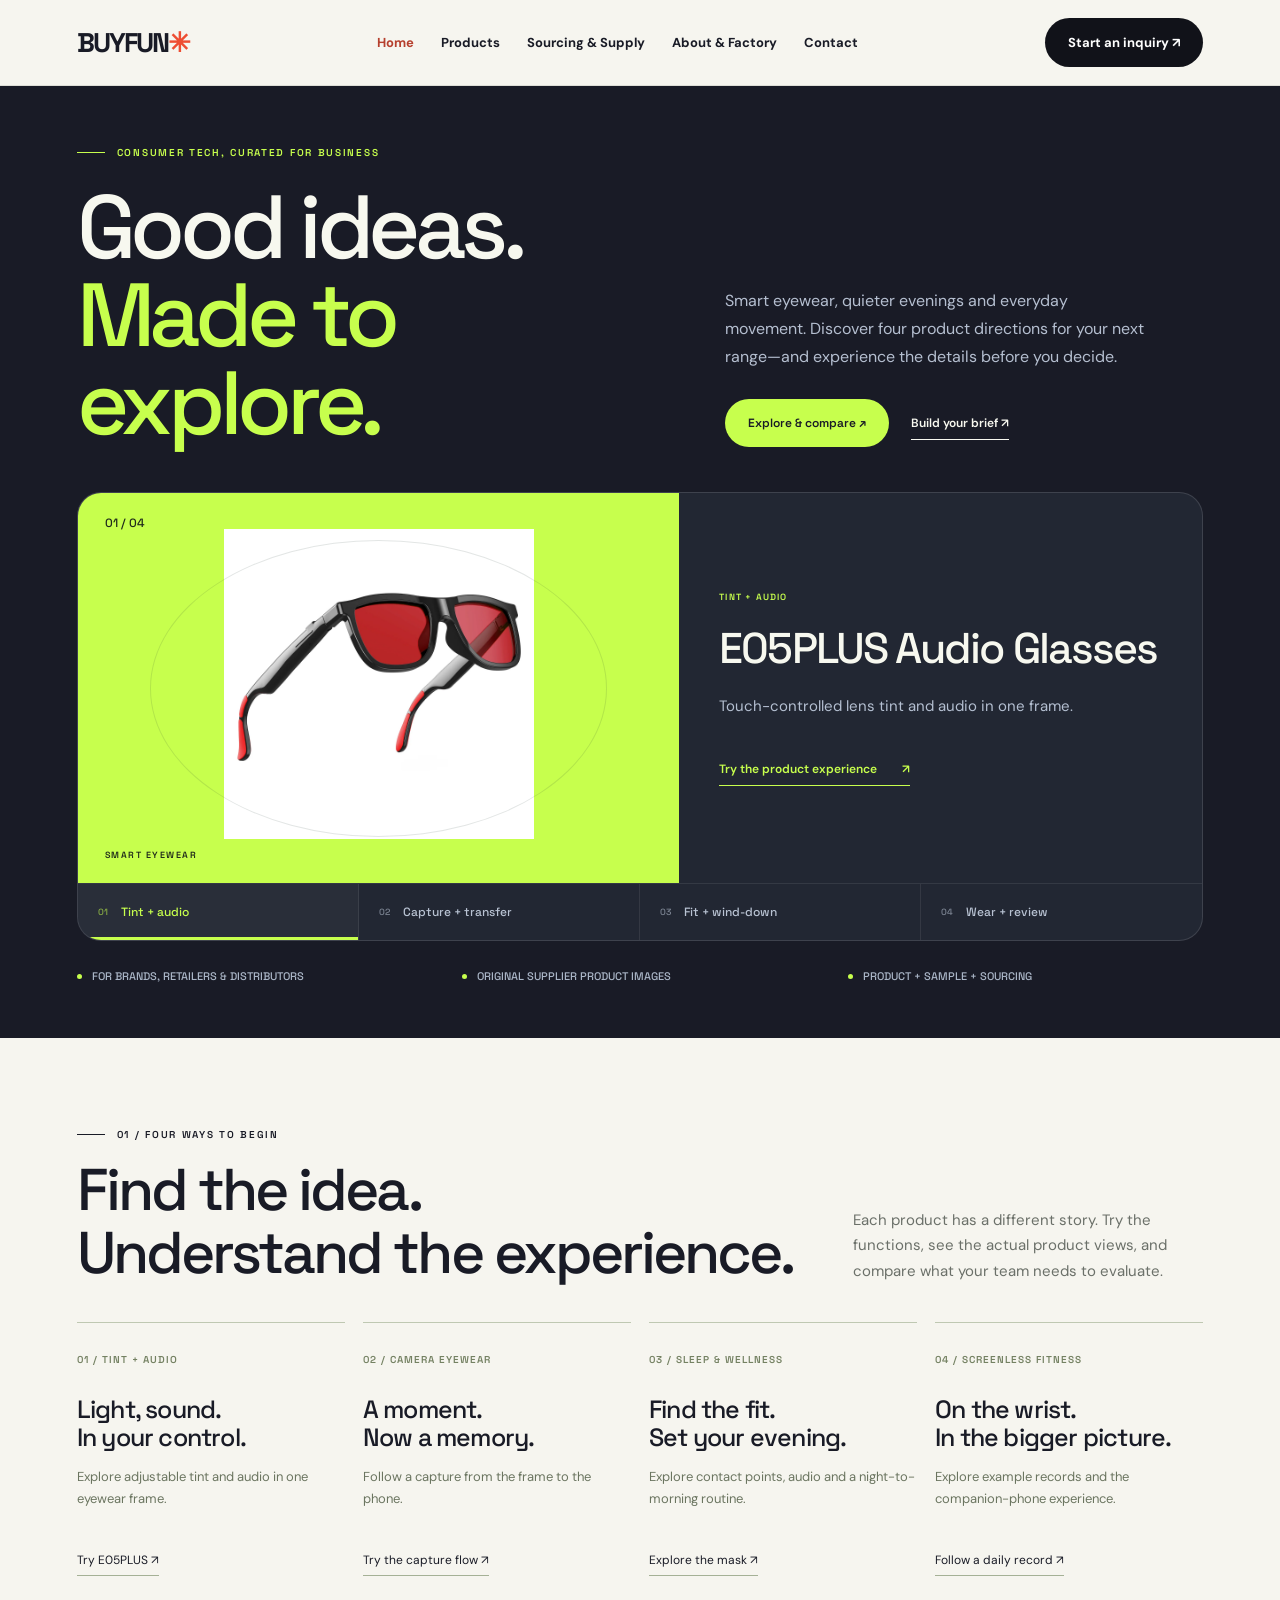
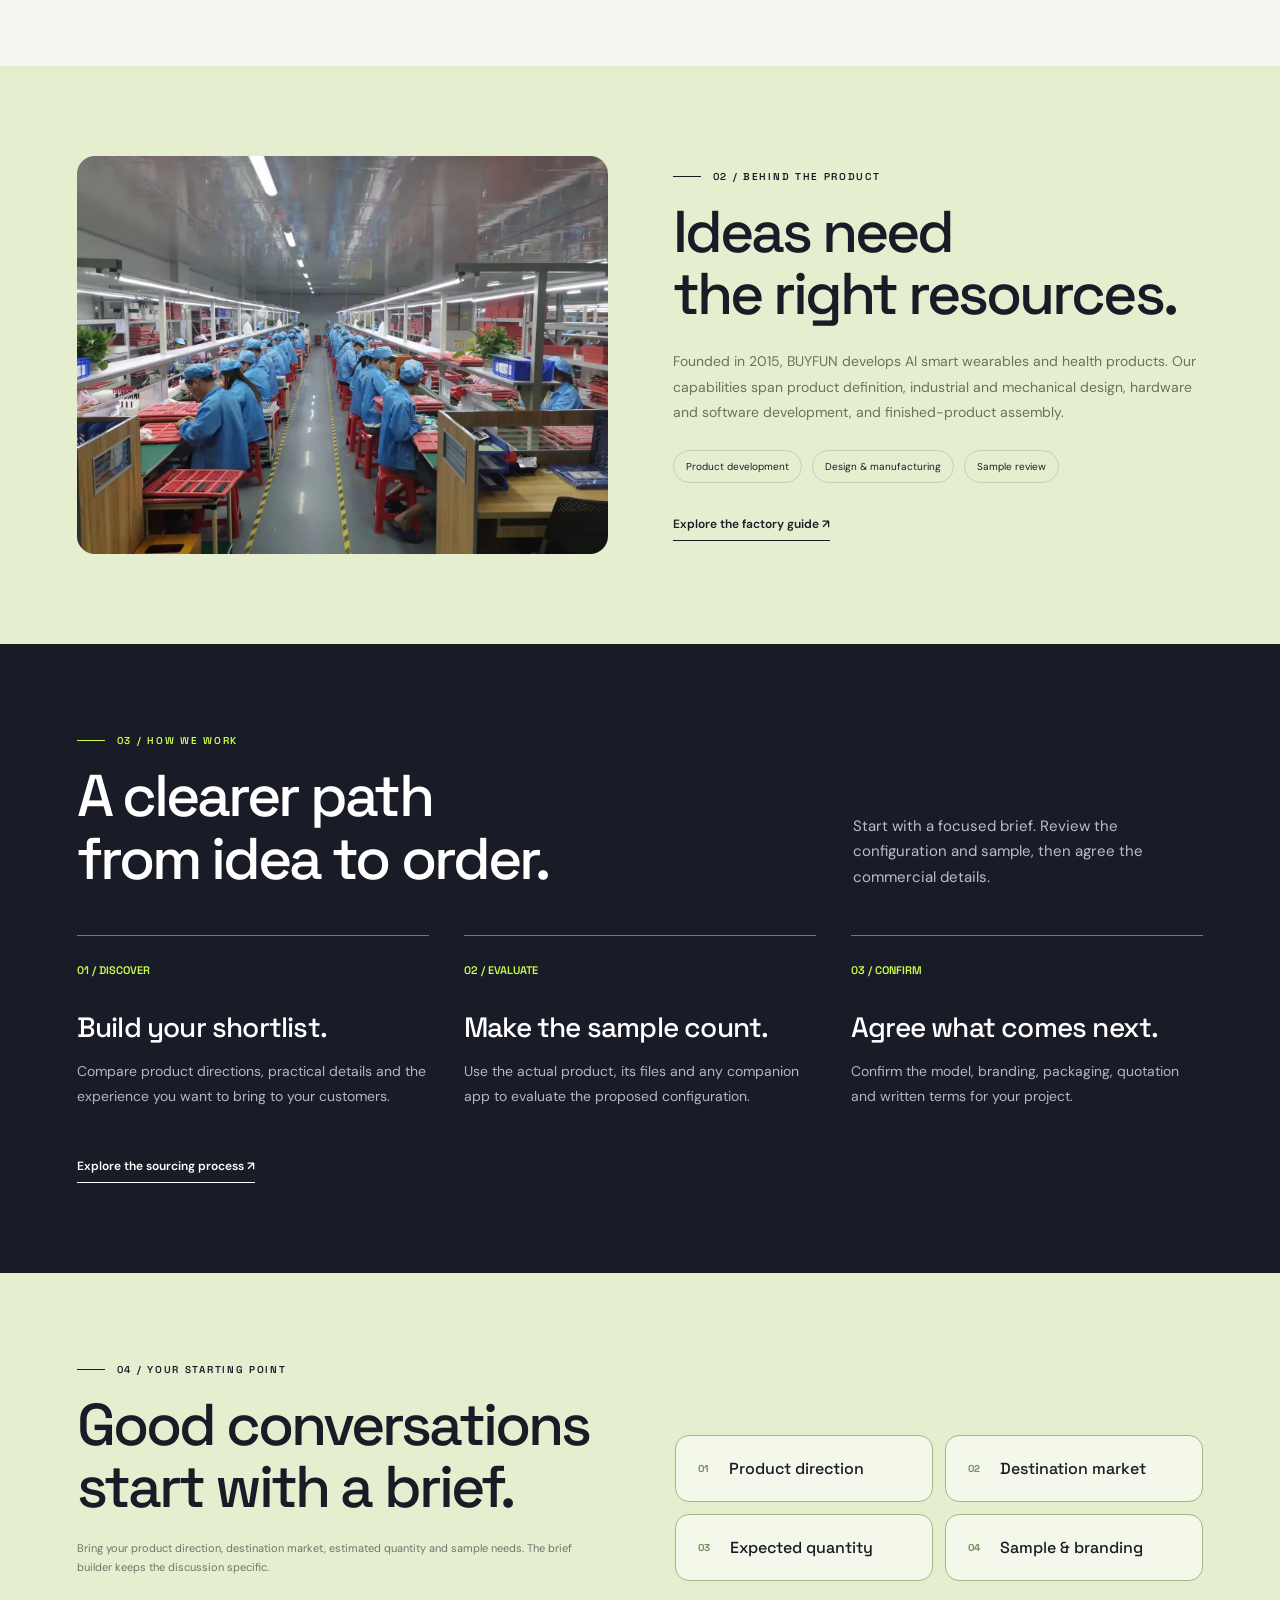
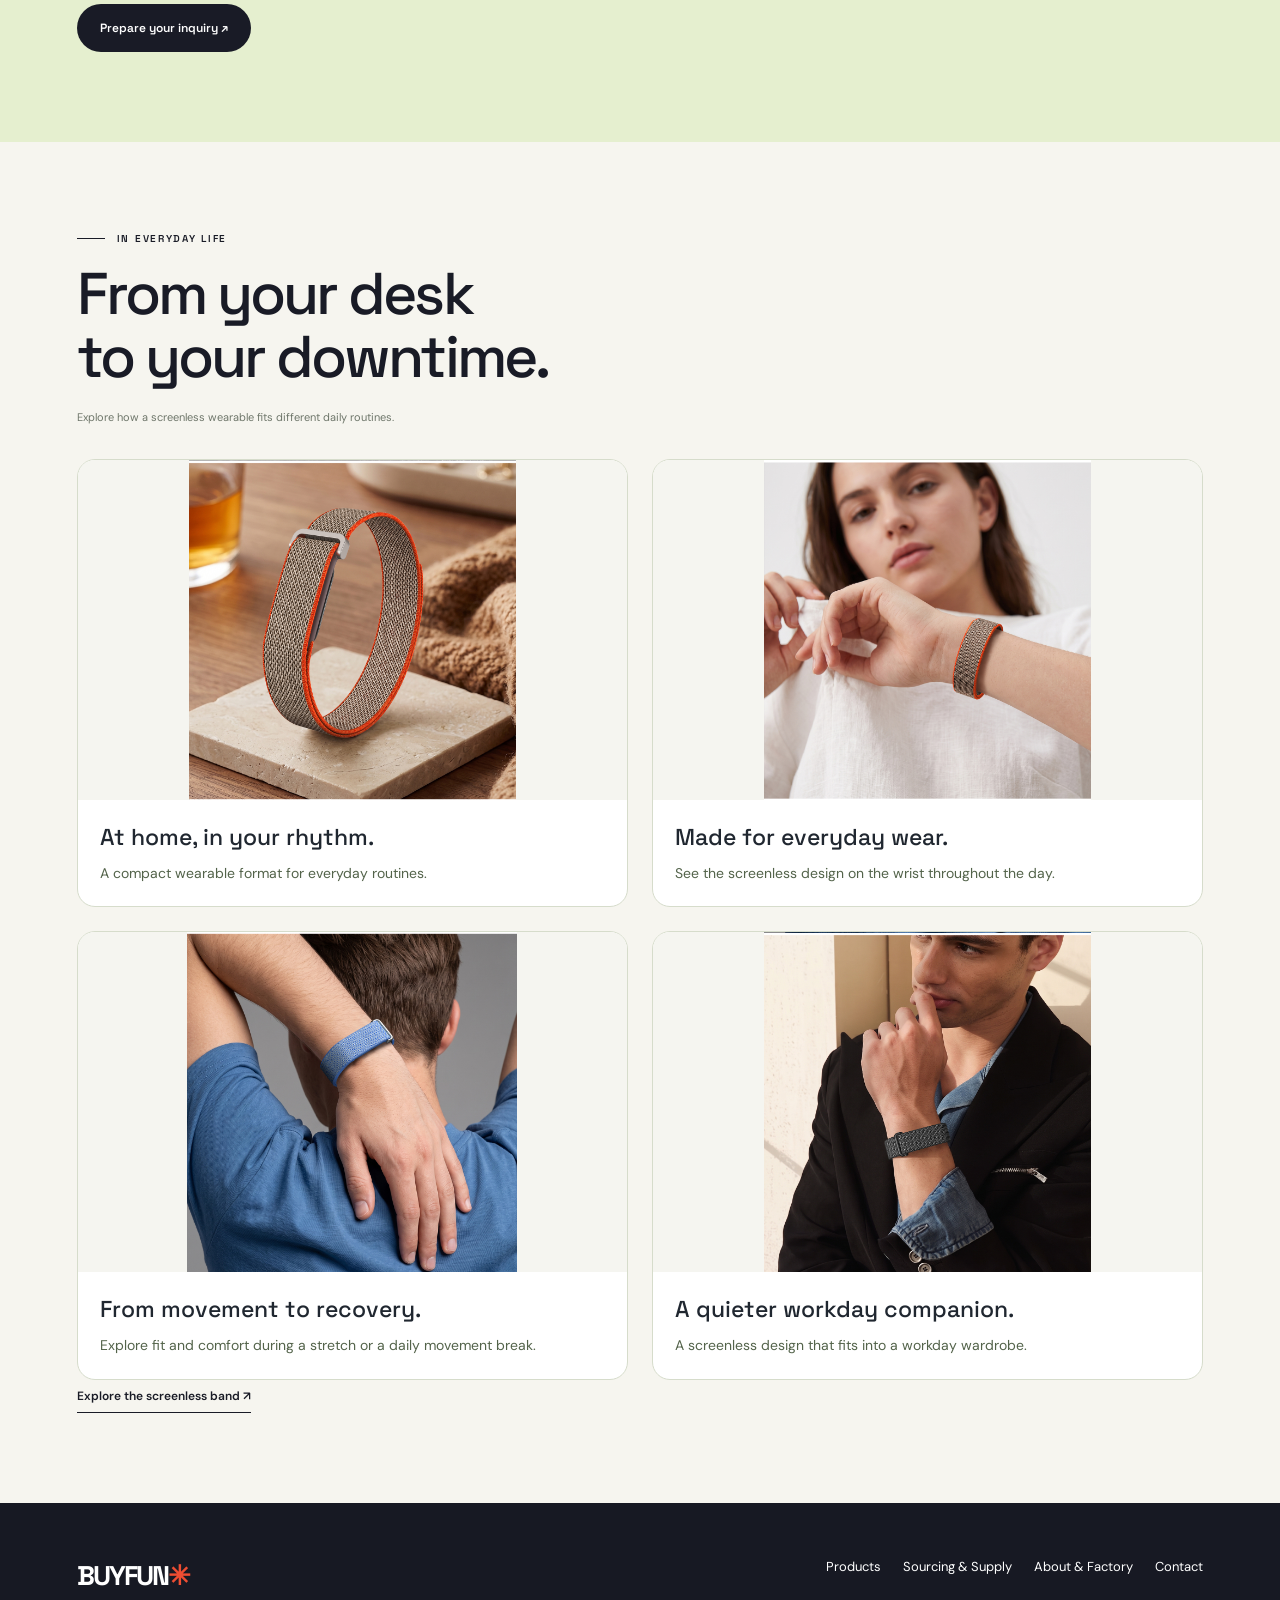
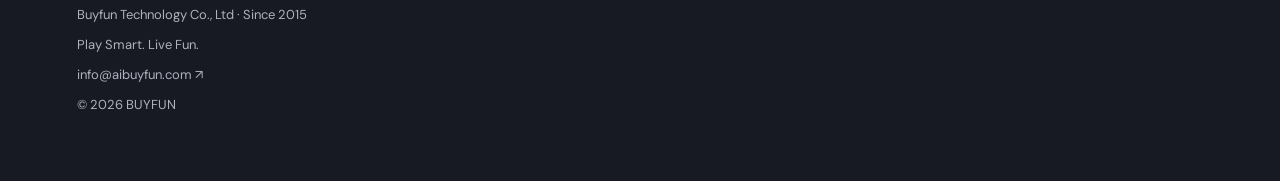
<file: index.html>
<!doctype html><html lang="en"><head><meta charset="utf-8"><meta name="viewport" content="width=device-width,initial-scale=1"><meta name="description" content="Explore smart eyewear, sleep and fitness products for your business. Interactive product guides, supplier resources and sourcing support."><title>BUYFUN | Consumer Tech for Business</title><style>
@import url('https://fonts.googleapis.com/css2?family=DM+Sans:wght@400;500;600;700&family=Space+Grotesk:wght@400;500;600;700&display=swap');*{box-sizing:border-box}html{scroll-behavior:smooth}body{margin:0;background:#f6f5ef;color:#111219;font-family:'DM Sans',Arial,sans-serif}a{color:inherit;text-decoration:none}button,input,textarea,select{font:inherit}button,a{cursor:pointer}.nav{height:78px;display:flex;align-items:center;justify-content:space-between;padding:0 6%;background:#f6f5ef}.logo{font:700 27px 'Space Grotesk',sans-serif;letter-spacing:-2px}.logo span{color:#ee4d32}.links{display:flex;gap:35px;font-size:14px;font-weight:700}.pill{display:inline-flex;align-items:center;justify-content:center;gap:25px;background:#111219;color:white;border:0;border-radius:99px;padding:16px 23px;font-size:13px;font-weight:700}.hero{background:#191b26;color:white;min-height:690px;position:relative;overflow:hidden;padding:94px 6% 60px;display:grid;grid-template-columns:1fr 1fr}.hero:after{content:'';position:absolute;width:570px;height:570px;background:#c7ff4d;border-radius:50%;right:8%;top:45px}.hero-copy{position:relative;z-index:2;max-width:710px}.eyebrow{font-size:11px;letter-spacing:2px;font-weight:700;text-transform:uppercase}.dot{display:inline-block;width:8px;height:8px;border-radius:50%;background:#bafa40;margin-right:10px}.hero h1{font:700 clamp(55px,6.6vw,104px)/.97 'Space Grotesk',sans-serif;letter-spacing:-6px;margin:36px 0 26px}.hero h1 em{font-style:normal;color:#c7ff4d}.hero p{font-size:17px;line-height:1.65;color:#c9cbd0;max-width:450px}.actions{display:flex;gap:12px;margin-top:34px;align-items:center}.light{background:#c7ff4d;color:#111}.outline{border:1px solid #777;background:transparent}.hero-img{position:relative;z-index:1;display:flex;align-items:center;justify-content:center}.hero-img img{width:110%;max-width:750px;object-fit:contain;mix-blend-mode:multiply;transform:rotate(-9deg)}.hero-label{position:absolute;right:8%;bottom:38px;z-index:2;font:600 12px 'Space Grotesk';letter-spacing:1px}.strip{background:#c7ff4d;padding:18px 6%;display:flex;justify-content:space-between;gap:15px;font:700 12px 'Space Grotesk';letter-spacing:1px}.section{padding:112px 6%}.section-head{display:flex;align-items:end;justify-content:space-between;margin-bottom:45px;gap:30px}.section h2{font:700 clamp(42px,5vw,72px)/1.02 'Space Grotesk';letter-spacing:-3px;margin:16px 0}.muted{color:#666a70;line-height:1.65}.section-head p{max-width:310px}.cards{display:grid;grid-template-columns:1fr 1fr;gap:20px}.card{background:white;border-radius:7px;overflow:hidden}.visual{height:360px;display:flex;align-items:center;justify-content:center;position:relative;overflow:hidden}.lime{background:#dcf7ac}.lavender{background:#d7ceff}.peach{background:#ffd1b6}.blue{background:#c7eaf9}.visual img{width:85%;height:90%;object-fit:contain;mix-blend-mode:multiply;transition:transform .4s}.card:hover img{transform:scale(1.05) rotate(-2deg)}.tag{position:absolute;top:20px;left:20px;background:#fff;padding:9px 13px;border-radius:30px;font-size:10px;letter-spacing:1px;font-weight:700}.card-body{padding:27px 30px 30px}.card-body h3{font:700 30px 'Space Grotesk';letter-spacing:-1px;margin:8px 0}.card-body p{color:#666a70;line-height:1.55;min-height:50px}.card-bottom{display:flex;justify-content:space-between;border-top:1px solid #e8e8e8;padding-top:20px;margin-top:23px;font-weight:700;font-size:13px}.small .visual{height:285px}.small h3{font-size:25px}.dark{background:#171923;color:white}.dark .muted{color:#afb1bd}.process{display:grid;grid-template-columns:repeat(3,1fr);gap:45px;margin-top:65px}.process article{border-top:1px solid #777;padding-top:24px}.num{color:#c7ff4d;font:700 14px 'Space Grotesk'}.process h3{font:600 25px 'Space Grotesk';margin:35px 0 12px}.process p{color:#b6b8c2;line-height:1.6}.contact{background:#c7ff4d;display:grid;grid-template-columns:1.1fr 1fr;gap:80px}.contact h2{max-width:620px}.form{background:#fff;padding:30px;border-radius:8px}.row{display:grid;grid-template-columns:1fr 1fr;gap:12px}.form label{display:block;font-size:12px;font-weight:700;margin-bottom:15px}.form input,.form select,.form textarea{width:100%;border:1px solid #ddd;border-radius:5px;padding:13px;margin-top:7px;background:white}.form textarea{resize:vertical;min-height:90px}.form p{font-size:12px;color:#666;line-height:1.5}.footer{padding:45px 6%;display:flex;justify-content:space-between;gap:20px;font-size:12px;color:#777}.footer .logo{color:#111}.toast{font-weight:700;color:#256b26;min-height:20px}.mobile{display:none}@media(max-width:760px){.nav{height:68px}.links{display:none}.nav .pill{padding:12px}.hero{display:block;padding:75px 6% 30px;min-height:0}.hero h1{font-size:58px;letter-spacing:-3px}.hero:after{width:330px;height:330px;right:-50px;top:auto;bottom:20px}.hero-img{height:330px}.hero-img img{width:115%}.hero-label{bottom:20px}.strip{font-size:9px}.strip span:last-child{display:none}.section{padding:75px 6%}.section-head{display:block}.section h2{letter-spacing:-2px}.cards,.contact,.process{grid-template-columns:1fr}.visual{height:280px}.small .visual{height:260px}.process{gap:20px}.process h3{margin-top:18px}.contact{gap:25px}.row{grid-template-columns:1fr}.footer{display:block}.footer p{margin-top:25px}}
</style><link rel="stylesheet" href="assets/pages.css?v=20261117"><link rel="stylesheet" href="assets/site-experience.css?v=20261118-images2"></head><body><header class="site-nav"><a class="logo" href="index.html">BUYFUN<span>✳</span></a><nav class="nav-items" aria-label="Main navigation"><a href="index.html">Home</a><a href="products.html">Products</a><a href="sourcing.html">Sourcing &amp; Supply</a><a href="about.html">About &amp; Factory</a><a href="contact.html">Contact</a></nav><a class="pill nav-cta" href="contact.html">Start an inquiry ↗</a></header><div class="site-read-progress" aria-hidden="true"></div><main><section class="home-new-hero new-hero"><div class="home-hero-top"><div><div class="new-kicker">CONSUMER TECH, CURATED FOR BUSINESS</div><h1><span class="new-hero-word">Good ideas.</span><span class="new-hero-word"><em>Made to explore.</em></span></h1></div><div><p>Smart eyewear, quieter evenings and everyday movement. Discover four product directions for your next range—and experience the details before you decide.</p><div class="new-actions"><a class="new-button" href="products.html">Explore &amp; compare ↗</a><a class="new-text-link" href="sourcing.html#planner">Build your brief ↗</a></div></div></div><div data-site-component="home"><div class="new-fallback">Explore E05PLUS audio glasses, camera glasses, the smart sleep mask and screenless fitness band. <a href="products.html">View all four products →</a></div></div><div class="home-value-strip"><div><i></i>FOR BRANDS, RETAILERS &amp; DISTRIBUTORS</div><div><i></i>ORIGINAL SUPPLIER PRODUCT IMAGES</div><div><i></i>PRODUCT + SAMPLE + SOURCING</div></div></section><section class="new-section" id="collection"><div class="new-section-head"><div><div class="new-kicker">01 / FOUR WAYS TO BEGIN</div><h2>Find the idea.<br>Understand the experience.</h2></div><p>Each product has a different story. Try the functions, see the actual product views, and compare what your team needs to evaluate.</p></div><div class="collection-tiles"><article class="collection-tile"><span>01 / TINT + AUDIO</span><h3>Light, sound.<br>In your control.</h3><p>Explore adjustable tint and audio in one eyewear frame.</p><a href="e05c.html#features">Try E05PLUS ↗</a></article><article class="collection-tile"><span>02 / CAMERA EYEWEAR</span><h3>A moment.<br>Now a memory.</h3><p>Follow a capture from the frame to the phone.</p><a href="e09.html#features">Try the capture flow ↗</a></article><article class="collection-tile"><span>03 / SLEEP &amp; WELLNESS</span><h3>Find the fit.<br>Set your evening.</h3><p>Explore contact points, audio and a night-to-morning routine.</p><a href="sleep.html#features">Explore the mask ↗</a></article><article class="collection-tile"><span>04 / SCREENLESS FITNESS</span><h3>On the wrist.<br>In the bigger picture.</h3><p>Explore example records and the companion-phone experience.</p><a href="g68.html#features">Follow a daily record ↗</a></article></div></section><section class="new-section soft-section"><div class="home-factory"><img loading="lazy" src="assets/factory-line.webp" alt="Production line from the BUYFUN company introduction"><div><div class="new-kicker">02 / BEHIND THE PRODUCT</div><h2 class="new-title">Ideas need<br>the right resources.</h2><p>Founded in 2015, BUYFUN develops AI smart wearables and health products. Our capabilities span product definition, industrial and mechanical design, hardware and software development, and finished-product assembly.</p><div class="proof-points"><span>Product development</span><span>Design &amp; manufacturing</span><span>Sample review</span></div><a class="new-text-link" href="about.html#factory-tour">Explore the factory guide ↗</a></div></div></section><section class="new-section business-dark"><div class="new-section-head"><div><div class="new-kicker">03 / HOW WE WORK</div><h2>A clearer path<br>from idea to order.</h2></div><p>Start with a focused brief. Review the configuration and sample, then agree the commercial details.</p></div><div class="home-path"><article><span>01 / DISCOVER</span><h3>Build your shortlist.</h3><p>Compare product directions, practical details and the experience you want to bring to your customers.</p></article><article><span>02 / EVALUATE</span><h3>Make the sample count.</h3><p>Use the actual product, its files and any companion app to evaluate the proposed configuration.</p></article><article><span>03 / CONFIRM</span><h3>Agree what comes next.</h3><p>Confirm the model, branding, packaging, quotation and written terms for your project.</p></article></div><div class="new-actions"><a class="new-text-link" href="sourcing.html">Explore the sourcing process ↗</a></div></section><section class="new-section soft-section"><div class="home-brief-teaser"><div><div class="new-kicker">04 / YOUR STARTING POINT</div><h2 class="new-title">Good conversations<br>start with a brief.</h2><p class="source-note">Bring your product direction, destination market, estimated quantity and sample needs. The brief builder keeps the discussion specific.</p><div class="new-actions"><a class="new-button dark-button" href="contact.html#contact">Prepare your inquiry ↗</a></div></div><div class="brief-fields-list"><span><b>01</b>Product direction</span><span><b>02</b>Destination market</span><span><b>03</b>Expected quantity</span><span><b>04</b>Sample &amp; branding</span></div></div></section><section class="new-section"><div class="new-kicker">IN EVERYDAY LIFE</div><h2 class="new-title">From your desk<br>to your downtime.</h2><p class="source-note">Explore how a screenless wearable fits different daily routines.</p><div class="extra-scenes"><figure><img loading="lazy" src="assets/scenes/band-at-home.jpg" alt="Supplier lifestyle photograph: At home, in your rhythm."><figcaption><strong>At home, in your rhythm.</strong>A compact wearable format for everyday routines.</figcaption></figure><figure><img loading="lazy" src="assets/scenes/band-daily-wear.jpg" alt="Supplier lifestyle photograph: Made for everyday wear."><figcaption><strong>Made for everyday wear.</strong>See the screenless design on the wrist throughout the day.</figcaption></figure><figure><img loading="lazy" src="assets/scenes/band-stretching.jpg" alt="Supplier lifestyle photograph: From movement to recovery."><figcaption><strong>From movement to recovery.</strong>Explore fit and comfort during a stretch or a daily movement break.</figcaption></figure><figure><img loading="lazy" src="assets/scenes/band-at-work.jpg" alt="Supplier lifestyle photograph: A quieter workday companion."><figcaption><strong>A quieter workday companion.</strong>A screenless design that fits into a workday wardrobe.</figcaption></figure></div><a class="new-text-link" href="g68.html#scenes">Explore the screenless band ↗</a></section></main><footer class="site-footer"><div><a class="logo" href="index.html" style="color:white">BUYFUN<span>✳</span></a><p>Buyfun Technology Co., Ltd · Since 2015</p><p>Play Smart. Live Fun.</p><p><a href="mailto:info@aibuyfun.com">info@aibuyfun.com ↗</a></p><p>© 2026 BUYFUN</p></div><div class="footer-links"><a href="products.html">Products</a><a href="sourcing.html">Sourcing &amp; Supply</a><a href="about.html">About &amp; Factory</a><a href="contact.html">Contact</a></div></footer><script src="assets/site-experience.js?v=20261118-images2" defer></script></body></html>
</file>
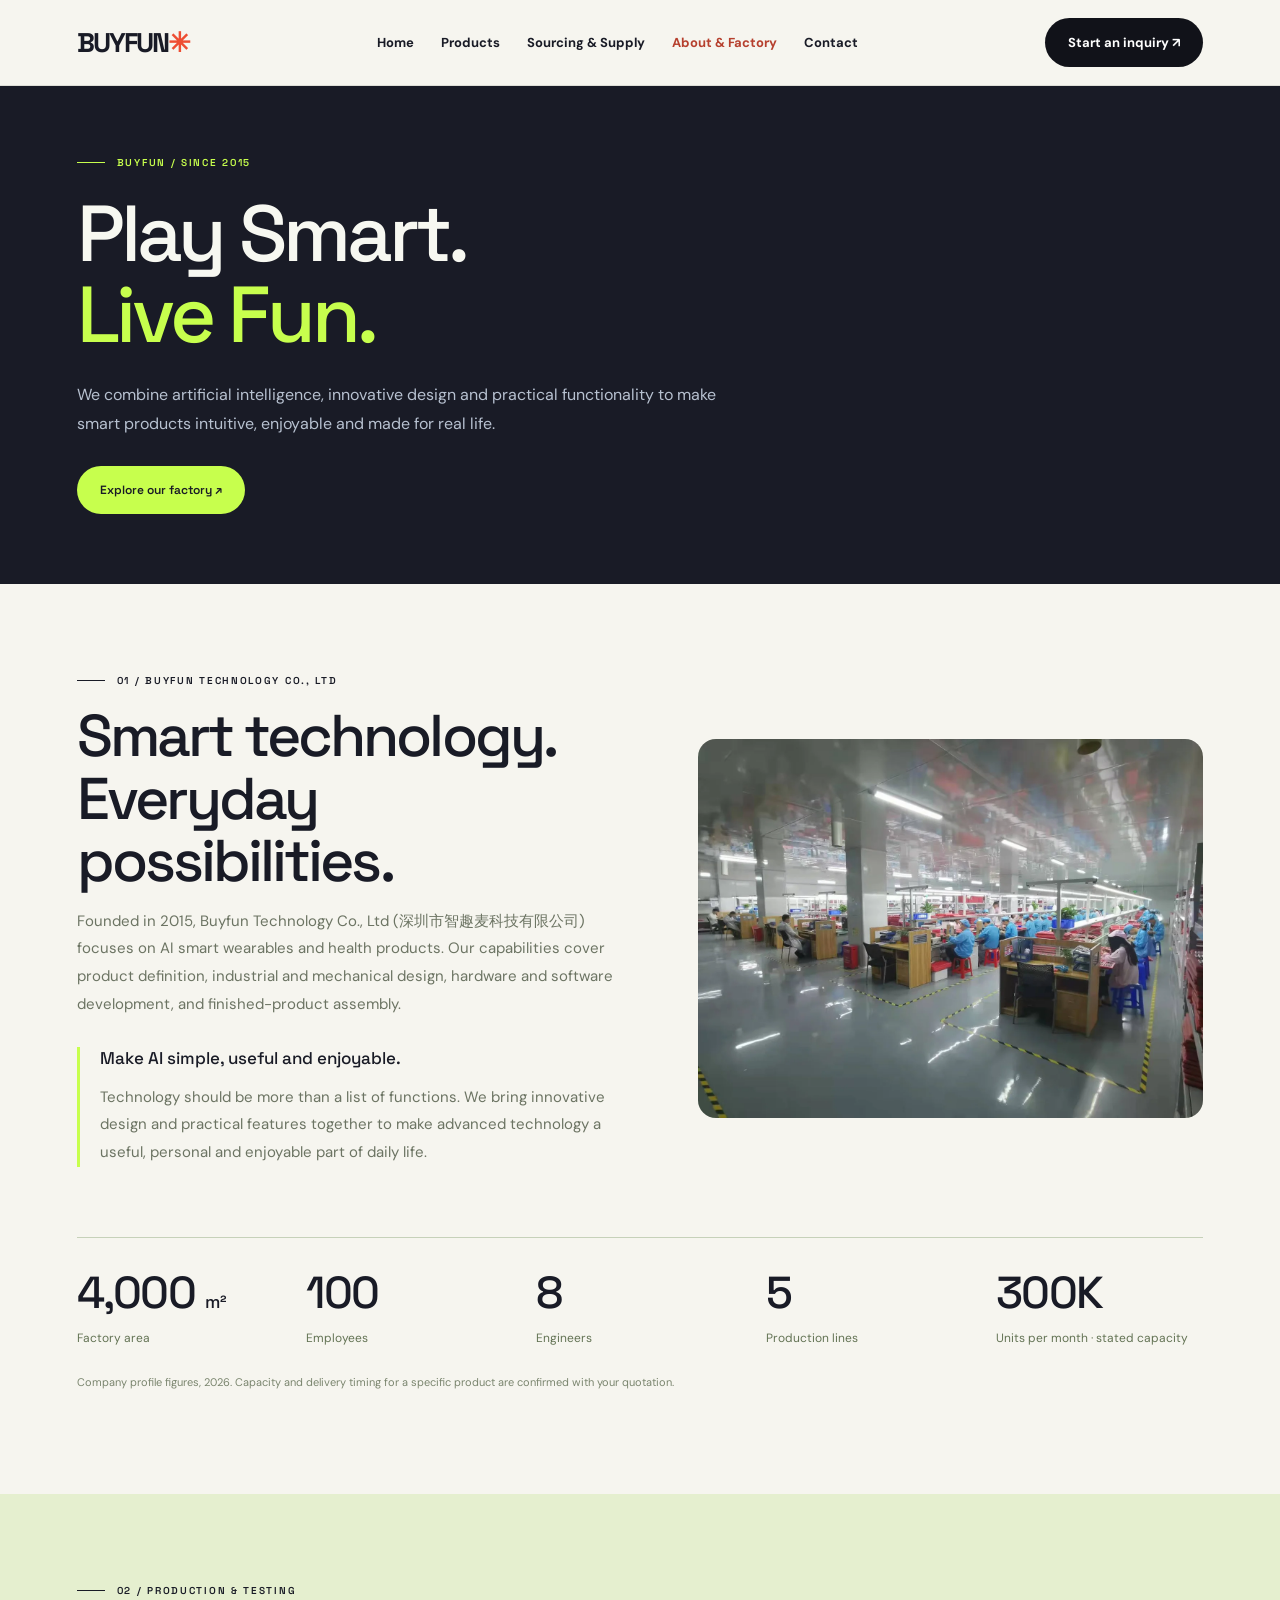
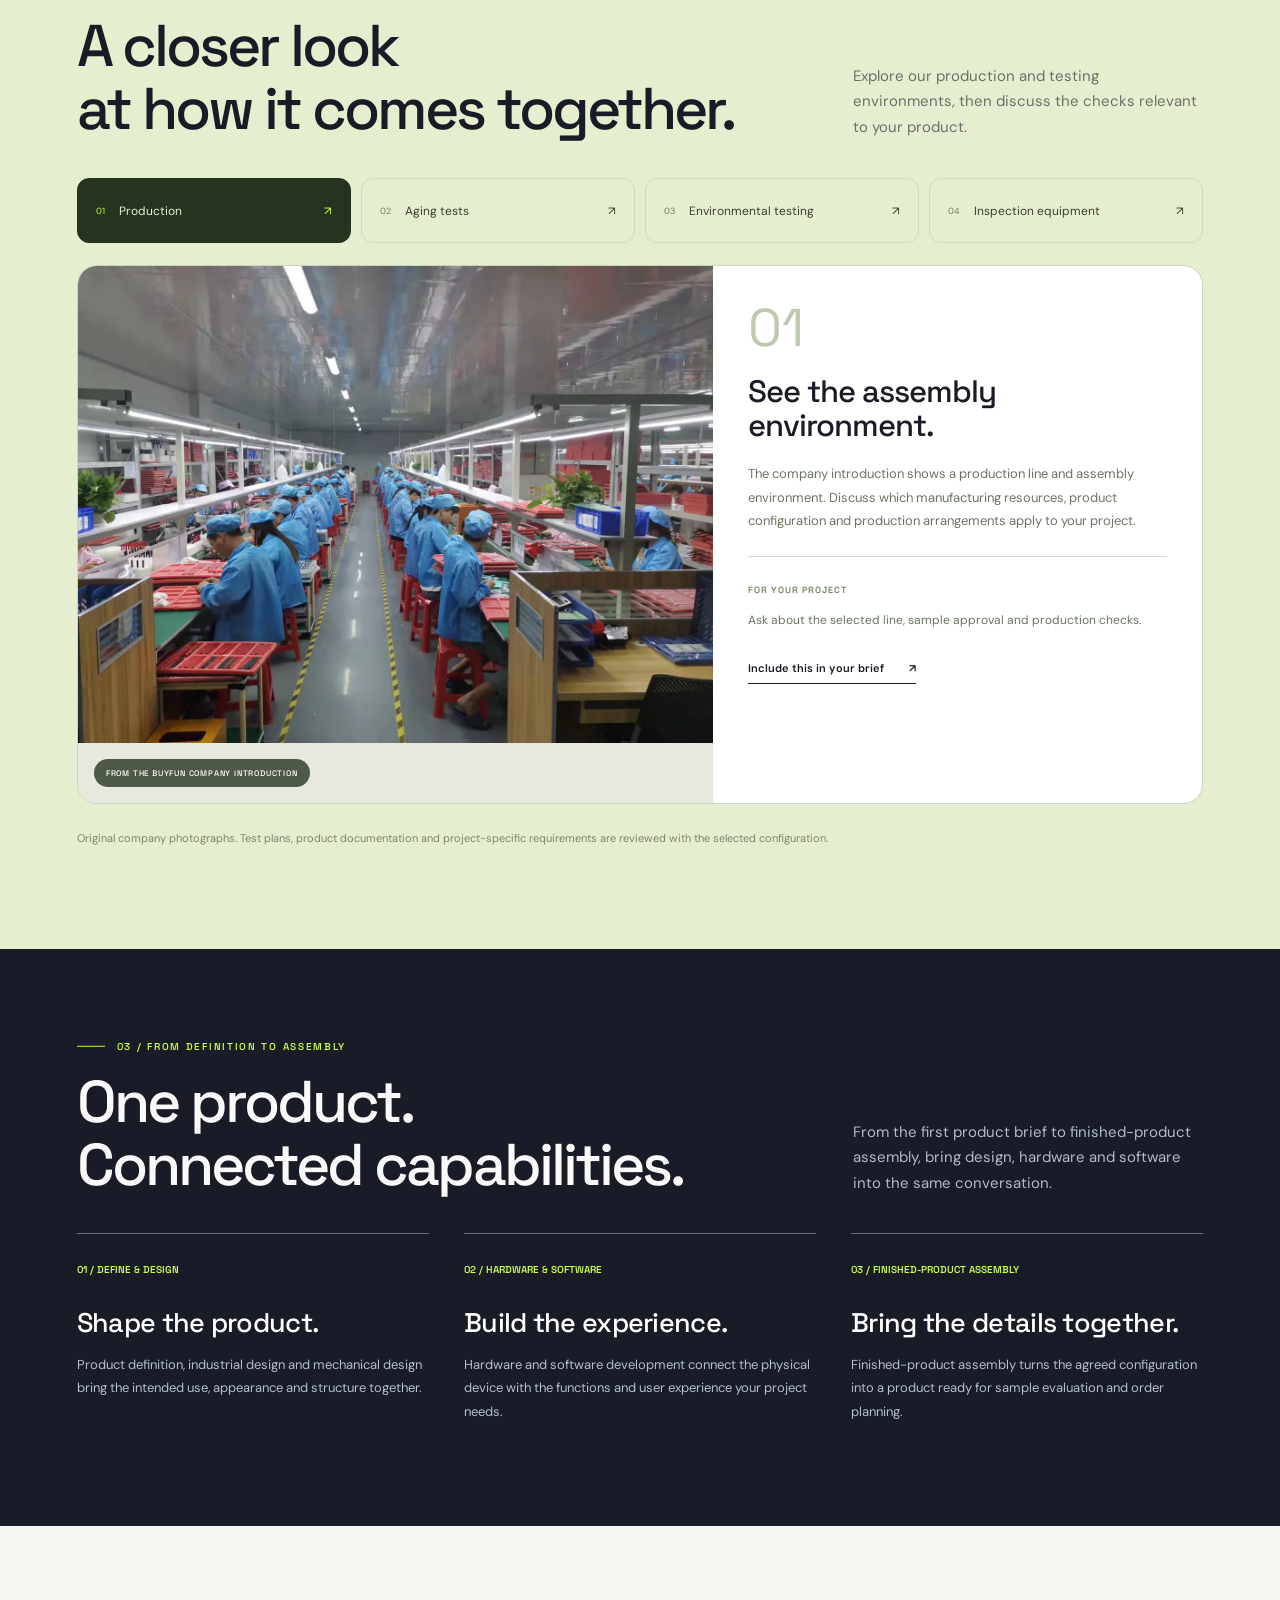
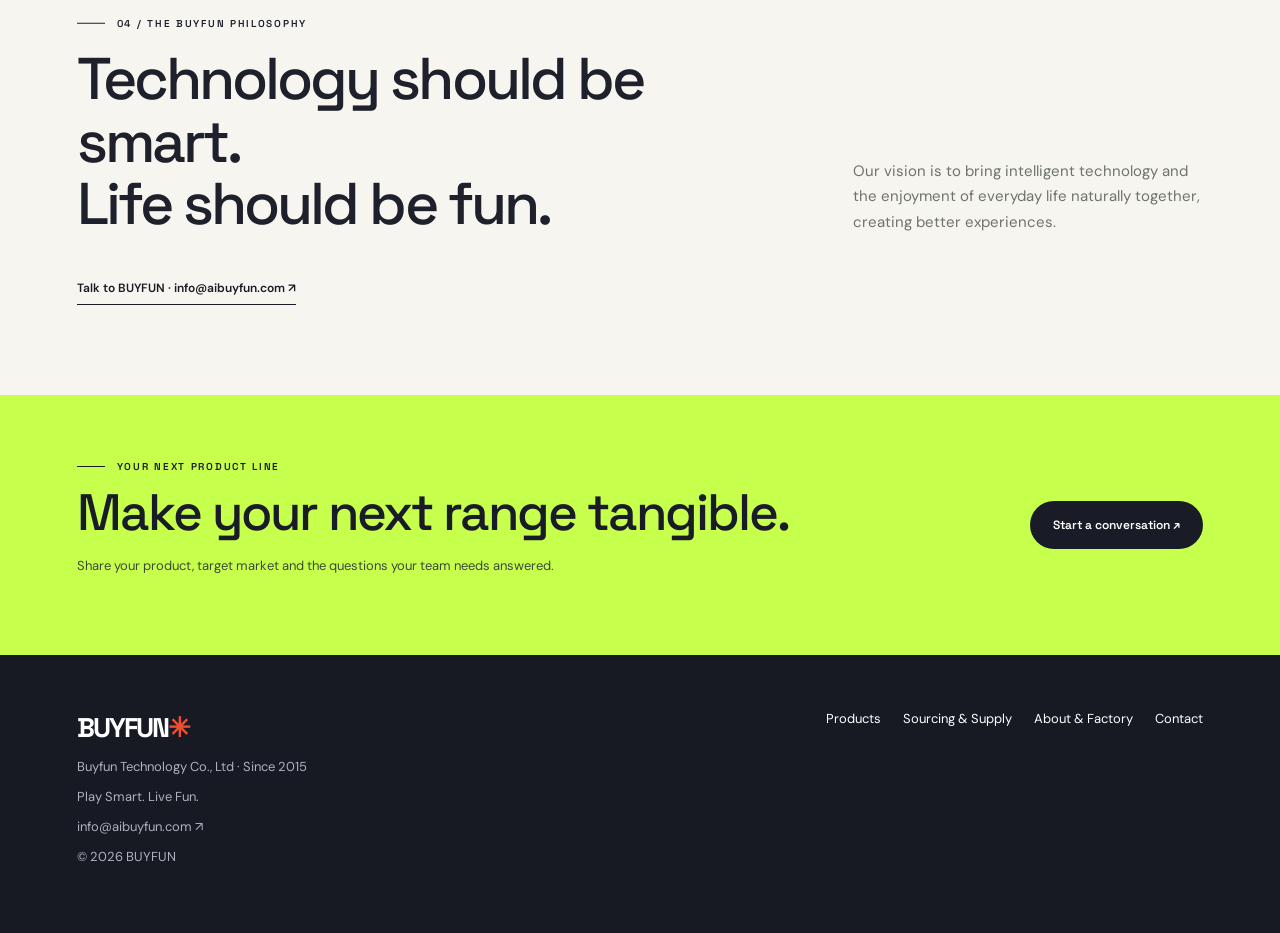
<file: about.html>
<!doctype html><html lang="en"><head><meta charset="utf-8"><meta name="viewport" content="width=device-width,initial-scale=1"><meta name="description" content="Founded in 2015, Buyfun Technology develops AI smart wearables and health products, from product definition and design to development and assembly."><title>About BUYFUN | AI Wearables, Design & Manufacturing</title><style>
@import url('https://fonts.googleapis.com/css2?family=DM+Sans:wght@400;500;600;700&family=Space+Grotesk:wght@400;500;600;700&display=swap');*{box-sizing:border-box}html{scroll-behavior:smooth}body{margin:0;background:#f6f5ef;color:#111219;font-family:'DM Sans',Arial,sans-serif}a{color:inherit;text-decoration:none}button,input,textarea,select{font:inherit}button,a{cursor:pointer}.nav{height:78px;display:flex;align-items:center;justify-content:space-between;padding:0 6%;background:#f6f5ef}.logo{font:700 27px 'Space Grotesk',sans-serif;letter-spacing:-2px}.logo span{color:#ee4d32}.links{display:flex;gap:35px;font-size:14px;font-weight:700}.pill{display:inline-flex;align-items:center;justify-content:center;gap:25px;background:#111219;color:white;border:0;border-radius:99px;padding:16px 23px;font-size:13px;font-weight:700}.hero{background:#191b26;color:white;min-height:690px;position:relative;overflow:hidden;padding:94px 6% 60px;display:grid;grid-template-columns:1fr 1fr}.hero:after{content:'';position:absolute;width:570px;height:570px;background:#c7ff4d;border-radius:50%;right:8%;top:45px}.hero-copy{position:relative;z-index:2;max-width:710px}.eyebrow{font-size:11px;letter-spacing:2px;font-weight:700;text-transform:uppercase}.dot{display:inline-block;width:8px;height:8px;border-radius:50%;background:#bafa40;margin-right:10px}.hero h1{font:700 clamp(55px,6.6vw,104px)/.97 'Space Grotesk',sans-serif;letter-spacing:-6px;margin:36px 0 26px}.hero h1 em{font-style:normal;color:#c7ff4d}.hero p{font-size:17px;line-height:1.65;color:#c9cbd0;max-width:450px}.actions{display:flex;gap:12px;margin-top:34px;align-items:center}.light{background:#c7ff4d;color:#111}.outline{border:1px solid #777;background:transparent}.hero-img{position:relative;z-index:1;display:flex;align-items:center;justify-content:center}.hero-img img{width:110%;max-width:750px;object-fit:contain;mix-blend-mode:multiply;transform:rotate(-9deg)}.hero-label{position:absolute;right:8%;bottom:38px;z-index:2;font:600 12px 'Space Grotesk';letter-spacing:1px}.strip{background:#c7ff4d;padding:18px 6%;display:flex;justify-content:space-between;gap:15px;font:700 12px 'Space Grotesk';letter-spacing:1px}.section{padding:112px 6%}.section-head{display:flex;align-items:end;justify-content:space-between;margin-bottom:45px;gap:30px}.section h2{font:700 clamp(42px,5vw,72px)/1.02 'Space Grotesk';letter-spacing:-3px;margin:16px 0}.muted{color:#666a70;line-height:1.65}.section-head p{max-width:310px}.cards{display:grid;grid-template-columns:1fr 1fr;gap:20px}.card{background:white;border-radius:7px;overflow:hidden}.visual{height:360px;display:flex;align-items:center;justify-content:center;position:relative;overflow:hidden}.lime{background:#dcf7ac}.lavender{background:#d7ceff}.peach{background:#ffd1b6}.blue{background:#c7eaf9}.visual img{width:85%;height:90%;object-fit:contain;mix-blend-mode:multiply;transition:transform .4s}.card:hover img{transform:scale(1.05) rotate(-2deg)}.tag{position:absolute;top:20px;left:20px;background:#fff;padding:9px 13px;border-radius:30px;font-size:10px;letter-spacing:1px;font-weight:700}.card-body{padding:27px 30px 30px}.card-body h3{font:700 30px 'Space Grotesk';letter-spacing:-1px;margin:8px 0}.card-body p{color:#666a70;line-height:1.55;min-height:50px}.card-bottom{display:flex;justify-content:space-between;border-top:1px solid #e8e8e8;padding-top:20px;margin-top:23px;font-weight:700;font-size:13px}.small .visual{height:285px}.small h3{font-size:25px}.dark{background:#171923;color:white}.dark .muted{color:#afb1bd}.process{display:grid;grid-template-columns:repeat(3,1fr);gap:45px;margin-top:65px}.process article{border-top:1px solid #777;padding-top:24px}.num{color:#c7ff4d;font:700 14px 'Space Grotesk'}.process h3{font:600 25px 'Space Grotesk';margin:35px 0 12px}.process p{color:#b6b8c2;line-height:1.6}.contact{background:#c7ff4d;display:grid;grid-template-columns:1.1fr 1fr;gap:80px}.contact h2{max-width:620px}.form{background:#fff;padding:30px;border-radius:8px}.row{display:grid;grid-template-columns:1fr 1fr;gap:12px}.form label{display:block;font-size:12px;font-weight:700;margin-bottom:15px}.form input,.form select,.form textarea{width:100%;border:1px solid #ddd;border-radius:5px;padding:13px;margin-top:7px;background:white}.form textarea{resize:vertical;min-height:90px}.form p{font-size:12px;color:#666;line-height:1.5}.footer{padding:45px 6%;display:flex;justify-content:space-between;gap:20px;font-size:12px;color:#777}.footer .logo{color:#111}.toast{font-weight:700;color:#256b26;min-height:20px}.mobile{display:none}@media(max-width:760px){.nav{height:68px}.links{display:none}.nav .pill{padding:12px}.hero{display:block;padding:75px 6% 30px;min-height:0}.hero h1{font-size:58px;letter-spacing:-3px}.hero:after{width:330px;height:330px;right:-50px;top:auto;bottom:20px}.hero-img{height:330px}.hero-img img{width:115%}.hero-label{bottom:20px}.strip{font-size:9px}.strip span:last-child{display:none}.section{padding:75px 6%}.section-head{display:block}.section h2{letter-spacing:-2px}.cards,.contact,.process{grid-template-columns:1fr}.visual{height:280px}.small .visual{height:260px}.process{gap:20px}.process h3{margin-top:18px}.contact{gap:25px}.row{grid-template-columns:1fr}.footer{display:block}.footer p{margin-top:25px}}
</style><link rel="stylesheet" href="assets/pages.css?v=20261117"><link rel="stylesheet" href="assets/site-experience.css?v=20261118-images2"></head><body><header class="site-nav"><a class="logo" href="index.html">BUYFUN<span>✳</span></a><nav class="nav-items" aria-label="Main navigation"><a href="index.html">Home</a><a href="products.html">Products</a><a href="sourcing.html">Sourcing &amp; Supply</a><a href="about.html">About &amp; Factory</a><a href="contact.html">Contact</a></nav><a class="pill nav-cta" href="contact.html">Start an inquiry ↗</a></header><div class="site-read-progress" aria-hidden="true"></div><main><section class="compact-new-hero"><div class="new-kicker">BUYFUN / SINCE 2015</div><h1>Play Smart.<br><em>Live Fun.</em></h1><p>We combine artificial intelligence, innovative design and practical functionality to make smart products intuitive, enjoyable and made for real life.</p><div class="new-actions"><a class="new-button" href="#factory-tour">Explore our factory ↗</a></div></section><section class="new-section"><div class="about-intro"><div><div class="new-kicker">01 / BUYFUN TECHNOLOGY CO., LTD</div><h2 class="new-title">Smart technology.<br>Everyday possibilities.</h2><p>Founded in 2015, Buyfun Technology Co., Ltd (深圳市智趣麦科技有限公司) focuses on AI smart wearables and health products. Our capabilities cover product definition, industrial and mechanical design, hardware and software development, and finished-product assembly.</p><div class="source-evidence"><strong>Make AI simple, useful and enjoyable.</strong><p>Technology should be more than a list of functions. We bring innovative design and practical features together to make advanced technology a useful, personal and enjoyable part of daily life.</p></div></div><img loading="lazy" src="assets/factory-floor.webp" alt="BUYFUN production floor from the company introduction"></div><div class="company-stats" aria-label="Company and factory profile"><div><strong>4,000 <small>m²</small></strong><span>Factory area</span></div><div><strong>100</strong><span>Employees</span></div><div><strong>8</strong><span>Engineers</span></div><div><strong>5</strong><span>Production lines</span></div><div><strong>300K</strong><span>Units per month · stated capacity</span></div></div><p class="site-source-note">Company profile figures, 2026. Capacity and delivery timing for a specific product are confirmed with your quotation.</p></section><section class="new-section soft-section" id="factory-tour"><div class="new-section-head"><div><div class="new-kicker">02 / PRODUCTION & TESTING</div><h2>A closer look<br>at how it comes together.</h2></div><p>Explore our production and testing environments, then discuss the checks relevant to your product.</p></div><div data-site-component="factory"><div class="new-fallback">Explore production, aging tests, environmental testing and inspection equipment. Contact info@aibuyfun.com for details about your selected product.</div></div><p class="site-source-note">Original company photographs. Test plans, product documentation and project-specific requirements are reviewed with the selected configuration.</p></section><section class="new-section business-dark"><div class="new-section-head"><div><div class="new-kicker">03 / FROM DEFINITION TO ASSEMBLY</div><h2>One product.<br>Connected capabilities.</h2></div><p>From the first product brief to finished-product assembly, bring design, hardware and software into the same conversation.</p></div><div class="capability-grid"><article><span>01 / DEFINE &amp; DESIGN</span><h3>Shape the product.</h3><p>Product definition, industrial design and mechanical design bring the intended use, appearance and structure together.</p></article><article><span>02 / HARDWARE &amp; SOFTWARE</span><h3>Build the experience.</h3><p>Hardware and software development connect the physical device with the functions and user experience your project needs.</p></article><article><span>03 / FINISHED-PRODUCT ASSEMBLY</span><h3>Bring the details together.</h3><p>Finished-product assembly turns the agreed configuration into a product ready for sample evaluation and order planning.</p></article></div></section><section class="new-section"><div class="new-section-head"><div><div class="new-kicker">04 / THE BUYFUN PHILOSOPHY</div><h2>Technology should be smart.<br>Life should be fun.</h2></div><p>Our vision is to bring intelligent technology and the enjoyment of everyday life naturally together, creating better experiences.</p></div><a class="new-text-link" href="mailto:info@aibuyfun.com">Talk to BUYFUN · info@aibuyfun.com ↗</a></section><section class="new-cta"><div><div class="new-kicker">YOUR NEXT PRODUCT LINE</div><h2>Make your next range tangible.</h2><p>Share your product, target market and the questions your team needs answered.</p></div><a class="new-button dark-button" href="contact.html#contact">Start a conversation ↗</a></section></main><footer class="site-footer"><div><a class="logo" href="index.html" style="color:white">BUYFUN<span>✳</span></a><p>Buyfun Technology Co., Ltd · Since 2015</p><p>Play Smart. Live Fun.</p><p><a href="mailto:info@aibuyfun.com">info@aibuyfun.com ↗</a></p><p>© 2026 BUYFUN</p></div><div class="footer-links"><a href="products.html">Products</a><a href="sourcing.html">Sourcing &amp; Supply</a><a href="about.html">About &amp; Factory</a><a href="contact.html">Contact</a></div></footer><script src="assets/site-experience.js?v=20261118-images2" defer></script></body></html>
</file>
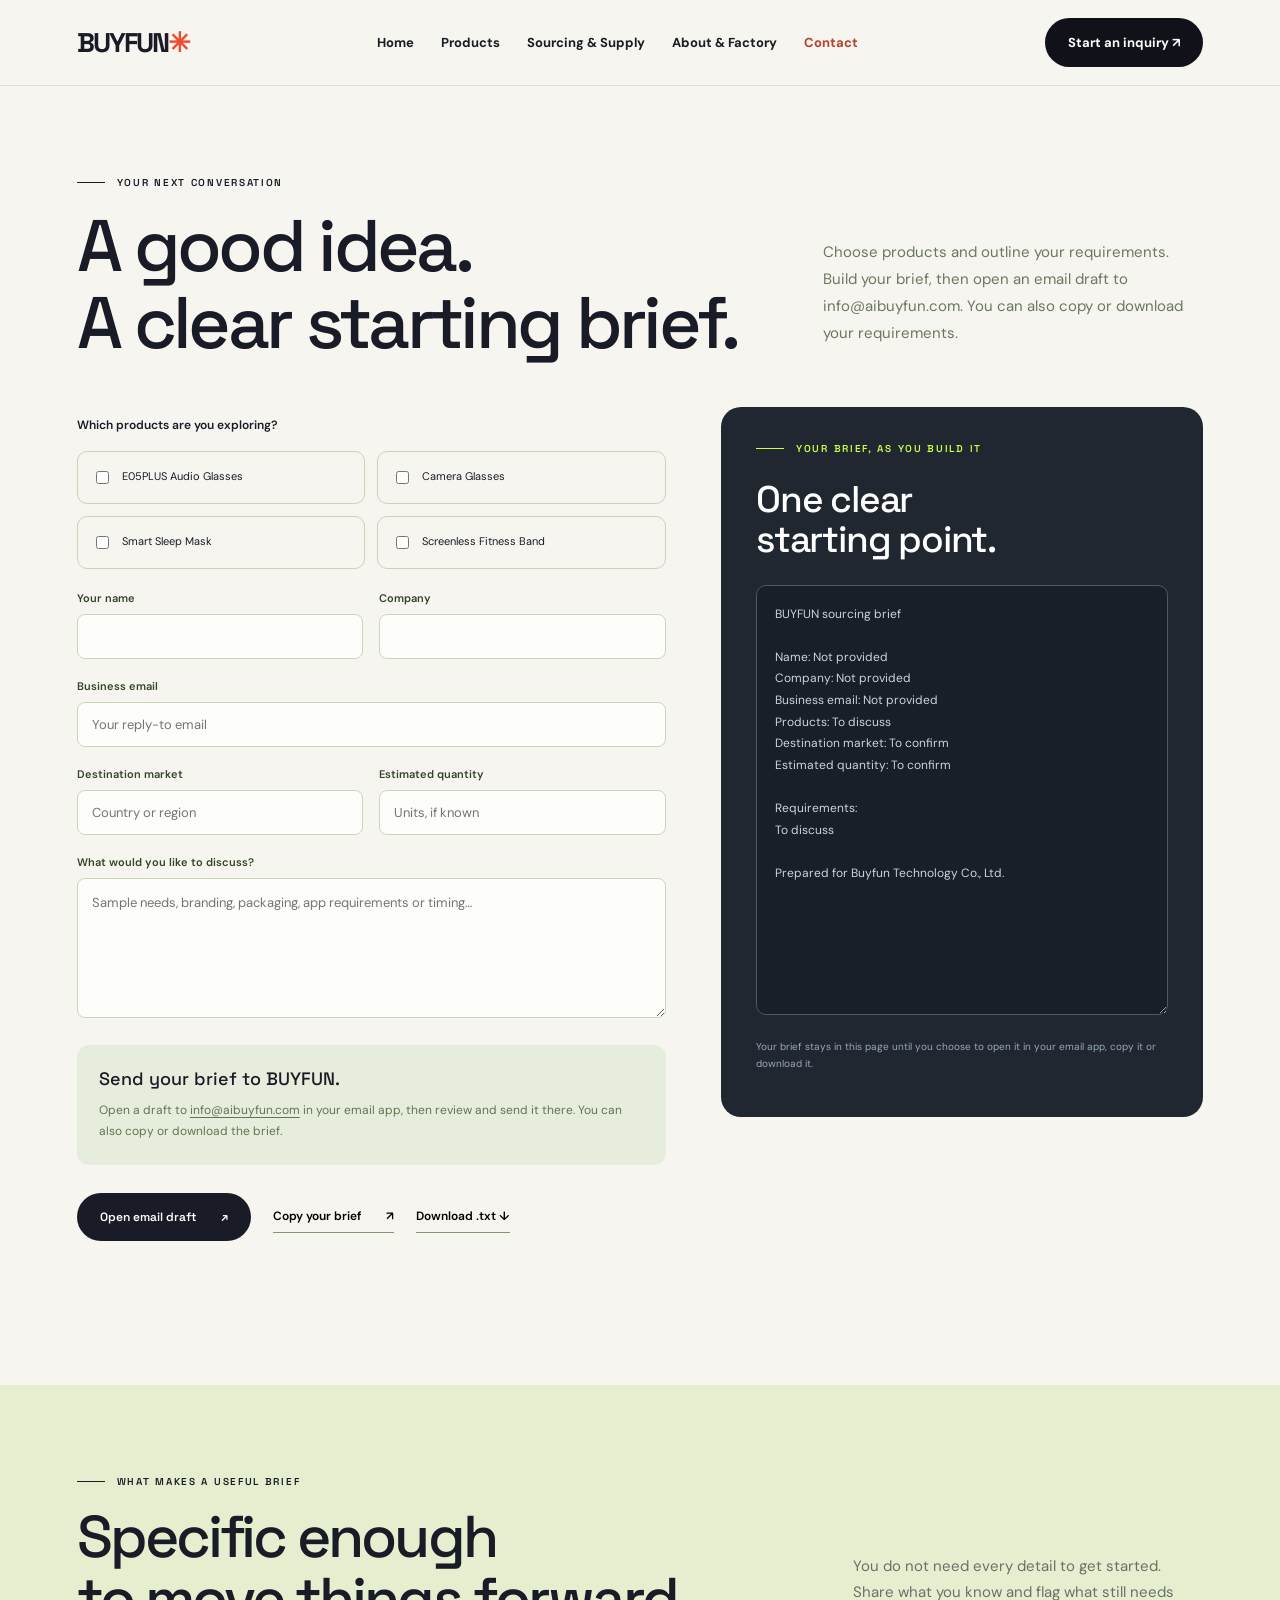
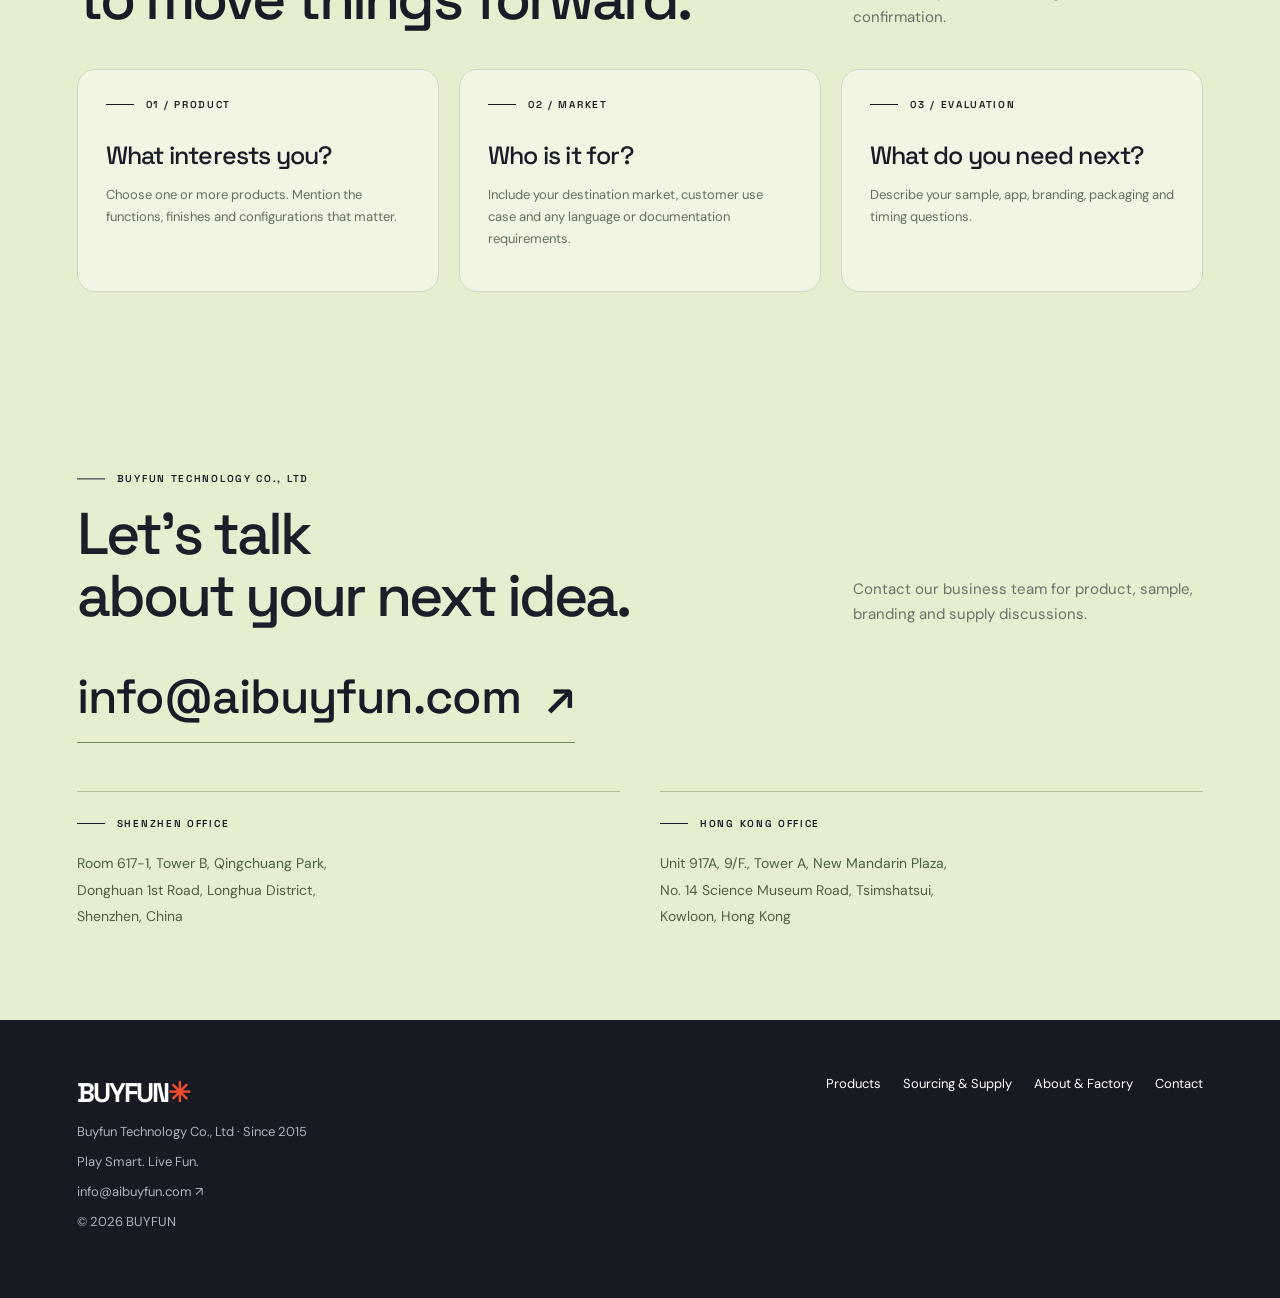
<file: contact.html>
<!doctype html><html lang="en"><head><meta charset="utf-8"><meta name="viewport" content="width=device-width,initial-scale=1"><meta name="description" content="Contact Buyfun Technology at info@aibuyfun.com. Prepare a product inquiry, open an email draft, or copy and download your requirements."><title>Contact BUYFUN | info@aibuyfun.com</title><style>
@import url('https://fonts.googleapis.com/css2?family=DM+Sans:wght@400;500;600;700&family=Space+Grotesk:wght@400;500;600;700&display=swap');*{box-sizing:border-box}html{scroll-behavior:smooth}body{margin:0;background:#f6f5ef;color:#111219;font-family:'DM Sans',Arial,sans-serif}a{color:inherit;text-decoration:none}button,input,textarea,select{font:inherit}button,a{cursor:pointer}.nav{height:78px;display:flex;align-items:center;justify-content:space-between;padding:0 6%;background:#f6f5ef}.logo{font:700 27px 'Space Grotesk',sans-serif;letter-spacing:-2px}.logo span{color:#ee4d32}.links{display:flex;gap:35px;font-size:14px;font-weight:700}.pill{display:inline-flex;align-items:center;justify-content:center;gap:25px;background:#111219;color:white;border:0;border-radius:99px;padding:16px 23px;font-size:13px;font-weight:700}.hero{background:#191b26;color:white;min-height:690px;position:relative;overflow:hidden;padding:94px 6% 60px;display:grid;grid-template-columns:1fr 1fr}.hero:after{content:'';position:absolute;width:570px;height:570px;background:#c7ff4d;border-radius:50%;right:8%;top:45px}.hero-copy{position:relative;z-index:2;max-width:710px}.eyebrow{font-size:11px;letter-spacing:2px;font-weight:700;text-transform:uppercase}.dot{display:inline-block;width:8px;height:8px;border-radius:50%;background:#bafa40;margin-right:10px}.hero h1{font:700 clamp(55px,6.6vw,104px)/.97 'Space Grotesk',sans-serif;letter-spacing:-6px;margin:36px 0 26px}.hero h1 em{font-style:normal;color:#c7ff4d}.hero p{font-size:17px;line-height:1.65;color:#c9cbd0;max-width:450px}.actions{display:flex;gap:12px;margin-top:34px;align-items:center}.light{background:#c7ff4d;color:#111}.outline{border:1px solid #777;background:transparent}.hero-img{position:relative;z-index:1;display:flex;align-items:center;justify-content:center}.hero-img img{width:110%;max-width:750px;object-fit:contain;mix-blend-mode:multiply;transform:rotate(-9deg)}.hero-label{position:absolute;right:8%;bottom:38px;z-index:2;font:600 12px 'Space Grotesk';letter-spacing:1px}.strip{background:#c7ff4d;padding:18px 6%;display:flex;justify-content:space-between;gap:15px;font:700 12px 'Space Grotesk';letter-spacing:1px}.section{padding:112px 6%}.section-head{display:flex;align-items:end;justify-content:space-between;margin-bottom:45px;gap:30px}.section h2{font:700 clamp(42px,5vw,72px)/1.02 'Space Grotesk';letter-spacing:-3px;margin:16px 0}.muted{color:#666a70;line-height:1.65}.section-head p{max-width:310px}.cards{display:grid;grid-template-columns:1fr 1fr;gap:20px}.card{background:white;border-radius:7px;overflow:hidden}.visual{height:360px;display:flex;align-items:center;justify-content:center;position:relative;overflow:hidden}.lime{background:#dcf7ac}.lavender{background:#d7ceff}.peach{background:#ffd1b6}.blue{background:#c7eaf9}.visual img{width:85%;height:90%;object-fit:contain;mix-blend-mode:multiply;transition:transform .4s}.card:hover img{transform:scale(1.05) rotate(-2deg)}.tag{position:absolute;top:20px;left:20px;background:#fff;padding:9px 13px;border-radius:30px;font-size:10px;letter-spacing:1px;font-weight:700}.card-body{padding:27px 30px 30px}.card-body h3{font:700 30px 'Space Grotesk';letter-spacing:-1px;margin:8px 0}.card-body p{color:#666a70;line-height:1.55;min-height:50px}.card-bottom{display:flex;justify-content:space-between;border-top:1px solid #e8e8e8;padding-top:20px;margin-top:23px;font-weight:700;font-size:13px}.small .visual{height:285px}.small h3{font-size:25px}.dark{background:#171923;color:white}.dark .muted{color:#afb1bd}.process{display:grid;grid-template-columns:repeat(3,1fr);gap:45px;margin-top:65px}.process article{border-top:1px solid #777;padding-top:24px}.num{color:#c7ff4d;font:700 14px 'Space Grotesk'}.process h3{font:600 25px 'Space Grotesk';margin:35px 0 12px}.process p{color:#b6b8c2;line-height:1.6}.contact{background:#c7ff4d;display:grid;grid-template-columns:1.1fr 1fr;gap:80px}.contact h2{max-width:620px}.form{background:#fff;padding:30px;border-radius:8px}.row{display:grid;grid-template-columns:1fr 1fr;gap:12px}.form label{display:block;font-size:12px;font-weight:700;margin-bottom:15px}.form input,.form select,.form textarea{width:100%;border:1px solid #ddd;border-radius:5px;padding:13px;margin-top:7px;background:white}.form textarea{resize:vertical;min-height:90px}.form p{font-size:12px;color:#666;line-height:1.5}.footer{padding:45px 6%;display:flex;justify-content:space-between;gap:20px;font-size:12px;color:#777}.footer .logo{color:#111}.toast{font-weight:700;color:#256b26;min-height:20px}.mobile{display:none}@media(max-width:760px){.nav{height:68px}.links{display:none}.nav .pill{padding:12px}.hero{display:block;padding:75px 6% 30px;min-height:0}.hero h1{font-size:58px;letter-spacing:-3px}.hero:after{width:330px;height:330px;right:-50px;top:auto;bottom:20px}.hero-img{height:330px}.hero-img img{width:115%}.hero-label{bottom:20px}.strip{font-size:9px}.strip span:last-child{display:none}.section{padding:75px 6%}.section-head{display:block}.section h2{letter-spacing:-2px}.cards,.contact,.process{grid-template-columns:1fr}.visual{height:280px}.small .visual{height:260px}.process{gap:20px}.process h3{margin-top:18px}.contact{gap:25px}.row{grid-template-columns:1fr}.footer{display:block}.footer p{margin-top:25px}}
</style><link rel="stylesheet" href="assets/pages.css?v=20261117"><link rel="stylesheet" href="assets/site-experience.css?v=20261118-images2"></head><body><header class="site-nav"><a class="logo" href="index.html">BUYFUN<span>✳</span></a><nav class="nav-items" aria-label="Main navigation"><a href="index.html">Home</a><a href="products.html">Products</a><a href="sourcing.html">Sourcing &amp; Supply</a><a href="about.html">About &amp; Factory</a><a href="contact.html">Contact</a></nav><a class="pill nav-cta" href="contact.html">Start an inquiry ↗</a></header><div class="site-read-progress" aria-hidden="true"></div><main><section class="new-section" id="contact"><div class="contact-intro"><div><div class="new-kicker">YOUR NEXT CONVERSATION</div><h1 class="new-title">A good idea.<br>A clear starting brief.</h1></div><p>Choose products and outline your requirements. Build your brief, then open an email draft to info@aibuyfun.com. You can also copy or download your requirements.</p></div><div data-site-component="contact"><div class="new-fallback">The brief builder requires JavaScript. Prepare your name, company, contact email, product choices, destination market, estimated quantity and requirements. Email <a href="mailto:info@aibuyfun.com">info@aibuyfun.com</a> with your requirements.</div></div></section><section class="new-section soft-section"><div class="new-section-head"><div><div class="new-kicker">WHAT MAKES A USEFUL BRIEF</div><h2>Specific enough<br>to move things forward.</h2></div><p>You do not need every detail to get started. Share what you know and flag what still needs confirmation.</p></div><div class="trade-grid"><article><div class="new-kicker">01 / PRODUCT</div><h3>What interests you?</h3><p>Choose one or more products. Mention the functions, finishes and configurations that matter.</p></article><article><div class="new-kicker">02 / MARKET</div><h3>Who is it for?</h3><p>Include your destination market, customer use case and any language or documentation requirements.</p></article><article><div class="new-kicker">03 / EVALUATION</div><h3>What do you need next?</h3><p>Describe your sample, app, branding, packaging and timing questions.</p></article></div></section><section class="new-section office-section"><div class="new-section-head"><div><div class="new-kicker">BUYFUN TECHNOLOGY CO., LTD</div><h2>Let’s talk<br>about your next idea.</h2></div><p>Contact our business team for product, sample, branding and supply discussions.</p></div><a class="business-email" href="mailto:info@aibuyfun.com">info@aibuyfun.com <span aria-hidden="true">↗</span></a><div class="office-grid"><article><div class="new-kicker">SHENZHEN OFFICE</div><address>Room 617-1, Tower B, Qingchuang Park,<br>Donghuan 1st Road, Longhua District,<br>Shenzhen, China</address></article><article><div class="new-kicker">HONG KONG OFFICE</div><address>Unit 917A, 9/F., Tower A, New Mandarin Plaza,<br>No. 14 Science Museum Road, Tsimshatsui,<br>Kowloon, Hong Kong</address></article></div></section></main><footer class="site-footer"><div><a class="logo" href="index.html" style="color:white">BUYFUN<span>✳</span></a><p>Buyfun Technology Co., Ltd · Since 2015</p><p>Play Smart. Live Fun.</p><p><a href="mailto:info@aibuyfun.com">info@aibuyfun.com ↗</a></p><p>© 2026 BUYFUN</p></div><div class="footer-links"><a href="products.html">Products</a><a href="sourcing.html">Sourcing &amp; Supply</a><a href="about.html">About &amp; Factory</a><a href="contact.html">Contact</a></div></footer><script src="assets/site-experience.js?v=20261118-images2" defer></script></body></html>
</file>
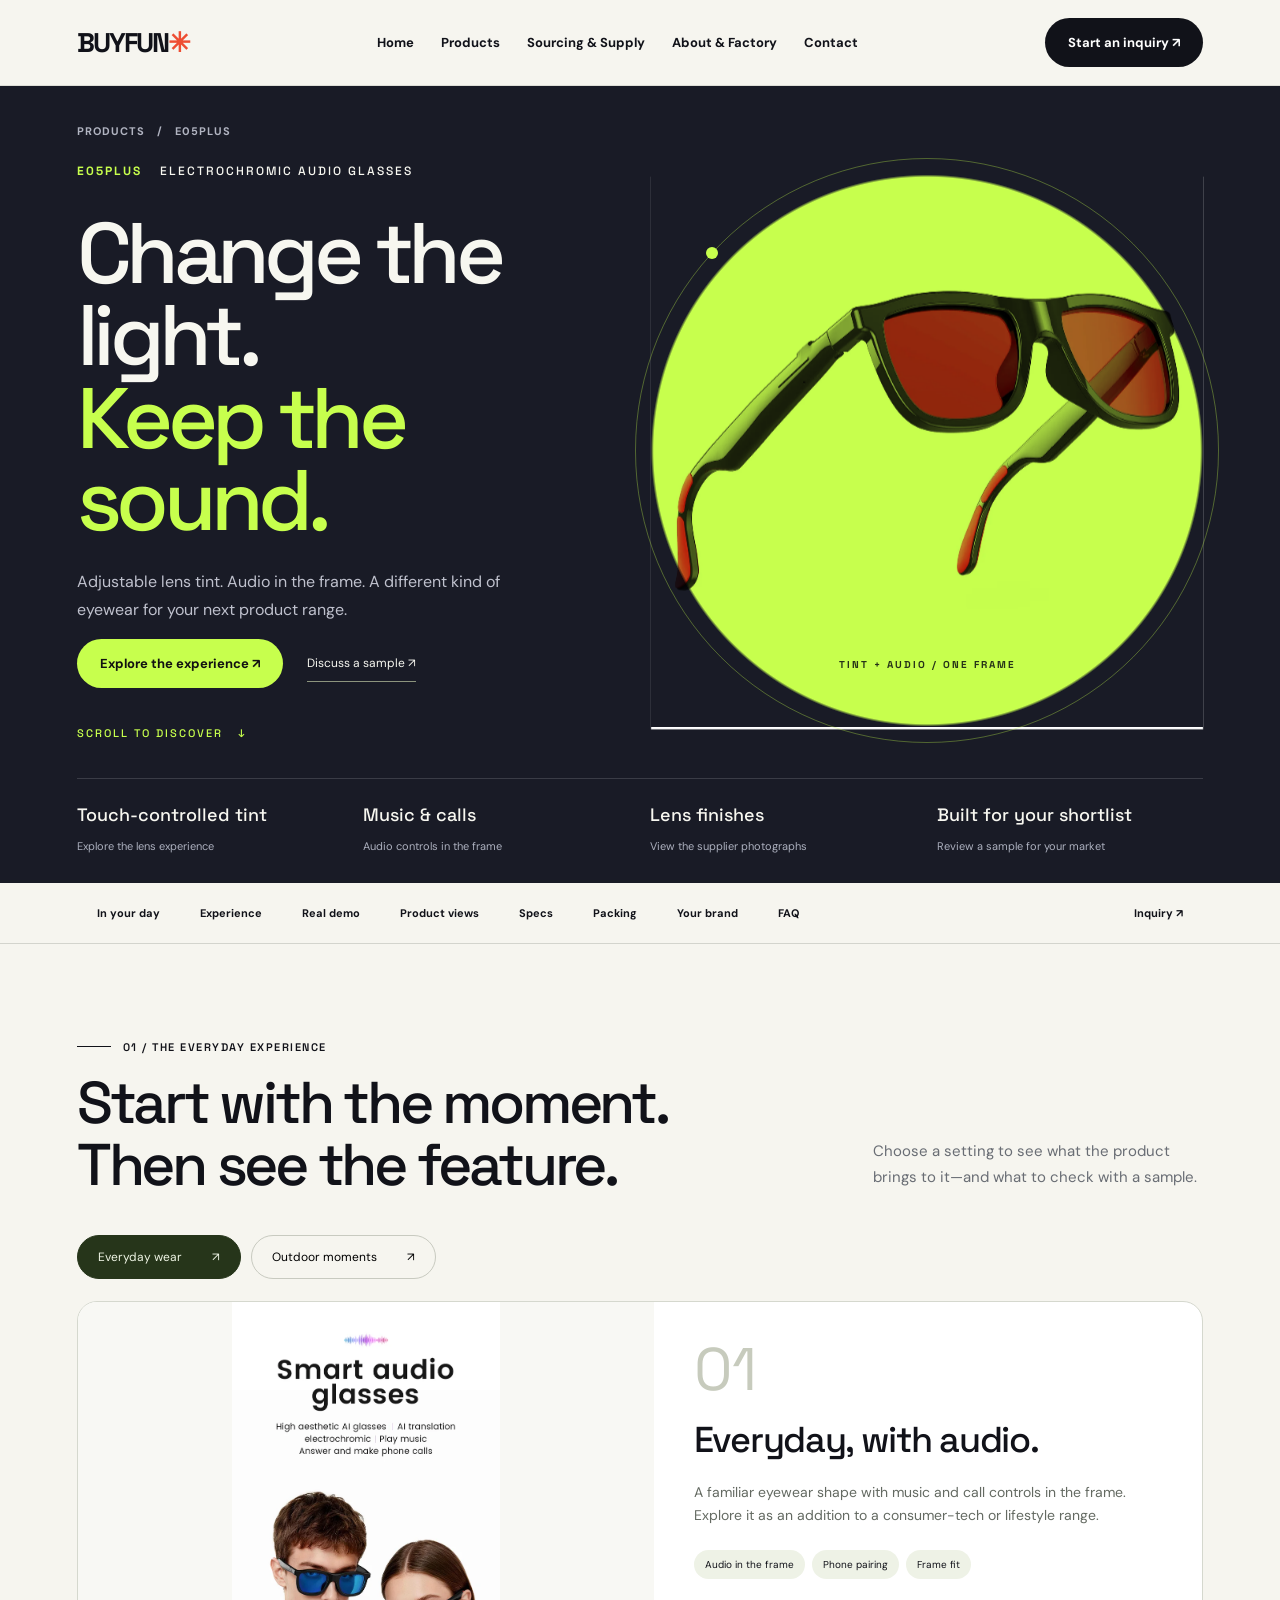
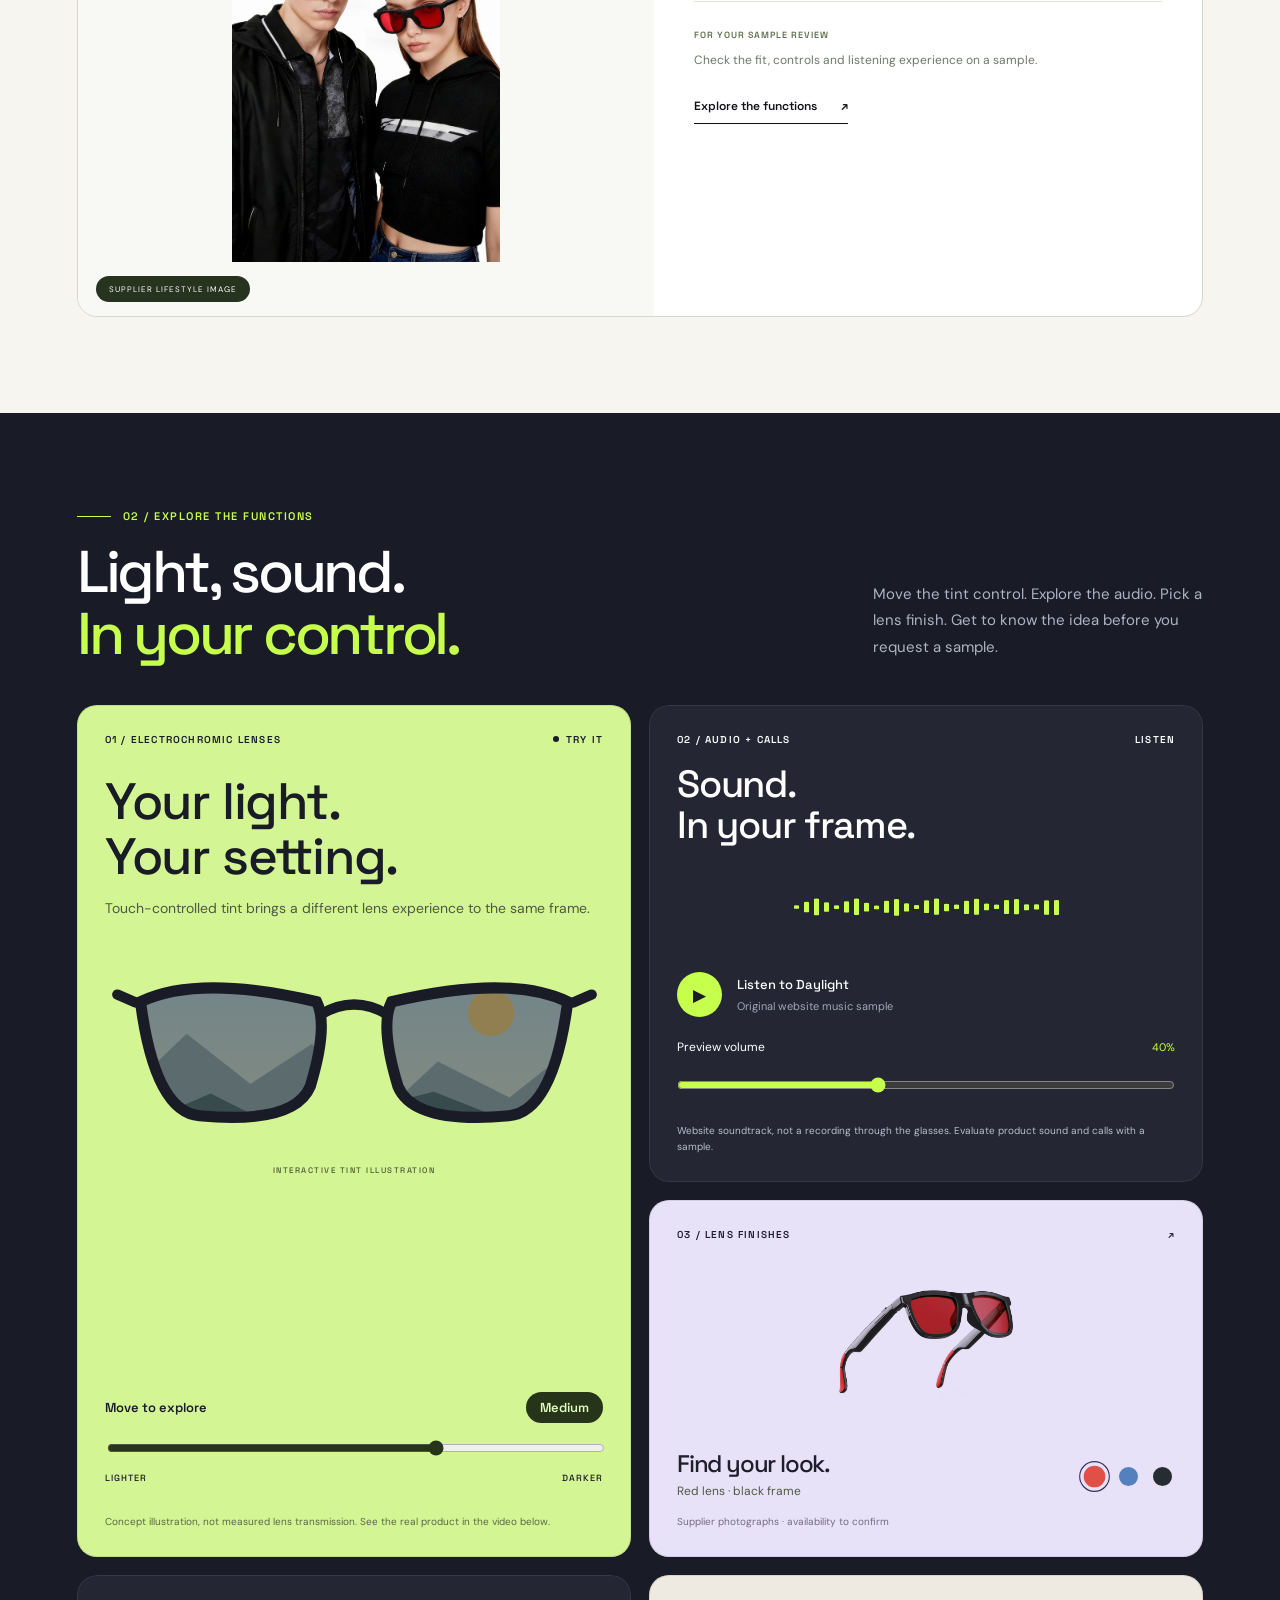
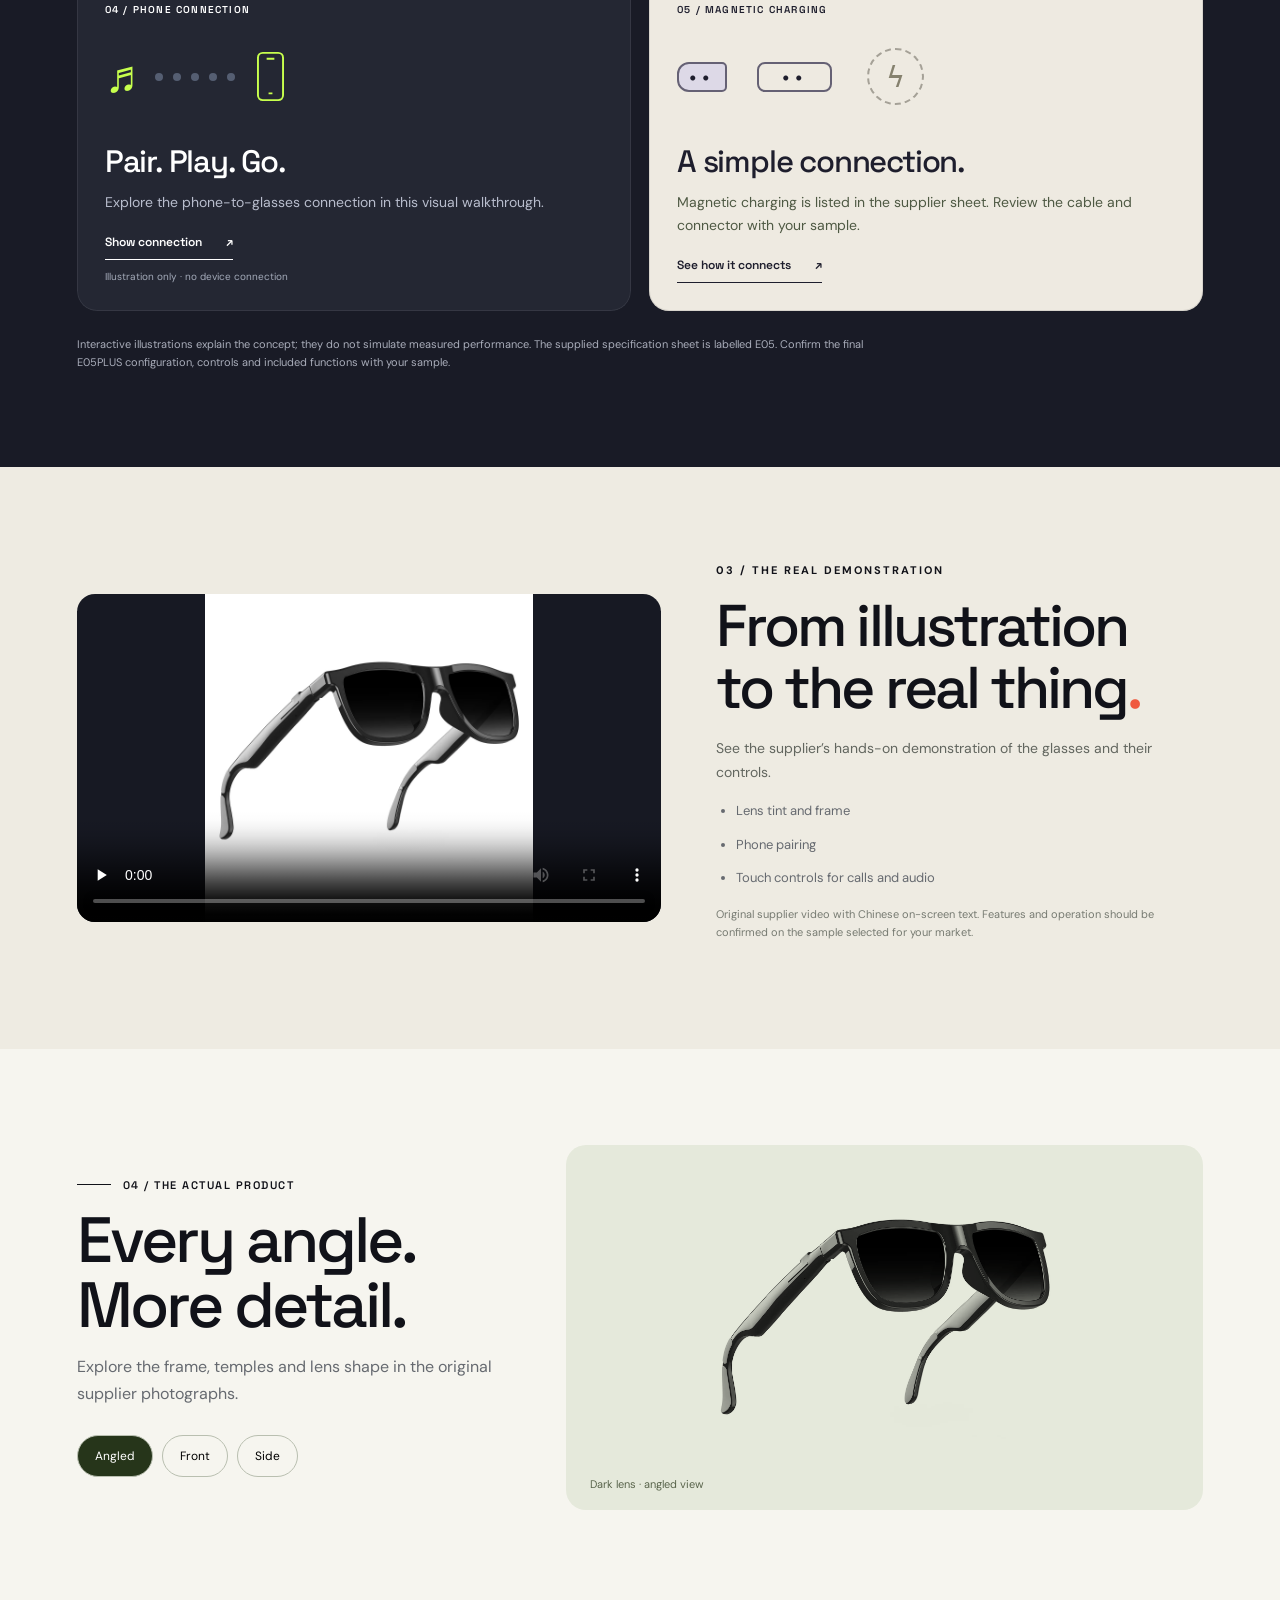
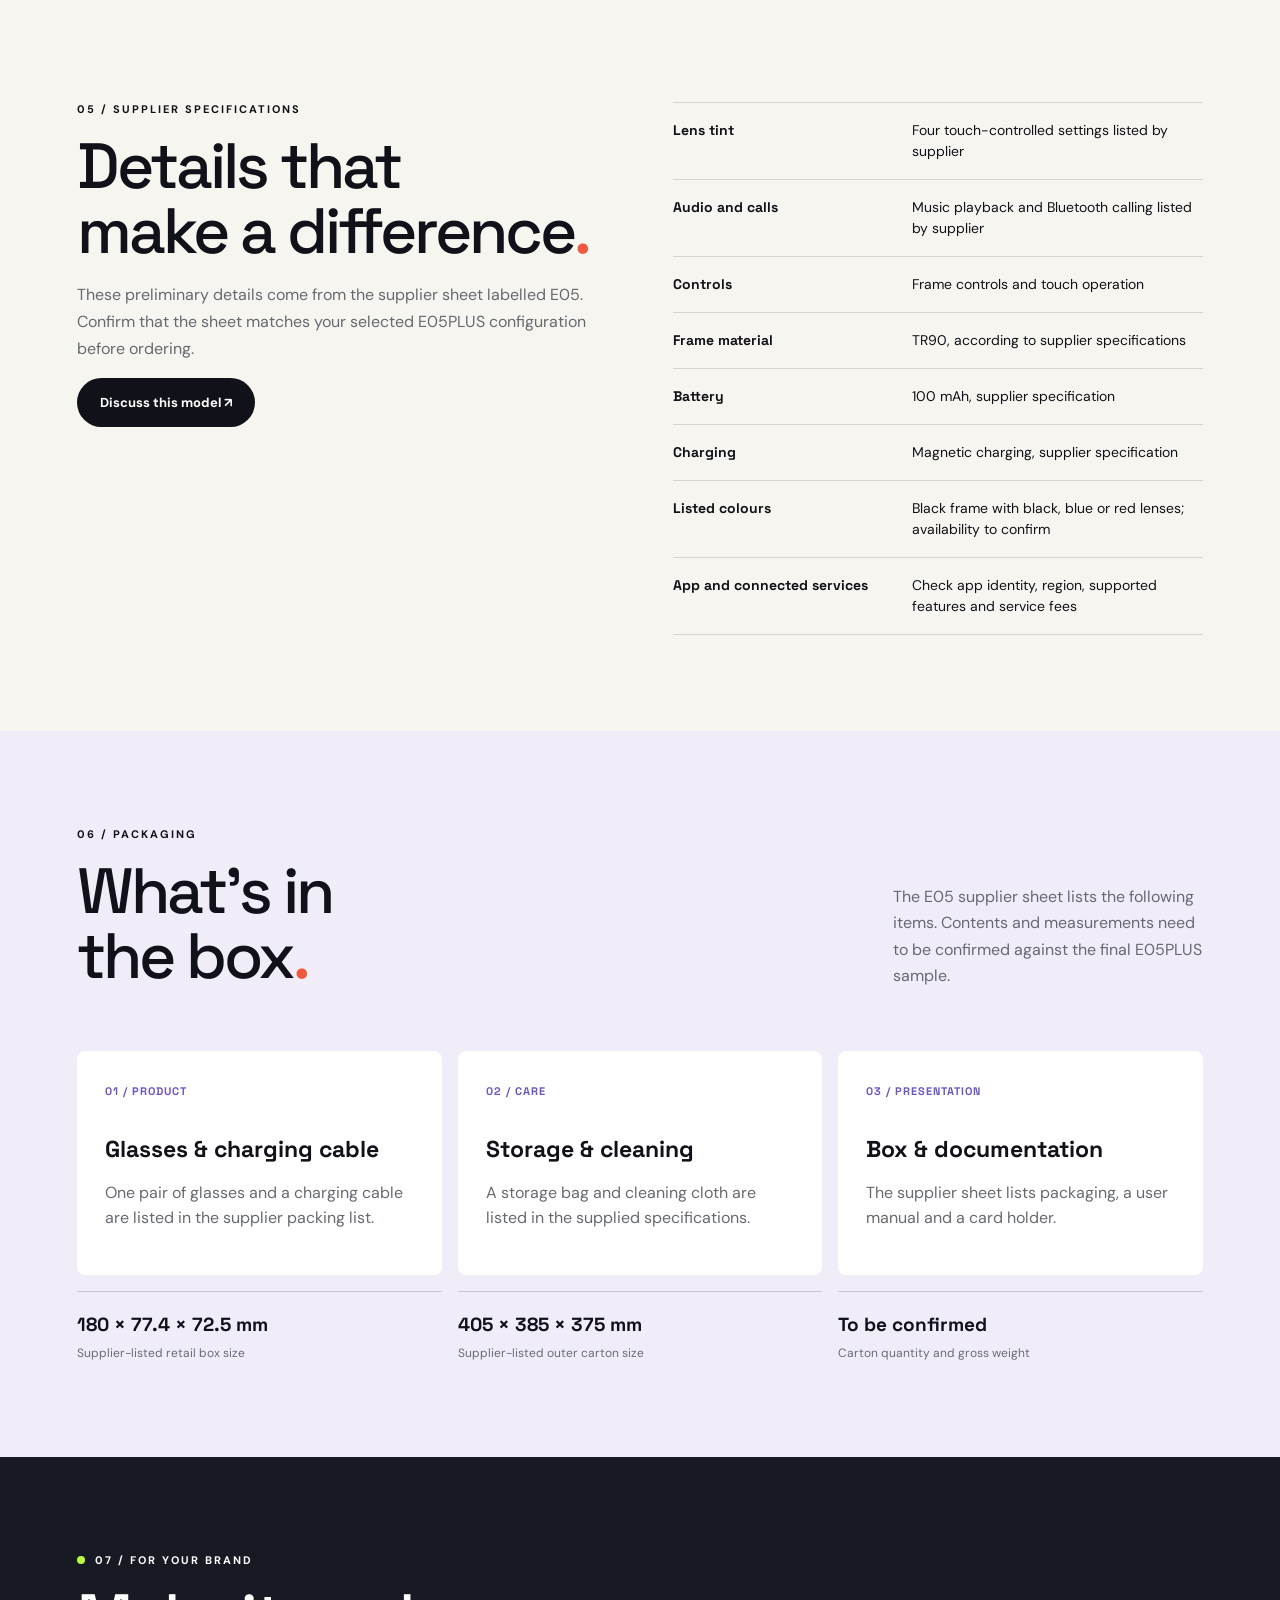
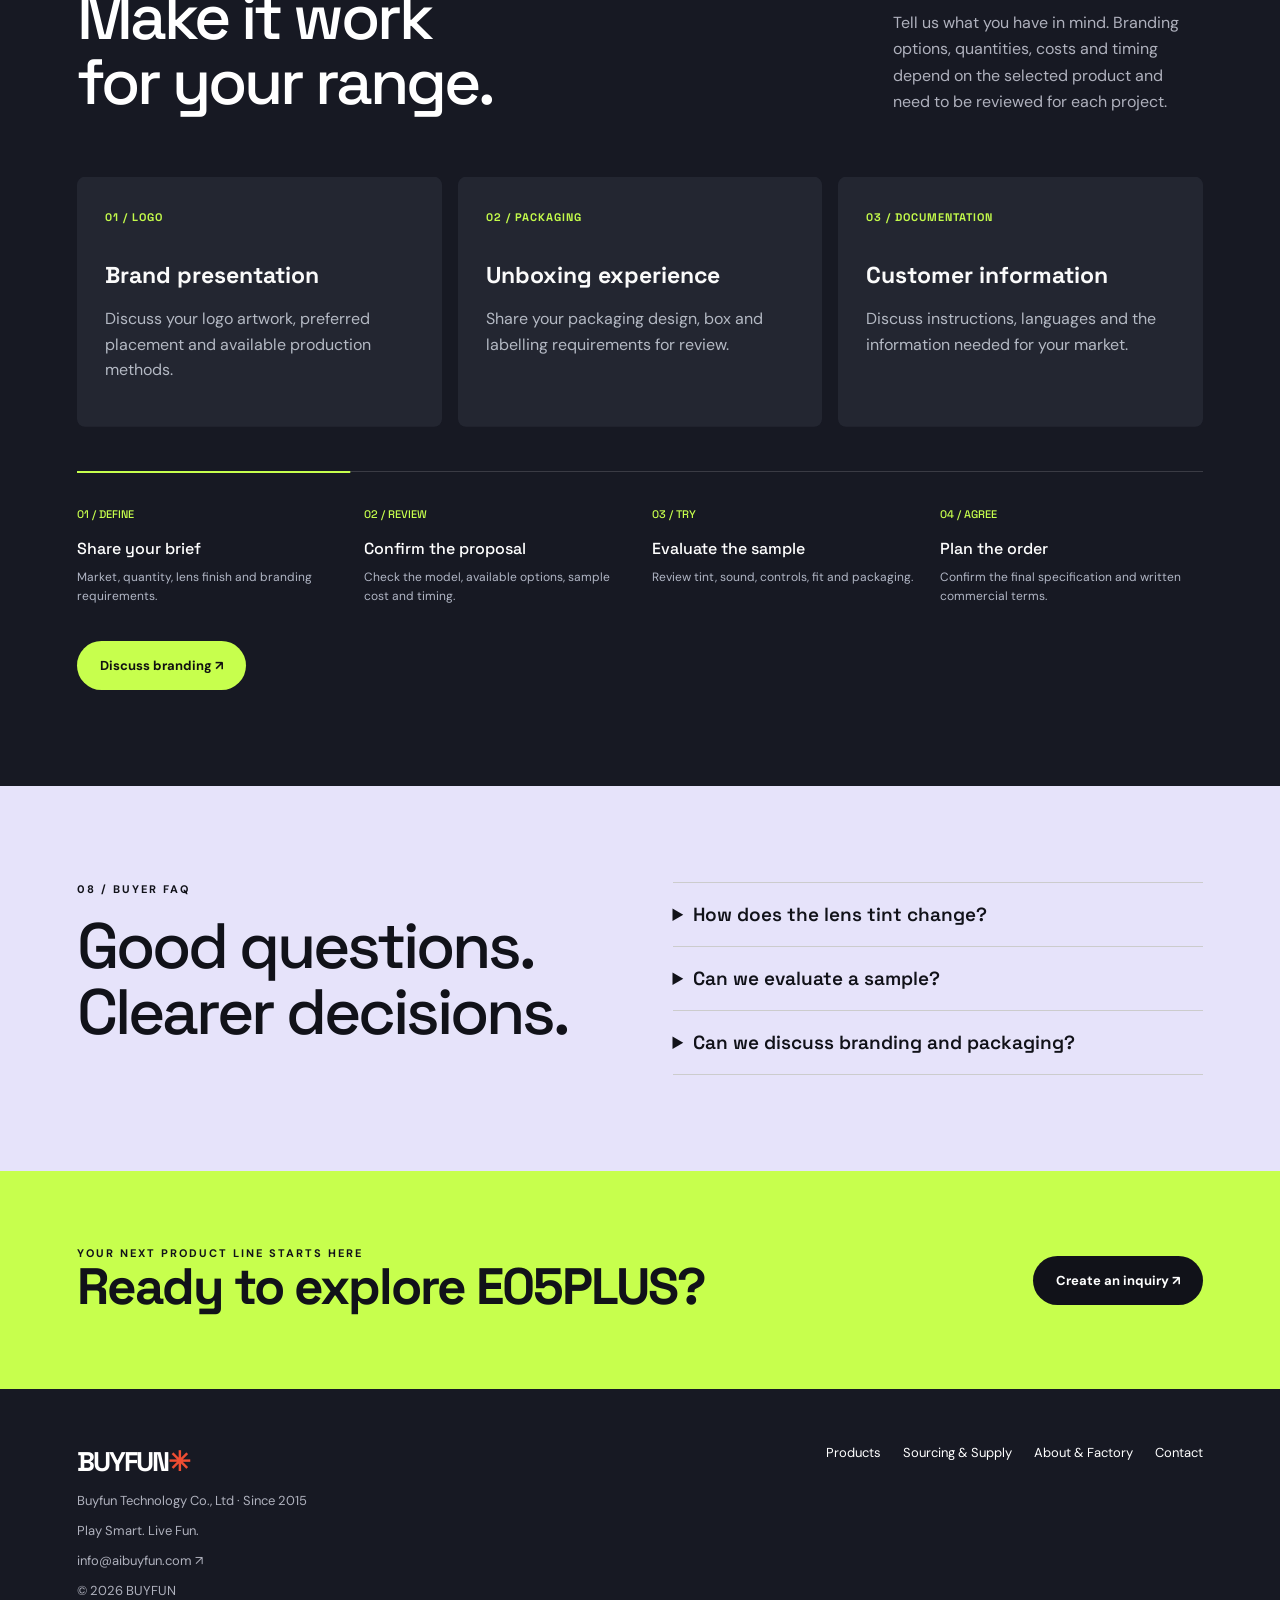
<file: e05c.html>
<!doctype html><html lang="en"><head><meta charset="utf-8"><meta name="viewport" content="width=device-width,initial-scale=1"><meta name="description" content="Electrochromic Audio Glasses for business buyers. Explore products and sourcing with BUYFUN."><title>Electrochromic Audio Glasses | BUYFUN</title><style>
@import url('https://fonts.googleapis.com/css2?family=DM+Sans:wght@400;500;600;700&family=Space+Grotesk:wght@400;500;600;700&display=swap');*{box-sizing:border-box}html{scroll-behavior:smooth}body{margin:0;background:#f6f5ef;color:#111219;font-family:'DM Sans',Arial,sans-serif}a{color:inherit;text-decoration:none}button,input,textarea,select{font:inherit}button,a{cursor:pointer}.nav{height:78px;display:flex;align-items:center;justify-content:space-between;padding:0 6%;background:#f6f5ef}.logo{font:700 27px 'Space Grotesk',sans-serif;letter-spacing:-2px}.logo span{color:#ee4d32}.links{display:flex;gap:35px;font-size:14px;font-weight:700}.pill{display:inline-flex;align-items:center;justify-content:center;gap:25px;background:#111219;color:white;border:0;border-radius:99px;padding:16px 23px;font-size:13px;font-weight:700}.hero{background:#191b26;color:white;min-height:690px;position:relative;overflow:hidden;padding:94px 6% 60px;display:grid;grid-template-columns:1fr 1fr}.hero:after{content:'';position:absolute;width:570px;height:570px;background:#c7ff4d;border-radius:50%;right:8%;top:45px}.hero-copy{position:relative;z-index:2;max-width:710px}.eyebrow{font-size:11px;letter-spacing:2px;font-weight:700;text-transform:uppercase}.dot{display:inline-block;width:8px;height:8px;border-radius:50%;background:#bafa40;margin-right:10px}.hero h1{font:700 clamp(55px,6.6vw,104px)/.97 'Space Grotesk',sans-serif;letter-spacing:-6px;margin:36px 0 26px}.hero h1 em{font-style:normal;color:#c7ff4d}.hero p{font-size:17px;line-height:1.65;color:#c9cbd0;max-width:450px}.actions{display:flex;gap:12px;margin-top:34px;align-items:center}.light{background:#c7ff4d;color:#111}.outline{border:1px solid #777;background:transparent}.hero-img{position:relative;z-index:1;display:flex;align-items:center;justify-content:center}.hero-img img{width:110%;max-width:750px;object-fit:contain;mix-blend-mode:multiply;transform:rotate(-9deg)}.hero-label{position:absolute;right:8%;bottom:38px;z-index:2;font:600 12px 'Space Grotesk';letter-spacing:1px}.strip{background:#c7ff4d;padding:18px 6%;display:flex;justify-content:space-between;gap:15px;font:700 12px 'Space Grotesk';letter-spacing:1px}.section{padding:112px 6%}.section-head{display:flex;align-items:end;justify-content:space-between;margin-bottom:45px;gap:30px}.section h2{font:700 clamp(42px,5vw,72px)/1.02 'Space Grotesk';letter-spacing:-3px;margin:16px 0}.muted{color:#666a70;line-height:1.65}.section-head p{max-width:310px}.cards{display:grid;grid-template-columns:1fr 1fr;gap:20px}.card{background:white;border-radius:7px;overflow:hidden}.visual{height:360px;display:flex;align-items:center;justify-content:center;position:relative;overflow:hidden}.lime{background:#dcf7ac}.lavender{background:#d7ceff}.peach{background:#ffd1b6}.blue{background:#c7eaf9}.visual img{width:85%;height:90%;object-fit:contain;mix-blend-mode:multiply;transition:transform .4s}.card:hover img{transform:scale(1.05) rotate(-2deg)}.tag{position:absolute;top:20px;left:20px;background:#fff;padding:9px 13px;border-radius:30px;font-size:10px;letter-spacing:1px;font-weight:700}.card-body{padding:27px 30px 30px}.card-body h3{font:700 30px 'Space Grotesk';letter-spacing:-1px;margin:8px 0}.card-body p{color:#666a70;line-height:1.55;min-height:50px}.card-bottom{display:flex;justify-content:space-between;border-top:1px solid #e8e8e8;padding-top:20px;margin-top:23px;font-weight:700;font-size:13px}.small .visual{height:285px}.small h3{font-size:25px}.dark{background:#171923;color:white}.dark .muted{color:#afb1bd}.process{display:grid;grid-template-columns:repeat(3,1fr);gap:45px;margin-top:65px}.process article{border-top:1px solid #777;padding-top:24px}.num{color:#c7ff4d;font:700 14px 'Space Grotesk'}.process h3{font:600 25px 'Space Grotesk';margin:35px 0 12px}.process p{color:#b6b8c2;line-height:1.6}.contact{background:#c7ff4d;display:grid;grid-template-columns:1.1fr 1fr;gap:80px}.contact h2{max-width:620px}.form{background:#fff;padding:30px;border-radius:8px}.row{display:grid;grid-template-columns:1fr 1fr;gap:12px}.form label{display:block;font-size:12px;font-weight:700;margin-bottom:15px}.form input,.form select,.form textarea{width:100%;border:1px solid #ddd;border-radius:5px;padding:13px;margin-top:7px;background:white}.form textarea{resize:vertical;min-height:90px}.form p{font-size:12px;color:#666;line-height:1.5}.footer{padding:45px 6%;display:flex;justify-content:space-between;gap:20px;font-size:12px;color:#777}.footer .logo{color:#111}.toast{font-weight:700;color:#256b26;min-height:20px}.mobile{display:none}@media(max-width:760px){.nav{height:68px}.links{display:none}.nav .pill{padding:12px}.hero{display:block;padding:75px 6% 30px;min-height:0}.hero h1{font-size:58px;letter-spacing:-3px}.hero:after{width:330px;height:330px;right:-50px;top:auto;bottom:20px}.hero-img{height:330px}.hero-img img{width:115%}.hero-label{bottom:20px}.strip{font-size:9px}.strip span:last-child{display:none}.section{padding:75px 6%}.section-head{display:block}.section h2{letter-spacing:-2px}.cards,.contact,.process{grid-template-columns:1fr}.visual{height:280px}.small .visual{height:260px}.process{gap:20px}.process h3{margin-top:18px}.contact{gap:25px}.row{grid-template-columns:1fr}.footer{display:block}.footer p{margin-top:25px}}
</style><link rel="stylesheet" href="assets/motion.css"><link rel="stylesheet" href="assets/pages.css?v=20261117"><link rel="stylesheet" href="assets/product-viewer.css"><link rel="stylesheet" href="assets/e05plus-experience.css?v=20261118-images2"></head><body><header class="site-nav"><a class="logo" href="index.html">BUYFUN<span>✳</span></a><nav class="nav-items" aria-label="Main navigation"><a href="index.html">Home</a><a href="products.html">Products</a><a href="sourcing.html">Sourcing &amp; Supply</a><a href="about.html">About &amp; Factory</a><a href="contact.html">Contact</a></nav><a class="pill nav-cta" href="contact.html">Start an inquiry ↗</a></header><div class="reading-progress" aria-hidden="true"></div><main><section class="product-hero" id="overview"><div class="bread"><a href="products.html">PRODUCTS</a> &nbsp; / &nbsp; E05PLUS</div><div class="hero-grid"><div><div class="hero-kicker"><b>E05PLUS</b><span>ELECTROCHROMIC AUDIO GLASSES</span></div><h1><span class="hero-word">Change the light.</span><span class="hero-word"><em>Keep the sound.</em></span></h1><p>Adjustable lens tint. Audio in the frame. A different kind of eyewear for your next product range.</p><div class="hero-actions"><a class="pill light" href="#features">Explore the experience ↗</a><a href="contact.html?product=e05c#contact">Discuss a sample ↗</a></div><a class="hero-scroll" href="#scenes">SCROLL TO DISCOVER &nbsp; ↓</a></div><div class="hero-object"><div class="hero-orbit" aria-hidden="true"></div><img src="assets/gallery/e05c-gallery-1.webp" alt="E05PLUS audio glasses with red lenses and black frame"><span class="hero-object-label">TINT + AUDIO / ONE FRAME</span></div></div><div class="hero-facts"><div><strong>Touch-controlled tint</strong><span>Explore the lens experience</span></div><div><strong>Music &amp; calls</strong><span>Audio controls in the frame</span></div><div><strong>Lens finishes</strong><span>View the supplier photographs</span></div><div><strong>Built for your shortlist</strong><span>Review a sample for your market</span></div></div></section>
<nav class="mini-nav" aria-label="Product sections"><a href="#scenes">In your day</a><a href="#features">Experience</a><a href="#product-video">Real demo</a><a href="#gallery">Product views</a><a href="#details">Specs</a><a href="#packaging">Packing</a><a href="#branding">Your brand</a><a href="#faq">FAQ</a><a class="nav-inquiry" href="contact.html?product=e05c#contact">Inquiry ↗</a></nav>
<section class="section" id="scenes"><div class="chapter-head"><div><div class="chapter-id">01 / THE EVERYDAY EXPERIENCE</div><h2>Start with the moment.<br>Then see the feature.</h2></div><p>Choose a setting to see what the product brings to it—and what to check with a sample.</p></div><div id="scene-root"><div class="fallback-info">Everyday wear: audio and call controls in the frame.<br>Outdoor moments: touch-controlled lens tint. Review the fit and functions with a sample.</div></div></section>
<section class="section feature-chapter" id="features"><div class="chapter-head"><div><div class="chapter-id">02 / EXPLORE THE FUNCTIONS</div><h2>Light, sound.<br><em>In your control.</em></h2></div><p>Move the tint control. Explore the audio. Pick a lens finish. Get to know the idea before you request a sample.</p></div><div id="feature-root"><div class="fallback-info">E05PLUS combines adjustable lens tint with music and Bluetooth calling. View red, blue and dark lens photographs below, and watch the supplier’s hands-on demonstration.</div></div><p class="feature-disclosure">Interactive illustrations explain the concept; they do not simulate measured performance. The supplied specification sheet is labelled E05. Confirm the final E05PLUS configuration, controls and included functions with your sample.</p></section>
<section class="section video-section" id="product-video"><div class="video-layout"><div class="video-box"><video controls playsinline preload="none" poster="assets/gallery/e05c-gallery-7.webp" aria-label="Supplier demonstration of electrochromic audio glasses"><source src="assets/demos/e05c-demonstration.m4v" type="video/mp4">Your browser does not support video playback.</video></div><div class="video-copy"><div class="eyebrow">03 / THE REAL DEMONSTRATION</div><h2>From illustration<br>to the real thing<span style="color:#ef593f">.</span></h2><p>See the supplier’s hands-on demonstration of the glasses and their controls.</p><ul><li>Lens tint and frame</li><li>Phone pairing</li><li>Touch controls for calls and audio</li></ul><p class="video-note">Original supplier video with Chinese on-screen text. Features and operation should be confirmed on the sample selected for your market.</p></div></div></section><section class="section" id="gallery"><div class="gallery-compact"><div><div class="chapter-id">04 / THE ACTUAL PRODUCT</div><h2>Every angle.<br>More detail.</h2><p class="muted">Explore the frame, temples and lens shape in the original supplier photographs.</p><div class="angle-buttons" role="group" aria-label="Product angle"><button type="button" data-angle="assets/gallery/e05c-gallery-7.webp" data-label="Dark lens · angled view" aria-pressed="true">Angled</button><button type="button" data-angle="assets/gallery/e05c-gallery-9.webp" data-label="Dark lens · front view" aria-pressed="false">Front</button><button type="button" data-angle="assets/gallery/e05c-gallery-8.webp" data-label="Frame and temples · side view" aria-pressed="false">Side</button></div></div><div class="angle-photo"><img id="gallery-image" src="assets/gallery/e05c-gallery-7.webp" alt="Dark lens E05PLUS angled view" loading="lazy"><p id="gallery-caption" aria-live="polite">Dark lens · angled view</p></div></div></section><section class="section" id="details"><div class="buyer-grid"><div><div class="eyebrow">05 / SUPPLIER SPECIFICATIONS</div><h2>Details that<br>make a difference<span style="color:#ef593f">.</span></h2><p>These preliminary details come from the supplier sheet labelled E05. Confirm that the sheet matches your selected E05PLUS configuration before ordering.</p><a class="pill" href="contact.html?product=e05c#contact">Discuss this model ↗</a></div><div class="spec-list"><div class="spec-row"><strong>Lens tint</strong><span>Four touch-controlled settings listed by supplier</span></div><div class="spec-row"><strong>Audio and calls</strong><span>Music playback and Bluetooth calling listed by supplier</span></div><div class="spec-row"><strong>Controls</strong><span>Frame controls and touch operation</span></div><div class="spec-row"><strong>Frame material</strong><span>TR90, according to supplier specifications</span></div><div class="spec-row"><strong>Battery</strong><span>100 mAh, supplier specification</span></div><div class="spec-row"><strong>Charging</strong><span>Magnetic charging, supplier specification</span></div><div class="spec-row"><strong>Listed colours</strong><span>Black frame with black, blue or red lenses; availability to confirm</span></div><div class="spec-row"><strong>App and connected services</strong><span>Check app identity, region, supported features and service fees</span></div></div></div></section><section class="section e05pack" id="packaging"><div class="section-head"><div><div class="eyebrow">06 / PACKAGING</div><h2>What's in<br>the box<span style="color:#ef593f">.</span></h2></div><p class="muted">The E05 supplier sheet lists the following items. Contents and measurements need to be confirmed against the final E05PLUS sample.</p></div><div class="e05pack-grid"><article><span>01 / PRODUCT</span><h3>Glasses &amp; charging cable</h3><p>One pair of glasses and a charging cable are listed in the supplier packing list.</p></article><article><span>02 / CARE</span><h3>Storage &amp; cleaning</h3><p>A storage bag and cleaning cloth are listed in the supplied specifications.</p></article><article><span>03 / PRESENTATION</span><h3>Box &amp; documentation</h3><p>The supplier sheet lists packaging, a user manual and a card holder.</p></article></div><div class="e05dimensions"><div><strong>180 × 77.4 × 72.5 mm</strong><span>Supplier-listed retail box size</span></div><div><strong>405 × 385 × 375 mm</strong><span>Supplier-listed outer carton size</span></div><div><strong>To be confirmed</strong><span>Carton quantity and gross weight</span></div></div></section><section class="section dark" id="branding"><div class="section-head"><div><div class="eyebrow"><span class="dot"></span>07 / FOR YOUR BRAND</div><h2>Make it work<br>for your range.</h2></div><p class="muted">Tell us what you have in mind. Branding options, quantities, costs and timing depend on the selected product and need to be reviewed for each project.</p></div><div class="e05brand-grid"><article><span>01 / LOGO</span><h3>Brand presentation</h3><p>Discuss your logo artwork, preferred placement and available production methods.</p></article><article><span>02 / PACKAGING</span><h3>Unboxing experience</h3><p>Share your packaging design, box and labelling requirements for review.</p></article><article><span>03 / DOCUMENTATION</span><h3>Customer information</h3><p>Discuss instructions, languages and the information needed for your market.</p></article></div><div class="sample-journey"><div class="journey-line" aria-hidden="true"></div><div class="journey-steps"><article><span>01 / DEFINE</span><h4>Share your brief</h4><p>Market, quantity, lens finish and branding requirements.</p></article><article><span>02 / REVIEW</span><h4>Confirm the proposal</h4><p>Check the model, available options, sample cost and timing.</p></article><article><span>03 / TRY</span><h4>Evaluate the sample</h4><p>Review tint, sound, controls, fit and packaging.</p></article><article><span>04 / AGREE</span><h4>Plan the order</h4><p>Confirm the final specification and written commercial terms.</p></article></div></div><a class="pill light" style="margin-top:35px" href="contact.html?product=e05c#contact">Discuss branding ↗</a></section><section class="section" style="background:#e6e3fa" id="faq"><div class="buyer-grid"><div><div class="eyebrow">08 / BUYER FAQ</div><h2>Good questions.<br>Clearer decisions.</h2></div><div class="faq"><details><summary>How does the lens tint change?</summary><p>The proposed model uses controls on the frame. Review the demonstration and current model sheet for the selected configuration.</p></details><details><summary>Can we evaluate a sample?</summary><p>Share your market and preferred configuration so sample availability and arrangements can be reviewed.</p></details><details><summary>Can we discuss branding and packaging?</summary><p>Yes. Share your logo, packaging and quantity requirements for review with the relevant manufacturing partner.</p></details></div></div></section><section class="business-band"><div><div class="eyebrow">YOUR NEXT PRODUCT LINE STARTS HERE</div><h2>Ready to explore E05PLUS?</h2></div><a class="pill" href="contact.html?product=e05c#contact">Create an inquiry ↗</a></section></main><footer class="site-footer"><div><a class="logo" href="index.html" style="color:white">BUYFUN<span>✳</span></a><p>Buyfun Technology Co., Ltd · Since 2015</p><p>Play Smart. Live Fun.</p><p><a href="mailto:info@aibuyfun.com">info@aibuyfun.com ↗</a></p><p>© 2026 BUYFUN</p></div><div class="footer-links"><a href="products.html">Products</a><a href="sourcing.html">Sourcing &amp; Supply</a><a href="about.html">About &amp; Factory</a><a href="contact.html">Contact</a></div></footer><script src="assets/e05plus-experience.js?v=20261118-images2" defer></script></body></html>
</file>
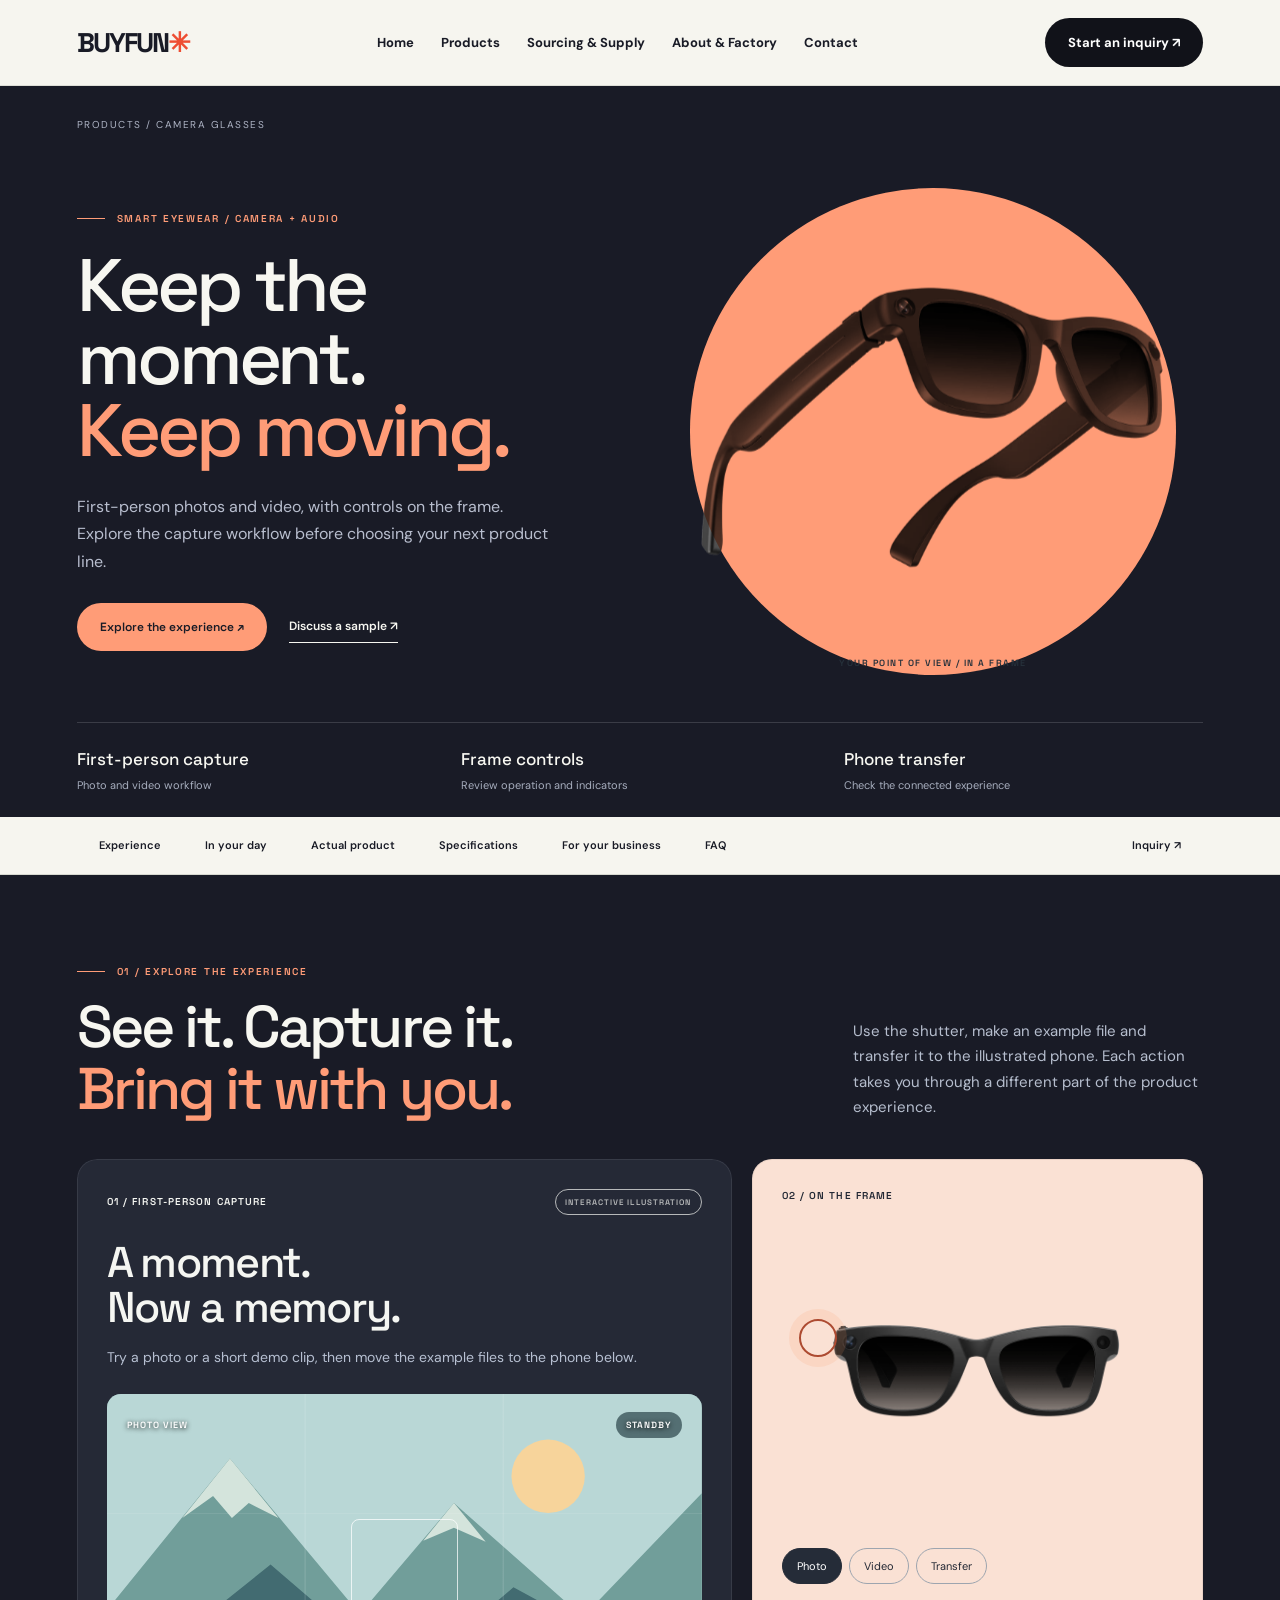
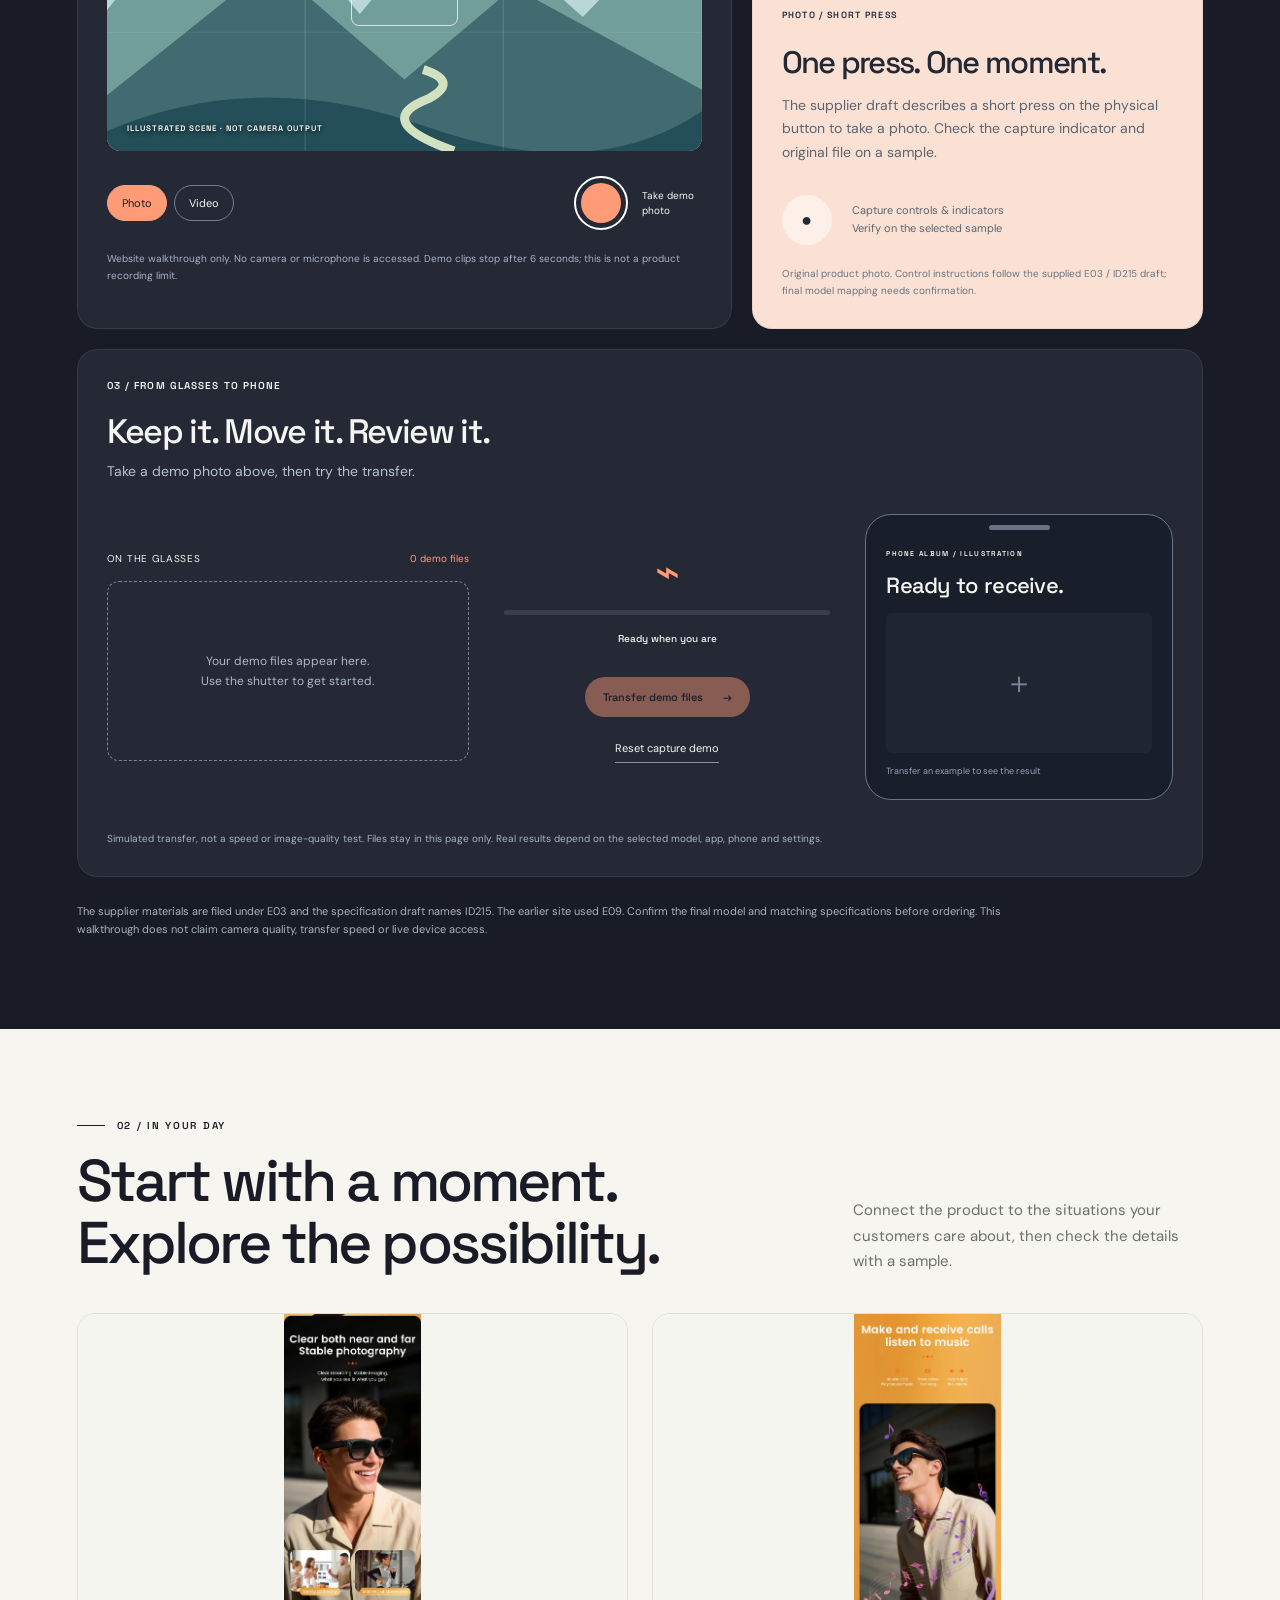
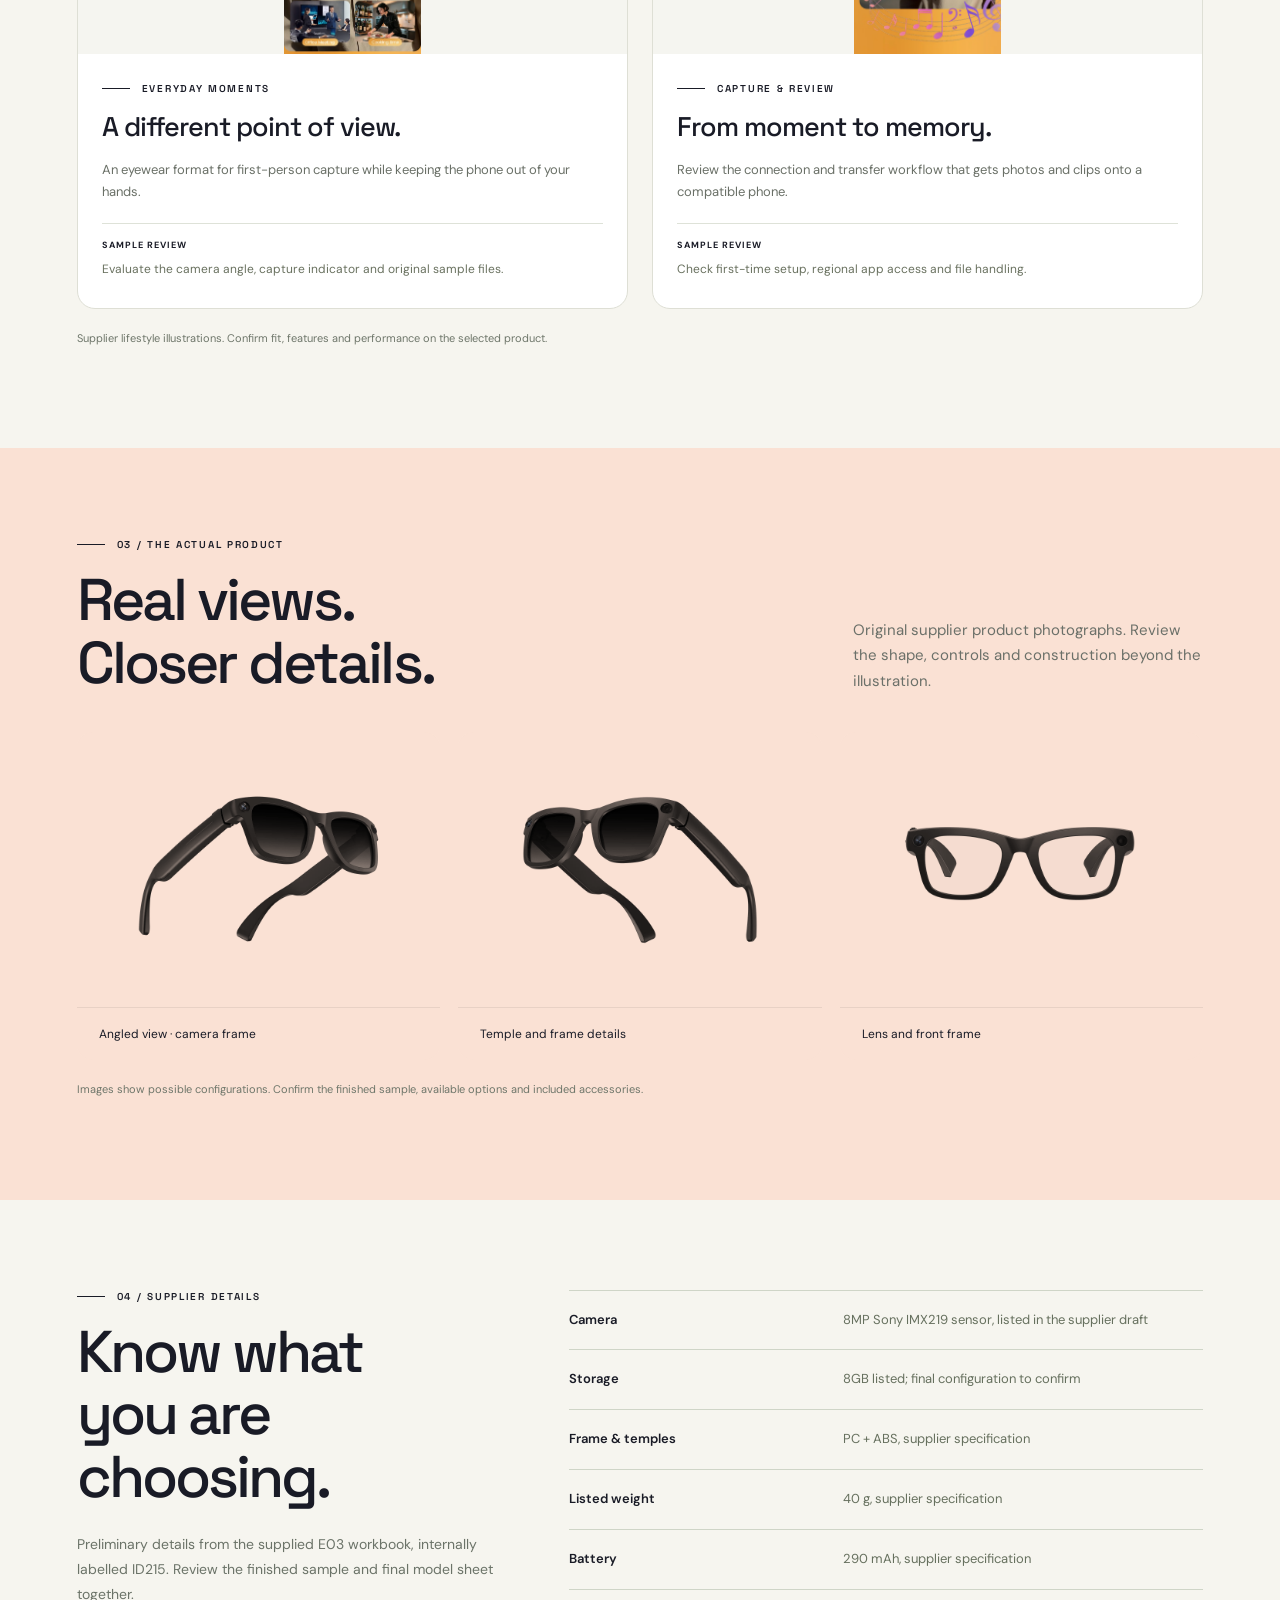
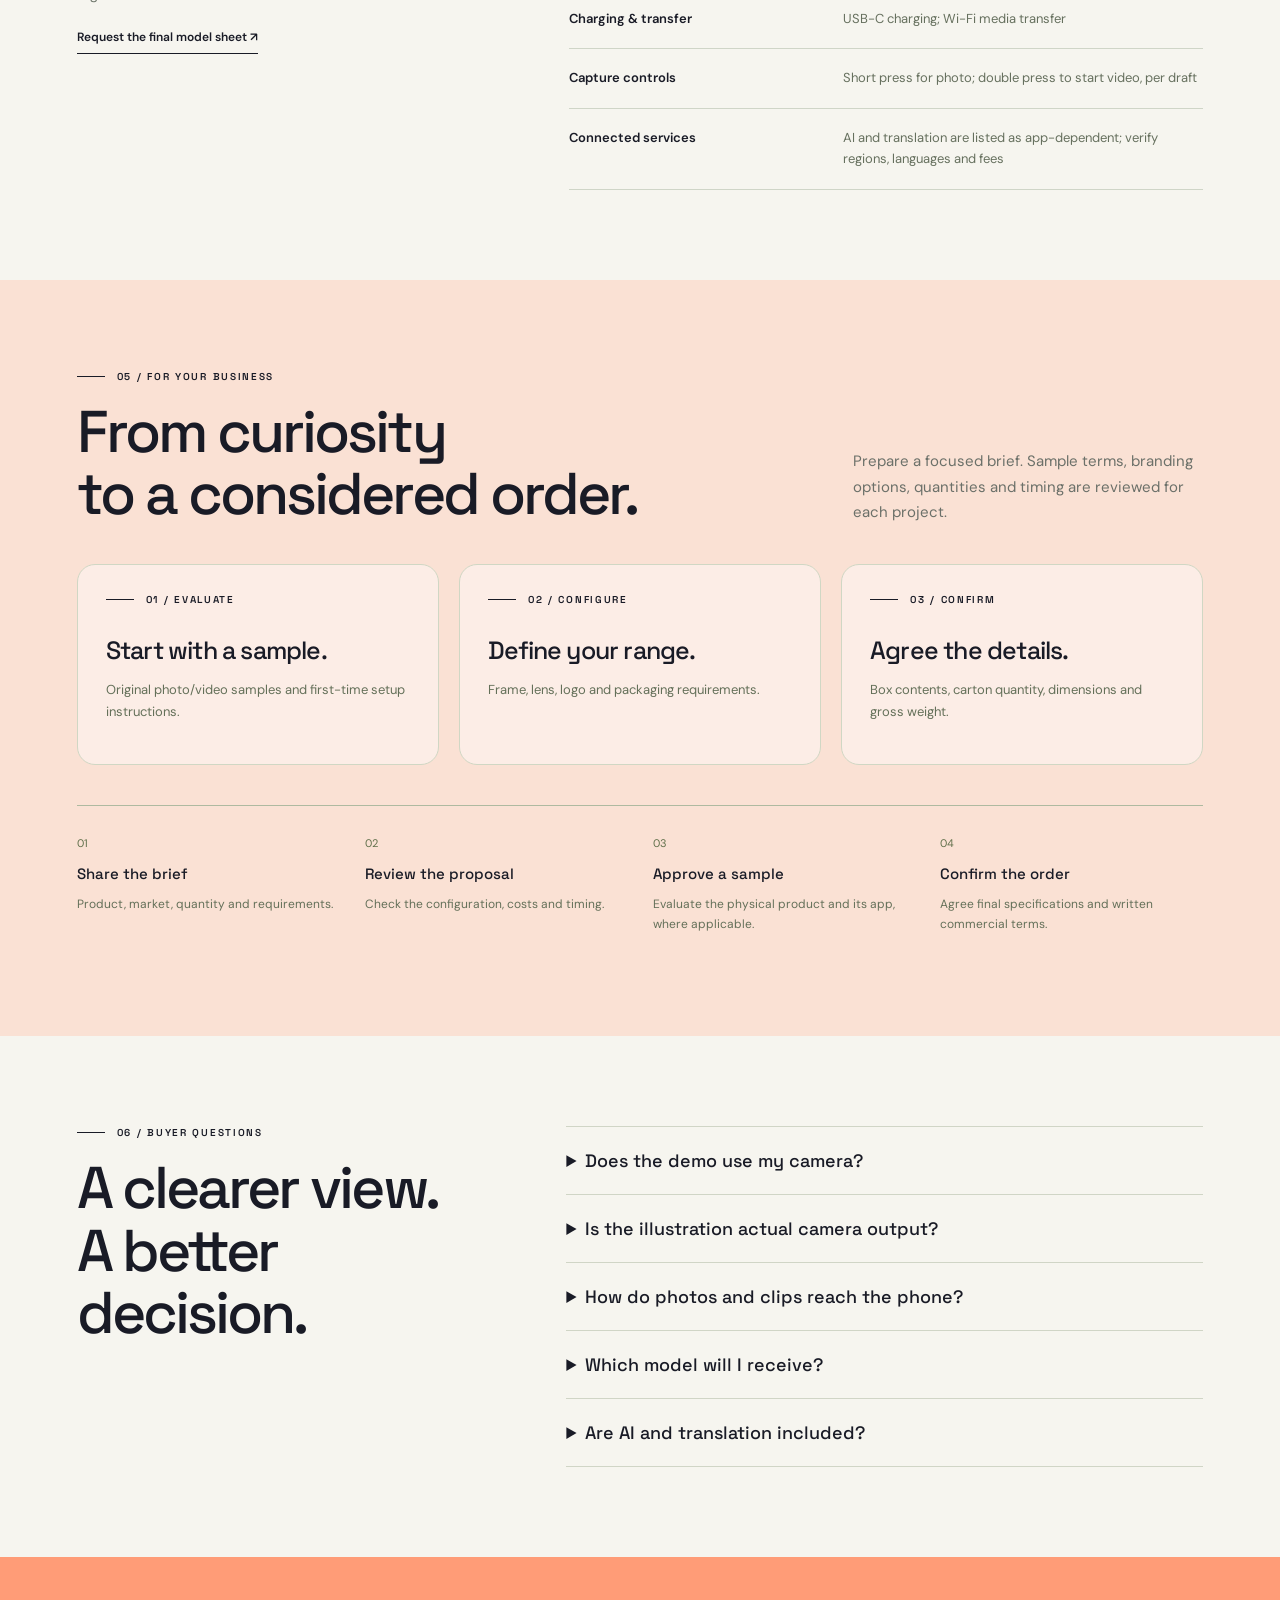
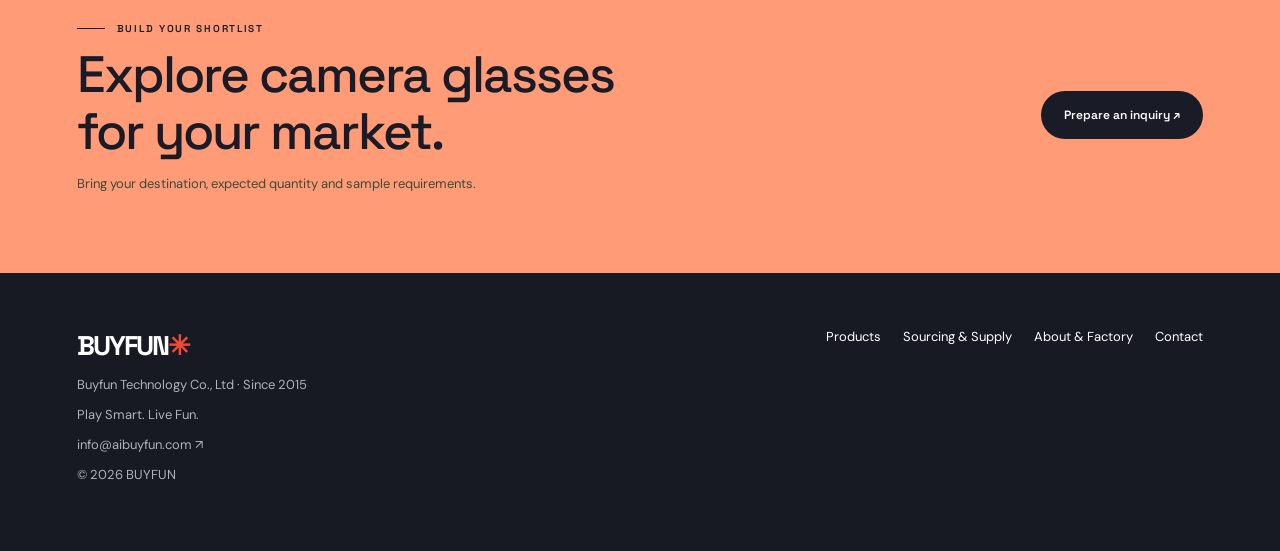
<file: e09.html>
<!doctype html><html lang="en"><head><meta charset="utf-8"><meta name="viewport" content="width=device-width,initial-scale=1"><meta name="description" content="First-person photos and video, with controls on the frame. Explore the capture workflow before choosing your next product line."><title>Camera Glasses | BUYFUN</title><style>
@import url('https://fonts.googleapis.com/css2?family=DM+Sans:wght@400;500;600;700&family=Space+Grotesk:wght@400;500;600;700&display=swap');*{box-sizing:border-box}html{scroll-behavior:smooth}body{margin:0;background:#f6f5ef;color:#111219;font-family:'DM Sans',Arial,sans-serif}a{color:inherit;text-decoration:none}button,input,textarea,select{font:inherit}button,a{cursor:pointer}.nav{height:78px;display:flex;align-items:center;justify-content:space-between;padding:0 6%;background:#f6f5ef}.logo{font:700 27px 'Space Grotesk',sans-serif;letter-spacing:-2px}.logo span{color:#ee4d32}.links{display:flex;gap:35px;font-size:14px;font-weight:700}.pill{display:inline-flex;align-items:center;justify-content:center;gap:25px;background:#111219;color:white;border:0;border-radius:99px;padding:16px 23px;font-size:13px;font-weight:700}.hero{background:#191b26;color:white;min-height:690px;position:relative;overflow:hidden;padding:94px 6% 60px;display:grid;grid-template-columns:1fr 1fr}.hero:after{content:'';position:absolute;width:570px;height:570px;background:#c7ff4d;border-radius:50%;right:8%;top:45px}.hero-copy{position:relative;z-index:2;max-width:710px}.eyebrow{font-size:11px;letter-spacing:2px;font-weight:700;text-transform:uppercase}.dot{display:inline-block;width:8px;height:8px;border-radius:50%;background:#bafa40;margin-right:10px}.hero h1{font:700 clamp(55px,6.6vw,104px)/.97 'Space Grotesk',sans-serif;letter-spacing:-6px;margin:36px 0 26px}.hero h1 em{font-style:normal;color:#c7ff4d}.hero p{font-size:17px;line-height:1.65;color:#c9cbd0;max-width:450px}.actions{display:flex;gap:12px;margin-top:34px;align-items:center}.light{background:#c7ff4d;color:#111}.outline{border:1px solid #777;background:transparent}.hero-img{position:relative;z-index:1;display:flex;align-items:center;justify-content:center}.hero-img img{width:110%;max-width:750px;object-fit:contain;mix-blend-mode:multiply;transform:rotate(-9deg)}.hero-label{position:absolute;right:8%;bottom:38px;z-index:2;font:600 12px 'Space Grotesk';letter-spacing:1px}.strip{background:#c7ff4d;padding:18px 6%;display:flex;justify-content:space-between;gap:15px;font:700 12px 'Space Grotesk';letter-spacing:1px}.section{padding:112px 6%}.section-head{display:flex;align-items:end;justify-content:space-between;margin-bottom:45px;gap:30px}.section h2{font:700 clamp(42px,5vw,72px)/1.02 'Space Grotesk';letter-spacing:-3px;margin:16px 0}.muted{color:#666a70;line-height:1.65}.section-head p{max-width:310px}.cards{display:grid;grid-template-columns:1fr 1fr;gap:20px}.card{background:white;border-radius:7px;overflow:hidden}.visual{height:360px;display:flex;align-items:center;justify-content:center;position:relative;overflow:hidden}.lime{background:#dcf7ac}.lavender{background:#d7ceff}.peach{background:#ffd1b6}.blue{background:#c7eaf9}.visual img{width:85%;height:90%;object-fit:contain;mix-blend-mode:multiply;transition:transform .4s}.card:hover img{transform:scale(1.05) rotate(-2deg)}.tag{position:absolute;top:20px;left:20px;background:#fff;padding:9px 13px;border-radius:30px;font-size:10px;letter-spacing:1px;font-weight:700}.card-body{padding:27px 30px 30px}.card-body h3{font:700 30px 'Space Grotesk';letter-spacing:-1px;margin:8px 0}.card-body p{color:#666a70;line-height:1.55;min-height:50px}.card-bottom{display:flex;justify-content:space-between;border-top:1px solid #e8e8e8;padding-top:20px;margin-top:23px;font-weight:700;font-size:13px}.small .visual{height:285px}.small h3{font-size:25px}.dark{background:#171923;color:white}.dark .muted{color:#afb1bd}.process{display:grid;grid-template-columns:repeat(3,1fr);gap:45px;margin-top:65px}.process article{border-top:1px solid #777;padding-top:24px}.num{color:#c7ff4d;font:700 14px 'Space Grotesk'}.process h3{font:600 25px 'Space Grotesk';margin:35px 0 12px}.process p{color:#b6b8c2;line-height:1.6}.contact{background:#c7ff4d;display:grid;grid-template-columns:1.1fr 1fr;gap:80px}.contact h2{max-width:620px}.form{background:#fff;padding:30px;border-radius:8px}.row{display:grid;grid-template-columns:1fr 1fr;gap:12px}.form label{display:block;font-size:12px;font-weight:700;margin-bottom:15px}.form input,.form select,.form textarea{width:100%;border:1px solid #ddd;border-radius:5px;padding:13px;margin-top:7px;background:white}.form textarea{resize:vertical;min-height:90px}.form p{font-size:12px;color:#666;line-height:1.5}.footer{padding:45px 6%;display:flex;justify-content:space-between;gap:20px;font-size:12px;color:#777}.footer .logo{color:#111}.toast{font-weight:700;color:#256b26;min-height:20px}.mobile{display:none}@media(max-width:760px){.nav{height:68px}.links{display:none}.nav .pill{padding:12px}.hero{display:block;padding:75px 6% 30px;min-height:0}.hero h1{font-size:58px;letter-spacing:-3px}.hero:after{width:330px;height:330px;right:-50px;top:auto;bottom:20px}.hero-img{height:330px}.hero-img img{width:115%}.hero-label{bottom:20px}.strip{font-size:9px}.strip span:last-child{display:none}.section{padding:75px 6%}.section-head{display:block}.section h2{letter-spacing:-2px}.cards,.contact,.process{grid-template-columns:1fr}.visual{height:280px}.small .visual{height:260px}.process{gap:20px}.process h3{margin-top:18px}.contact{gap:25px}.row{grid-template-columns:1fr}.footer{display:block}.footer p{margin-top:25px}}
</style><link rel="stylesheet" href="assets/pages.css?v=20261117"><link rel="stylesheet" href="assets/product-labs.css?v=20261118-images2"></head><body data-product-lab="camera"><header class="site-nav"><a class="logo" href="index.html">BUYFUN<span>✳</span></a><nav class="nav-items" aria-label="Main navigation"><a href="index.html">Home</a><a href="products.html">Products</a><a href="sourcing.html">Sourcing &amp; Supply</a><a href="about.html">About &amp; Factory</a><a href="contact.html">Contact</a></nav><a class="pill nav-cta" href="contact.html">Start an inquiry ↗</a></header><div class="site-read-progress" aria-hidden="true"></div><main><section class="new-hero" id="overview"><div class="new-breadcrumb"><a href="products.html">PRODUCTS</a> / CAMERA GLASSES</div><div class="new-hero-grid"><div><div class="new-kicker">SMART EYEWEAR / CAMERA + AUDIO</div><h1><span class="new-hero-word">Keep the moment.</span><span class="new-hero-word"><em>Keep moving.</em></span></h1><p>First-person photos and video, with controls on the frame. Explore the capture workflow before choosing your next product line.</p><div class="new-actions"><a class="new-button" href="#features">Explore the experience ↗</a><a class="new-text-link" href="contact.html?product=e09#contact">Discuss a sample ↗</a></div></div><div class="new-hero-art"><img src="assets/gallery/e09-gallery-1.webp" alt="Camera Glasses original supplier product photo"><span>YOUR POINT OF VIEW / IN A FRAME</span></div></div><div class="new-hero-facts"><div><strong>First-person capture</strong><span>Photo and video workflow</span></div><div><strong>Frame controls</strong><span>Review operation and indicators</span></div><div><strong>Phone transfer</strong><span>Check the connected experience</span></div></div></section><nav class="chapter-nav" aria-label="Product sections"><a href="#features">Experience</a><a href="#scenes">In your day</a><a href="#gallery">Actual product</a><a href="#details">Specifications</a><a href="#procurement">For your business</a><a href="#faq">FAQ</a><a href="contact.html?product=e09#contact">Inquiry ↗</a></nav><section class="new-section lab-section" id="features"><span id="interactive"></span><div class="new-section-head"><div><div class="new-kicker">01 / EXPLORE THE EXPERIENCE</div><h2>See it. Capture it.<br><em>Bring it with you.</em></h2></div><p>Use the shutter, make an example file and transfer it to the illustrated phone. Each action takes you through a different part of the product experience.</p></div><div id="product-lab"><div class="new-fallback">Use the shutter, make an example file and transfer it to the illustrated phone. Each action takes you through a different part of the product experience. Interactive controls load with JavaScript. Original product views and supplier specifications are available below.</div></div><p class="new-disclosure">The supplier materials are filed under E03 and the specification draft names ID215. The earlier site used E09. Confirm the final model and matching specifications before ordering. This walkthrough does not claim camera quality, transfer speed or live device access.</p></section><section class="new-section" id="scenes"><div class="new-section-head"><div><div class="new-kicker">02 / IN YOUR DAY</div><h2>Start with a moment.<br>Explore the possibility.</h2></div><p>Connect the product to the situations your customers care about, then check the details with a sample.</p></div><div class="new-scenes"><article class="new-scene"><img loading="lazy" src="assets/scenes/e09-outdoor.webp" alt="Supplier lifestyle illustration for A different point of view."><div><div class="new-kicker">EVERYDAY MOMENTS</div><h3>A different point of view.</h3><p>An eyewear format for first-person capture while keeping the phone out of your hands.</p><div class="scene-check"><strong>SAMPLE REVIEW</strong><span>Evaluate the camera angle, capture indicator and original sample files.</span></div></div></article><article class="new-scene"><img loading="lazy" src="assets/scenes/e09-everyday.webp" alt="Supplier lifestyle illustration for From moment to memory."><div><div class="new-kicker">CAPTURE & REVIEW</div><h3>From moment to memory.</h3><p>Review the connection and transfer workflow that gets photos and clips onto a compatible phone.</p><div class="scene-check"><strong>SAMPLE REVIEW</strong><span>Check first-time setup, regional app access and file handling.</span></div></div></article></div><p class="source-note">Supplier lifestyle illustrations. Confirm fit, features and performance on the selected product.</p></section><section class="new-section soft-section" id="gallery"><div class="new-section-head"><div><div class="new-kicker">03 / THE ACTUAL PRODUCT</div><h2>Real views.<br>Closer details.</h2></div><p>Original supplier product photographs. Review the shape, controls and construction beyond the illustration.</p></div><div class="new-photo-grid"><figure><img loading="lazy" src="assets/gallery/e09-gallery-1.webp" alt="Angled view · camera frame"><figcaption>Angled view · camera frame</figcaption></figure><figure><img loading="lazy" src="assets/gallery/e09-gallery-3.webp" alt="Temple and frame details"><figcaption>Temple and frame details</figcaption></figure><figure><img loading="lazy" src="assets/gallery/e09-gallery-6.webp" alt="Lens and front frame"><figcaption>Lens and front frame</figcaption></figure></div><p class="source-note">Images show possible configurations. Confirm the finished sample, available options and included accessories.</p></section><section class="new-section" id="details"><div class="spec-layout"><div><div class="new-kicker">04 / SUPPLIER DETAILS</div><h2 class="new-title">Know what<br>you are choosing.</h2><p>Preliminary details from the supplied E03 workbook, internally labelled ID215. Review the finished sample and final model sheet together.</p><a class="new-text-link" href="contact.html?product=e09#contact">Request the final model sheet ↗</a></div><dl class="new-specs"><div><dt>Camera</dt><dd>8MP Sony IMX219 sensor, listed in the supplier draft</dd></div><div><dt>Storage</dt><dd>8GB listed; final configuration to confirm</dd></div><div><dt>Frame &amp; temples</dt><dd>PC + ABS, supplier specification</dd></div><div><dt>Listed weight</dt><dd>40 g, supplier specification</dd></div><div><dt>Battery</dt><dd>290 mAh, supplier specification</dd></div><div><dt>Charging &amp; transfer</dt><dd>USB-C charging; Wi-Fi media transfer</dd></div><div><dt>Capture controls</dt><dd>Short press for photo; double press to start video, per draft</dd></div><div><dt>Connected services</dt><dd>AI and translation are listed as app-dependent; verify regions, languages and fees</dd></div></dl></div></section><section class="new-section soft-section" id="procurement"><div class="new-section-head"><div><div class="new-kicker">05 / FOR YOUR BUSINESS</div><h2>From curiosity<br>to a considered order.</h2></div><p>Prepare a focused brief. Sample terms, branding options, quantities and timing are reviewed for each project.</p></div><div class="trade-grid"><article><div class="new-kicker">01 / EVALUATE</div><h3>Start with a sample.</h3><p>Original photo/video samples and first-time setup instructions.</p></article><article><div class="new-kicker">02 / CONFIGURE</div><h3>Define your range.</h3><p>Frame, lens, logo and packaging requirements.</p></article><article><div class="new-kicker">03 / CONFIRM</div><h3>Agree the details.</h3><p>Box contents, carton quantity, dimensions and gross weight.</p></article></div><div class="new-steps"><article><span>01</span><strong>Share the brief</strong><p>Product, market, quantity and requirements.</p></article><article><span>02</span><strong>Review the proposal</strong><p>Check the configuration, costs and timing.</p></article><article><span>03</span><strong>Approve a sample</strong><p>Evaluate the physical product and its app, where applicable.</p></article><article><span>04</span><strong>Confirm the order</strong><p>Agree final specifications and written commercial terms.</p></article></div></section><section class="new-section" id="faq"><div class="new-faq"><div><div class="new-kicker">06 / BUYER QUESTIONS</div><h2 class="new-title">A clearer view.<br>A better decision.</h2></div><div><details><summary>Does the demo use my camera?</summary><p>No. The illustrated scene and example files are generated only inside this page. No camera, microphone or file access is requested.</p></details><details><summary>Is the illustration actual camera output?</summary><p>No. Request original photo and video files from the final sample. Check resolution, frame rate, recording conditions and image quality.</p></details><details><summary>How do photos and clips reach the phone?</summary><p>The supplier sheet lists Wi-Fi transfer. Confirm the selected app, first-time setup, phone compatibility and file handling.</p></details><details><summary>Which model will I receive?</summary><p>Confirm the final SKU before ordering. The current image folder is E03, the specification draft says ID215, and the earlier site used E09.</p></details><details><summary>Are AI and translation included?</summary><p>These functions are listed in the supplier draft as dependent on app connectivity. Confirm regional availability, supported languages, account requirements and service fees.</p></details></div></div></section><section class="new-cta"><div><div class="new-kicker">BUILD YOUR SHORTLIST</div><h2>Explore camera glasses<br>for your market.</h2><p>Bring your destination, expected quantity and sample requirements.</p></div><a class="new-button dark-button" href="contact.html?product=e09#contact">Prepare an inquiry ↗</a></section></main><footer class="site-footer"><div><a class="logo" href="index.html" style="color:white">BUYFUN<span>✳</span></a><p>Buyfun Technology Co., Ltd · Since 2015</p><p>Play Smart. Live Fun.</p><p><a href="mailto:info@aibuyfun.com">info@aibuyfun.com ↗</a></p><p>© 2026 BUYFUN</p></div><div class="footer-links"><a href="products.html">Products</a><a href="sourcing.html">Sourcing &amp; Supply</a><a href="about.html">About &amp; Factory</a><a href="contact.html">Contact</a></div></footer><script src="assets/product-labs.js?v=20261118-images2" defer></script></body></html>
</file>
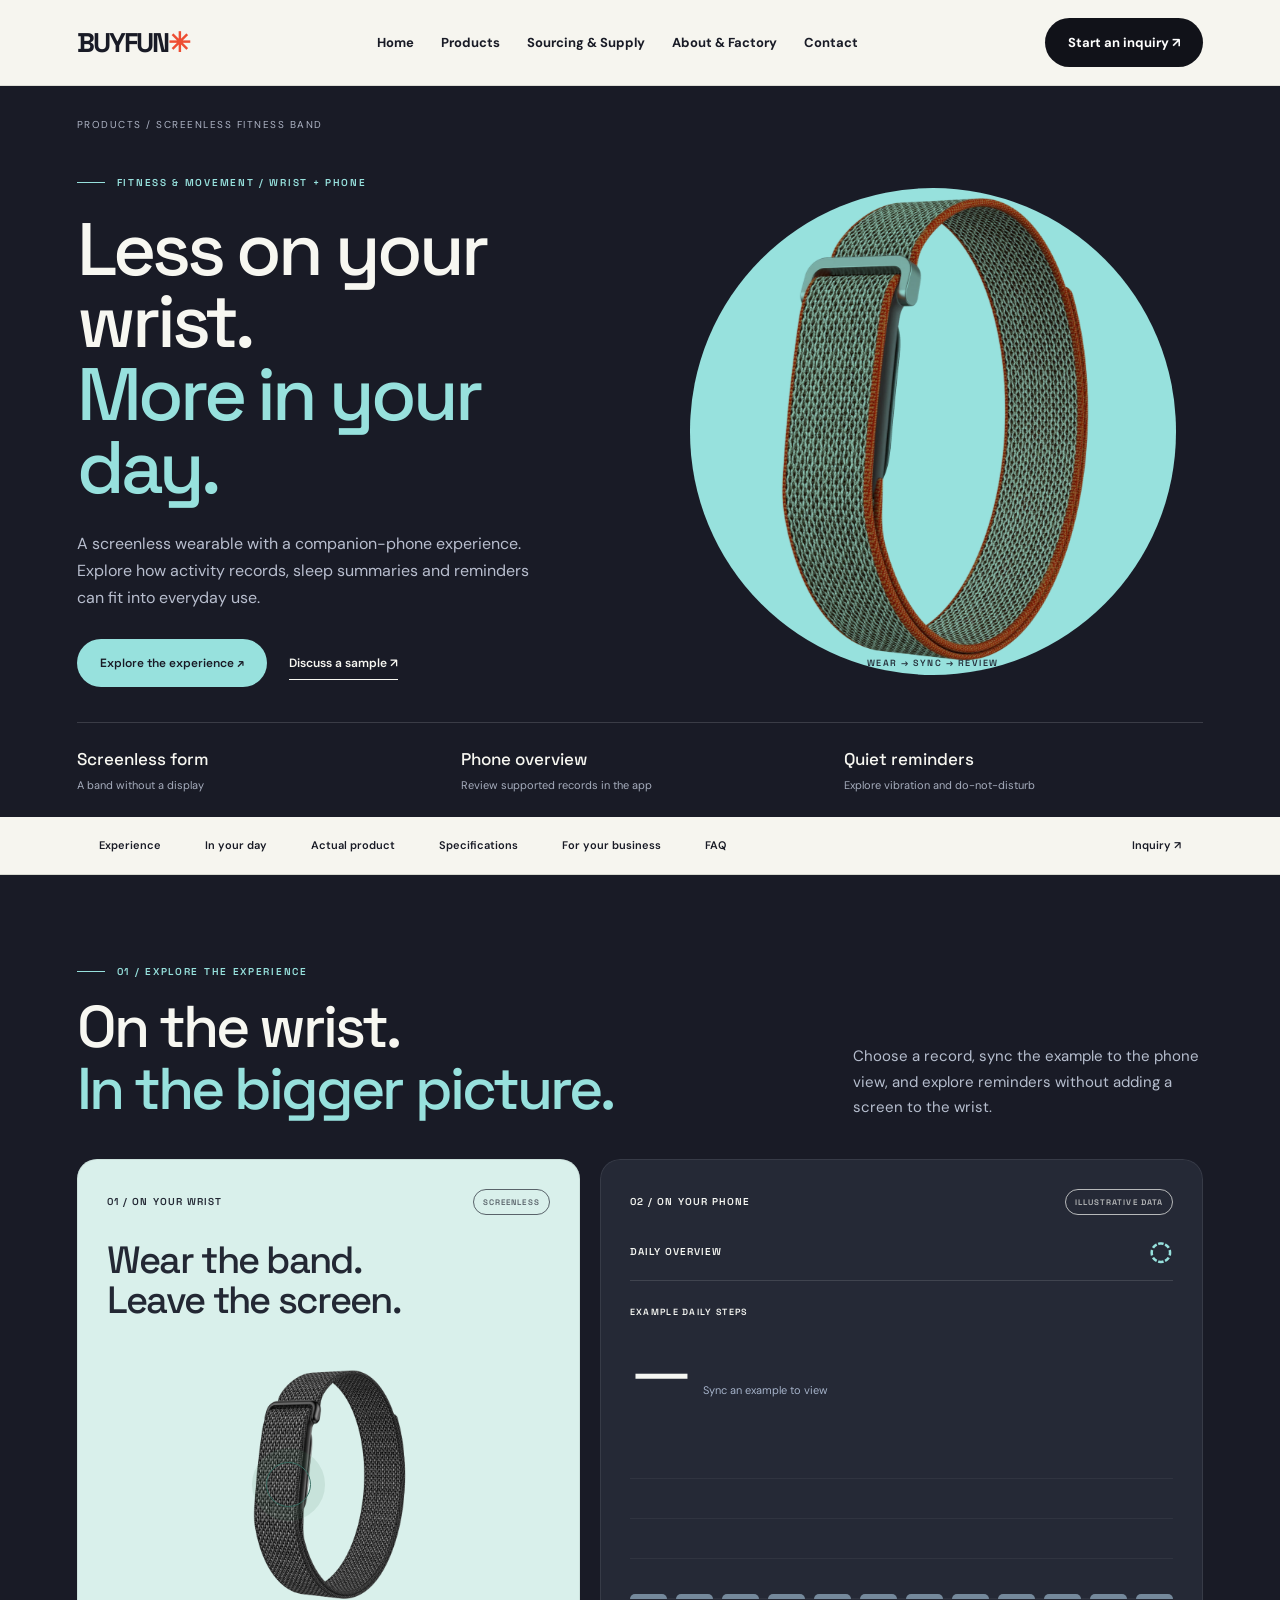
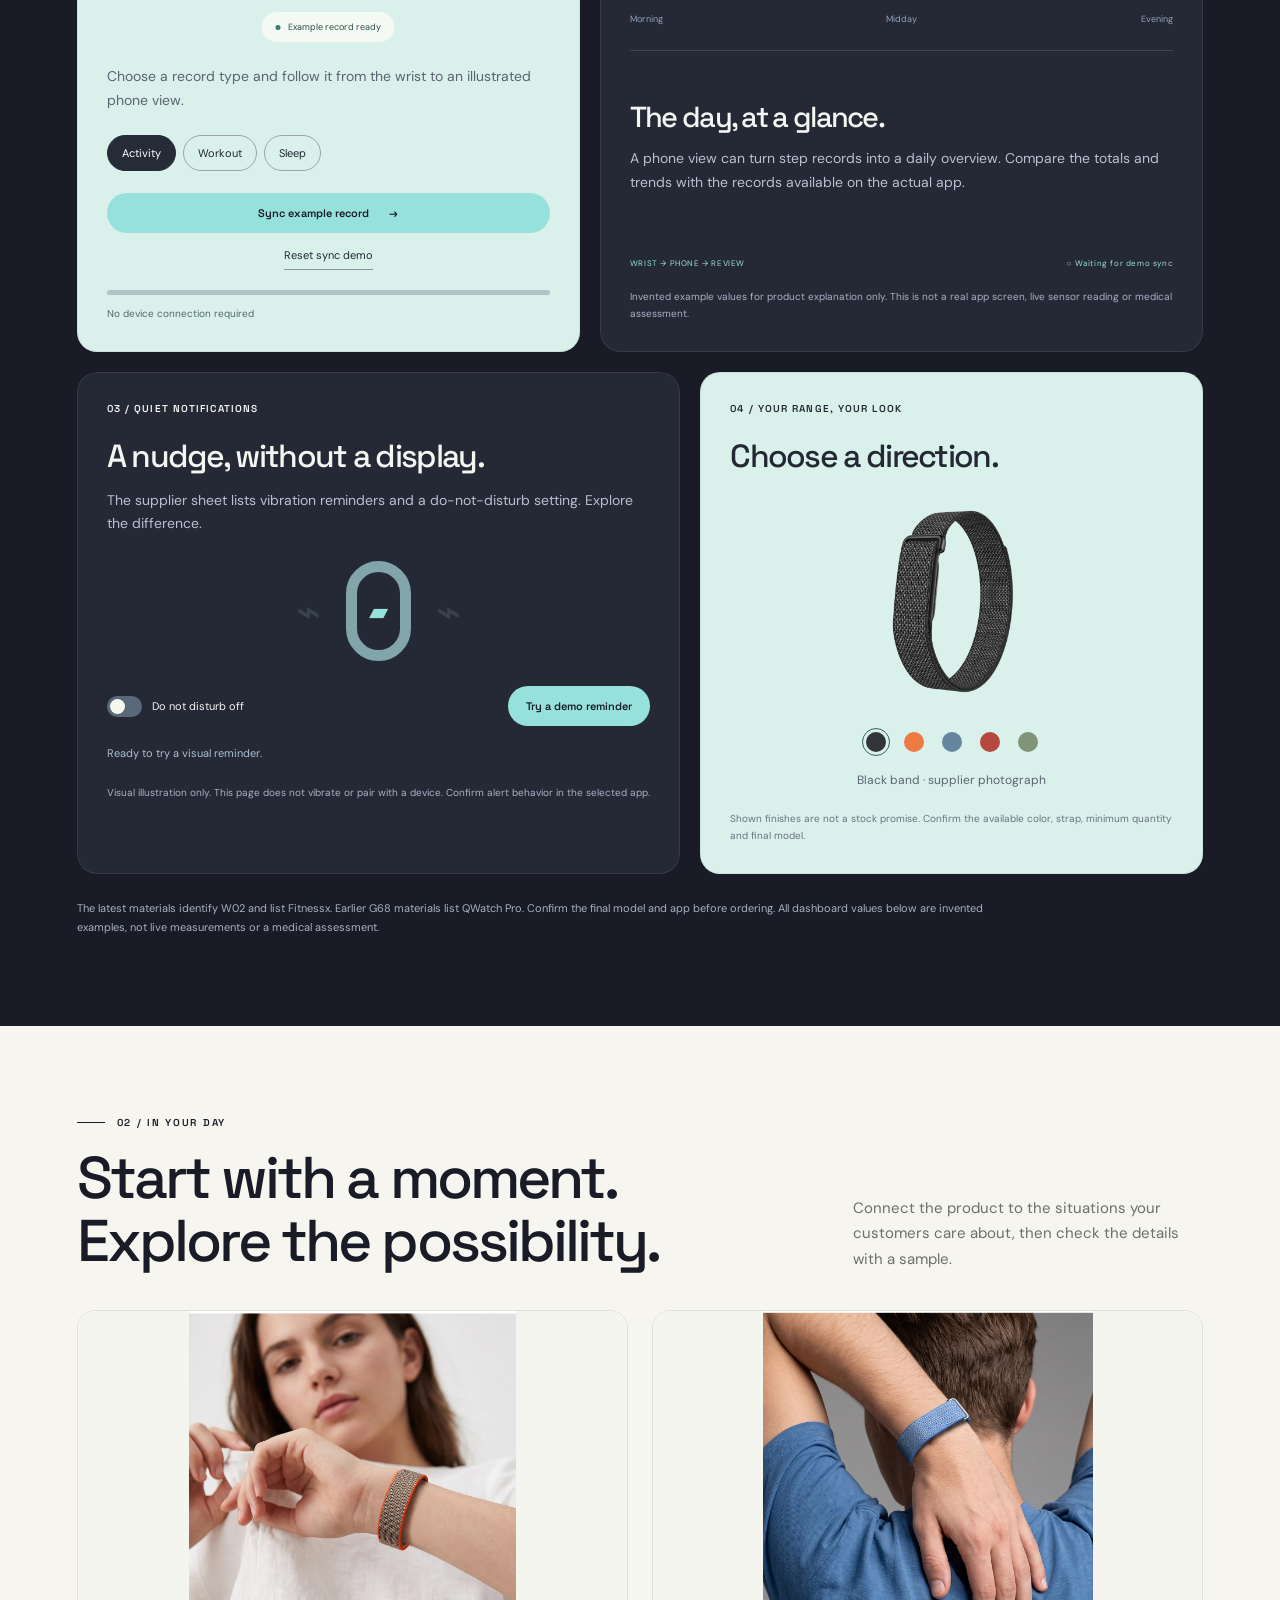
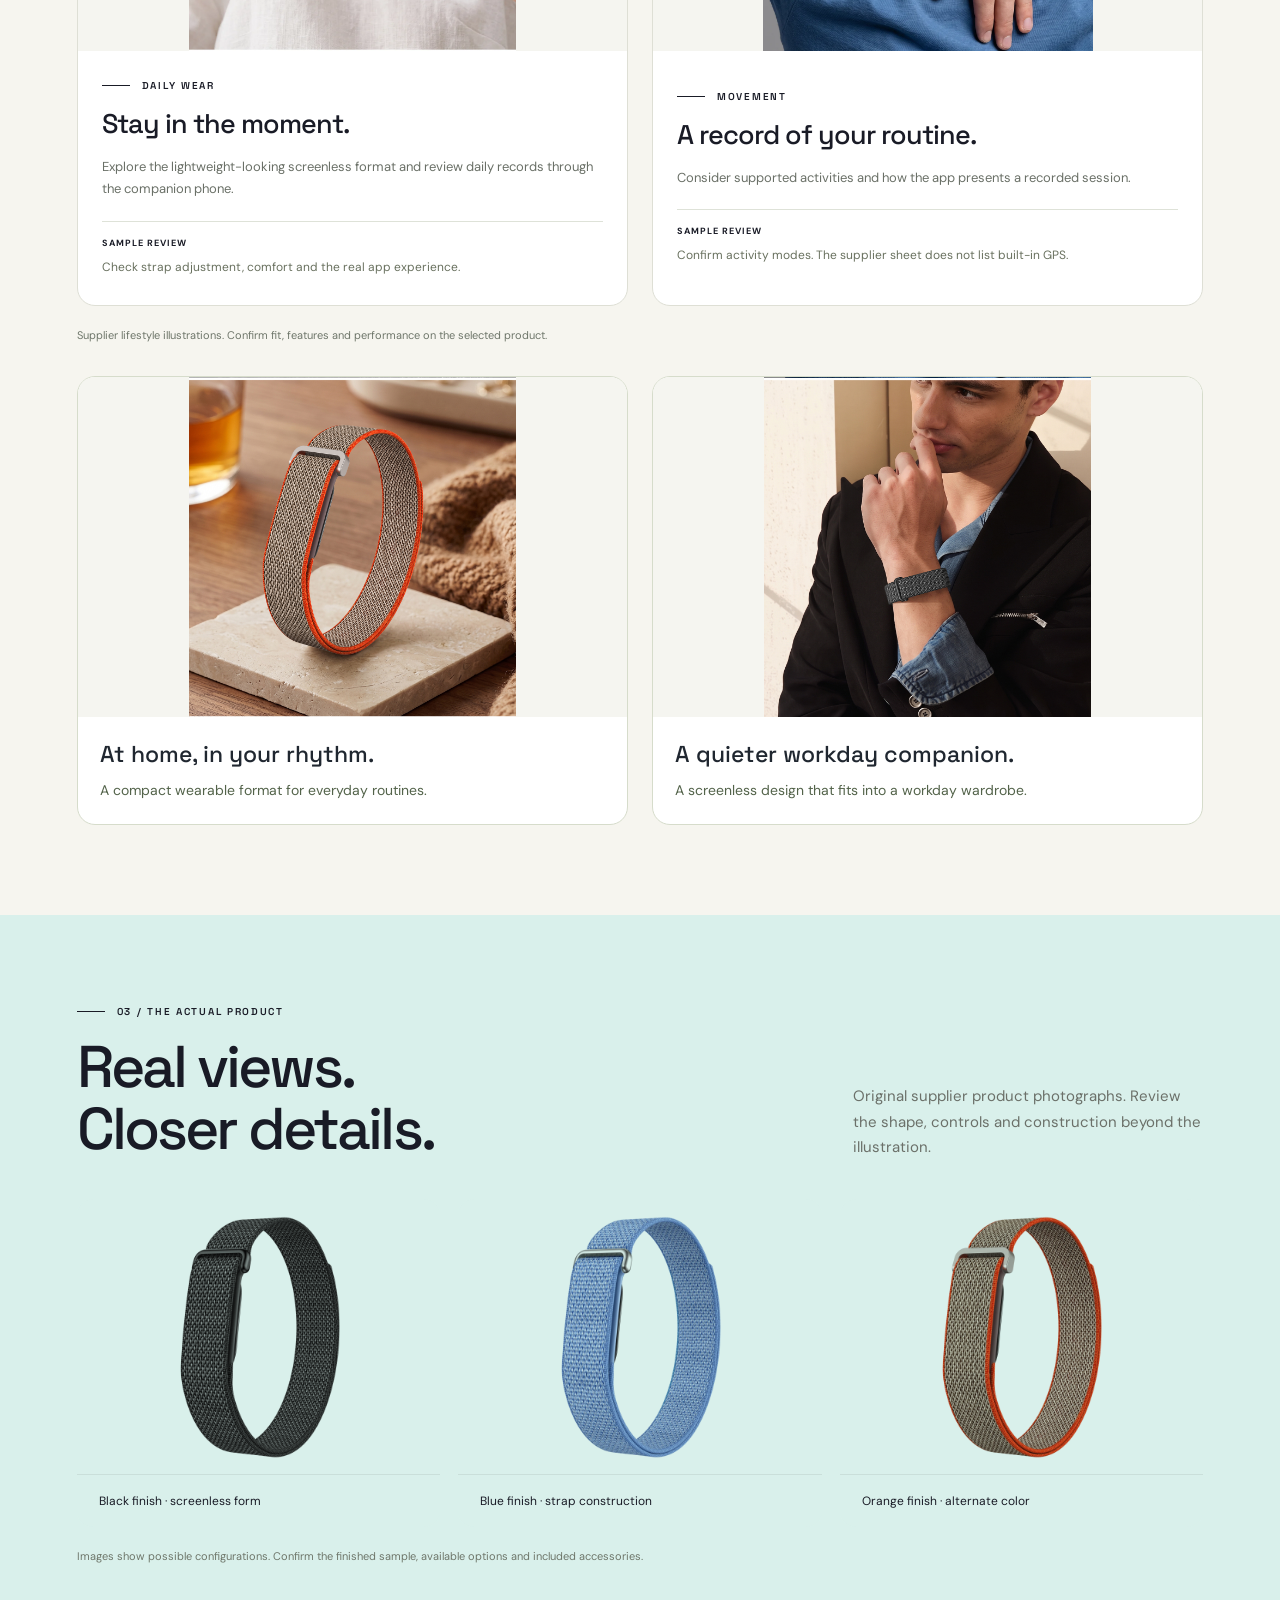
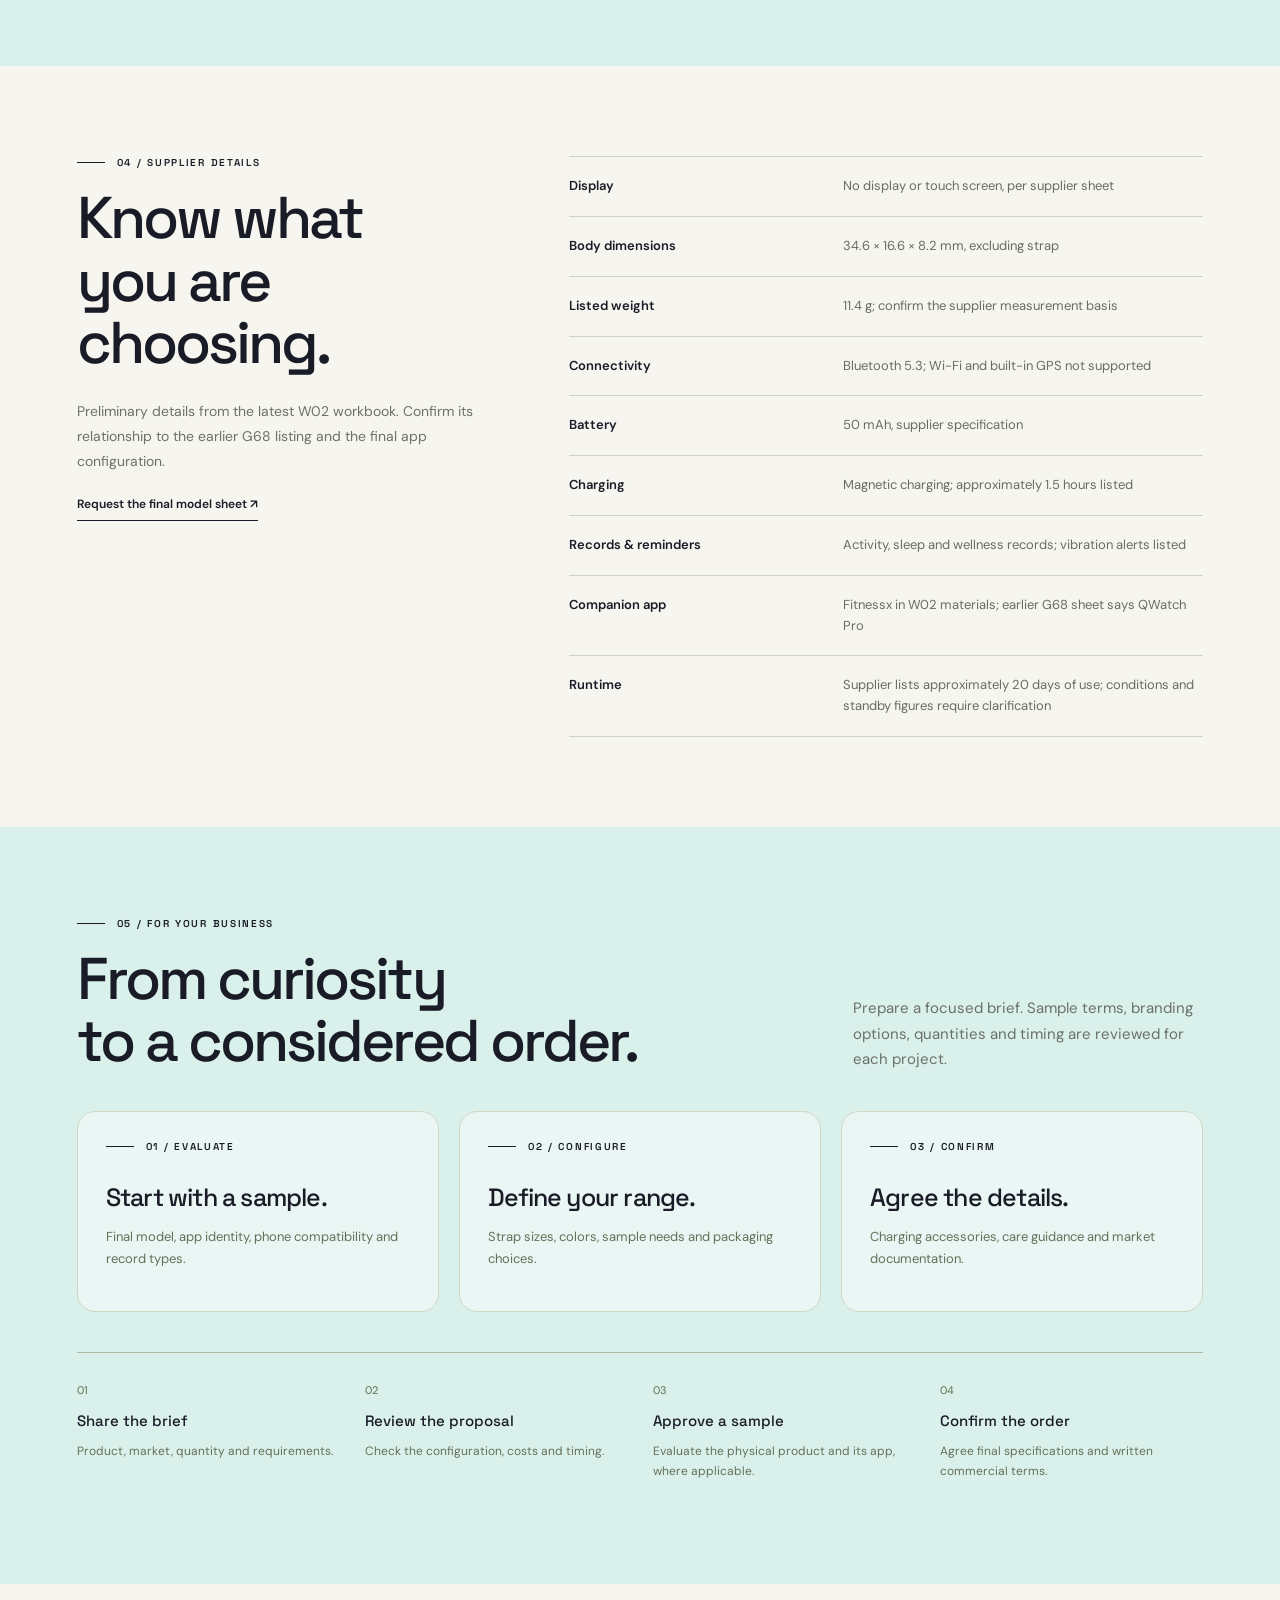
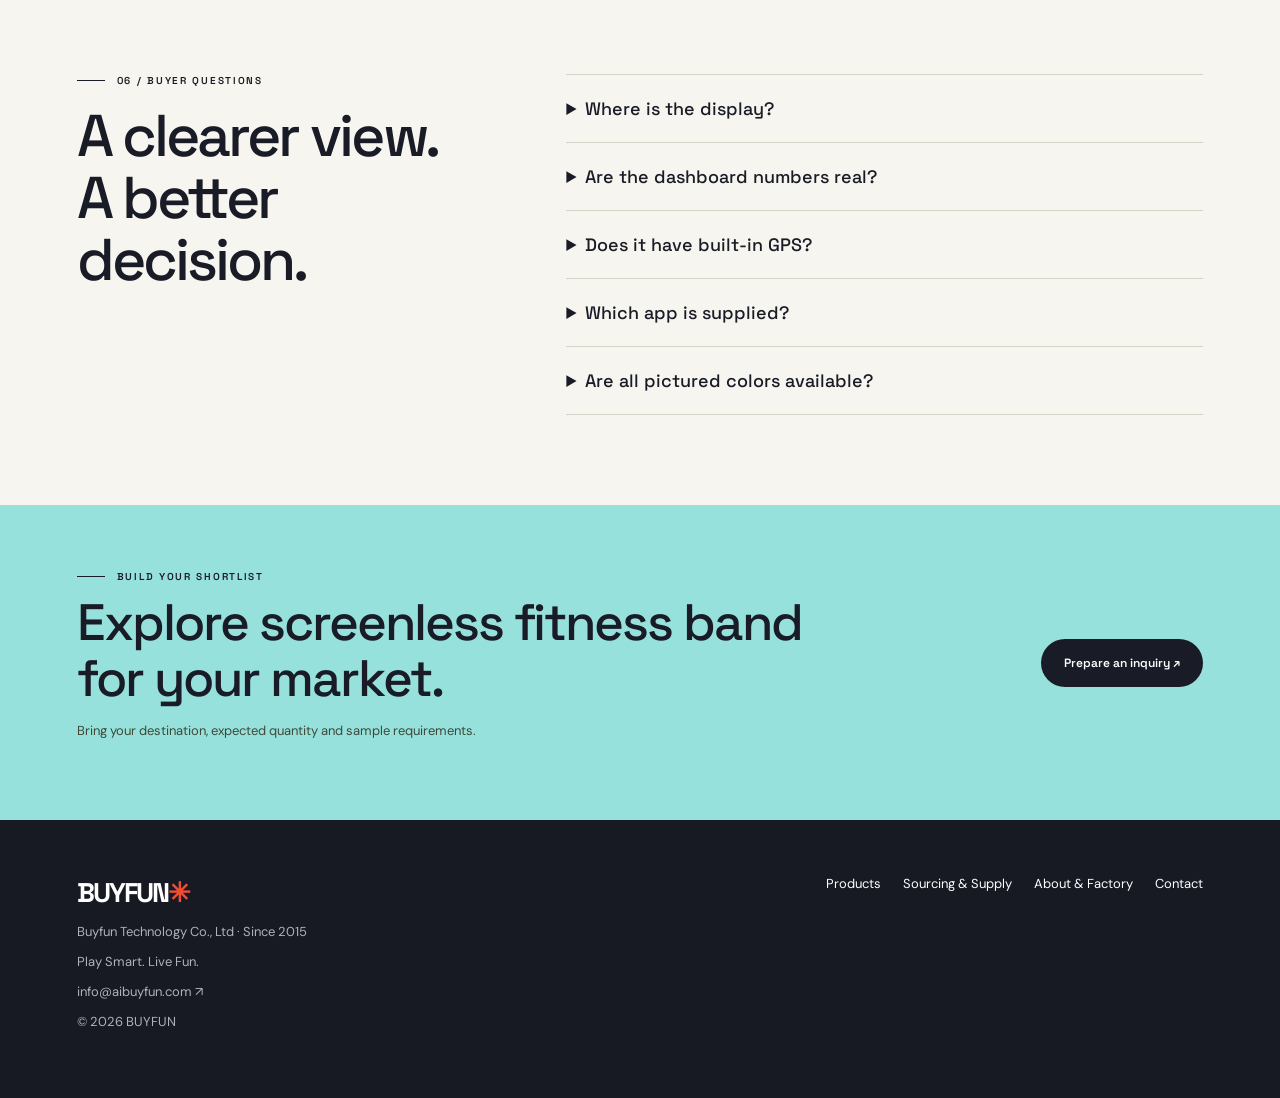
<file: g68.html>
<!doctype html><html lang="en"><head><meta charset="utf-8"><meta name="viewport" content="width=device-width,initial-scale=1"><meta name="description" content="A screenless wearable with a companion-phone experience. Explore how activity records, sleep summaries and reminders can fit into everyday use."><title>Screenless Fitness Band | BUYFUN</title><style>
@import url('https://fonts.googleapis.com/css2?family=DM+Sans:wght@400;500;600;700&family=Space+Grotesk:wght@400;500;600;700&display=swap');*{box-sizing:border-box}html{scroll-behavior:smooth}body{margin:0;background:#f6f5ef;color:#111219;font-family:'DM Sans',Arial,sans-serif}a{color:inherit;text-decoration:none}button,input,textarea,select{font:inherit}button,a{cursor:pointer}.nav{height:78px;display:flex;align-items:center;justify-content:space-between;padding:0 6%;background:#f6f5ef}.logo{font:700 27px 'Space Grotesk',sans-serif;letter-spacing:-2px}.logo span{color:#ee4d32}.links{display:flex;gap:35px;font-size:14px;font-weight:700}.pill{display:inline-flex;align-items:center;justify-content:center;gap:25px;background:#111219;color:white;border:0;border-radius:99px;padding:16px 23px;font-size:13px;font-weight:700}.hero{background:#191b26;color:white;min-height:690px;position:relative;overflow:hidden;padding:94px 6% 60px;display:grid;grid-template-columns:1fr 1fr}.hero:after{content:'';position:absolute;width:570px;height:570px;background:#c7ff4d;border-radius:50%;right:8%;top:45px}.hero-copy{position:relative;z-index:2;max-width:710px}.eyebrow{font-size:11px;letter-spacing:2px;font-weight:700;text-transform:uppercase}.dot{display:inline-block;width:8px;height:8px;border-radius:50%;background:#bafa40;margin-right:10px}.hero h1{font:700 clamp(55px,6.6vw,104px)/.97 'Space Grotesk',sans-serif;letter-spacing:-6px;margin:36px 0 26px}.hero h1 em{font-style:normal;color:#c7ff4d}.hero p{font-size:17px;line-height:1.65;color:#c9cbd0;max-width:450px}.actions{display:flex;gap:12px;margin-top:34px;align-items:center}.light{background:#c7ff4d;color:#111}.outline{border:1px solid #777;background:transparent}.hero-img{position:relative;z-index:1;display:flex;align-items:center;justify-content:center}.hero-img img{width:110%;max-width:750px;object-fit:contain;mix-blend-mode:multiply;transform:rotate(-9deg)}.hero-label{position:absolute;right:8%;bottom:38px;z-index:2;font:600 12px 'Space Grotesk';letter-spacing:1px}.strip{background:#c7ff4d;padding:18px 6%;display:flex;justify-content:space-between;gap:15px;font:700 12px 'Space Grotesk';letter-spacing:1px}.section{padding:112px 6%}.section-head{display:flex;align-items:end;justify-content:space-between;margin-bottom:45px;gap:30px}.section h2{font:700 clamp(42px,5vw,72px)/1.02 'Space Grotesk';letter-spacing:-3px;margin:16px 0}.muted{color:#666a70;line-height:1.65}.section-head p{max-width:310px}.cards{display:grid;grid-template-columns:1fr 1fr;gap:20px}.card{background:white;border-radius:7px;overflow:hidden}.visual{height:360px;display:flex;align-items:center;justify-content:center;position:relative;overflow:hidden}.lime{background:#dcf7ac}.lavender{background:#d7ceff}.peach{background:#ffd1b6}.blue{background:#c7eaf9}.visual img{width:85%;height:90%;object-fit:contain;mix-blend-mode:multiply;transition:transform .4s}.card:hover img{transform:scale(1.05) rotate(-2deg)}.tag{position:absolute;top:20px;left:20px;background:#fff;padding:9px 13px;border-radius:30px;font-size:10px;letter-spacing:1px;font-weight:700}.card-body{padding:27px 30px 30px}.card-body h3{font:700 30px 'Space Grotesk';letter-spacing:-1px;margin:8px 0}.card-body p{color:#666a70;line-height:1.55;min-height:50px}.card-bottom{display:flex;justify-content:space-between;border-top:1px solid #e8e8e8;padding-top:20px;margin-top:23px;font-weight:700;font-size:13px}.small .visual{height:285px}.small h3{font-size:25px}.dark{background:#171923;color:white}.dark .muted{color:#afb1bd}.process{display:grid;grid-template-columns:repeat(3,1fr);gap:45px;margin-top:65px}.process article{border-top:1px solid #777;padding-top:24px}.num{color:#c7ff4d;font:700 14px 'Space Grotesk'}.process h3{font:600 25px 'Space Grotesk';margin:35px 0 12px}.process p{color:#b6b8c2;line-height:1.6}.contact{background:#c7ff4d;display:grid;grid-template-columns:1.1fr 1fr;gap:80px}.contact h2{max-width:620px}.form{background:#fff;padding:30px;border-radius:8px}.row{display:grid;grid-template-columns:1fr 1fr;gap:12px}.form label{display:block;font-size:12px;font-weight:700;margin-bottom:15px}.form input,.form select,.form textarea{width:100%;border:1px solid #ddd;border-radius:5px;padding:13px;margin-top:7px;background:white}.form textarea{resize:vertical;min-height:90px}.form p{font-size:12px;color:#666;line-height:1.5}.footer{padding:45px 6%;display:flex;justify-content:space-between;gap:20px;font-size:12px;color:#777}.footer .logo{color:#111}.toast{font-weight:700;color:#256b26;min-height:20px}.mobile{display:none}@media(max-width:760px){.nav{height:68px}.links{display:none}.nav .pill{padding:12px}.hero{display:block;padding:75px 6% 30px;min-height:0}.hero h1{font-size:58px;letter-spacing:-3px}.hero:after{width:330px;height:330px;right:-50px;top:auto;bottom:20px}.hero-img{height:330px}.hero-img img{width:115%}.hero-label{bottom:20px}.strip{font-size:9px}.strip span:last-child{display:none}.section{padding:75px 6%}.section-head{display:block}.section h2{letter-spacing:-2px}.cards,.contact,.process{grid-template-columns:1fr}.visual{height:280px}.small .visual{height:260px}.process{gap:20px}.process h3{margin-top:18px}.contact{gap:25px}.row{grid-template-columns:1fr}.footer{display:block}.footer p{margin-top:25px}}
</style><link rel="stylesheet" href="assets/pages.css?v=20261117"><link rel="stylesheet" href="assets/product-labs.css?v=20261118-images2"></head><body data-product-lab="band"><header class="site-nav"><a class="logo" href="index.html">BUYFUN<span>✳</span></a><nav class="nav-items" aria-label="Main navigation"><a href="index.html">Home</a><a href="products.html">Products</a><a href="sourcing.html">Sourcing &amp; Supply</a><a href="about.html">About &amp; Factory</a><a href="contact.html">Contact</a></nav><a class="pill nav-cta" href="contact.html">Start an inquiry ↗</a></header><div class="site-read-progress" aria-hidden="true"></div><main><section class="new-hero" id="overview"><div class="new-breadcrumb"><a href="products.html">PRODUCTS</a> / SCREENLESS FITNESS BAND</div><div class="new-hero-grid"><div><div class="new-kicker">FITNESS &amp; MOVEMENT / WRIST + PHONE</div><h1><span class="new-hero-word">Less on your wrist.</span><span class="new-hero-word"><em>More in your day.</em></span></h1><p>A screenless wearable with a companion-phone experience. Explore how activity records, sleep summaries and reminders can fit into everyday use.</p><div class="new-actions"><a class="new-button" href="#features">Explore the experience ↗</a><a class="new-text-link" href="contact.html?product=g68#contact">Discuss a sample ↗</a></div></div><div class="new-hero-art"><img src="assets/gallery/g68-gallery-orange-a.webp" alt="Screenless Fitness Band original supplier product photo"><span>WEAR → SYNC → REVIEW</span></div></div><div class="new-hero-facts"><div><strong>Screenless form</strong><span>A band without a display</span></div><div><strong>Phone overview</strong><span>Review supported records in the app</span></div><div><strong>Quiet reminders</strong><span>Explore vibration and do-not-disturb</span></div></div></section><nav class="chapter-nav" aria-label="Product sections"><a href="#features">Experience</a><a href="#scenes">In your day</a><a href="#gallery">Actual product</a><a href="#details">Specifications</a><a href="#procurement">For your business</a><a href="#faq">FAQ</a><a href="contact.html?product=g68#contact">Inquiry ↗</a></nav><section class="new-section lab-section" id="features"><span id="interactive"></span><div class="new-section-head"><div><div class="new-kicker">01 / EXPLORE THE EXPERIENCE</div><h2>On the wrist.<br><em>In the bigger picture.</em></h2></div><p>Choose a record, sync the example to the phone view, and explore reminders without adding a screen to the wrist.</p></div><div id="product-lab"><div class="new-fallback">Choose a record, sync the example to the phone view, and explore reminders without adding a screen to the wrist. Interactive controls load with JavaScript. Original product views and supplier specifications are available below.</div></div><p class="new-disclosure">The latest materials identify W02 and list Fitnessx. Earlier G68 materials list QWatch Pro. Confirm the final model and app before ordering. All dashboard values below are invented examples, not live measurements or a medical assessment.</p></section><section class="new-section" id="scenes"><div class="new-section-head"><div><div class="new-kicker">02 / IN YOUR DAY</div><h2>Start with a moment.<br>Explore the possibility.</h2></div><p>Connect the product to the situations your customers care about, then check the details with a sample.</p></div><div class="new-scenes"><article class="new-scene"><img loading="lazy" src="assets/scenes/g68-day.webp" alt="Supplier lifestyle illustration for Stay in the moment."><div><div class="new-kicker">DAILY WEAR</div><h3>Stay in the moment.</h3><p>Explore the lightweight-looking screenless format and review daily records through the companion phone.</p><div class="scene-check"><strong>SAMPLE REVIEW</strong><span>Check strap adjustment, comfort and the real app experience.</span></div></div></article><article class="new-scene"><img loading="lazy" src="assets/scenes/g68-move.webp" alt="Supplier lifestyle illustration for A record of your routine."><div><div class="new-kicker">MOVEMENT</div><h3>A record of your routine.</h3><p>Consider supported activities and how the app presents a recorded session.</p><div class="scene-check"><strong>SAMPLE REVIEW</strong><span>Confirm activity modes. The supplier sheet does not list built-in GPS.</span></div></div></article></div><p class="source-note">Supplier lifestyle illustrations. Confirm fit, features and performance on the selected product.</p><div class="extra-scenes"><figure><img loading="lazy" src="assets/scenes/band-at-home.jpg" alt="Supplier lifestyle photograph: At home, in your rhythm."><figcaption><strong>At home, in your rhythm.</strong>A compact wearable format for everyday routines.</figcaption></figure><figure><img loading="lazy" src="assets/scenes/band-at-work.jpg" alt="Supplier lifestyle photograph: A quieter workday companion."><figcaption><strong>A quieter workday companion.</strong>A screenless design that fits into a workday wardrobe.</figcaption></figure></div></section><section class="new-section soft-section" id="gallery"><div class="new-section-head"><div><div class="new-kicker">03 / THE ACTUAL PRODUCT</div><h2>Real views.<br>Closer details.</h2></div><p>Original supplier product photographs. Review the shape, controls and construction beyond the illustration.</p></div><div class="new-photo-grid"><figure><img loading="lazy" src="assets/gallery/g68-gallery-black-a.webp" alt="Black finish · screenless form"><figcaption>Black finish · screenless form</figcaption></figure><figure><img loading="lazy" src="assets/gallery/g68-gallery-blue-a.webp" alt="Blue finish · strap construction"><figcaption>Blue finish · strap construction</figcaption></figure><figure><img loading="lazy" src="assets/gallery/g68-gallery-orange-a.webp" alt="Orange finish · alternate color"><figcaption>Orange finish · alternate color</figcaption></figure></div><p class="source-note">Images show possible configurations. Confirm the finished sample, available options and included accessories.</p></section><section class="new-section" id="details"><div class="spec-layout"><div><div class="new-kicker">04 / SUPPLIER DETAILS</div><h2 class="new-title">Know what<br>you are choosing.</h2><p>Preliminary details from the latest W02 workbook. Confirm its relationship to the earlier G68 listing and the final app configuration.</p><a class="new-text-link" href="contact.html?product=g68#contact">Request the final model sheet ↗</a></div><dl class="new-specs"><div><dt>Display</dt><dd>No display or touch screen, per supplier sheet</dd></div><div><dt>Body dimensions</dt><dd>34.6 × 16.6 × 8.2 mm, excluding strap</dd></div><div><dt>Listed weight</dt><dd>11.4 g; confirm the supplier measurement basis</dd></div><div><dt>Connectivity</dt><dd>Bluetooth 5.3; Wi-Fi and built-in GPS not supported</dd></div><div><dt>Battery</dt><dd>50 mAh, supplier specification</dd></div><div><dt>Charging</dt><dd>Magnetic charging; approximately 1.5 hours listed</dd></div><div><dt>Records &amp; reminders</dt><dd>Activity, sleep and wellness records; vibration alerts listed</dd></div><div><dt>Companion app</dt><dd>Fitnessx in W02 materials; earlier G68 sheet says QWatch Pro</dd></div><div><dt>Runtime</dt><dd>Supplier lists approximately 20 days of use; conditions and standby figures require clarification</dd></div></dl></div></section><section class="new-section soft-section" id="procurement"><div class="new-section-head"><div><div class="new-kicker">05 / FOR YOUR BUSINESS</div><h2>From curiosity<br>to a considered order.</h2></div><p>Prepare a focused brief. Sample terms, branding options, quantities and timing are reviewed for each project.</p></div><div class="trade-grid"><article><div class="new-kicker">01 / EVALUATE</div><h3>Start with a sample.</h3><p>Final model, app identity, phone compatibility and record types.</p></article><article><div class="new-kicker">02 / CONFIGURE</div><h3>Define your range.</h3><p>Strap sizes, colors, sample needs and packaging choices.</p></article><article><div class="new-kicker">03 / CONFIRM</div><h3>Agree the details.</h3><p>Charging accessories, care guidance and market documentation.</p></article></div><div class="new-steps"><article><span>01</span><strong>Share the brief</strong><p>Product, market, quantity and requirements.</p></article><article><span>02</span><strong>Review the proposal</strong><p>Check the configuration, costs and timing.</p></article><article><span>03</span><strong>Approve a sample</strong><p>Evaluate the physical product and its app, where applicable.</p></article><article><span>04</span><strong>Confirm the order</strong><p>Agree final specifications and written commercial terms.</p></article></div></section><section class="new-section" id="faq"><div class="new-faq"><div><div class="new-kicker">06 / BUYER QUESTIONS</div><h2 class="new-title">A clearer view.<br>A better decision.</h2></div><div><details><summary>Where is the display?</summary><p>This is a screenless band. The supplied materials describe viewing supported records through a companion phone app.</p></details><details><summary>Are the dashboard numbers real?</summary><p>No. The values are invented examples used to explain the wrist-to-phone workflow. The interface is not a real app screen.</p></details><details><summary>Does it have built-in GPS?</summary><p>The supplied specification sheet says built-in GPS is not supported. Any phone-based route function must be checked with the selected app and phone.</p></details><details><summary>Which app is supplied?</summary><p>The latest W02 sheet lists Fitnessx, while the earlier G68 sheet lists QWatch Pro. Confirm the final model, app, regional availability and fees before ordering.</p></details><details><summary>Are all pictured colors available?</summary><p>The photos show possible finishes. Confirm color availability, minimum quantity, strap configuration and lead time with the quotation.</p></details></div></div></section><section class="new-cta"><div><div class="new-kicker">BUILD YOUR SHORTLIST</div><h2>Explore screenless fitness band<br>for your market.</h2><p>Bring your destination, expected quantity and sample requirements.</p></div><a class="new-button dark-button" href="contact.html?product=g68#contact">Prepare an inquiry ↗</a></section></main><footer class="site-footer"><div><a class="logo" href="index.html" style="color:white">BUYFUN<span>✳</span></a><p>Buyfun Technology Co., Ltd · Since 2015</p><p>Play Smart. Live Fun.</p><p><a href="mailto:info@aibuyfun.com">info@aibuyfun.com ↗</a></p><p>© 2026 BUYFUN</p></div><div class="footer-links"><a href="products.html">Products</a><a href="sourcing.html">Sourcing &amp; Supply</a><a href="about.html">About &amp; Factory</a><a href="contact.html">Contact</a></div></footer><script src="assets/product-labs.js?v=20261118-images2" defer></script></body></html>
</file>
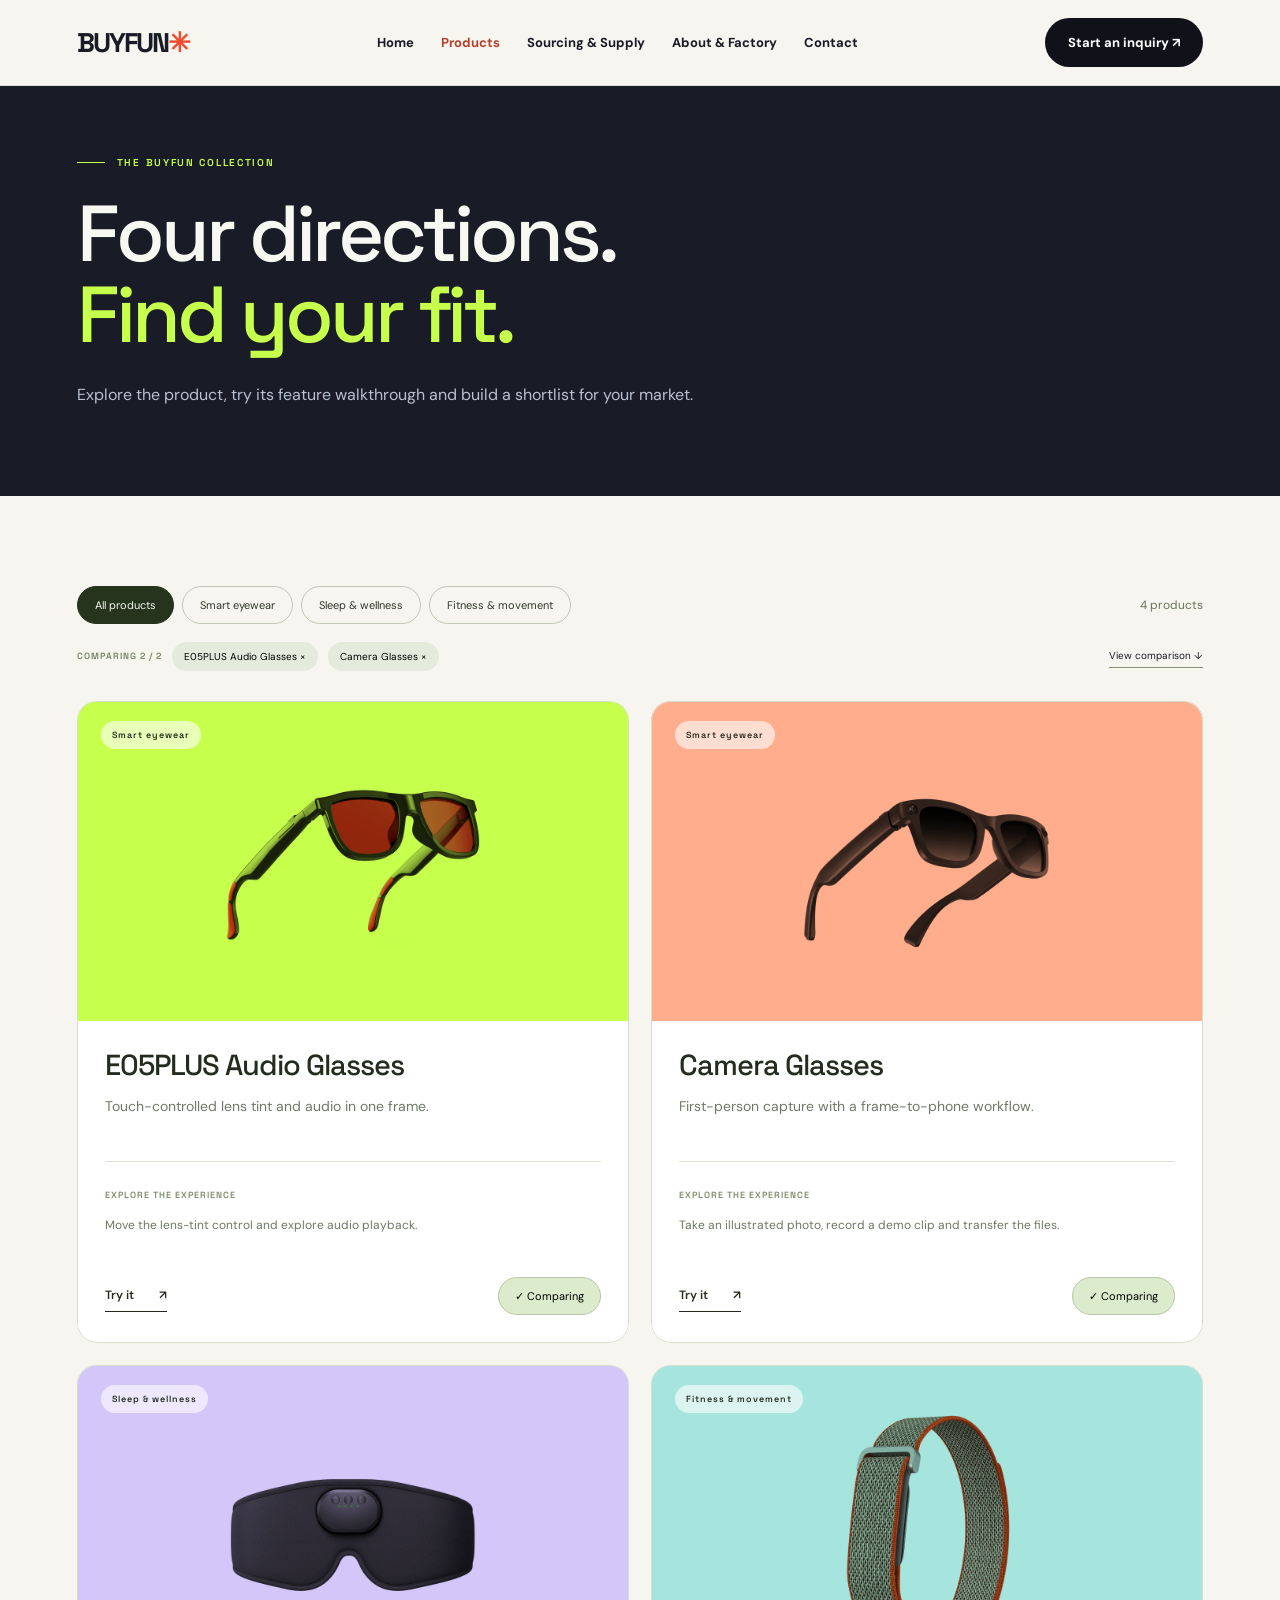
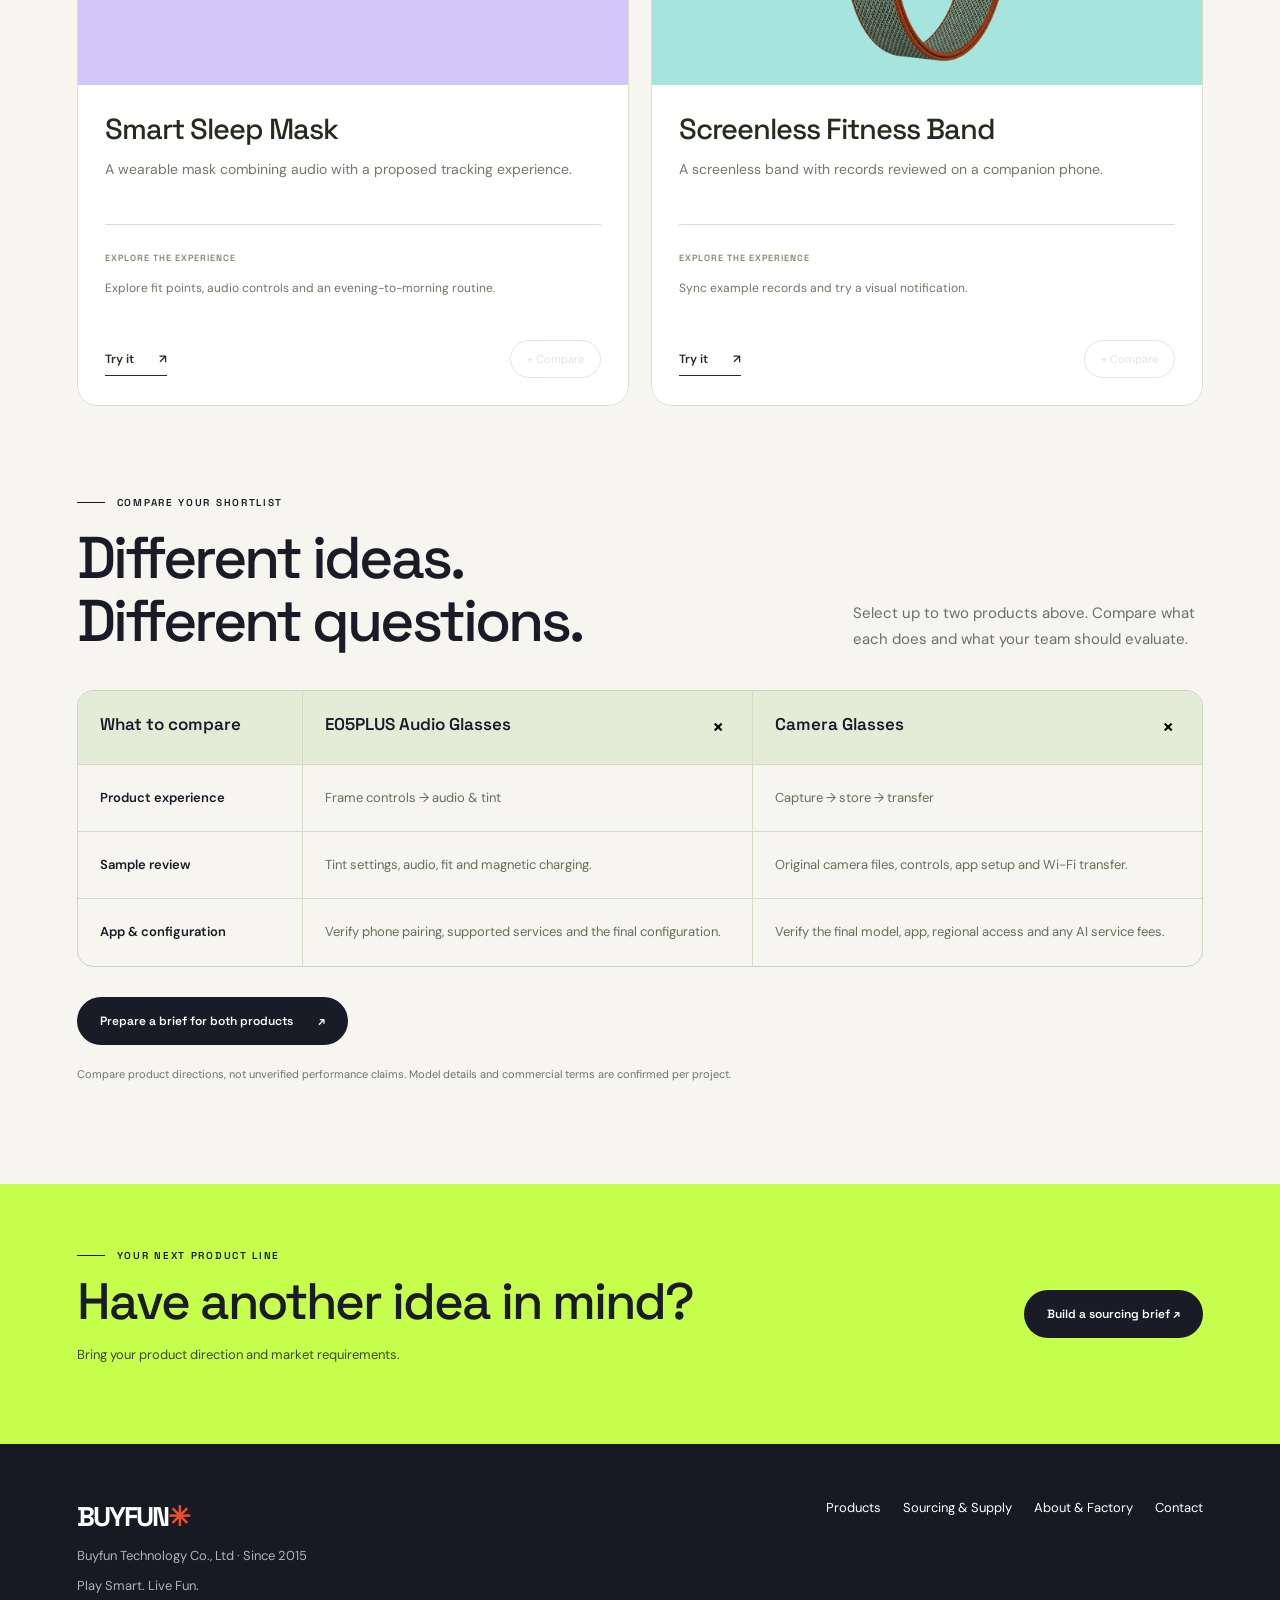
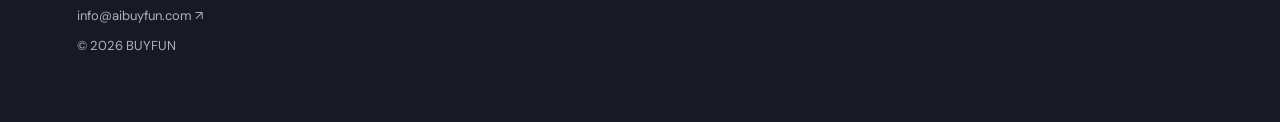
<file: products.html>
<!doctype html><html lang="en"><head><meta charset="utf-8"><meta name="viewport" content="width=device-width,initial-scale=1"><meta name="description" content="Compare four BUYFUN product directions and try their interactive feature guides."><title>Explore & Compare Products | BUYFUN</title><style>
@import url('https://fonts.googleapis.com/css2?family=DM+Sans:wght@400;500;600;700&family=Space+Grotesk:wght@400;500;600;700&display=swap');*{box-sizing:border-box}html{scroll-behavior:smooth}body{margin:0;background:#f6f5ef;color:#111219;font-family:'DM Sans',Arial,sans-serif}a{color:inherit;text-decoration:none}button,input,textarea,select{font:inherit}button,a{cursor:pointer}.nav{height:78px;display:flex;align-items:center;justify-content:space-between;padding:0 6%;background:#f6f5ef}.logo{font:700 27px 'Space Grotesk',sans-serif;letter-spacing:-2px}.logo span{color:#ee4d32}.links{display:flex;gap:35px;font-size:14px;font-weight:700}.pill{display:inline-flex;align-items:center;justify-content:center;gap:25px;background:#111219;color:white;border:0;border-radius:99px;padding:16px 23px;font-size:13px;font-weight:700}.hero{background:#191b26;color:white;min-height:690px;position:relative;overflow:hidden;padding:94px 6% 60px;display:grid;grid-template-columns:1fr 1fr}.hero:after{content:'';position:absolute;width:570px;height:570px;background:#c7ff4d;border-radius:50%;right:8%;top:45px}.hero-copy{position:relative;z-index:2;max-width:710px}.eyebrow{font-size:11px;letter-spacing:2px;font-weight:700;text-transform:uppercase}.dot{display:inline-block;width:8px;height:8px;border-radius:50%;background:#bafa40;margin-right:10px}.hero h1{font:700 clamp(55px,6.6vw,104px)/.97 'Space Grotesk',sans-serif;letter-spacing:-6px;margin:36px 0 26px}.hero h1 em{font-style:normal;color:#c7ff4d}.hero p{font-size:17px;line-height:1.65;color:#c9cbd0;max-width:450px}.actions{display:flex;gap:12px;margin-top:34px;align-items:center}.light{background:#c7ff4d;color:#111}.outline{border:1px solid #777;background:transparent}.hero-img{position:relative;z-index:1;display:flex;align-items:center;justify-content:center}.hero-img img{width:110%;max-width:750px;object-fit:contain;mix-blend-mode:multiply;transform:rotate(-9deg)}.hero-label{position:absolute;right:8%;bottom:38px;z-index:2;font:600 12px 'Space Grotesk';letter-spacing:1px}.strip{background:#c7ff4d;padding:18px 6%;display:flex;justify-content:space-between;gap:15px;font:700 12px 'Space Grotesk';letter-spacing:1px}.section{padding:112px 6%}.section-head{display:flex;align-items:end;justify-content:space-between;margin-bottom:45px;gap:30px}.section h2{font:700 clamp(42px,5vw,72px)/1.02 'Space Grotesk';letter-spacing:-3px;margin:16px 0}.muted{color:#666a70;line-height:1.65}.section-head p{max-width:310px}.cards{display:grid;grid-template-columns:1fr 1fr;gap:20px}.card{background:white;border-radius:7px;overflow:hidden}.visual{height:360px;display:flex;align-items:center;justify-content:center;position:relative;overflow:hidden}.lime{background:#dcf7ac}.lavender{background:#d7ceff}.peach{background:#ffd1b6}.blue{background:#c7eaf9}.visual img{width:85%;height:90%;object-fit:contain;mix-blend-mode:multiply;transition:transform .4s}.card:hover img{transform:scale(1.05) rotate(-2deg)}.tag{position:absolute;top:20px;left:20px;background:#fff;padding:9px 13px;border-radius:30px;font-size:10px;letter-spacing:1px;font-weight:700}.card-body{padding:27px 30px 30px}.card-body h3{font:700 30px 'Space Grotesk';letter-spacing:-1px;margin:8px 0}.card-body p{color:#666a70;line-height:1.55;min-height:50px}.card-bottom{display:flex;justify-content:space-between;border-top:1px solid #e8e8e8;padding-top:20px;margin-top:23px;font-weight:700;font-size:13px}.small .visual{height:285px}.small h3{font-size:25px}.dark{background:#171923;color:white}.dark .muted{color:#afb1bd}.process{display:grid;grid-template-columns:repeat(3,1fr);gap:45px;margin-top:65px}.process article{border-top:1px solid #777;padding-top:24px}.num{color:#c7ff4d;font:700 14px 'Space Grotesk'}.process h3{font:600 25px 'Space Grotesk';margin:35px 0 12px}.process p{color:#b6b8c2;line-height:1.6}.contact{background:#c7ff4d;display:grid;grid-template-columns:1.1fr 1fr;gap:80px}.contact h2{max-width:620px}.form{background:#fff;padding:30px;border-radius:8px}.row{display:grid;grid-template-columns:1fr 1fr;gap:12px}.form label{display:block;font-size:12px;font-weight:700;margin-bottom:15px}.form input,.form select,.form textarea{width:100%;border:1px solid #ddd;border-radius:5px;padding:13px;margin-top:7px;background:white}.form textarea{resize:vertical;min-height:90px}.form p{font-size:12px;color:#666;line-height:1.5}.footer{padding:45px 6%;display:flex;justify-content:space-between;gap:20px;font-size:12px;color:#777}.footer .logo{color:#111}.toast{font-weight:700;color:#256b26;min-height:20px}.mobile{display:none}@media(max-width:760px){.nav{height:68px}.links{display:none}.nav .pill{padding:12px}.hero{display:block;padding:75px 6% 30px;min-height:0}.hero h1{font-size:58px;letter-spacing:-3px}.hero:after{width:330px;height:330px;right:-50px;top:auto;bottom:20px}.hero-img{height:330px}.hero-img img{width:115%}.hero-label{bottom:20px}.strip{font-size:9px}.strip span:last-child{display:none}.section{padding:75px 6%}.section-head{display:block}.section h2{letter-spacing:-2px}.cards,.contact,.process{grid-template-columns:1fr}.visual{height:280px}.small .visual{height:260px}.process{gap:20px}.process h3{margin-top:18px}.contact{gap:25px}.row{grid-template-columns:1fr}.footer{display:block}.footer p{margin-top:25px}}
</style><link rel="stylesheet" href="assets/pages.css?v=20261117"><link rel="stylesheet" href="assets/site-experience.css?v=20261118-images2"></head><body><header class="site-nav"><a class="logo" href="index.html">BUYFUN<span>✳</span></a><nav class="nav-items" aria-label="Main navigation"><a href="index.html">Home</a><a href="products.html">Products</a><a href="sourcing.html">Sourcing &amp; Supply</a><a href="about.html">About &amp; Factory</a><a href="contact.html">Contact</a></nav><a class="pill nav-cta" href="contact.html">Start an inquiry ↗</a></header><div class="site-read-progress" aria-hidden="true"></div><main><section class="compact-new-hero"><div class="new-kicker">THE BUYFUN COLLECTION</div><h1>Four directions.<br><em>Find your fit.</em></h1><p>Explore the product, try its feature walkthrough and build a shortlist for your market.</p></section><section class="new-section" id="collection"><div data-site-component="catalog"><div class="new-fallback">Our collection: <a href="e05c.html">E05PLUS Audio Glasses</a> · <a href="e09.html">Camera Glasses</a> · <a href="sleep.html">Smart Sleep Mask</a> · <a href="g68.html">Screenless Fitness Band</a>. Interactive filters and comparison load with JavaScript.</div></div></section><section class="new-cta"><div><div class="new-kicker">YOUR NEXT PRODUCT LINE</div><h2>Have another idea in mind?</h2><p>Bring your product direction and market requirements.</p></div><a class="new-button dark-button" href="sourcing.html#planner">Build a sourcing brief ↗</a></section></main><footer class="site-footer"><div><a class="logo" href="index.html" style="color:white">BUYFUN<span>✳</span></a><p>Buyfun Technology Co., Ltd · Since 2015</p><p>Play Smart. Live Fun.</p><p><a href="mailto:info@aibuyfun.com">info@aibuyfun.com ↗</a></p><p>© 2026 BUYFUN</p></div><div class="footer-links"><a href="products.html">Products</a><a href="sourcing.html">Sourcing &amp; Supply</a><a href="about.html">About &amp; Factory</a><a href="contact.html">Contact</a></div></footer><script src="assets/site-experience.js?v=20261118-images2" defer></script></body></html>
</file>
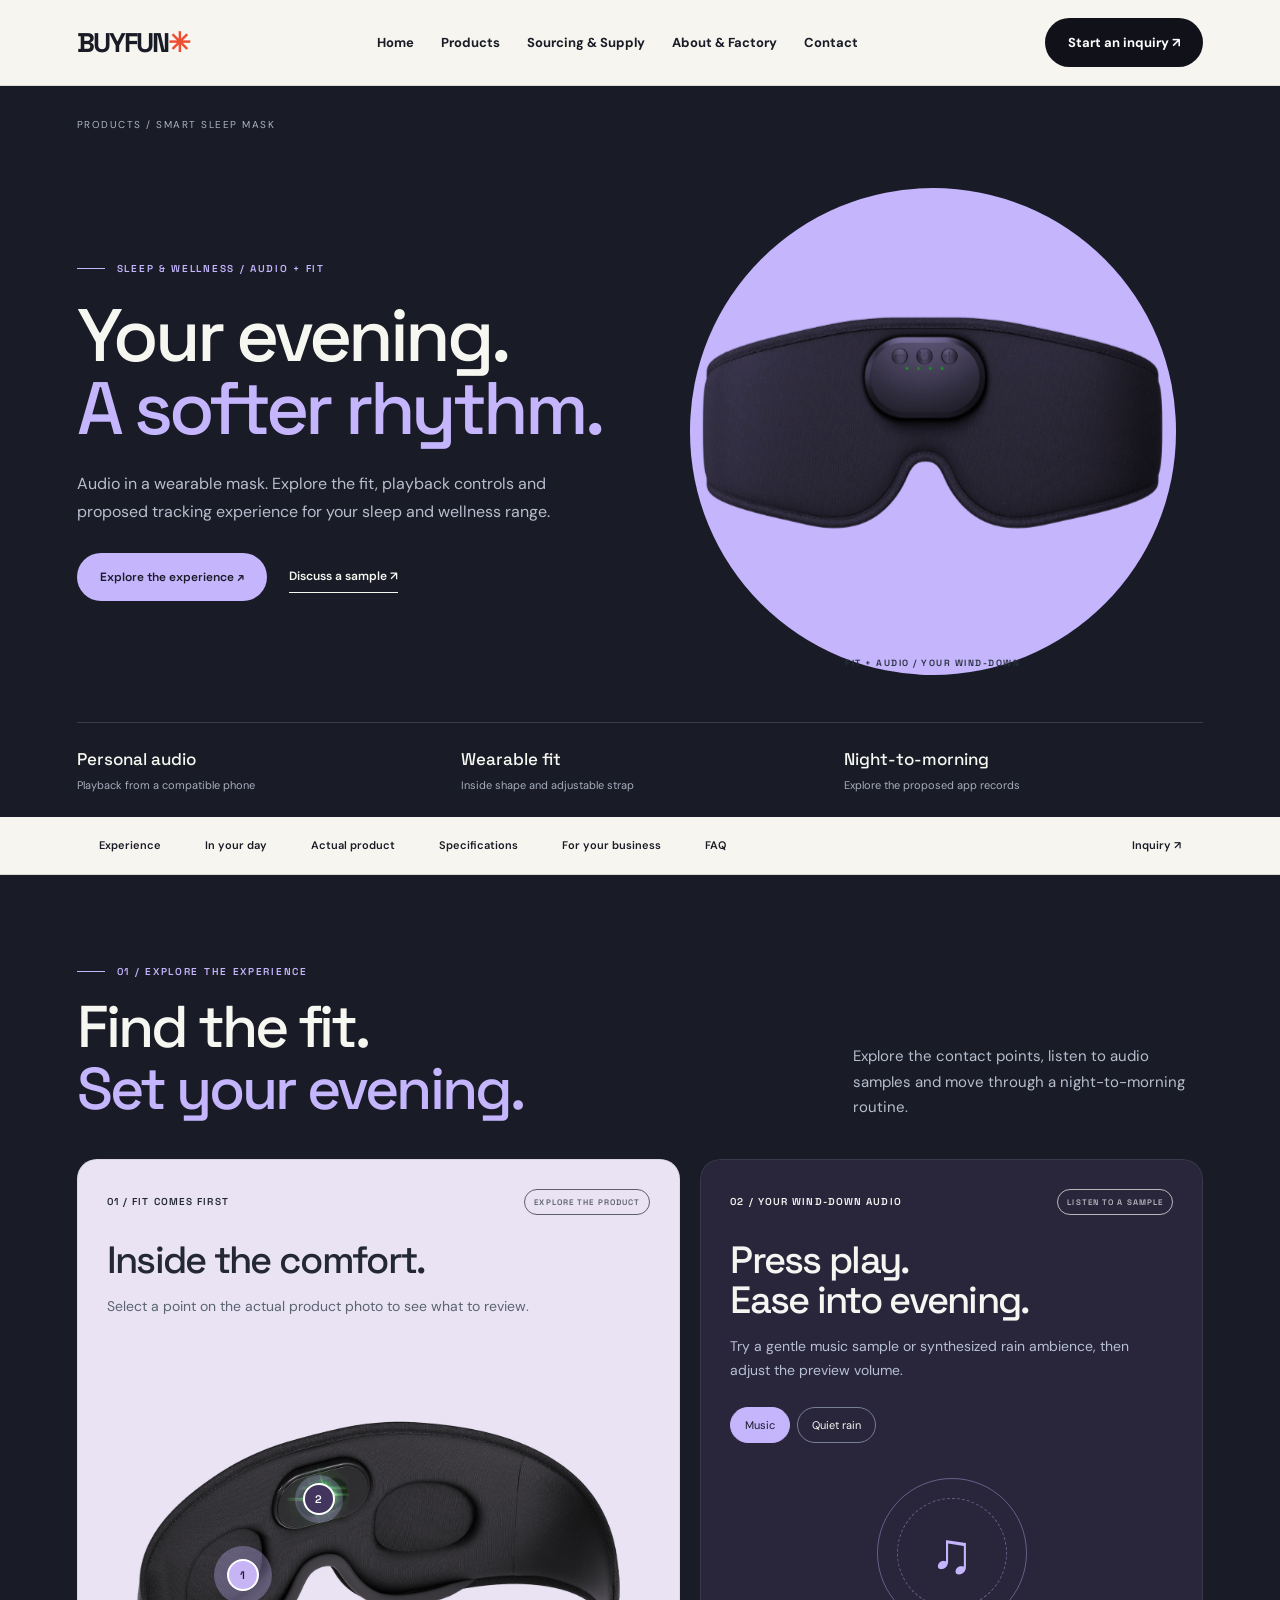
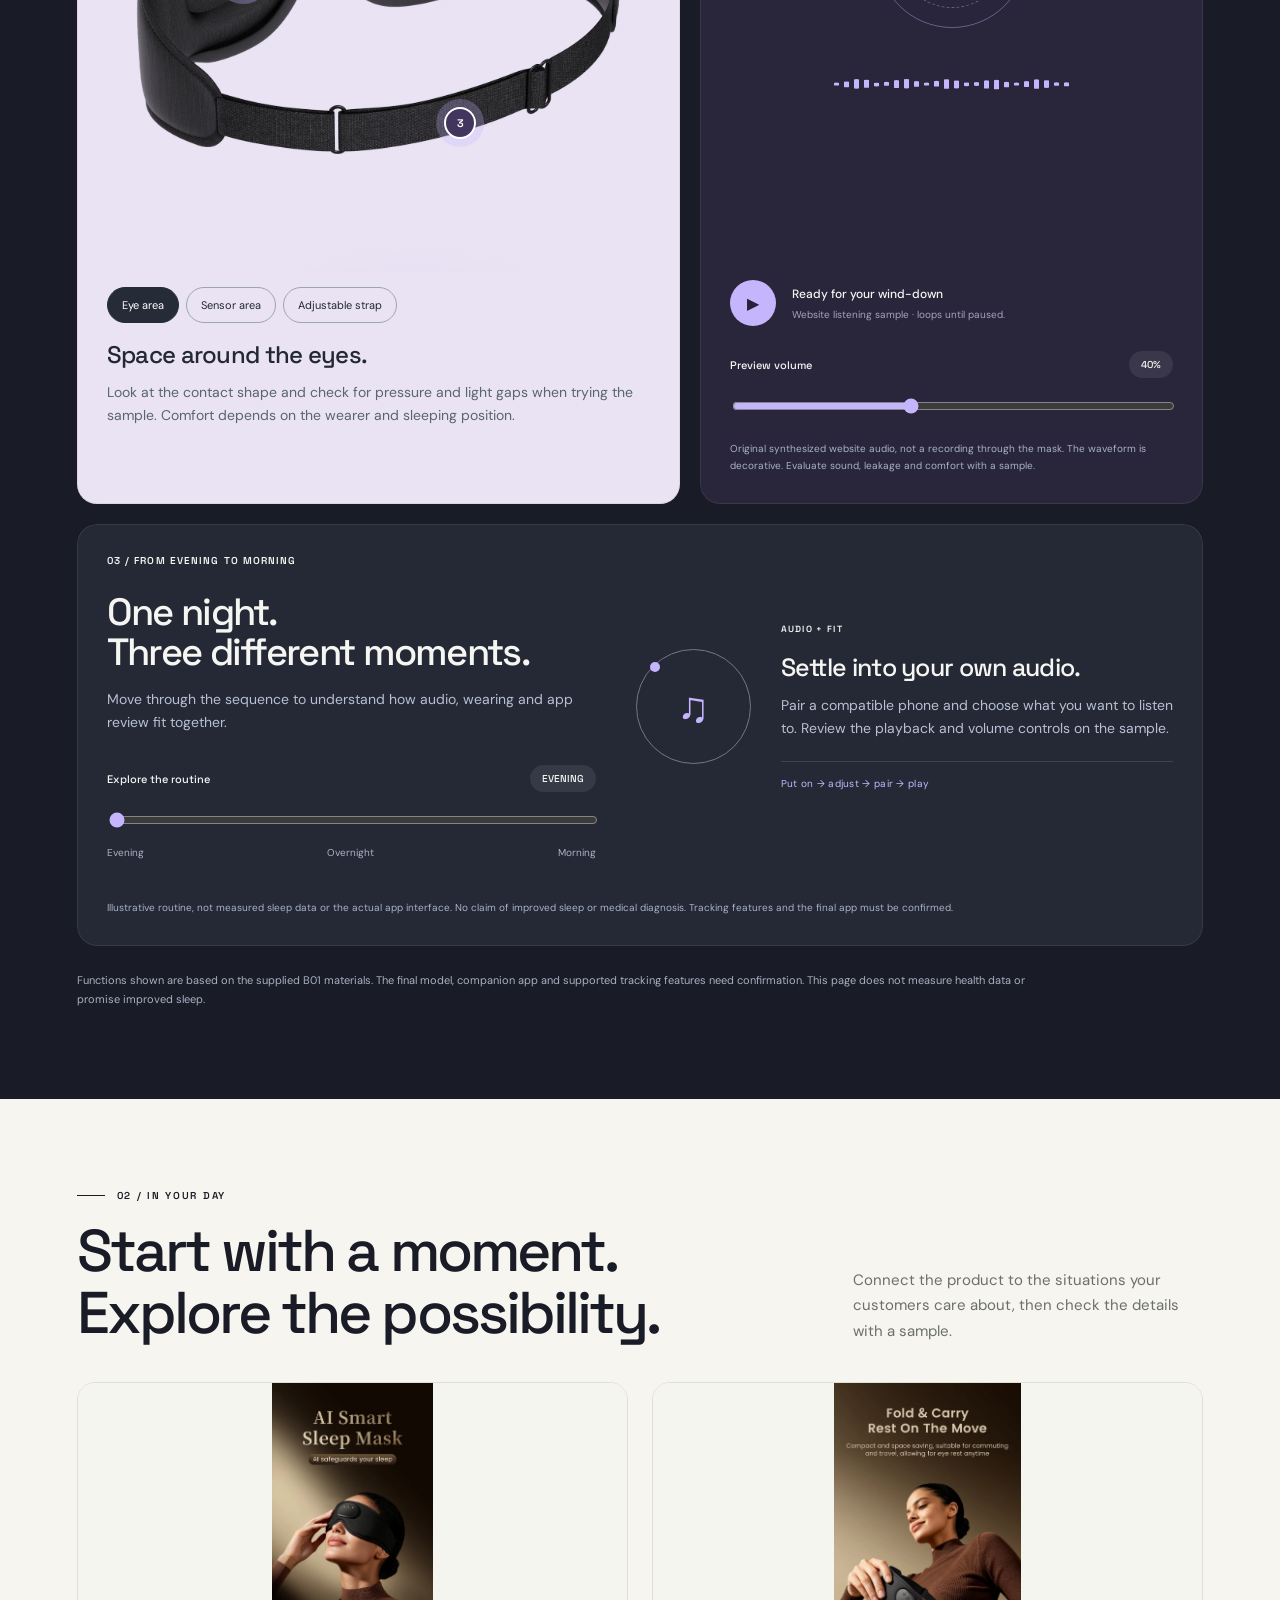
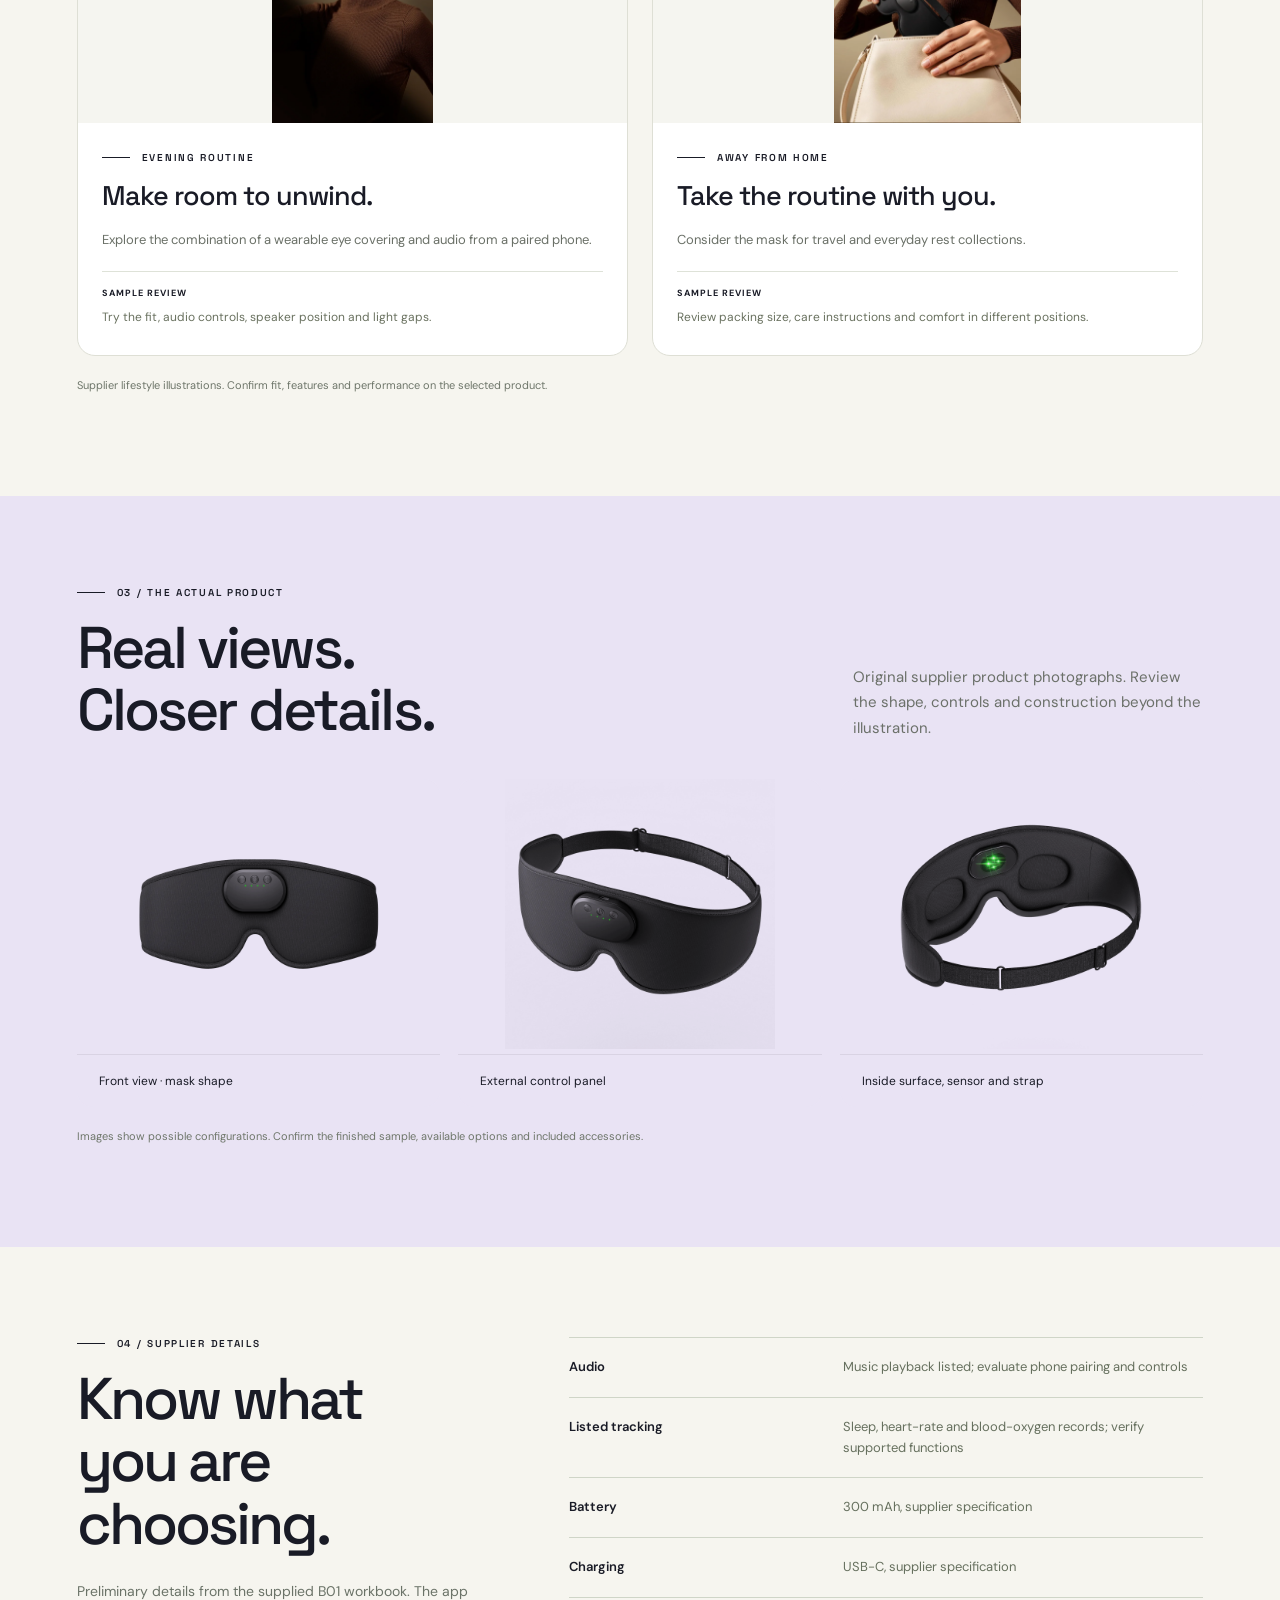
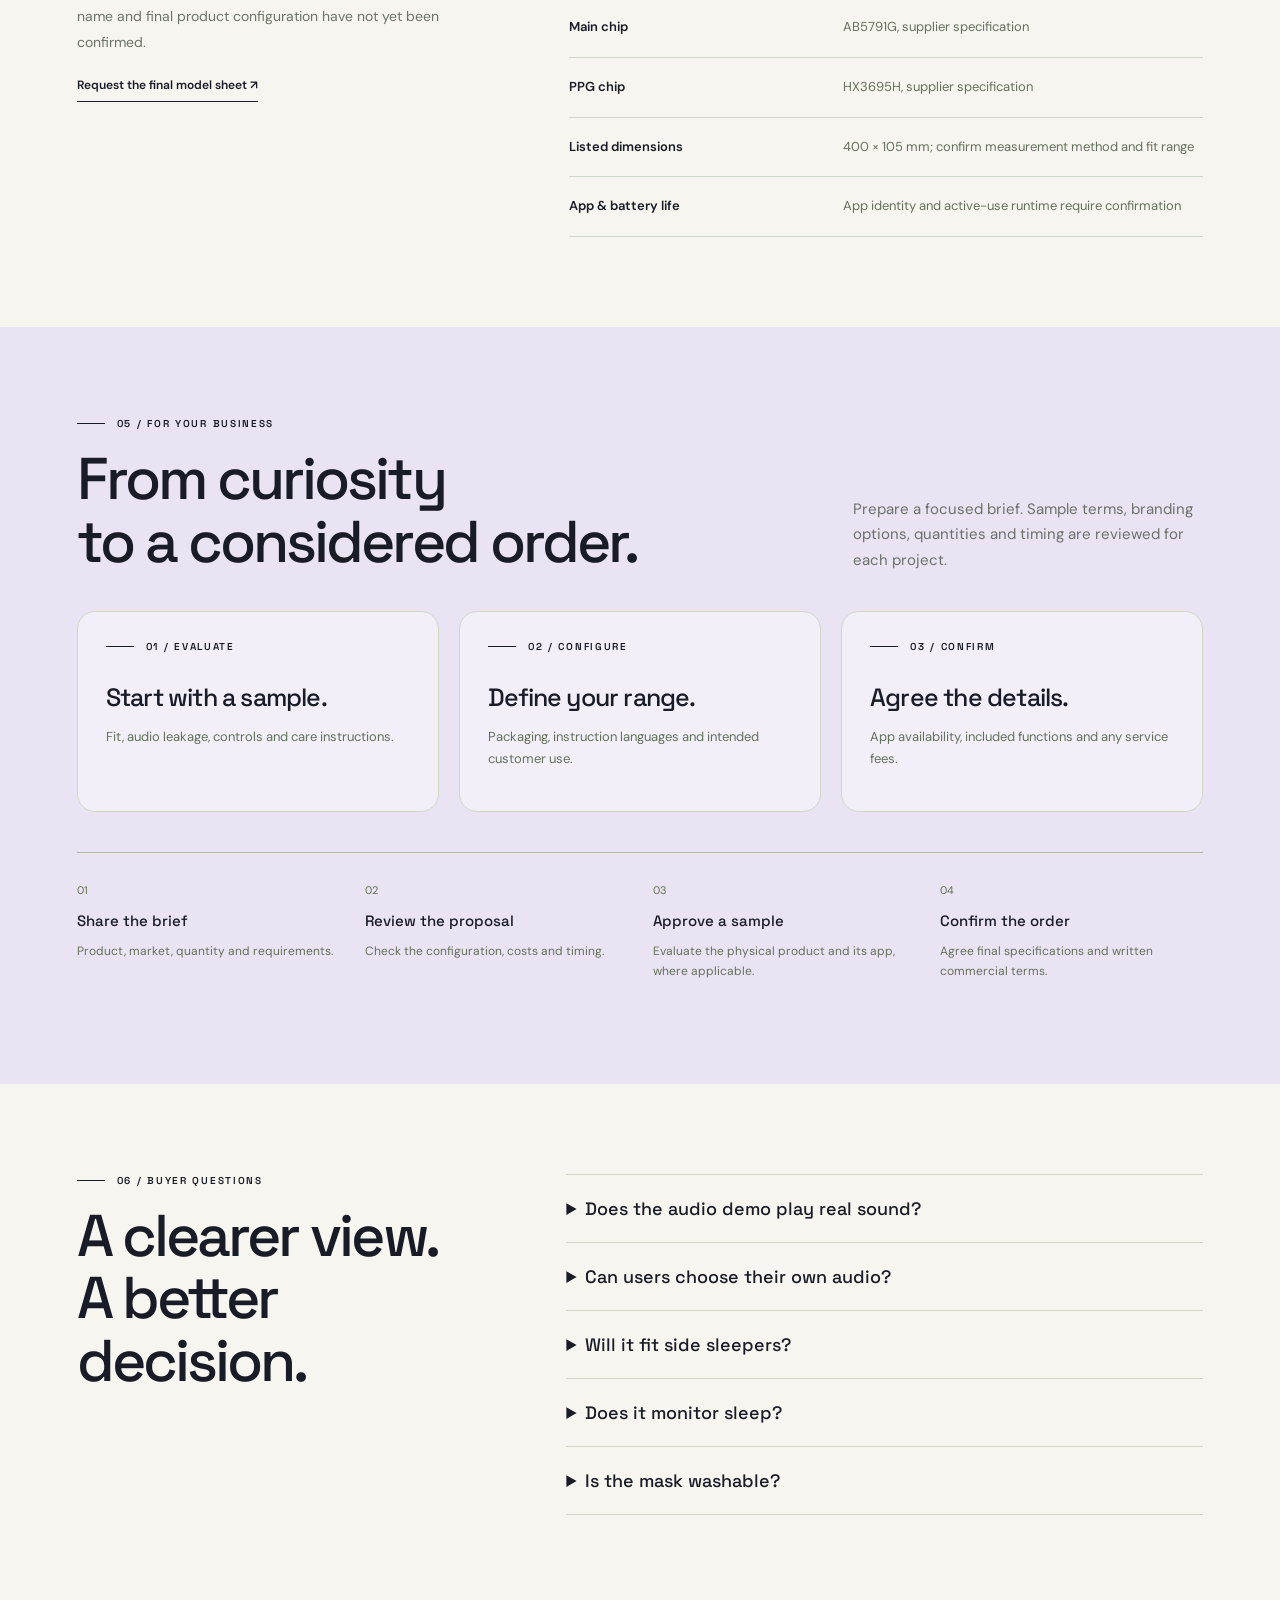
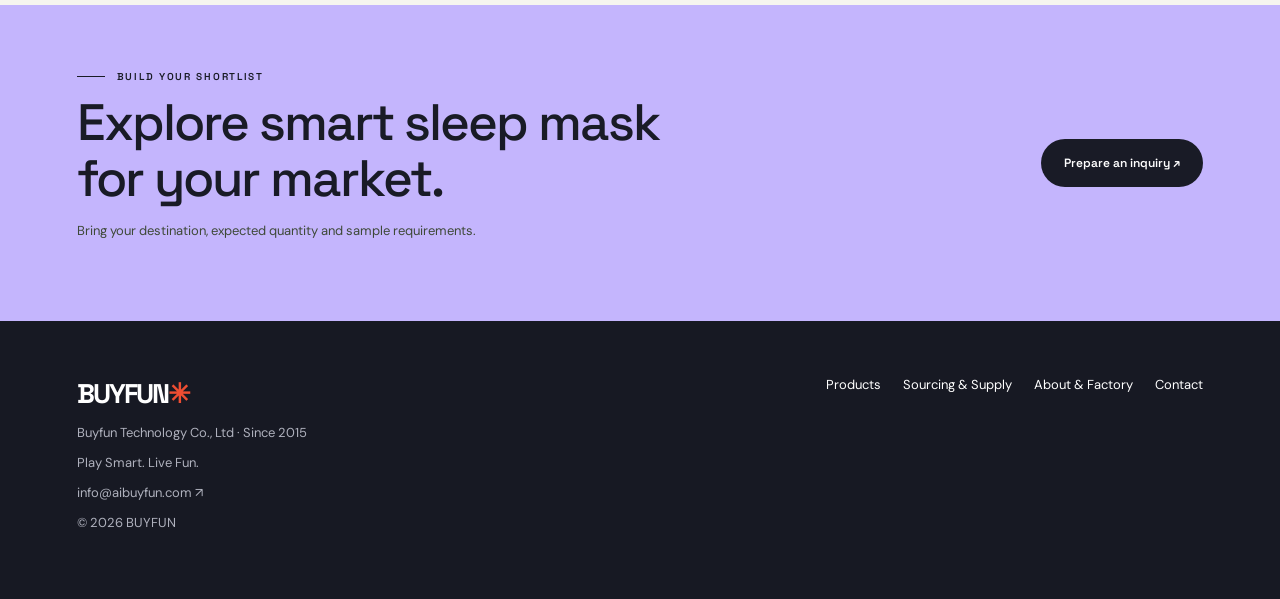
<file: sleep.html>
<!doctype html><html lang="en"><head><meta charset="utf-8"><meta name="viewport" content="width=device-width,initial-scale=1"><meta name="description" content="Audio in a wearable mask. Explore the fit, playback controls and proposed tracking experience for your sleep and wellness range."><title>Smart Sleep Mask | BUYFUN</title><style>
@import url('https://fonts.googleapis.com/css2?family=DM+Sans:wght@400;500;600;700&family=Space+Grotesk:wght@400;500;600;700&display=swap');*{box-sizing:border-box}html{scroll-behavior:smooth}body{margin:0;background:#f6f5ef;color:#111219;font-family:'DM Sans',Arial,sans-serif}a{color:inherit;text-decoration:none}button,input,textarea,select{font:inherit}button,a{cursor:pointer}.nav{height:78px;display:flex;align-items:center;justify-content:space-between;padding:0 6%;background:#f6f5ef}.logo{font:700 27px 'Space Grotesk',sans-serif;letter-spacing:-2px}.logo span{color:#ee4d32}.links{display:flex;gap:35px;font-size:14px;font-weight:700}.pill{display:inline-flex;align-items:center;justify-content:center;gap:25px;background:#111219;color:white;border:0;border-radius:99px;padding:16px 23px;font-size:13px;font-weight:700}.hero{background:#191b26;color:white;min-height:690px;position:relative;overflow:hidden;padding:94px 6% 60px;display:grid;grid-template-columns:1fr 1fr}.hero:after{content:'';position:absolute;width:570px;height:570px;background:#c7ff4d;border-radius:50%;right:8%;top:45px}.hero-copy{position:relative;z-index:2;max-width:710px}.eyebrow{font-size:11px;letter-spacing:2px;font-weight:700;text-transform:uppercase}.dot{display:inline-block;width:8px;height:8px;border-radius:50%;background:#bafa40;margin-right:10px}.hero h1{font:700 clamp(55px,6.6vw,104px)/.97 'Space Grotesk',sans-serif;letter-spacing:-6px;margin:36px 0 26px}.hero h1 em{font-style:normal;color:#c7ff4d}.hero p{font-size:17px;line-height:1.65;color:#c9cbd0;max-width:450px}.actions{display:flex;gap:12px;margin-top:34px;align-items:center}.light{background:#c7ff4d;color:#111}.outline{border:1px solid #777;background:transparent}.hero-img{position:relative;z-index:1;display:flex;align-items:center;justify-content:center}.hero-img img{width:110%;max-width:750px;object-fit:contain;mix-blend-mode:multiply;transform:rotate(-9deg)}.hero-label{position:absolute;right:8%;bottom:38px;z-index:2;font:600 12px 'Space Grotesk';letter-spacing:1px}.strip{background:#c7ff4d;padding:18px 6%;display:flex;justify-content:space-between;gap:15px;font:700 12px 'Space Grotesk';letter-spacing:1px}.section{padding:112px 6%}.section-head{display:flex;align-items:end;justify-content:space-between;margin-bottom:45px;gap:30px}.section h2{font:700 clamp(42px,5vw,72px)/1.02 'Space Grotesk';letter-spacing:-3px;margin:16px 0}.muted{color:#666a70;line-height:1.65}.section-head p{max-width:310px}.cards{display:grid;grid-template-columns:1fr 1fr;gap:20px}.card{background:white;border-radius:7px;overflow:hidden}.visual{height:360px;display:flex;align-items:center;justify-content:center;position:relative;overflow:hidden}.lime{background:#dcf7ac}.lavender{background:#d7ceff}.peach{background:#ffd1b6}.blue{background:#c7eaf9}.visual img{width:85%;height:90%;object-fit:contain;mix-blend-mode:multiply;transition:transform .4s}.card:hover img{transform:scale(1.05) rotate(-2deg)}.tag{position:absolute;top:20px;left:20px;background:#fff;padding:9px 13px;border-radius:30px;font-size:10px;letter-spacing:1px;font-weight:700}.card-body{padding:27px 30px 30px}.card-body h3{font:700 30px 'Space Grotesk';letter-spacing:-1px;margin:8px 0}.card-body p{color:#666a70;line-height:1.55;min-height:50px}.card-bottom{display:flex;justify-content:space-between;border-top:1px solid #e8e8e8;padding-top:20px;margin-top:23px;font-weight:700;font-size:13px}.small .visual{height:285px}.small h3{font-size:25px}.dark{background:#171923;color:white}.dark .muted{color:#afb1bd}.process{display:grid;grid-template-columns:repeat(3,1fr);gap:45px;margin-top:65px}.process article{border-top:1px solid #777;padding-top:24px}.num{color:#c7ff4d;font:700 14px 'Space Grotesk'}.process h3{font:600 25px 'Space Grotesk';margin:35px 0 12px}.process p{color:#b6b8c2;line-height:1.6}.contact{background:#c7ff4d;display:grid;grid-template-columns:1.1fr 1fr;gap:80px}.contact h2{max-width:620px}.form{background:#fff;padding:30px;border-radius:8px}.row{display:grid;grid-template-columns:1fr 1fr;gap:12px}.form label{display:block;font-size:12px;font-weight:700;margin-bottom:15px}.form input,.form select,.form textarea{width:100%;border:1px solid #ddd;border-radius:5px;padding:13px;margin-top:7px;background:white}.form textarea{resize:vertical;min-height:90px}.form p{font-size:12px;color:#666;line-height:1.5}.footer{padding:45px 6%;display:flex;justify-content:space-between;gap:20px;font-size:12px;color:#777}.footer .logo{color:#111}.toast{font-weight:700;color:#256b26;min-height:20px}.mobile{display:none}@media(max-width:760px){.nav{height:68px}.links{display:none}.nav .pill{padding:12px}.hero{display:block;padding:75px 6% 30px;min-height:0}.hero h1{font-size:58px;letter-spacing:-3px}.hero:after{width:330px;height:330px;right:-50px;top:auto;bottom:20px}.hero-img{height:330px}.hero-img img{width:115%}.hero-label{bottom:20px}.strip{font-size:9px}.strip span:last-child{display:none}.section{padding:75px 6%}.section-head{display:block}.section h2{letter-spacing:-2px}.cards,.contact,.process{grid-template-columns:1fr}.visual{height:280px}.small .visual{height:260px}.process{gap:20px}.process h3{margin-top:18px}.contact{gap:25px}.row{grid-template-columns:1fr}.footer{display:block}.footer p{margin-top:25px}}
</style><link rel="stylesheet" href="assets/pages.css?v=20261117"><link rel="stylesheet" href="assets/product-labs.css?v=20261118-images2"></head><body data-product-lab="sleep"><header class="site-nav"><a class="logo" href="index.html">BUYFUN<span>✳</span></a><nav class="nav-items" aria-label="Main navigation"><a href="index.html">Home</a><a href="products.html">Products</a><a href="sourcing.html">Sourcing &amp; Supply</a><a href="about.html">About &amp; Factory</a><a href="contact.html">Contact</a></nav><a class="pill nav-cta" href="contact.html">Start an inquiry ↗</a></header><div class="site-read-progress" aria-hidden="true"></div><main><section class="new-hero" id="overview"><div class="new-breadcrumb"><a href="products.html">PRODUCTS</a> / SMART SLEEP MASK</div><div class="new-hero-grid"><div><div class="new-kicker">SLEEP &amp; WELLNESS / AUDIO + FIT</div><h1><span class="new-hero-word">Your evening.</span><span class="new-hero-word"><em>A softer rhythm.</em></span></h1><p>Audio in a wearable mask. Explore the fit, playback controls and proposed tracking experience for your sleep and wellness range.</p><div class="new-actions"><a class="new-button" href="#features">Explore the experience ↗</a><a class="new-text-link" href="contact.html?product=sleep#contact">Discuss a sample ↗</a></div></div><div class="new-hero-art"><img src="assets/gallery/sleep-mask-gallery-3.webp" alt="Smart Sleep Mask original supplier product photo"><span>FIT + AUDIO / YOUR WIND-DOWN</span></div></div><div class="new-hero-facts"><div><strong>Personal audio</strong><span>Playback from a compatible phone</span></div><div><strong>Wearable fit</strong><span>Inside shape and adjustable strap</span></div><div><strong>Night-to-morning</strong><span>Explore the proposed app records</span></div></div></section><nav class="chapter-nav" aria-label="Product sections"><a href="#features">Experience</a><a href="#scenes">In your day</a><a href="#gallery">Actual product</a><a href="#details">Specifications</a><a href="#procurement">For your business</a><a href="#faq">FAQ</a><a href="contact.html?product=sleep#contact">Inquiry ↗</a></nav><section class="new-section lab-section" id="features"><span id="interactive"></span><div class="new-section-head"><div><div class="new-kicker">01 / EXPLORE THE EXPERIENCE</div><h2>Find the fit.<br><em>Set your evening.</em></h2></div><p>Explore the contact points, listen to audio samples and move through a night-to-morning routine.</p></div><div id="product-lab"><div class="new-fallback">Explore the contact points, listen to audio samples and move through a night-to-morning routine. Interactive controls load with JavaScript. Original product views and supplier specifications are available below.</div></div><p class="new-disclosure">Functions shown are based on the supplied B01 materials. The final model, companion app and supported tracking features need confirmation. This page does not measure health data or promise improved sleep.</p></section><section class="new-section" id="scenes"><div class="new-section-head"><div><div class="new-kicker">02 / IN YOUR DAY</div><h2>Start with a moment.<br>Explore the possibility.</h2></div><p>Connect the product to the situations your customers care about, then check the details with a sample.</p></div><div class="new-scenes"><article class="new-scene"><img loading="lazy" src="assets/scenes/sleep-wear.webp" alt="Supplier lifestyle illustration for Make room to unwind."><div><div class="new-kicker">EVENING ROUTINE</div><h3>Make room to unwind.</h3><p>Explore the combination of a wearable eye covering and audio from a paired phone.</p><div class="scene-check"><strong>SAMPLE REVIEW</strong><span>Try the fit, audio controls, speaker position and light gaps.</span></div></div></article><article class="new-scene"><img loading="lazy" src="assets/scenes/sleep-travel.webp" alt="Supplier lifestyle illustration for Take the routine with you."><div><div class="new-kicker">AWAY FROM HOME</div><h3>Take the routine with you.</h3><p>Consider the mask for travel and everyday rest collections.</p><div class="scene-check"><strong>SAMPLE REVIEW</strong><span>Review packing size, care instructions and comfort in different positions.</span></div></div></article></div><p class="source-note">Supplier lifestyle illustrations. Confirm fit, features and performance on the selected product.</p></section><section class="new-section soft-section" id="gallery"><div class="new-section-head"><div><div class="new-kicker">03 / THE ACTUAL PRODUCT</div><h2>Real views.<br>Closer details.</h2></div><p>Original supplier product photographs. Review the shape, controls and construction beyond the illustration.</p></div><div class="new-photo-grid"><figure><img loading="lazy" src="assets/gallery/sleep-mask-gallery-3.webp" alt="Front view · mask shape"><figcaption>Front view · mask shape</figcaption></figure><figure><img loading="lazy" src="assets/gallery/sleep-mask-gallery-1.webp" alt="External control panel"><figcaption>External control panel</figcaption></figure><figure><img loading="lazy" src="assets/gallery/sleep-mask-gallery-2.webp" alt="Inside surface, sensor and strap"><figcaption>Inside surface, sensor and strap</figcaption></figure></div><p class="source-note">Images show possible configurations. Confirm the finished sample, available options and included accessories.</p></section><section class="new-section" id="details"><div class="spec-layout"><div><div class="new-kicker">04 / SUPPLIER DETAILS</div><h2 class="new-title">Know what<br>you are choosing.</h2><p>Preliminary details from the supplied B01 workbook. The app name and final product configuration have not yet been confirmed.</p><a class="new-text-link" href="contact.html?product=sleep#contact">Request the final model sheet ↗</a></div><dl class="new-specs"><div><dt>Audio</dt><dd>Music playback listed; evaluate phone pairing and controls</dd></div><div><dt>Listed tracking</dt><dd>Sleep, heart-rate and blood-oxygen records; verify supported functions</dd></div><div><dt>Battery</dt><dd>300 mAh, supplier specification</dd></div><div><dt>Charging</dt><dd>USB-C, supplier specification</dd></div><div><dt>Main chip</dt><dd>AB5791G, supplier specification</dd></div><div><dt>PPG chip</dt><dd>HX3695H, supplier specification</dd></div><div><dt>Listed dimensions</dt><dd>400 × 105 mm; confirm measurement method and fit range</dd></div><div><dt>App &amp; battery life</dt><dd>App identity and active-use runtime require confirmation</dd></div></dl></div></section><section class="new-section soft-section" id="procurement"><div class="new-section-head"><div><div class="new-kicker">05 / FOR YOUR BUSINESS</div><h2>From curiosity<br>to a considered order.</h2></div><p>Prepare a focused brief. Sample terms, branding options, quantities and timing are reviewed for each project.</p></div><div class="trade-grid"><article><div class="new-kicker">01 / EVALUATE</div><h3>Start with a sample.</h3><p>Fit, audio leakage, controls and care instructions.</p></article><article><div class="new-kicker">02 / CONFIGURE</div><h3>Define your range.</h3><p>Packaging, instruction languages and intended customer use.</p></article><article><div class="new-kicker">03 / CONFIRM</div><h3>Agree the details.</h3><p>App availability, included functions and any service fees.</p></article></div><div class="new-steps"><article><span>01</span><strong>Share the brief</strong><p>Product, market, quantity and requirements.</p></article><article><span>02</span><strong>Review the proposal</strong><p>Check the configuration, costs and timing.</p></article><article><span>03</span><strong>Approve a sample</strong><p>Evaluate the physical product and its app, where applicable.</p></article><article><span>04</span><strong>Confirm the order</strong><p>Agree final specifications and written commercial terms.</p></article></div></section><section class="new-section" id="faq"><div class="new-faq"><div><div class="new-kicker">06 / BUYER QUESTIONS</div><h2 class="new-title">A clearer view.<br>A better decision.</h2></div><div><details><summary>Does the audio demo play real sound?</summary><p>Yes. Tap play to hear an original music sample or synthesized rain ambience. These are website listening samples, not recordings through the mask. Evaluate the actual speaker experience on a sample.</p></details><details><summary>Can users choose their own audio?</summary><p>The proposed experience uses audio from a compatible phone. Verify phone pairing, playback and the physical controls with the selected model.</p></details><details><summary>Will it fit side sleepers?</summary><p>Comfort depends on the wearer, sleeping position and speaker placement. Test actual samples with the intended users.</p></details><details><summary>Does it monitor sleep?</summary><p>The supplier sheet lists sleep and other wellness records. Confirm which features are available, the final app and data presentation. The page shows no real measurements.</p></details><details><summary>Is the mask washable?</summary><p>Cleaning instructions and which parts can be removed must be confirmed with the supplier. Do not assume the electronic assembly is washable.</p></details></div></div></section><section class="new-cta"><div><div class="new-kicker">BUILD YOUR SHORTLIST</div><h2>Explore smart sleep mask<br>for your market.</h2><p>Bring your destination, expected quantity and sample requirements.</p></div><a class="new-button dark-button" href="contact.html?product=sleep#contact">Prepare an inquiry ↗</a></section></main><footer class="site-footer"><div><a class="logo" href="index.html" style="color:white">BUYFUN<span>✳</span></a><p>Buyfun Technology Co., Ltd · Since 2015</p><p>Play Smart. Live Fun.</p><p><a href="mailto:info@aibuyfun.com">info@aibuyfun.com ↗</a></p><p>© 2026 BUYFUN</p></div><div class="footer-links"><a href="products.html">Products</a><a href="sourcing.html">Sourcing &amp; Supply</a><a href="about.html">About &amp; Factory</a><a href="contact.html">Contact</a></div></footer><script src="assets/product-labs.js?v=20261118-images2" defer></script></body></html>
</file>
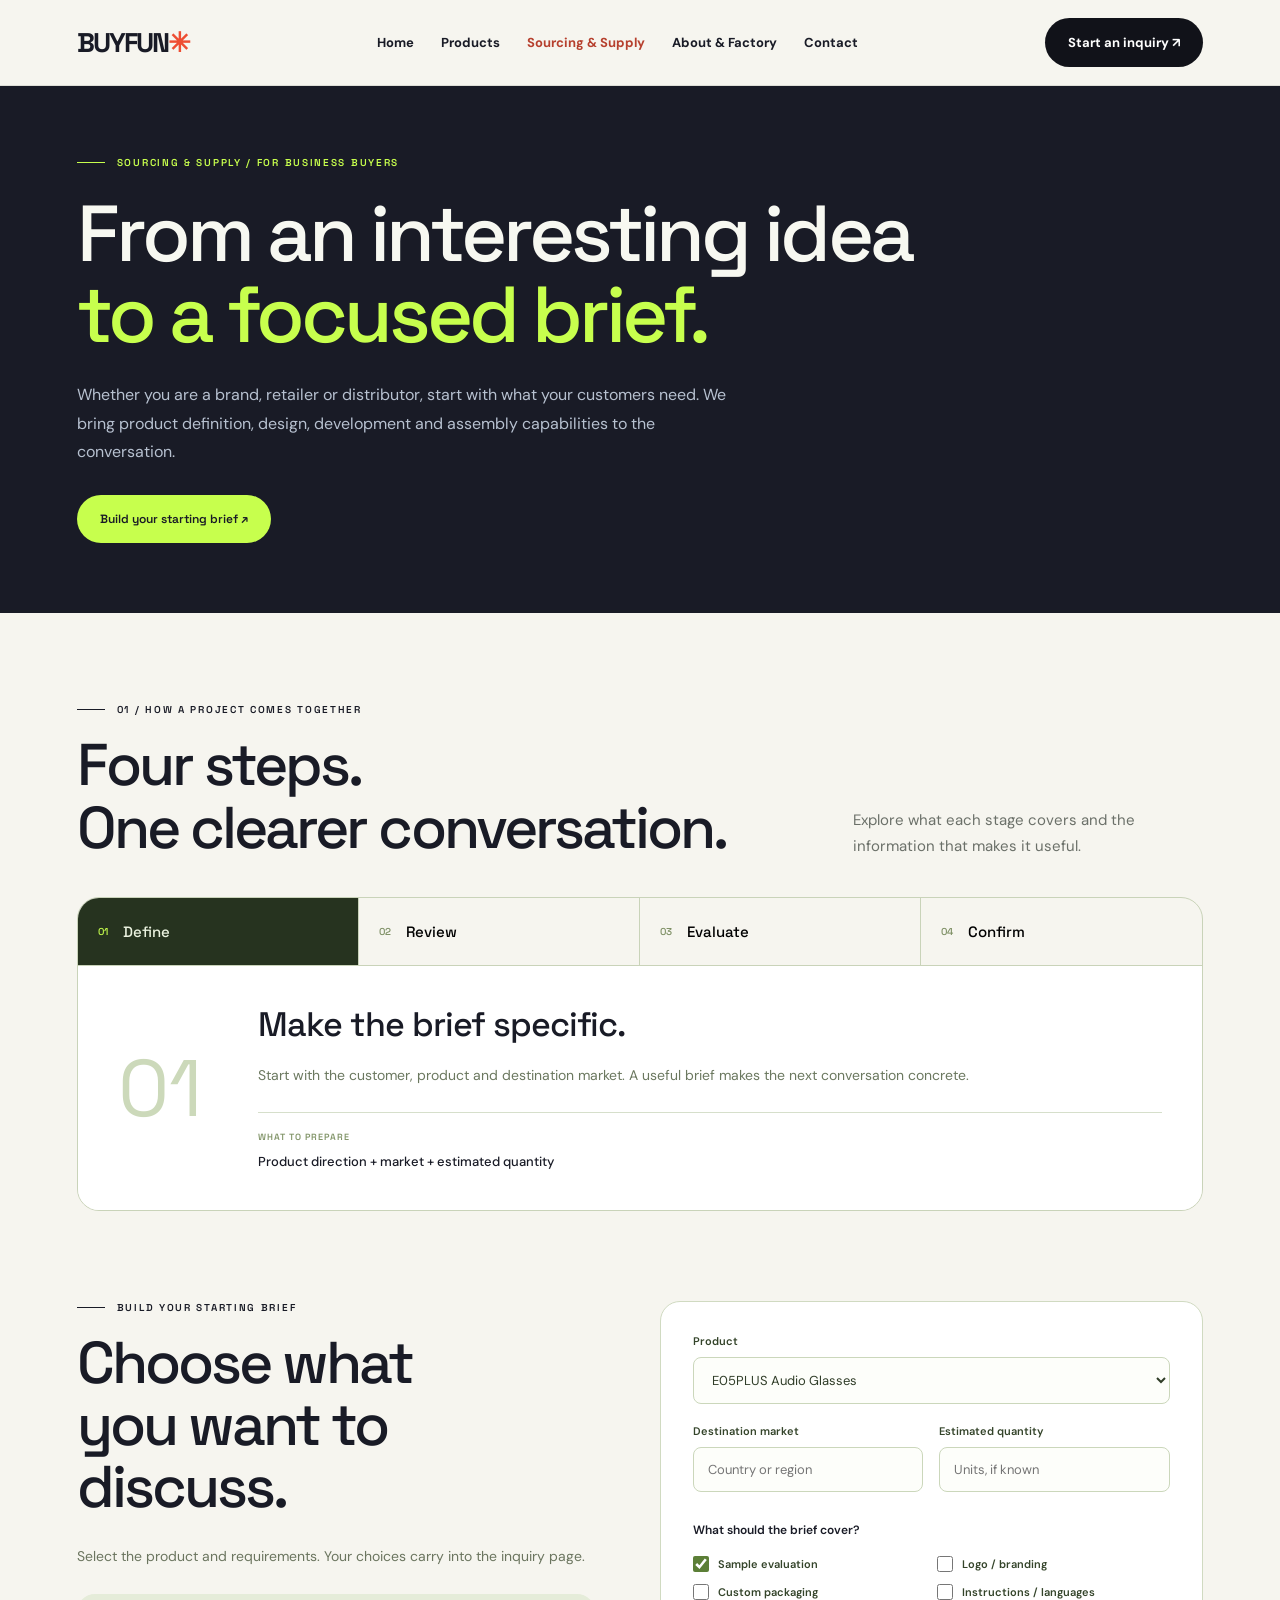
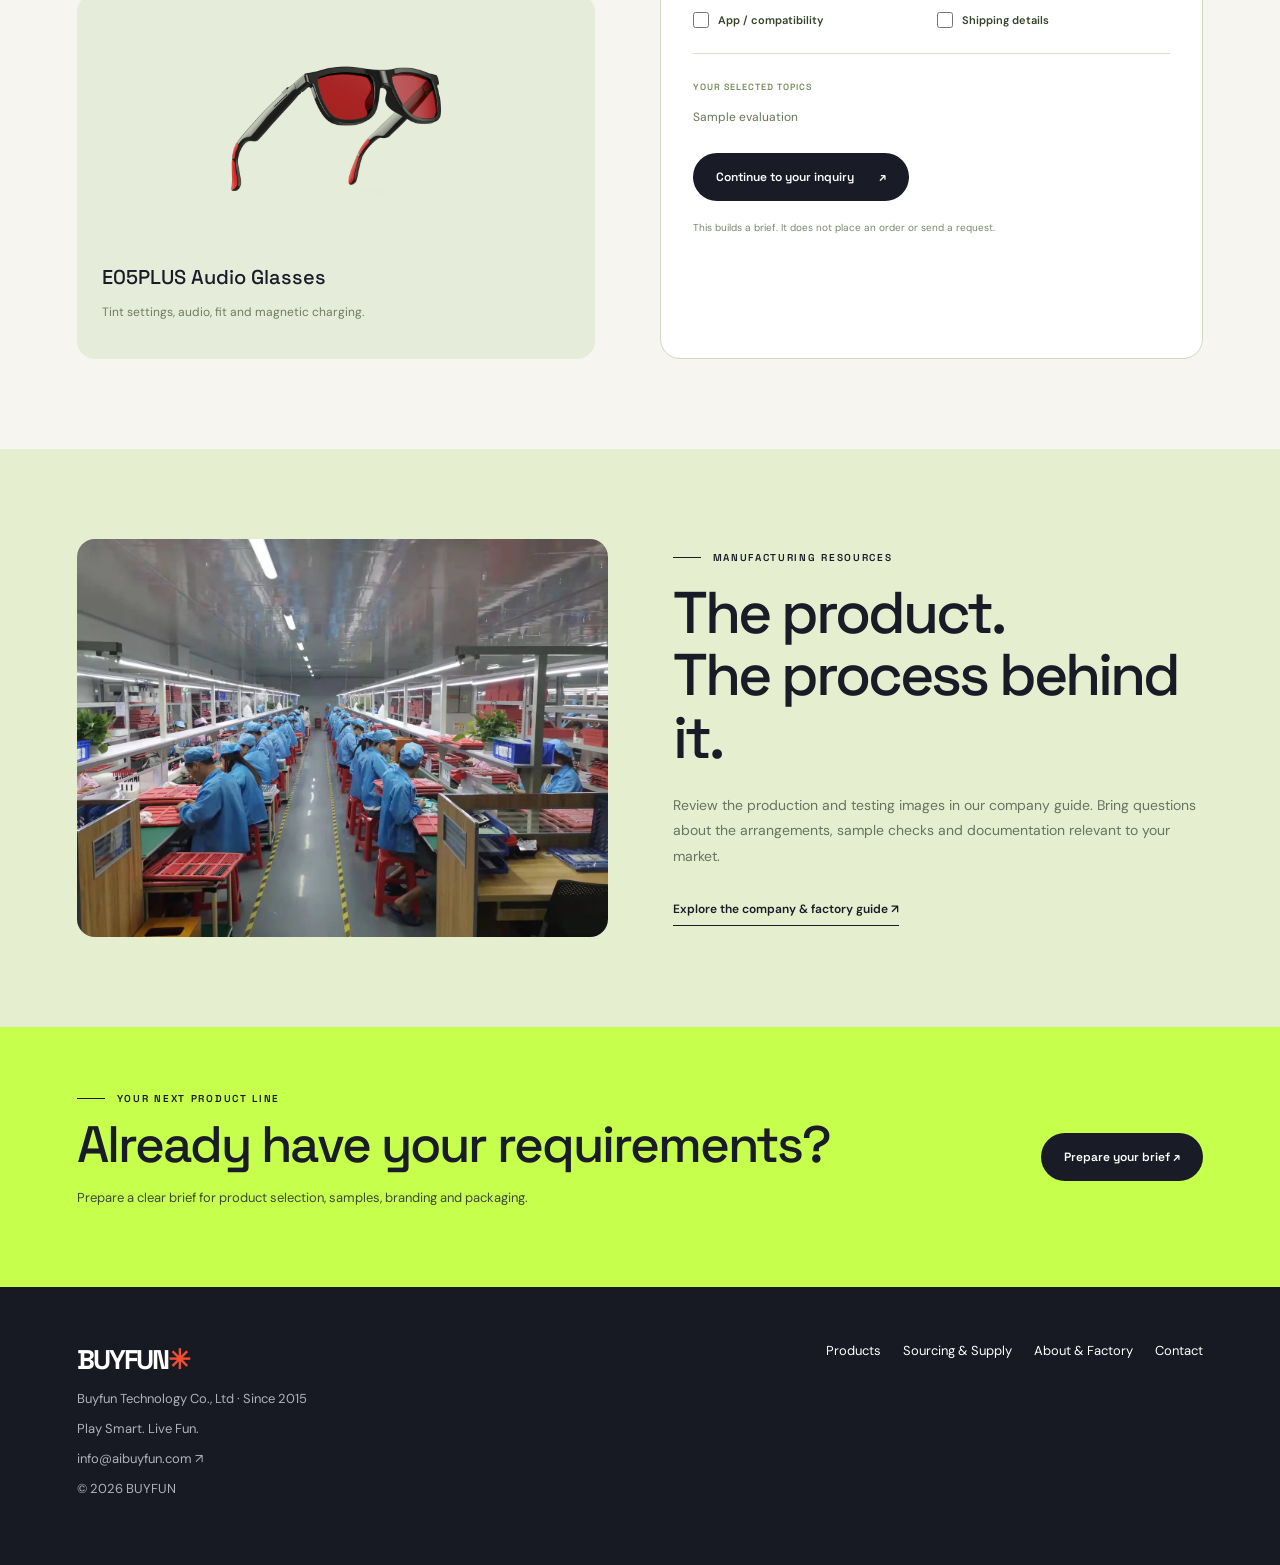
<file: sourcing.html>
<!doctype html><html lang="en"><head><meta charset="utf-8"><meta name="viewport" content="width=device-width,initial-scale=1"><meta name="description" content="Explore the sourcing process and prepare a product, sample and branding brief for BUYFUN."><title>Sourcing & Supply | BUYFUN</title><style>
@import url('https://fonts.googleapis.com/css2?family=DM+Sans:wght@400;500;600;700&family=Space+Grotesk:wght@400;500;600;700&display=swap');*{box-sizing:border-box}html{scroll-behavior:smooth}body{margin:0;background:#f6f5ef;color:#111219;font-family:'DM Sans',Arial,sans-serif}a{color:inherit;text-decoration:none}button,input,textarea,select{font:inherit}button,a{cursor:pointer}.nav{height:78px;display:flex;align-items:center;justify-content:space-between;padding:0 6%;background:#f6f5ef}.logo{font:700 27px 'Space Grotesk',sans-serif;letter-spacing:-2px}.logo span{color:#ee4d32}.links{display:flex;gap:35px;font-size:14px;font-weight:700}.pill{display:inline-flex;align-items:center;justify-content:center;gap:25px;background:#111219;color:white;border:0;border-radius:99px;padding:16px 23px;font-size:13px;font-weight:700}.hero{background:#191b26;color:white;min-height:690px;position:relative;overflow:hidden;padding:94px 6% 60px;display:grid;grid-template-columns:1fr 1fr}.hero:after{content:'';position:absolute;width:570px;height:570px;background:#c7ff4d;border-radius:50%;right:8%;top:45px}.hero-copy{position:relative;z-index:2;max-width:710px}.eyebrow{font-size:11px;letter-spacing:2px;font-weight:700;text-transform:uppercase}.dot{display:inline-block;width:8px;height:8px;border-radius:50%;background:#bafa40;margin-right:10px}.hero h1{font:700 clamp(55px,6.6vw,104px)/.97 'Space Grotesk',sans-serif;letter-spacing:-6px;margin:36px 0 26px}.hero h1 em{font-style:normal;color:#c7ff4d}.hero p{font-size:17px;line-height:1.65;color:#c9cbd0;max-width:450px}.actions{display:flex;gap:12px;margin-top:34px;align-items:center}.light{background:#c7ff4d;color:#111}.outline{border:1px solid #777;background:transparent}.hero-img{position:relative;z-index:1;display:flex;align-items:center;justify-content:center}.hero-img img{width:110%;max-width:750px;object-fit:contain;mix-blend-mode:multiply;transform:rotate(-9deg)}.hero-label{position:absolute;right:8%;bottom:38px;z-index:2;font:600 12px 'Space Grotesk';letter-spacing:1px}.strip{background:#c7ff4d;padding:18px 6%;display:flex;justify-content:space-between;gap:15px;font:700 12px 'Space Grotesk';letter-spacing:1px}.section{padding:112px 6%}.section-head{display:flex;align-items:end;justify-content:space-between;margin-bottom:45px;gap:30px}.section h2{font:700 clamp(42px,5vw,72px)/1.02 'Space Grotesk';letter-spacing:-3px;margin:16px 0}.muted{color:#666a70;line-height:1.65}.section-head p{max-width:310px}.cards{display:grid;grid-template-columns:1fr 1fr;gap:20px}.card{background:white;border-radius:7px;overflow:hidden}.visual{height:360px;display:flex;align-items:center;justify-content:center;position:relative;overflow:hidden}.lime{background:#dcf7ac}.lavender{background:#d7ceff}.peach{background:#ffd1b6}.blue{background:#c7eaf9}.visual img{width:85%;height:90%;object-fit:contain;mix-blend-mode:multiply;transition:transform .4s}.card:hover img{transform:scale(1.05) rotate(-2deg)}.tag{position:absolute;top:20px;left:20px;background:#fff;padding:9px 13px;border-radius:30px;font-size:10px;letter-spacing:1px;font-weight:700}.card-body{padding:27px 30px 30px}.card-body h3{font:700 30px 'Space Grotesk';letter-spacing:-1px;margin:8px 0}.card-body p{color:#666a70;line-height:1.55;min-height:50px}.card-bottom{display:flex;justify-content:space-between;border-top:1px solid #e8e8e8;padding-top:20px;margin-top:23px;font-weight:700;font-size:13px}.small .visual{height:285px}.small h3{font-size:25px}.dark{background:#171923;color:white}.dark .muted{color:#afb1bd}.process{display:grid;grid-template-columns:repeat(3,1fr);gap:45px;margin-top:65px}.process article{border-top:1px solid #777;padding-top:24px}.num{color:#c7ff4d;font:700 14px 'Space Grotesk'}.process h3{font:600 25px 'Space Grotesk';margin:35px 0 12px}.process p{color:#b6b8c2;line-height:1.6}.contact{background:#c7ff4d;display:grid;grid-template-columns:1.1fr 1fr;gap:80px}.contact h2{max-width:620px}.form{background:#fff;padding:30px;border-radius:8px}.row{display:grid;grid-template-columns:1fr 1fr;gap:12px}.form label{display:block;font-size:12px;font-weight:700;margin-bottom:15px}.form input,.form select,.form textarea{width:100%;border:1px solid #ddd;border-radius:5px;padding:13px;margin-top:7px;background:white}.form textarea{resize:vertical;min-height:90px}.form p{font-size:12px;color:#666;line-height:1.5}.footer{padding:45px 6%;display:flex;justify-content:space-between;gap:20px;font-size:12px;color:#777}.footer .logo{color:#111}.toast{font-weight:700;color:#256b26;min-height:20px}.mobile{display:none}@media(max-width:760px){.nav{height:68px}.links{display:none}.nav .pill{padding:12px}.hero{display:block;padding:75px 6% 30px;min-height:0}.hero h1{font-size:58px;letter-spacing:-3px}.hero:after{width:330px;height:330px;right:-50px;top:auto;bottom:20px}.hero-img{height:330px}.hero-img img{width:115%}.hero-label{bottom:20px}.strip{font-size:9px}.strip span:last-child{display:none}.section{padding:75px 6%}.section-head{display:block}.section h2{letter-spacing:-2px}.cards,.contact,.process{grid-template-columns:1fr}.visual{height:280px}.small .visual{height:260px}.process{gap:20px}.process h3{margin-top:18px}.contact{gap:25px}.row{grid-template-columns:1fr}.footer{display:block}.footer p{margin-top:25px}}
</style><link rel="stylesheet" href="assets/pages.css?v=20261117"><link rel="stylesheet" href="assets/site-experience.css?v=20261118-images2"></head><body><header class="site-nav"><a class="logo" href="index.html">BUYFUN<span>✳</span></a><nav class="nav-items" aria-label="Main navigation"><a href="index.html">Home</a><a href="products.html">Products</a><a href="sourcing.html">Sourcing &amp; Supply</a><a href="about.html">About &amp; Factory</a><a href="contact.html">Contact</a></nav><a class="pill nav-cta" href="contact.html">Start an inquiry ↗</a></header><div class="site-read-progress" aria-hidden="true"></div><main><section class="compact-new-hero"><div class="new-kicker">SOURCING & SUPPLY / FOR BUSINESS BUYERS</div><h1>From an interesting idea<br><em>to a focused brief.</em></h1><p>Whether you are a brand, retailer or distributor, start with what your customers need. We bring product definition, design, development and assembly capabilities to the conversation.</p><div class="new-actions"><a class="new-button" href="#planner">Build your starting brief ↗</a></div></section><section class="new-section"><div class="new-section-head"><div><div class="new-kicker">01 / HOW A PROJECT COMES TOGETHER</div><h2>Four steps.<br>One clearer conversation.</h2></div><p>Explore what each stage covers and the information that makes it useful.</p></div><div data-site-component="sourcing"><div class="new-fallback">Define your product, review the proposed configuration, evaluate a sample and confirm written commercial terms. <a href="contact.html">Prepare your brief →</a></div></div></section><section class="new-section soft-section"><div class="home-factory"><img loading="lazy" src="assets/factory-line.webp" alt="Production line from BUYFUN company materials"><div><div class="new-kicker">MANUFACTURING RESOURCES</div><h2 class="new-title">The product.<br>The process behind it.</h2><p>Review the production and testing images in our company guide. Bring questions about the arrangements, sample checks and documentation relevant to your market.</p><a class="new-text-link" href="about.html#factory-tour">Explore the company &amp; factory guide ↗</a></div></div></section><section class="new-cta"><div><div class="new-kicker">YOUR NEXT PRODUCT LINE</div><h2>Already have your requirements?</h2><p>Prepare a clear brief for product selection, samples, branding and packaging.</p></div><a class="new-button dark-button" href="contact.html#contact">Prepare your brief ↗</a></section></main><footer class="site-footer"><div><a class="logo" href="index.html" style="color:white">BUYFUN<span>✳</span></a><p>Buyfun Technology Co., Ltd · Since 2015</p><p>Play Smart. Live Fun.</p><p><a href="mailto:info@aibuyfun.com">info@aibuyfun.com ↗</a></p><p>© 2026 BUYFUN</p></div><div class="footer-links"><a href="products.html">Products</a><a href="sourcing.html">Sourcing &amp; Supply</a><a href="about.html">About &amp; Factory</a><a href="contact.html">Contact</a></div></footer><script src="assets/site-experience.js?v=20261118-images2" defer></script></body></html>
</file>
<file: assets/pages.css>
.site-nav{display:flex;align-items:center;justify-content:space-between;gap:22px;padding:18px 6%;background:#f6f5ef;min-height:78px}.site-nav .nav-items{display:flex;align-items:center;gap:27px;font-size:13px;font-weight:700}.site-nav .nav-items a:hover{color:#ee4d32}.site-nav .nav-cta{white-space:nowrap}.page-hero{padding:90px 6% 80px;background:#191b26;color:white}.page-hero h1{font:700 clamp(50px,6vw,88px)/.98 'Space Grotesk',sans-serif;letter-spacing:-4px;margin:23px 0}.page-hero p{max-width:650px;color:#c9cbd0;font-size:17px;line-height:1.7}.page-hero em{color:#c7ff4d;font-style:normal}.mini-nav{position:sticky;top:0;z-index:5;background:#f6f5ef;border-bottom:1px solid #d9d9d0;display:flex;gap:28px;overflow:auto;padding:18px 6%;white-space:nowrap;font-size:12px;font-weight:700}.mini-nav a:hover{color:#e9543c}.product-intro{display:grid;grid-template-columns:1fr 1.15fr;gap:6%;align-items:center}.product-intro h1{font:700 clamp(45px,5.5vw,74px)/1 'Space Grotesk';letter-spacing:-3px;margin:20px 0}.product-intro h2{font:600 23px 'Space Grotesk';letter-spacing:-.5px}.product-intro p{line-height:1.7;color:#61646b}.product-display{border-radius:8px;min-height:440px;display:grid;place-items:center;overflow:hidden}.product-display img{max-width:95%;width:100%;height:400px;object-fit:contain;mix-blend-mode:multiply}.product-highlights{display:flex;gap:8px;flex-wrap:wrap;margin:25px 0}.product-highlights span{border:1px solid #ccc;border-radius:100px;padding:9px 13px;font-size:11px;font-weight:700}.eyebrow + h2{margin-top:18px}.gallery-grid{display:grid;grid-template-columns:repeat(3,1fr);gap:16px}.gallery-grid figure{margin:0;background:#fff;border-radius:8px;overflow:hidden}.gallery-grid img{width:100%;height:260px;object-fit:contain;display:block;transition:transform .45s}.gallery-grid figure:hover img{transform:scale(1.06)}.gallery-grid figcaption{font-size:12px;font-weight:700;padding:15px 20px;border-top:1px solid #efefed}.feature-grid{display:grid;grid-template-columns:repeat(3,1fr);gap:16px}.feature-box{background:#242732;padding:30px;min-height:235px;border-radius:7px}.feature-box h3{font:600 25px 'Space Grotesk';margin:45px 0 12px}.feature-box p{color:#bfc2cb;line-height:1.6;font-size:15px}.feature-box .num{color:#c7ff4d}.buyer-grid{display:grid;grid-template-columns:1fr 1fr;gap:65px}.buyer-grid h3{font:700 28px 'Space Grotesk'}.buyer-grid p{color:#666a70;line-height:1.7}.spec-list{border-top:1px solid #d4d5ce}.spec-row{display:grid;grid-template-columns:1fr 1.3fr;gap:15px;border-bottom:1px solid #d4d5ce;padding:17px 0;font-size:14px;line-height:1.5}.spec-row strong{font-family:'Space Grotesk'}.faq details{border-top:1px solid #ccc;padding:19px 0}.faq details:last-child{border-bottom:1px solid #ccc}.faq summary{font:600 19px 'Space Grotesk';cursor:pointer}.faq p{color:#666a70;line-height:1.7}.image-pair{display:grid;grid-template-columns:1.35fr 1fr;gap:16px}.image-pair img{width:100%;height:420px;object-fit:cover;border-radius:8px}.image-pair figcaption,.factory-gallery figcaption{font-size:12px;color:#72757a;margin-top:10px}.image-pair figure,.factory-gallery figure{margin:0}.factory-gallery{display:grid;grid-template-columns:repeat(3,1fr);gap:16px}.factory-gallery img{width:100%;height:230px;object-fit:cover;border-radius:7px}.business-band{background:#c7ff4d;padding:75px 6%;display:flex;justify-content:space-between;align-items:center;gap:30px}.business-band h2{font:700 clamp(38px,4vw,60px)/1.05 'Space Grotesk';letter-spacing:-2px;margin:0}.site-footer{background:#171923;color:#fff;padding:55px 6%;display:flex;justify-content:space-between;gap:30px}.site-footer p{color:#afb1bd;font-size:13px}.footer-links{display:flex;gap:22px;flex-wrap:wrap;font-size:13px}.page-title{font:700 clamp(42px,5vw,70px)/1 'Space Grotesk';letter-spacing:-3px;margin:18px 0 40px}.product-catalog .card{display:block}.product-catalog .card-body p{min-height:0}.bread{font-size:11px;letter-spacing:1px;font-weight:700;margin-bottom:25px}.section-sub{font-size:16px;line-height:1.7;color:#6a6d72;max-width:610px}.section-tight{padding:80px 6%}.notes{color:#82858c;font-size:12px;line-height:1.6}.company-callout{border-left:4px solid #c7ff4d;padding:12px 0 12px 25px;max-width:700px}.intro-photo{width:100%;height:480px;object-fit:cover;border-radius:8px}.factory-copy{max-width:720px;line-height:1.8;color:#65686e}.page-hero .pill{margin-top:20px}.nav-items a:focus-visible,.pill:focus-visible,summary:focus-visible{outline:3px solid #ef593f;outline-offset:4px}@media(max-width:760px){.site-nav{flex-wrap:wrap;gap:10px;padding:14px 6%}.site-nav .nav-items{order:3;flex-basis:100%;overflow-x:auto;gap:22px;padding:6px 0 3px;white-space:nowrap}.site-nav .nav-cta{padding:12px 15px}.page-hero{padding:70px 6%}.page-hero h1{letter-spacing:-3px}.product-intro,.buyer-grid{grid-template-columns:1fr;gap:30px}.product-display{min-height:300px}.product-display img{height:300px}.gallery-grid{grid-template-columns:1fr 1fr}.gallery-grid img{height:180px}.gallery-grid figcaption{padding:12px;font-size:11px}.feature-grid,.factory-gallery{grid-template-columns:1fr}.image-pair{grid-template-columns:1fr}.image-pair img{height:280px}.business-band,.site-footer{display:block}.business-band .pill{margin-top:25px}.footer-links{margin-top:24px}.section-tight{padding:60px 6%}.spec-row{grid-template-columns:1fr;gap:5px}}
.feature-box .feature-image{width:100%;height:150px;object-fit:contain;background:#f4f4ef;border-radius:5px;margin-top:18px}.feature-box:has(.feature-image) h3{margin-top:22px}@media(max-width:760px){.site-nav .nav-items{flex-wrap:wrap;overflow:visible;white-space:normal;column-gap:18px;row-gap:10px}.site-nav .nav-items a{font-size:12px}.feature-box .feature-image{height:180px}}
.scenes-section{background:#f1f0e9}.scenes-intro{display:flex;justify-content:space-between;gap:30px;align-items:end;margin-bottom:36px}.scenes-intro h2{margin-bottom:0}.scenes-intro p{max-width:380px}.scene-grid{display:grid;grid-template-columns:1fr 1fr;gap:18px}.scene-card{background:#fff;border-radius:8px;overflow:hidden}.scene-picture{height:clamp(300px,35vw,470px);overflow:hidden;background:#e7e6df}.scene-picture img{width:100%;height:100%;display:block;object-fit:cover;object-position:center bottom;transition:transform .7s cubic-bezier(.2,.7,.2,1)}.scene-card:hover .scene-picture img{transform:scale(1.04)}.scene-card-copy{padding:25px 28px 28px}.scene-card-copy h3{font:700 26px 'Space Grotesk';letter-spacing:-.8px;margin:9px 0}.scene-card-copy p{margin:0;color:#656970;line-height:1.65}.scenario-notice{color:#767a7e;font-size:12px;line-height:1.6;margin-top:18px}.walkthrough{background:#c7ff4d}.walk-head{display:grid;grid-template-columns:1fr 1fr;gap:40px;align-items:end}.walk-head h2{margin-bottom:0}.walk-head p{color:#384222;line-height:1.7;max-width:440px}.walk-steps{display:grid;grid-template-columns:repeat(3,1fr);gap:16px;margin-top:45px}.walk-step{background:#f7f7ef;border-radius:8px;padding:25px;min-height:200px}.walk-step .walk-num{font:700 12px 'Space Grotesk';color:#628500;letter-spacing:1px}.walk-step h3{font:700 23px 'Space Grotesk';margin:38px 0 10px}.walk-step p{color:#686b6e;line-height:1.6;font-size:14px;margin:0}.walk-note{font-size:12px;line-height:1.6;color:#4f5c30;margin-top:20px}@media(max-width:760px){.scenes-intro,.walk-head{display:block}.scene-grid,.walk-steps{grid-template-columns:1fr}.scene-picture{height:340px}.scene-card-copy{padding:22px}.walk-step{min-height:0}.walk-step h3{margin:20px 0 8px}}
.scene-picture img{object-position:center 40%}
.scene-picture img[src$="e05c-wear.webp"]{object-position:center 48%}
/* Keep the animated product artwork inside its own half of the hero. */
@media(min-width:761px){.hero{grid-template-columns:minmax(0,1.05fr) minmax(0,.95fr);gap:2%;align-items:center}.hero:after{width:min(46vw,620px);height:auto;aspect-ratio:1;top:10%;right:3%}.hero-copy{max-width:100%}.hero h1{font-size:clamp(52px,5vw,88px);letter-spacing:-.055em}.hero p{max-width:460px}.hero-img img{max-width:100%;width:100%}}
.hero-img{mix-blend-mode:multiply}.hero-img img{mix-blend-mode:normal}
@media(max-width:760px){.hero:after{width:330px;height:330px;top:auto;right:-50px;bottom:20px}.hero-img{isolation:auto}}
.e05pack{background:#f0edf9}.e05pack-grid,.e05brand-grid{display:grid;grid-template-columns:repeat(3,1fr);gap:16px}.e05pack-grid article,.e05brand-grid article{border-radius:8px;padding:28px;background:white}.e05brand-grid article{background:#242732}.e05pack-grid span,.e05brand-grid span{font:700 11px 'Space Grotesk';letter-spacing:1px;color:#6e55bd}.e05brand-grid span{color:#c7ff4d}.e05pack-grid h3,.e05brand-grid h3{font:700 23px 'Space Grotesk';margin:34px 0 12px}.e05pack-grid p,.e05brand-grid p{line-height:1.6;color:#666a70}.e05brand-grid p{color:#b8bdc8}.e05dimensions{display:grid;grid-template-columns:repeat(3,1fr);gap:16px;margin-top:16px}.e05dimensions div{border-top:1px solid #c9c3d4;padding-top:20px}.e05dimensions strong,.e05dimensions span{display:block}.e05dimensions strong{font:700 19px 'Space Grotesk'}.e05dimensions span{color:#696c73;font-size:12px;margin-top:8px}@media(max-width:760px){.e05pack-grid,.e05brand-grid,.e05dimensions{grid-template-columns:1fr}.e05pack-grid h3,.e05brand-grid h3{margin-top:20px}}
</file>
<file: assets/site-experience.css>
.spotlight-card{position:relative;isolation:isolate;overflow:hidden;padding:2rem;border-radius:1.5rem;background-color:var(--spotlight-card-surface);box-shadow:var(--spotlight-card-shadow)}.spotlight-card__light,.spotlight-card__grain,.spotlight-card__border,.spotlight-card__edge{position:absolute;inset:0;border-radius:inherit;pointer-events:none}.spotlight-card__light,.spotlight-card__grain{z-index:-1;opacity:0}.spotlight-card__grain{background-size:160px 160px;mix-blend-mode:overlay}.spotlight-card__border,.spotlight-card__edge{z-index:1;padding:1px;-webkit-mask:linear-gradient(#000 0 0) content-box,linear-gradient(#000 0 0);-webkit-mask-composite:xor;mask:linear-gradient(#000 0 0) content-box exclude,linear-gradient(#000 0 0)}.spotlight-card__border{background:var(--spotlight-card-border)}.spotlight-card__edge{opacity:0}html.lenis,html.lenis body{height:auto}.lenis:not(.lenis-autoToggle).lenis-stopped{overflow:clip}.lenis [data-lenis-prevent],.lenis [data-lenis-prevent-wheel],.lenis [data-lenis-prevent-touch],.lenis [data-lenis-prevent-vertical],.lenis [data-lenis-prevent-horizontal]{overscroll-behavior:contain}.lenis.lenis-smooth iframe{pointer-events:none}.lenis.lenis-autoToggle{transition-property:overflow;transition-duration:1ms;transition-behavior:allow-discrete}html{scroll-behavior:auto}body{--accent:#c7ff4d;--soft:#e5efcf;--ink:#191b26;background:#f6f5ef;color:var(--ink)}body[data-product-lab=camera]{--accent:#ff9c77;--soft:#fae1d4}body[data-product-lab=sleep]{--accent:#c4b5fd;--soft:#e9e3f4}body[data-product-lab=band]{--accent:#97e1dd;--soft:#d9f0eb}section[id]{scroll-margin-top:80px}.site-nav{border-bottom:1px solid #deded7}.nav-items a[aria-current=page]{color:#b6402e!important}.site-read-progress{height:3px;position:fixed;top:0;left:0;right:0;background:var(--accent);transform:scaleX(0);transform-origin:left;z-index:100;pointer-events:none}.new-section{padding:90px 6%}.new-section-head{display:flex;justify-content:space-between;gap:40px;align-items:end;margin-bottom:38px}.new-section-head h2,.new-title{font:500 clamp(38px,4.6vw,66px)/1.06 "Space Grotesk",sans-serif;letter-spacing:-.05em;margin:18px 0 0}.new-section-head>p{max-width:350px;font-size:15px;line-height:1.7;color:#6b7069;margin:0}.new-kicker{display:flex;align-items:center;gap:12px;font:600 10px Space Grotesk,sans-serif;letter-spacing:1.7px;text-transform:uppercase}.new-kicker:before{content:"";width:28px;height:1px;background:currentColor}.new-hero{background:#191b26;color:#f7f7f1;padding:32px 6% 0;overflow:hidden}.new-breadcrumb{font-size:10px;letter-spacing:1.5px;color:#aeb4c5;margin-bottom:30px}.new-hero-grid{display:grid;grid-template-columns:1fr 1fr;align-items:center;gap:4%;min-height:520px}.new-hero .new-kicker{color:var(--accent)}.new-hero h1{font:500 clamp(50px,5.8vw,88px)/.98 "Space Grotesk",sans-serif;letter-spacing:-.055em;margin:25px 0}.new-hero h1 em{font-style:normal;color:var(--accent)}.new-hero-word{display:block}.new-hero p{color:#b8bece;font-size:16px;line-height:1.7;max-width:480px}.new-actions{display:flex;gap:22px;align-items:center;flex-wrap:wrap;margin-top:28px}.new-button{display:inline-flex;align-items:center;justify-content:center;gap:25px;padding:16px 23px;border-radius:50px;background:var(--accent);color:#191b26;border:0;font:600 12px Space Grotesk,sans-serif;cursor:pointer}.new-button.dark-button{background:#191b26;color:#fff}.new-text-link{display:inline-flex;gap:25px;align-items:center;border-bottom:1px solid currentColor;padding:8px 0;font-size:12px;font-weight:600}.new-hero-art{position:relative;aspect-ratio:1;display:grid;place-items:center;isolation:isolate}.new-hero-art:before{content:"";position:absolute;inset:5%;background:var(--accent);border-radius:50%;z-index:-1}.new-hero-art img{width:100%;height:100%;max-height:520px;object-fit:contain;mix-blend-mode:multiply}.new-hero-art>span{position:absolute;bottom:6%;left:0;right:0;font:600 9px Space Grotesk;letter-spacing:1.5px;text-align:center;color:#26313b}.new-hero-facts{display:grid;grid-template-columns:repeat(3,1fr);gap:25px;border-top:1px solid #ffffff25;padding:25px 0;margin-top:20px}.new-hero-facts strong{font:500 17px Space Grotesk;display:block}.new-hero-facts span{display:block;color:#a6adbd;font-size:11px;margin-top:8px}.chapter-nav{position:sticky;top:0;z-index:30;display:flex;align-items:stretch;overflow:auto;white-space:nowrap;background:#f6f5eff5;backdrop-filter:blur(16px);border-bottom:1px solid #d7d9d0;padding:0 6%;min-height:58px}.chapter-nav a{font-size:11px;font-weight:600;padding:21px 22px;position:relative}.chapter-nav a.active{background:var(--soft)}.chapter-nav a.active:after{content:"";position:absolute;bottom:0;left:18px;right:18px;height:3px;background:#586b3a}.chapter-nav a:last-child{margin-left:auto}.lab-section{background:#191b26;color:#f7f7f1}.lab-section .new-kicker{color:var(--accent)}.lab-section .new-section-head>p{color:#b6bece}.lab-section .new-section-head h2 em{font-style:normal;color:var(--accent)}.new-disclosure{font-size:11px;line-height:1.7;color:#a8b1c3;max-width:950px;margin:25px 0 0}.new-scenes{display:grid;grid-template-columns:1fr 1fr;gap:24px}.new-scene{display:grid;grid-template-columns:42% 1fr;border:1px solid #dedfd5;border-radius:18px;overflow:hidden;background:#fff}.new-scene>img{width:100%;height:100%;min-height:300px;object-fit:cover;object-position:center 43%}.new-scene>div{padding:28px 24px}.new-scene h3{font:500 27px/1.12 Space Grotesk;letter-spacing:-1px;margin:17px 0}.new-scene p{color:#6a7067;font-size:13px;line-height:1.7}.scene-check{padding-top:15px;margin-top:20px;border-top:1px solid #dee2d8}.scene-check strong{font-size:9px;letter-spacing:1px;display:block}.scene-check span{display:block;font-size:12px;line-height:1.6;margin-top:9px;color:#69715f}.new-photo-grid{display:grid;grid-template-columns:repeat(3,1fr);gap:18px}.new-photo-grid figure{margin:0;background:var(--soft);border-radius:16px;overflow:hidden}.new-photo-grid img{width:100%;height:270px;object-fit:contain;mix-blend-mode:multiply}.new-photo-grid figcaption{padding:18px 22px;font-size:12px;border-top:1px solid #00000012}.source-note{font-size:11px;color:#6e766a;line-height:1.7;margin-top:20px}.spec-layout{display:grid;grid-template-columns:.8fr 1.2fr;gap:70px;align-items:start}.spec-layout .new-title{margin-bottom:24px}.spec-layout p{font-size:14px;line-height:1.8;color:#6b7368}.new-specs{margin:0;border-top:1px solid #cfd5c7}.new-specs>div{display:grid;grid-template-columns:1fr 1.45fr;gap:25px;padding:19px 0;border-bottom:1px solid #cfd5c7;font-size:13px;line-height:1.6}.new-specs dt{font-weight:600}.new-specs dd{margin:0;color:#66705e}.soft-section{background:var(--soft)}.trade-grid{display:grid;grid-template-columns:repeat(3,1fr);gap:20px}.trade-grid article{padding:28px;border:1px solid #d0d7c4;border-radius:18px;background:#fff6}.trade-grid h3{font:500 25px/1.12 Space Grotesk;letter-spacing:-.8px;margin:30px 0 15px}.trade-grid p{font-size:13px;color:#647059;line-height:1.7}.new-steps{display:grid;grid-template-columns:repeat(4,1fr);gap:25px;margin-top:40px;padding-top:25px;border-top:1px solid #aeb9a0}.new-steps strong{font:500 15px Space Grotesk;display:block;margin:12px 0}.new-steps span{font-size:11px;color:#60704b}.new-steps p{font-size:12px;line-height:1.65;color:#647059}.new-faq{display:grid;grid-template-columns:.8fr 1.2fr;gap:65px}.new-faq details{padding:22px 0;border-top:1px solid #d0d5c6}.new-faq details:last-child{border-bottom:1px solid #d0d5c6}.new-faq summary{cursor:pointer;font:500 18px Space Grotesk}.new-faq details p{font-size:14px;line-height:1.75;color:#697260;margin-bottom:0}.new-cta{display:flex;justify-content:space-between;align-items:center;gap:40px;padding:65px 6%;background:var(--accent)}.new-cta h2{font:500 clamp(32px,4vw,52px)/1.1 "Space Grotesk";letter-spacing:-2px;margin:12px 0}.new-cta p{font-size:13px;line-height:1.7;max-width:550px;color:#3e4938}.new-fallback{padding:28px;border:1px solid #6e786c;border-radius:18px;line-height:1.8}button:focus-visible,a:focus-visible,input:focus-visible,select:focus-visible,textarea:focus-visible,summary:focus-visible{outline:3px solid #df6c40;outline-offset:5px}.site-footer{margin-top:0}.related-links{display:flex;flex-wrap:wrap;gap:12px;margin-top:28px}.related-links a{border:1px solid #aeb6a5;padding:12px 18px;border-radius:30px;font-size:12px}.source-evidence{border-left:3px solid var(--accent);padding:0 0 0 20px}.source-evidence strong{font:500 17px Space Grotesk}.source-evidence p{font-size:13px;line-height:1.7;color:#70766a}@media(min-width:1450px){.new-section,.new-hero,.new-cta{padding-left:max(6%,calc((100vw - 1320px)/2));padding-right:max(6%,calc((100vw - 1320px)/2))}}@media(max-width:1000px){.new-scenes{grid-template-columns:1fr}.new-scene>img{height:310px}.new-hero h1{font-size:60px}.new-hero-grid{min-height:460px}.spec-layout,.new-faq{gap:40px}.trade-grid{gap:14px}.trade-grid article{padding:22px}.new-photo-grid img{height:220px}.chapter-nav{padding:0 3%}.chapter-nav a{padding:20px 16px}}@media(max-width:650px){.new-section{padding:64px 6%}.new-hero{padding-top:25px}.new-hero-grid{grid-template-columns:1fr;gap:20px}.new-hero h1{font-size:58px;letter-spacing:-3px}.new-hero-art{max-width:380px;width:100%;margin:0 auto}.new-hero p{font-size:14px}.new-hero-facts{gap:15px;padding:22px 0}.new-hero-facts strong{font-size:13px}.new-hero-facts span{font-size:10px;line-height:1.5}.new-section-head{display:block}.new-section-head>p{max-width:none;margin-top:20px;font-size:14px}.new-section-head h2,.new-title{font-size:40px;letter-spacing:-2px}.new-scene{grid-template-columns:1fr}.new-scene>img{height:320px;min-height:0}.new-photo-grid{grid-template-columns:1fr}.new-photo-grid img{height:300px}.spec-layout,.new-faq,.trade-grid{grid-template-columns:1fr;gap:28px}.new-specs>div{grid-template-columns:1fr 1.4fr;gap:14px;font-size:12px}.new-steps{grid-template-columns:1fr 1fr;gap:25px}.new-cta{display:block;padding:55px 6%}.new-cta .new-button{margin-top:20px}.chapter-nav a:last-child{margin-left:0}.chapter-nav a{padding:19px 14px}.chapter-nav{min-height:54px}.new-kicker{font-size:9px;letter-spacing:1.2px}}@media(prefers-reduced-motion:reduce){*,*:before,*:after{animation:none!important;transition:none!important;scroll-behavior:auto!important}.spotlight-card__edge,.spotlight-card__light{display:none!important}}.micro-label{font:600 9px Space Grotesk;letter-spacing:1.2px;display:block}.lab-toggle{display:flex;gap:8px;flex-wrap:wrap}.lab-toggle button{padding:11px 17px;border-radius:30px;border:1px solid #c0c8b4;background:transparent;color:#303828;font-size:11px;cursor:pointer}.lab-toggle button[aria-pressed=true]{background:#26331d;color:#f4f7ee;border-color:#26331d}.home-new-hero{background:#191b26;color:#f7f8ef;padding:60px 6% 55px;position:relative;overflow:hidden}.home-hero-top{display:grid;grid-template-columns:1.25fr 1fr;align-items:end;gap:50px;margin-bottom:45px}.home-hero-top h1{font:500 clamp(55px,7vw,100px)/.98 "Space Grotesk";letter-spacing:-.06em;margin:25px 0 0}.home-hero-top h1 em{color:#c7ff4d;font-style:normal}.home-hero-top>div>p{font-size:16px;line-height:1.75;color:#b5bfd0;max-width:420px}.home-hero-top .new-kicker{color:#c7ff4d}.home-showcase{display:grid;grid-template-columns:1.15fr 1fr;border:1px solid #ffffff20;border-radius:24px;overflow:hidden;position:relative;background:#222733}.showcase-stage{position:relative;min-height:390px;background:var(--showcase-color);transition:background .5s;color:#202b1b;display:grid;place-items:center;overflow:hidden}.showcase-stage:after{content:"";position:absolute;inset:12%;border:1px solid #263e3120;border-radius:50%;pointer-events:none}.showcase-index{position:absolute;top:22px;left:27px;font:500 12px Space Grotesk;z-index:2}.showcase-image{width:100%;height:390px;display:grid;place-items:center}.showcase-image img{height:100%;width:100%;object-fit:contain;mix-blend-mode:multiply;max-height:390px;position:relative;z-index:1}.showcase-caption{position:absolute;bottom:22px;left:27px;font:600 9px Space Grotesk;letter-spacing:1.5px}.showcase-info{padding:40px;display:flex;align-items:center}.showcase-info .micro-label{color:var(--showcase-color)}.showcase-info h2{font:500 43px/1.05 Space Grotesk;letter-spacing:-1.9px;margin:23px 0}.showcase-info p{font-size:15px;color:#b4bfd1;line-height:1.7;max-width:360px}.showcase-info a{margin-top:18px;color:var(--showcase-color)}.showcase-tabs{grid-column:1/-1;display:grid;grid-template-columns:repeat(4,1fr);border-top:1px solid #ffffff15}.showcase-tabs button{color:#b9c3d3;background:transparent;border:0;border-right:1px solid #ffffff15;padding:20px;display:flex;align-items:center;gap:13px;font:500 12px Space Grotesk;text-align:left;cursor:pointer}.showcase-tabs button:last-child{border-right:0}.showcase-tabs button span{font-size:9px;opacity:.6}.showcase-tabs button[aria-pressed=true]{background:#ffffff08;color:var(--showcase-color);box-shadow:inset 0 -3px var(--showcase-color)}.home-value-strip{display:grid;grid-template-columns:repeat(3,1fr);gap:30px;margin-top:28px}.home-value-strip>div{font:500 11px Space Grotesk;color:#aab6c7;display:flex;gap:10px;align-items:center}.home-value-strip i{display:block;width:5px;height:5px;border-radius:50%;background:#c7ff4d}.collection-tiles{display:grid;grid-template-columns:repeat(4,1fr);gap:18px}.collection-tile{border-top:1px solid #bfc8b2;padding-top:24px;position:relative}.collection-tile span{font:600 10px Space Grotesk;letter-spacing:1px;color:#748162}.collection-tile h3{font:500 25px/1.1 Space Grotesk;letter-spacing:-.8px;margin:28px 0 15px}.collection-tile p{font-size:13px;line-height:1.7;color:#6b7560;min-height:66px}.collection-tile>a{font-size:12px;display:inline-flex;gap:25px;border-bottom:1px solid #a5b196;padding:7px 0}.home-factory{display:grid;grid-template-columns:1fr 1fr;gap:65px;align-items:center}.home-factory>img{width:100%;height:470px;object-fit:cover;border-radius:18px}.home-factory p{color:#687360;font-size:14px;line-height:1.8;margin:24px 0}.proof-points{display:flex;gap:10px;flex-wrap:wrap;margin:25px 0}.proof-points span{border:1px solid #c6cdbb;padding:9px 12px;border-radius:20px;font-size:10px}.home-path{display:grid;grid-template-columns:repeat(3,1fr);gap:35px;margin-top:45px}.home-path article{border-top:1px solid #6c7787;padding-top:22px}.home-path article>span{font:600 11px Space Grotesk;color:#c7ff4d}.home-path h3{font:500 28px Space Grotesk;margin:30px 0 13px;letter-spacing:-.8px}.home-path p{font-size:14px;line-height:1.75;color:#adb8c9}.business-dark{background:#191b26;color:#fff}.business-dark .new-kicker{color:#c7ff4d}.business-dark .new-section-head>p{color:#b5bfd0}.home-brief-teaser{display:grid;grid-template-columns:1fr 1fr;gap:70px;align-items:center}.brief-fields-list{display:grid;grid-template-columns:1fr 1fr;gap:12px}.brief-fields-list span{background:#fff9;border:1px solid #a6b38b;border-radius:14px;padding:22px;font:500 16px Space Grotesk;display:flex;gap:20px;align-items:center}.brief-fields-list b{font-size:10px;color:#7b8c5f}.compact-new-hero{padding:70px 6%;background:#191b26;color:#f7f8f1}.compact-new-hero h1{font:500 clamp(48px,6.2vw,88px)/1.02 "Space Grotesk";letter-spacing:-.05em;margin:25px 0}.compact-new-hero h1 em{font-style:normal;color:var(--accent)}.compact-new-hero>p{max-width:650px;font-size:16px;line-height:1.8;color:#b7c1d0}.compact-new-hero .new-kicker{color:var(--accent)}.catalog-toolbar{display:flex;justify-content:space-between;gap:20px;align-items:center;margin-bottom:18px}.catalog-toolbar>span{font-size:12px;color:#68755b;white-space:nowrap}.compare-chips{display:flex;flex-wrap:wrap;align-items:center;gap:10px;padding-bottom:30px}.compare-chips>span{font:600 9px Space Grotesk;letter-spacing:1px;color:#748260}.compare-chips button{background:#e5ebdc;border:0;border-radius:20px;padding:8px 12px;font-size:10px;cursor:pointer}.compare-chips a{font-size:10px;margin-left:auto;border-bottom:1px solid #849272;padding:5px 0}.catalog-grid{display:grid;grid-template-columns:1fr 1fr;gap:22px}.catalog-card{--spotlight-card-surface:#fff!important;--spotlight-card-border:#d7dfca!important;padding:0!important;box-shadow:none!important;border-radius:20px!important;color:#242c1d}.catalog-picture{position:relative;display:grid;place-items:center;height:320px;overflow:hidden}.catalog-picture img{width:100%;height:100%;object-fit:contain;mix-blend-mode:multiply;transition:transform .5s}.catalog-picture:hover img{transform:scale(1.04)}.catalog-picture>span{position:absolute;top:20px;left:24px;font:600 9px Space Grotesk;letter-spacing:1px;padding:8px 11px;border-radius:20px;background:#fff9}.catalog-copy{padding:28px}.catalog-copy h3{font:500 29px/1.1 Space Grotesk;letter-spacing:-1px;margin:0 0 14px}.catalog-copy>p{font-size:14px;color:#707967;line-height:1.7;min-height:46px}.catalog-demo{border-top:1px solid #dbe0d1;padding-top:20px;margin-top:20px}.catalog-demo>span{font:600 9px Space Grotesk;letter-spacing:1px;color:#7f8c6a}.catalog-demo>p{font-size:12px;line-height:1.7;color:#6d7762;min-height:40px}.catalog-actions{display:flex;justify-content:space-between;align-items:center;gap:20px;margin-top:22px}.compare-pick{background:transparent;border:1px solid #bac6a7;border-radius:25px;font-size:11px;padding:11px 16px;cursor:pointer}.compare-pick[aria-pressed=true]{background:#dcebcb}.compare-pick:disabled{opacity:.4;cursor:default}.comparison-block{padding-top:90px;scroll-margin-top:35px}.comparison-table-wrap{overflow:auto;border:1px solid #cbd5bb;border-radius:16px;margin:30px 0}.comparison-table{width:100%;border-collapse:collapse;text-align:left;table-layout:fixed;font-size:13px;line-height:1.7}.comparison-table th,.comparison-table td{padding:22px;border-right:1px solid #d3dcc5;border-bottom:1px solid #d3dcc5;vertical-align:top;overflow-wrap:anywhere}.comparison-table th:first-child{width:20%}.comparison-table th{font-weight:600}.comparison-table thead{background:#e3ecd6}.comparison-table thead th{font-family:Space Grotesk;font-size:17px;line-height:1.35}.comparison-table td{color:#637157}.comparison-table th:last-child,.comparison-table td:last-child{border-right:0}.comparison-table tbody tr:last-child>*{border-bottom:0}.comparison-table th>button{float:right;border:0;background:none;font-size:20px;cursor:pointer}.comparison-empty{border:1px dashed #99a987;border-radius:14px;padding:30px;color:#6e7a62}.visually-hidden{position:absolute;width:1px;height:1px;overflow:hidden;clip:rect(0,0,0,0);white-space:nowrap}.about-intro{display:grid;grid-template-columns:1.1fr 1fr;gap:65px;align-items:center}.about-intro p{font-size:15px;color:#6c7463;line-height:1.85}.about-intro .source-evidence{margin-top:28px}.about-intro>img{width:100%;height:440px;object-fit:cover;border-radius:18px}.factory-tabs{display:grid;grid-template-columns:repeat(4,1fr);gap:10px;margin-bottom:22px}.factory-tabs button{display:flex;align-items:center;gap:14px;border:1px solid #d0d9c4;border-radius:12px;background:transparent;color:#34412c;font-size:12px;text-align:left;cursor:pointer;padding:17px 18px;min-height:65px}.factory-tabs button>span:first-child{font-size:9px;color:#6f805c}.factory-tabs button>span:last-child{margin-left:auto}.factory-tabs button[aria-pressed=true]{background:#26331f;color:#e5f0d4;border-color:#26331f}.factory-tabs button[aria-pressed=true]>span{color:#c7ff4d}.factory-panel{display:grid;grid-template-columns:1.3fr 1fr;border:1px solid #cad4bc;border-radius:20px;overflow:hidden;background:#fff}.factory-photo{position:relative;min-height:430px}.factory-photo img{width:100%;height:100%;position:absolute;object-fit:cover}.factory-photo>span{position:absolute;bottom:20px;left:20px;font:500 8px Space Grotesk;letter-spacing:.8px;background:#26331fc9;color:#fff;border-radius:20px;padding:9px 12px}.factory-description{padding:35px}.tour-number{font:400 53px/1 Space Grotesk;color:#bdcaae}.factory-description h3{font:500 31px/1.1 Space Grotesk;letter-spacing:-1px;margin:20px 0}.factory-description>p{color:#6b7562;font-size:13px;line-height:1.8}.factory-question{border-top:1px solid #d3ddc7;padding-top:20px;margin-top:24px}.factory-question>span{font:600 9px Space Grotesk;letter-spacing:1px;color:#71855c}.factory-question p{color:#69765d;font-size:12px;line-height:1.7}.factory-description a{font-size:11px;margin-top:10px}.capability-grid{display:grid;grid-template-columns:repeat(3,1fr);gap:35px}.capability-grid article{border-top:1px solid #65727f;padding-top:23px}.capability-grid article>span{font:600 10px Space Grotesk;color:#c7ff4d}.capability-grid h3{font:500 27px/1.1 Space Grotesk;margin:30px 0 15px;letter-spacing:-.7px}.capability-grid p{color:#b2bfd0;font-size:13px;line-height:1.8}.sourcing-process{border:1px solid #c9d3b9;border-radius:22px;overflow:hidden}.process-selector{display:grid;grid-template-columns:repeat(4,1fr)}.process-selector button{padding:24px 20px;border:0;border-bottom:1px solid #c9d3b9;border-right:1px solid #c9d3b9;background:transparent;font:500 15px Space Grotesk;display:flex;align-items:center;gap:15px;cursor:pointer}.process-selector button:last-child{border-right:0}.process-selector button>span{font-size:10px;color:#7a8c60}.process-selector button[aria-pressed=true]{background:#26331f;color:#eaf2df}.process-selector button[aria-pressed=true]>span{color:#c7ff4d}.process-explanation{padding:40px;display:grid;grid-template-columns:100px 1fr;gap:40px;align-items:center;background:#fff}.process-big{font:400 80px/1 Space Grotesk;color:#ccd9ba}.process-explanation h3{font:500 34px/1.1 Space Grotesk;letter-spacing:-1px;margin:0 0 20px}.process-explanation p{font-size:14px;line-height:1.8;color:#6b785f;max-width:750px}.process-deliverable{margin-top:23px;padding-top:18px;border-top:1px solid #d6dfcb}.process-deliverable span{font:600 9px Space Grotesk;letter-spacing:1px;color:#829569;display:block}.process-deliverable strong{font-size:13px;font-weight:500;display:block;margin-top:10px}.brief-planner{display:grid;grid-template-columns:1fr 1.05fr;gap:65px;padding-top:90px;scroll-margin-top:40px}.brief-planner>div>p{font-size:14px;line-height:1.8;color:#6b755f;margin-top:25px}.planner-preview{margin-top:25px;background:#e5ecd9;border-radius:18px;padding:25px}.planner-preview img{height:230px;width:100%;object-fit:contain;mix-blend-mode:multiply;display:block}.planner-preview strong{font:500 20px Space Grotesk;display:block;margin-top:15px}.planner-preview p{font-size:12px;line-height:1.7;color:#6f7c60}.planner-fields{background:#fff;border:1px solid #d0dac1;border-radius:20px;padding:32px}.planner-fields label,.contact-fields>label,.planner-row>label{font-size:11px;font-weight:600;display:block;margin-bottom:20px;color:#34442a}.planner-fields input:not([type=checkbox]),.planner-fields select,.contact-fields input:not([type=checkbox]),.contact-fields textarea{width:100%;padding:13px 14px;background:#fdfefa;border:1px solid #cbd7bb;border-radius:8px;margin-top:9px;font:400 13px DM Sans,Arial;color:#303d28}.planner-row{display:grid;grid-template-columns:1fr 1fr;gap:16px}.planner-fields fieldset,.contact-fields fieldset{border:0;margin:10px 0 22px;padding:0;min-width:0}.planner-fields legend,.contact-fields legend{font-size:12px;font-weight:600;margin-bottom:18px;padding:0}.need-options{display:grid;grid-template-columns:1fr 1fr;gap:12px}.need-options label{display:flex;gap:9px;align-items:center;font-size:11px;margin:0;cursor:pointer}.need-options input{accent-color:#5c7f37;margin:0;width:16px;height:16px}.planner-summary{border-top:1px solid #d7e0cd;padding-top:20px;margin:25px 0}.planner-summary>span{font:600 9px Space Grotesk;letter-spacing:1px;color:#798c5e}.planner-summary p{font-size:12px;line-height:1.8;color:#657656}.planner-fields .planner-note{font-size:10px;line-height:1.7;color:#7a886c;margin:18px 0 0}.contact-builder{display:grid;grid-template-columns:1.1fr .9fr;gap:55px;align-items:start}.contact-fields{min-width:0}.contact-products{display:grid;grid-template-columns:1fr 1fr;gap:12px}.contact-products label{padding:16px 14px;border:1px solid #c9d4b9;border-radius:10px;cursor:pointer;display:flex;align-items:center;gap:10px;font-size:11px;line-height:1.6}.contact-products label.chosen{background:#e5efd5;border-color:#9fb588}.contact-products input{accent-color:#516f32;flex-shrink:0}.contact-fields textarea{height:140px;resize:vertical;line-height:1.7}.contact-disclosure{background:#e7eddc;border-radius:12px;padding:22px;margin-top:24px}.contact-disclosure>strong{font:500 18px Space Grotesk}.contact-disclosure>p{font-size:12px;line-height:1.8;color:#637353;margin:10px 0 0}.contact-fields .new-text-link{border:0;background:transparent;border-bottom:1px solid #859674;cursor:pointer}.contact-status{min-height:22px;font-size:12px;color:#456629;margin-top:20px;line-height:1.6}.brief-output{background:#202730;color:#fff;border-radius:20px;padding:35px;position:sticky;top:25px}.brief-output .new-kicker{color:#c7ff4d}.brief-output h3{font:500 37px/1.08 Space Grotesk;letter-spacing:-1.2px;margin:25px 0}.brief-output textarea{width:100%;height:430px;resize:vertical;background:#191f27;border:1px solid #4b5968;border-radius:10px;color:#c8d4e1;font:400 12px/1.8 DM Sans;padding:18px}.brief-output>p{color:#97a9bb;font-size:10px;line-height:1.7;margin-top:18px}.site-source-note{margin-top:25px;font-size:11px;line-height:1.8;color:#7a856e}.contact-intro{display:flex;align-items:end;justify-content:space-between;gap:45px;margin-bottom:45px}.contact-intro>p{font-size:15px;line-height:1.8;color:#6c775f;max-width:380px}.contact-intro .new-title{font-size:clamp(43px,5.7vw,78px)}@media(min-width:1450px){.home-new-hero,.compact-new-hero{padding-left:max(6%,calc((100vw - 1320px)/2));padding-right:max(6%,calc((100vw - 1320px)/2))}}@media(max-width:1000px){.home-hero-top{gap:30px}.showcase-info{padding:30px}.showcase-info h2{font-size:35px}.showcase-tabs button{font-size:10px;padding:18px 13px}.collection-tiles{grid-template-columns:1fr 1fr;gap:35px}.collection-tile p{min-height:0}.home-factory,.about-intro,.brief-planner,.contact-builder{gap:35px}.factory-panel,.factory-tabs{grid-template-columns:1fr 1fr}.home-brief-teaser{gap:30px}.brief-fields-list span{padding:18px;font-size:13px}.planner-fields{padding:24px}.need-options,.contact-products{grid-template-columns:1fr}.brief-output{padding:26px}.comparison-table th,.comparison-table td{padding:17px}.comparison-table thead th{font-size:15px}.comparison-table{font-size:12px}.catalog-picture{height:280px}}@media(max-width:650px){.home-new-hero{padding:42px 6%}.home-hero-top{grid-template-columns:1fr;gap:25px;margin-bottom:30px}.home-hero-top h1{font-size:60px}.home-hero-top>div>p{font-size:14px}.home-showcase{grid-template-columns:1fr}.showcase-stage{min-height:300px}.showcase-image{height:300px}.showcase-info{padding:28px}.showcase-info h2{font-size:32px}.showcase-info p{font-size:13px}.showcase-tabs{grid-template-columns:1fr 1fr}.showcase-tabs button{padding:16px;font-size:10px;border-top:1px solid #ffffff15}.showcase-tabs button:nth-child(2){border-right:0}.home-value-strip{gap:16px;grid-template-columns:1fr}.home-value-strip>div{font-size:10px}.collection-tiles{gap:28px 18px}.collection-tile h3{font-size:22px}.collection-tile p{font-size:12px}.home-factory,.home-brief-teaser,.about-intro,.brief-planner,.contact-builder{grid-template-columns:1fr;gap:30px}.home-factory>img,.about-intro>img{height:320px}.home-path,.capability-grid{grid-template-columns:1fr;gap:26px}.home-path h3,.capability-grid h3{margin-top:20px}.compact-new-hero{padding:50px 6%}.compact-new-hero h1{font-size:53px;letter-spacing:-2.5px}.compact-new-hero>p{font-size:14px}.catalog-toolbar{align-items:start;flex-direction:column;gap:14px}.catalog-toolbar .lab-toggle{gap:7px}.catalog-toolbar .lab-toggle button{font-size:10px;padding:11px 13px}.compare-chips a{margin-left:0}.catalog-grid{grid-template-columns:1fr;gap:20px}.catalog-picture{height:290px}.catalog-copy{padding:25px}.catalog-copy h3{font-size:27px}.catalog-copy>p,.catalog-demo>p{min-height:0}.comparison-block{padding-top:65px}.comparison-table{min-width:560px}.comparison-table th:first-child{width:24%}.factory-panel{grid-template-columns:1fr}.factory-photo{min-height:290px}.factory-description{padding:27px}.factory-tabs{gap:8px}.factory-tabs button{font-size:10px;padding:13px;gap:9px;min-height:60px}.factory-description h3{font-size:30px}.process-selector button{font-size:11px;flex-direction:column;gap:8px;padding:18px 9px;align-items:start}.process-explanation{padding:28px;grid-template-columns:1fr;gap:20px}.process-big{font-size:52px}.process-explanation h3{font-size:28px}.brief-planner{padding-top:65px}.planner-preview img{height:190px}.planner-row{grid-template-columns:1fr;gap:0}.planner-fields{padding:24px}.need-options{grid-template-columns:1fr 1fr;gap:15px}.need-options label{font-size:10px}.contact-intro{display:block}.contact-intro>p{max-width:none;margin-top:25px;font-size:14px}.brief-output{position:static;padding:26px}.brief-output textarea{height:440px}.contact-products{grid-template-columns:1fr 1fr;gap:10px}.contact-products label{font-size:10px;padding:14px 10px}.contact-builder{gap:30px}.contact-intro .new-title{font-size:48px}.lab-toggle button{font-size:10px}.brief-fields-list span{padding:18px;font-size:12px}}.audio-volume-label{display:flex;justify-content:space-between;align-items:center;font-size:12px;margin:22px 0 8px;gap:12px}.audio-volume-label output{font-size:11px;color:#c7ff4d}.audio-card input[type=range]{width:100%;height:44px;accent-color:#c7ff4d;margin:0}.audio-card .audio-error,.lab-card .audio-error{color:#ffb69e;font-size:12px;line-height:1.6;margin-top:12px}.audio-card .audio-status,.lab-card .audio-status{color:#d5dcf0;font-size:12px;margin-top:10px}@media(max-width:800px){.site-nav{flex-wrap:wrap}.site-nav .nav-items{order:3;flex-basis:100%;flex-wrap:wrap;gap:0 18px}.site-nav .nav-items a,.footer-links a{display:inline-flex;align-items:center;min-height:44px}.site-nav .nav-items a{font-size:13px}main button,.new-text-link,.text-control,.collection-tile>a{min-height:44px;touch-action:manipulation}main button{min-width:44px}.new-text-link,.text-control,.collection-tile>a{align-items:center}.lab-toggle button,.capture-controls .lab-toggle button,.fit-card .lab-toggle button,.catalog-toolbar .lab-toggle button,.compare-pick,.compare-chips button,.showcase-tabs button,.factory-tabs button,.contact-products label,.need-options label{font-size:12px}.lab-card input[type=range],.tint-control input{height:44px;margin:0}.lab-card input[type=range]::-webkit-slider-thumb,.tint-control input::-webkit-slider-thumb{cursor:ew-resize}.fit-hotspot{width:44px;height:44px;font-size:13px}.fit-hotspot{box-shadow:0 0 0 4px #c4b5fd44}.fit-hotspot.selected{box-shadow:0 0 0 6px #c4b5fd55}.swatches,.band-swatches{gap:7px;flex-wrap:wrap}.swatches button,.band-swatches button{width:44px;height:44px;padding:0;border:9px solid transparent;background-clip:padding-box;outline-offset:-5px;flex-shrink:0}.swatches button[aria-pressed=true]{transform:none}.finish-footer{flex-wrap:wrap;gap:14px}.planner-fields input:not([type=checkbox]),.planner-fields select,.contact-fields input:not([type=checkbox]),.contact-fields textarea,.brief-output textarea{font-size:16px}.planner-fields label,.contact-fields>label,.planner-row>label{font-size:13px}.need-options label{min-height:44px;line-height:1.5;padding:6px 0}.need-options input,.contact-products input{width:18px;height:18px;flex-shrink:0}.comparison-table thead th>button{margin:-8px -8px 0 4px}.range-heading{flex-wrap:wrap;line-height:1.5}.range-heading output{flex-shrink:0}.demo-metric{flex-wrap:wrap;row-gap:8px}.lab-card .lab-note,.demo-card .demo-note,.source-note,.new-disclosure,.feature-disclosure{font-size:12px;line-height:1.7}.lab-card p,.demo-card p,.new-scene p,.trade-grid p{font-size:14px}.lab-card .lab-note,.demo-card .demo-note{font-size:12px}.chapter-nav,.mini-nav{scrollbar-width:thin}.chapter-nav a,.mini-nav a{scroll-margin-inline:20px}main,.lab-card,.demo-card,.planner-fields,.contact-builder>*{min-width:0}.new-section-head h2,.new-title,.chapter-head h2,.compact-new-hero h1,.new-hero h1,.product-hero h1{overflow-wrap:break-word}}@media(max-width:380px){.home-hero-top h1{font-size:52px}.new-hero h1{font-size:50px}.product-hero h1{font-size:56px}.compact-new-hero h1{font-size:46px}.new-section-head h2,.new-title,.chapter-head h2{font-size:36px}.capture-controls{display:grid;grid-template-columns:1fr 52px;gap:10px}.capture-controls .lab-toggle{grid-row:span 2;align-self:center}.capture-controls .shutter-button{margin:0}.shutter-label{max-width:none;text-align:center;font-size:10px}.band-swatches{gap:2px}.night-detail{grid-template-columns:1fr;gap:22px}.contact-products,.need-options{grid-template-columns:1fr}.contact-intro .new-title{font-size:40px}}.company-stats{display:grid;grid-template-columns:repeat(5,minmax(0,1fr));gap:22px;margin-top:55px;border-top:1px solid #c6d1b9;padding-top:30px}.company-stats strong{display:block;font:500 clamp(30px,3.5vw,49px)/1.1 "Space Grotesk";letter-spacing:-1.5px}.company-stats strong small{font-size:18px;letter-spacing:0}.company-stats span{display:block;font-size:12px;line-height:1.6;color:#637354;margin-top:12px}.office-section{background:#e5efcf}.business-email{display:inline-flex;align-items:center;gap:25px;font:500 clamp(22px,4vw,48px)/1.3 "Space Grotesk";letter-spacing:-1px;border-bottom:1px solid #758960;padding-bottom:14px;overflow-wrap:anywhere}.office-grid{display:grid;grid-template-columns:1fr 1fr;gap:40px;margin-top:48px}.office-grid article{border-top:1px solid #b4c39e;padding-top:25px}.office-grid address{font-style:normal;font-size:14px;line-height:1.9;margin-top:20px;color:#4f6041}.contact-disclosure a{text-decoration:underline;text-underline-offset:3px}.contact-fields .new-actions{gap:15px 22px}@media(max-width:650px){.company-stats{grid-template-columns:1fr 1fr;gap:28px 20px;margin-top:35px}.company-stats strong{font-size:38px}.company-stats>div:last-child{grid-column:1/-1}.office-grid{grid-template-columns:1fr;gap:30px}.business-email{font-size:clamp(21px,6vw,30px);gap:12px;letter-spacing:-.6px}.office-grid address{font-size:14px}.contact-fields .new-actions{align-items:flex-start;flex-wrap:wrap}}.showcase-image,.catalog-picture,.camera-product,.band-source-art,.band-color-art,.finish-visual{position:relative;min-height:0;overflow:hidden;isolation:isolate}.showcase-image img,.catalog-picture img,.camera-product img,.band-source-art>img,.band-color-art img,.finish-visual .finish-image{position:absolute;inset:0;width:100%;height:100%;max-width:none;max-height:none;object-fit:contain;object-position:center;display:block;box-sizing:border-box;transform:none}.showcase-image img{padding:36px 22px 44px}.catalog-picture img{padding:32px 20px 12px}.catalog-picture:hover img{transform:none}.band-source-art>img{padding:8px 8px 35px}.band-color-art img{padding:8px}.camera-product img,.finish-visual .finish-image{padding:5px}.hero-object{min-height:0;overflow:visible;aspect-ratio:1;isolation:isolate;border-radius:0;background:radial-gradient(circle closest-side,#c7ff4d 99%,#191b26)}.finish-visual{background:inherit}.hero-object img,.new-hero-art img{position:absolute;inset:0;width:100%;height:100%;object-fit:contain}.scene-photo{display:flex;flex-direction:column;min-height:0;background:#f8f8f4}.scene-photo img{position:static;width:100%;height:auto;max-height:560px;object-fit:contain;flex:1;min-height:0}.scene-photo>span{position:static;display:block;align-self:flex-start;margin:14px 18px;background:#26331f;color:#fff}.new-scene{grid-template-columns:1fr}.new-scene>img{height:340px;min-height:0;object-fit:contain;background:#f5f5f0}.home-factory>img,.about-intro>img{height:auto;max-height:470px;object-fit:contain;background:#e7e9df}.factory-photo{min-height:0;display:flex;flex-direction:column;justify-content:center;background:#e7e9df}.factory-photo img{position:static;height:auto;max-height:480px;object-fit:contain}.factory-photo>span{position:static;margin:16px;align-self:flex-start}.extra-scenes{display:grid;grid-template-columns:repeat(2,minmax(0,1fr));gap:24px;margin-top:32px}.extra-scenes figure{margin:0;border:1px solid #d6dccb;border-radius:18px;overflow:hidden;background:#fff}.extra-scenes img{display:block;width:100%;height:340px;object-fit:contain;background:#f5f5f0}.extra-scenes figcaption{padding:22px;font-size:14px;line-height:1.6;color:#53634a}.extra-scenes strong{display:block;font:500 23px Space Grotesk;margin-bottom:10px;color:#202730}@media(max-width:650px){.showcase-image img{padding:36px 18px 44px}.catalog-picture img{padding-top:35px}.scene-photo img{max-height:420px;flex:none}.new-scene>img,.extra-scenes img{height:auto;max-height:420px}.extra-scenes{grid-template-columns:1fr}.factory-photo,.new-hero-art{min-height:0}}
</file>
<file: assets/motion.css>
/* Motion is progressive: content remains visible without JavaScript. */
@keyframes hero-arrive{from{opacity:0;transform:translateY(28px)}to{opacity:1;transform:translateY(0)}}
@keyframes product-arrive{from{opacity:0;transform:translateY(30px) rotate(-14deg) scale(.92)}to{opacity:1;transform:translateY(0) rotate(-9deg) scale(1)}}
@keyframes float-product{0%,100%{transform:translateY(0) rotate(-9deg)}50%{transform:translateY(-14px) rotate(-7deg)}}
@keyframes orbit-glow{0%,100%{transform:scale(1)}50%{transform:scale(1.055)}}
@keyframes spin-spark{to{transform:rotate(360deg)}}
@keyframes ticker-shift{0%,100%{background-position:0 0}50%{background-position:100% 0}}
.hero-copy>*{animation:hero-arrive .8s cubic-bezier(.2,.7,.2,1) both}.hero-copy>*:nth-child(2){animation-delay:.12s}.hero-copy>*:nth-child(3){animation-delay:.24s}.hero-copy>*:nth-child(4){animation-delay:.36s}
.hero:after{animation:orbit-glow 6s ease-in-out infinite}.hero-img img{animation:product-arrive 1s cubic-bezier(.2,.7,.2,1) both,float-product 6s 1s ease-in-out infinite}.logo span{display:inline-block;transition:transform .6s cubic-bezier(.2,.7,.2,1)}.logo:hover span{transform:rotate(110deg)}
.pill{transition:transform .25s ease,background-color .25s ease,box-shadow .25s ease}.pill:hover{transform:translateY(-4px);box-shadow:0 9px 0 rgba(0,0,0,.13)}.pill:active{transform:translateY(-1px)}.pill span{transition:transform .25s}.pill:hover span{transform:translate(4px,-3px)}
.links a,.card-bottom a,.footer a{transition:color .2s}.links a:hover,.card-bottom a:hover,.footer a:hover{color:#ee4d32}.card{transition:transform .35s ease,box-shadow .35s ease}.card:hover{transform:translateY(-7px);box-shadow:0 18px 36px rgba(19,20,30,.1)}.card .visual img{transition:transform .55s cubic-bezier(.2,.7,.2,1)}.card:hover .visual img{transform:scale(1.08) rotate(-3deg)}.tag{transition:transform .35s}.card:hover .tag{transform:translateX(5px)}.process article{transition:transform .3s,border-color .3s}.process article:hover{transform:translateY(-5px);border-color:#c7ff4d}.form input,.form select,.form textarea{transition:border-color .2s,box-shadow .2s}.form input:focus,.form select:focus,.form textarea:focus{outline:none;border-color:#94c929;box-shadow:0 0 0 3px rgba(166,222,54,.25)}
.motion-ready .reveal{opacity:0;transform:translateY(32px);transition:opacity .75s cubic-bezier(.2,.7,.2,1),transform .75s cubic-bezier(.2,.7,.2,1);transition-delay:var(--reveal-delay,0ms)}.motion-ready .reveal.is-visible{opacity:1;transform:translateY(0)}
@media(prefers-reduced-motion:reduce){html{scroll-behavior:auto!important}*,*::before,*::after{animation-duration:.01ms!important;animation-iteration-count:1!important;transition-duration:.01ms!important}.motion-ready .reveal{opacity:1;transform:none}}
</file>
<file: assets/product-viewer.css>
.product-experience{background:#151824;color:#fff;overflow:hidden}.experience-title{display:flex;align-items:end;justify-content:space-between;gap:25px;margin-bottom:38px}.experience-title p{max-width:340px;color:#bdc2ce;line-height:1.65}.experience-frame{display:grid;grid-template-columns:1.25fr .85fr;background:#222633;border:1px solid #363b4a;border-radius:12px;overflow:hidden}.experience-stage{position:relative;display:grid;place-items:center;min-height:430px;background:radial-gradient(circle at center,#dfffab 0%,#c7ff4d 43%,#a5dc36 100%);overflow:hidden}.experience-stage:before,.experience-stage:after{content:'';position:absolute;width:62%;aspect-ratio:1;border:1px solid rgba(25,30,23,.16);border-radius:50%}.experience-stage:after{width:78%}.experience-image{position:relative;z-index:1;width:90%;height:370px;object-fit:contain;mix-blend-mode:multiply;transition:opacity .2s,transform .4s}.experience-image.changing{opacity:.15;transform:scale(.95)}.experience-counter{position:absolute;top:22px;left:22px;color:#252c1a;font:700 11px 'Space Grotesk';letter-spacing:1.2px}.experience-note{position:absolute;bottom:18px;left:22px;right:22px;color:#394622;font-size:11px;line-height:1.4}.experience-panel{padding:35px;display:flex;flex-direction:column;justify-content:center}.experience-panel .eyebrow{color:#c7ff4d}.experience-panel h3{font:700 32px 'Space Grotesk';letter-spacing:-1px;margin:17px 0 12px}.experience-panel p{color:#c5c7cd;line-height:1.7;min-height:78px}.experience-buttons{display:grid;gap:9px;margin-top:23px}.experience-buttons button{border:1px solid #4a4f5d;background:transparent;color:#e7e8eb;text-align:left;border-radius:6px;padding:14px 16px;font-weight:700;font-size:13px;display:flex;justify-content:space-between;align-items:center;transition:background .25s,color .25s,border-color .25s}.experience-buttons button:hover{border-color:#c7ff4d}.experience-buttons button[aria-pressed="true"]{background:#c7ff4d;color:#171923;border-color:#c7ff4d}.experience-buttons button:focus-visible{outline:3px solid #fff;outline-offset:3px}.experience-tip{font-size:12px!important;min-height:0!important;margin-top:18px;color:#aeb2bc!important}.experience-frame[data-slug="sleep"] .experience-stage{background:radial-gradient(circle,#ffe5d4,#ffb998)}.experience-frame[data-slug="e09"] .experience-stage{background:radial-gradient(circle,#f0e8ff,#b8a5fa)}.experience-frame[data-slug="g68"] .experience-stage{background:radial-gradient(circle,#e2f6ff,#a0dff6)}@media(max-width:760px){.experience-title{display:block}.experience-frame{grid-template-columns:1fr}.experience-stage{min-height:310px}.experience-image{height:275px}.experience-panel{padding:25px}.experience-panel h3{font-size:27px}.experience-panel p{min-height:0}.experience-note{font-size:10px}}
@media(prefers-reduced-motion:reduce){.experience-image,.experience-buttons button{transition:none}}
.video-section{background:#efeee7}.video-layout{display:grid;grid-template-columns:1.3fr .7fr;gap:45px;align-items:center}.video-box{background:#141720;border-radius:9px;overflow:hidden}.video-box video{display:block;width:100%;aspect-ratio:16/9;background:#171923}.video-copy h2{font:700 clamp(40px,4vw,60px)/1.05 'Space Grotesk';letter-spacing:-2px;margin:18px 0}.video-copy p,.video-copy li{color:#666a70;line-height:1.65}.video-copy ul{padding-left:20px}.video-copy .video-note{font-size:12px;color:#777}@media(max-width:760px){.video-layout{grid-template-columns:1fr;gap:25px}}
</file>
<file: assets/e05plus-experience.css>
html.lenis,html.lenis body{height:auto}.lenis:not(.lenis-autoToggle).lenis-stopped{overflow:clip}.lenis [data-lenis-prevent],.lenis [data-lenis-prevent-wheel],.lenis [data-lenis-prevent-touch],.lenis [data-lenis-prevent-vertical],.lenis [data-lenis-prevent-horizontal]{overscroll-behavior:contain}.lenis.lenis-smooth iframe{pointer-events:none}.lenis.lenis-autoToggle{transition-property:overflow;transition-duration:1ms;transition-behavior:allow-discrete}.spotlight-card{position:relative;isolation:isolate;overflow:hidden;padding:2rem;border-radius:1.5rem;background-color:var(--spotlight-card-surface);box-shadow:var(--spotlight-card-shadow)}.spotlight-card__light,.spotlight-card__grain,.spotlight-card__border,.spotlight-card__edge{position:absolute;inset:0;border-radius:inherit;pointer-events:none}.spotlight-card__light,.spotlight-card__grain{z-index:-1;opacity:0}.spotlight-card__grain{background-size:160px 160px;mix-blend-mode:overlay}.spotlight-card__border,.spotlight-card__edge{z-index:1;padding:1px;-webkit-mask:linear-gradient(#000 0 0) content-box,linear-gradient(#000 0 0);-webkit-mask-composite:xor;mask:linear-gradient(#000 0 0) content-box exclude,linear-gradient(#000 0 0)}.spotlight-card__border{background:var(--spotlight-card-border)}.spotlight-card__edge{opacity:0}html{scroll-behavior:auto}body{background:#f6f5ef}section[id]{scroll-margin-top:88px}.section{padding:96px 6%}.site-nav{border-bottom:1px solid #deded7}.product-hero{background:#191b26;color:#f7f7f0;padding:38px 6% 0;overflow:hidden;position:relative}.product-hero .bread{color:#b1b4c1}.hero-grid{display:grid;grid-template-columns:1fr 1.08fr;align-items:center;gap:24px;min-height:570px}.hero-kicker{display:flex;gap:18px;align-items:center;font:500 12px Space Grotesk;letter-spacing:2px}.hero-kicker b{color:#c7ff4d}.product-hero h1{font:500 clamp(58px,6.7vw,104px)/.96 "Space Grotesk";letter-spacing:-.065em;margin:34px 0 26px}.hero-word{display:block}.product-hero h1 em{font-style:normal;color:#c7ff4d}.product-hero p{font-size:16px;line-height:1.7;max-width:440px;color:#bfc1cd}.hero-object{position:relative;aspect-ratio:1;background:#c7ff4d;border-radius:50%;display:grid;place-items:center;margin:0 0 40px 20px}.hero-object img{width:112%;mix-blend-mode:multiply;position:relative;z-index:1}.hero-orbit{position:absolute;inset:-16px;border:1px solid #c7ff4d55;border-radius:50%}.hero-orbit:after{content:"";position:absolute;width:12px;height:12px;background:#c7ff4d;border-radius:50%;top:15%;left:12%}.hero-object-label{position:absolute;bottom:10%;left:0;right:0;text-align:center;color:#263318;font:700 10px Space Grotesk;letter-spacing:2px}.hero-scroll{color:#c7ff4d;font:500 11px Space Grotesk;letter-spacing:2px;display:block;margin:38px 0}.hero-facts{display:grid;grid-template-columns:repeat(4,1fr);border-top:1px solid #ffffff25;padding:24px 0 28px;gap:20px}.hero-facts strong{display:block;font:500 18px Space Grotesk;margin-bottom:8px}.hero-facts span{font-size:11px;color:#acb0be}.mini-nav{z-index:30;gap:0;padding:0 6%;background:#f6f5eff5;backdrop-filter:blur(16px);border-bottom:1px solid #d3d4cd;min-height:61px;align-items:stretch}.mini-nav a{padding:22px 20px;position:relative;font-size:11px;display:flex;align-items:center}.mini-nav a.active{color:#486300;background:#c7ff4d33}.mini-nav a.active:after{content:"";position:absolute;height:3px;background:#92b72f;bottom:0;left:14px;right:14px}.mini-nav .nav-inquiry{margin-left:auto}.reading-progress{position:fixed;top:0;left:0;right:0;height:3px;transform:scaleX(0);background:#b8ef45;z-index:100;pointer-events:none}.chapter-head{display:flex;justify-content:space-between;align-items:end;gap:35px;margin-bottom:40px}.chapter-head h2{font:500 clamp(38px,4.6vw,68px)/1.05 "Space Grotesk";letter-spacing:-.055em;margin:18px 0 0}.chapter-head h2 em{color:#c7ff4d;font-style:normal}.chapter-head>p{font-size:15px;line-height:1.75;max-width:330px;color:#696d74;margin:0 0 5px}.chapter-id{font:600 11px Space Grotesk;letter-spacing:1.5px;display:flex;align-items:center;gap:12px}.chapter-id:before{content:"";height:1px;width:34px;background:currentColor}.feature-chapter{background:#191b26;color:#fff}.feature-chapter .chapter-head>p{color:#afb4c2}.feature-chapter .chapter-id{color:#c7ff4d}.experience-bento{display:grid;grid-template-columns:repeat(6,minmax(0,1fr));gap:18px}.demo-card{border-radius:20px!important;padding:28px!important;min-width:0;font-family:DM Sans,sans-serif;--spotlight-card-surface:#242733!important;box-shadow:none!important;display:flex;flex-direction:column}.demo-card>*:not([class^=spotlight-card__]){position:relative}.demo-card h3{font:500 31px/1.08 Space Grotesk;letter-spacing:-1.2px;margin:18px 0 12px}.demo-card p{font-size:14px;line-height:1.65;color:#b8bdcd;margin:0}.card-topline{display:flex;align-items:center;justify-content:space-between;gap:15px;font:600 10px Space Grotesk;letter-spacing:1.2px}.live-dot{display:flex;align-items:center;gap:7px}.live-dot:before{content:"";width:6px;height:6px;border-radius:50%;background:currentColor}.tint-card{grid-column:span 3;grid-row:span 2;--spotlight-card-surface:#d4f594!important;color:#191b26}.tint-card h3{font-size:clamp(38px,4vw,58px);margin-top:28px}.tint-card p,.charge-card p,.finish-card p{color:#4e5943}.tint-card .demo-note{color:#596749}.tint-art{margin:22px -6px 12px}.tint-art svg{width:100%;height:auto;display:block}.art-caption{display:block;text-align:center;font:500 8px Space Grotesk;letter-spacing:1.5px;color:#4b5b36}.tint-control{margin-top:auto;padding-top:25px}.tint-control label{display:flex;align-items:center;justify-content:space-between;font:600 13px Space Grotesk;margin-bottom:12px}.tint-control label span{background:#26351a;color:#e2fbc3;padding:7px 14px;border-radius:25px}.tint-control input{width:100%;accent-color:#26351a;cursor:ew-resize;height:22px}.range-labels{display:flex;justify-content:space-between;font:500 9px Space Grotesk;letter-spacing:1px;margin:8px 0 14px}.demo-card .demo-note{font-size:10px;line-height:1.55;margin-top:16px}.audio-card{grid-column:span 3;min-height:340px}.audio-card h3{font-size:38px}.waveform{height:90px;display:flex;align-items:center;justify-content:center;gap:5px;margin:4px 0 20px}.wave-bar{width:5px;border-radius:5px;background:#c7ff4d;transform:scaleY(.2)}.is-playing .wave-bar{transform:scaleY(.7)}.player-row{display:flex;gap:15px;align-items:center}.player-row button{border:0;background:#c7ff4d;color:#191b26;width:45px;height:45px;border-radius:50%;font-size:17px}.player-row strong{font:500 13px Space Grotesk;display:block}.player-row span{display:block;font-size:11px;color:#9fa7b9;margin-top:6px}.finish-card{grid-column:span 3;--spotlight-card-surface:#e8e2f8!important;color:#1e1e2d;min-height:285px}.finish-image{width:100%;height:155px;object-fit:contain;mix-blend-mode:multiply}.finish-footer{display:flex;gap:15px;align-items:center;justify-content:space-between}.finish-footer h3{font-size:24px;margin:0 0 5px}.finish-footer p{font-size:12px}.swatches{display:flex;gap:9px;flex-shrink:0}.swatches button{width:25px;height:25px;border-radius:50%;background:var(--swatch);border:3px solid #e8e2f8;outline:1px solid transparent;transition:transform .2s}.swatches button[aria-pressed=true]{outline-color:#3c325c;transform:scale(1.14)}.finish-card .demo-note{color:#726b82;margin-top:12px}.connection-card{grid-column:span 3;min-height:310px}.charge-card{grid-column:span 3;--spotlight-card-surface:#eeeae1!important;color:#1e1e2d;min-height:310px}.connection-art{display:flex;align-items:center;gap:16px;height:85px;margin:18px 0 8px}.connection-art>span{font-size:45px;color:#c7ff4d}.connection-art>div{display:flex;gap:10px}.connection-art i{width:8px;height:8px;border-radius:50%;background:#555e72;transition:background .3s}.connection-art i:nth-child(2){transition-delay:.1s}.connection-art i:nth-child(3){transition-delay:.2s}.connection-art i:nth-child(4){transition-delay:.3s}.connection-art i:nth-child(5){transition-delay:.4s}.connection-art.connected i{background:#c7ff4d}.connection-art svg{width:39px;height:54px;stroke:#c7ff4d;fill:none;stroke-width:2}.text-control{display:inline-flex;justify-content:space-between;align-items:center;gap:24px;background:none;border:0;border-bottom:1px solid currentColor;padding:0 0 9px;font:600 12px Space Grotesk;color:inherit;width:fit-content;margin-top:20px}.connection-card small{font-size:10px;color:#a4abba;margin-top:10px}.charge-art{height:85px;display:flex;align-items:center;margin:18px 0 8px;gap:0}.magnet-tip,.magnet-port{height:30px;border:2px solid #656174;display:grid;place-items:center;font-size:21px;letter-spacing:5px;transition:transform .6s cubic-bezier(.2,.7,.2,1)}.magnet-tip{width:50px;border-radius:12px 5px 5px 12px;transform:translate(0);background:#ddd9e7}.magnet-port{width:75px;border-radius:8px;transform:translate(30px)}.charging .magnet-tip,.charging .magnet-port{transform:translate(18px)}.charge-ring{margin-left:65px;border:2px dashed #a5a197;border-radius:50%;width:57px;height:57px;display:grid;place-items:center;font-size:29px;color:#85816e;transition:all .6s}.charging .charge-ring{border-color:#506f23;background:#d4f594;color:#3d5b14;transform:rotate(10deg)}.feature-disclosure{margin:24px 0 0;color:#a9adba;font-size:11px;line-height:1.65;max-width:820px}.scene-tabs{display:flex;gap:10px;margin:0 0 22px}.scene-tabs button{padding:13px 20px;border:1px solid #c8cac0;background:transparent;border-radius:40px;display:flex;gap:30px;font-size:12px}.scene-tabs button[aria-selected=true]{color:#eff5e5;background:#26351a;border-color:#26351a}.scene-content{display:grid;grid-template-columns:1.05fr 1fr;border:1px solid #d5d8ce;border-radius:20px;overflow:hidden;background:#fff;min-height:480px}.scene-photo{position:relative;min-height:460px}.scene-photo img{width:100%;height:100%;position:absolute;object-fit:cover;object-position:center 42%}.scene-photo>span{position:absolute;left:20px;bottom:20px;background:#191b26b8;color:#fff;border-radius:20px;padding:8px 13px;font-size:8px;letter-spacing:1px}.scene-editorial{padding:38px 40px}.chapter-number{font:400 60px/1 Space Grotesk;color:#c7cbbd}.scene-editorial h3{font:500 36px/1.12 Space Grotesk;letter-spacing:-1.3px;margin:20px 0}.scene-editorial>p{font-size:14px;line-height:1.7;color:#646a62}.scene-tags{display:flex;gap:7px;flex-wrap:wrap;margin:22px 0}.scene-tags span{background:#eef2e6;border-radius:20px;padding:8px 11px;font-size:10px}.buyer-check{border-top:1px solid #e1e4da;padding-top:20px}.buyer-check>span{font:600 9px Space Grotesk;letter-spacing:1px;color:#60704d}.buyer-check p{font-size:12px;line-height:1.6;color:#707768;margin:8px 0}.video-section{background:#eeebe2}.video-layout{display:grid;grid-template-columns:1.2fr 1fr;gap:55px;align-items:center}.video-box{background:#10121a;overflow:hidden;border-radius:18px}.video-box video{display:block;width:100%;max-height:500px;min-height:260px;object-fit:contain}.video-copy h2{font-weight:500!important;font-size:clamp(38px,4.6vw,65px)!important;letter-spacing:-.05em!important}.video-copy p{color:#62665f;font-size:14px;line-height:1.7}.video-copy li{margin:12px 0;font-size:13px}.video-copy .video-note{font-size:11px;color:#777b72}.gallery-compact{display:grid;grid-template-columns:1fr 1.5fr;gap:65px;align-items:center}.gallery-compact h2{font-weight:500}.angle-photo{background:#e5e9db;border-radius:20px;position:relative}.angle-photo>img{width:100%;height:360px;object-fit:contain;mix-blend-mode:multiply}.angle-photo>p{position:absolute;bottom:8px;left:24px;font-size:11px;color:#59644b}.angle-buttons{display:flex;flex-wrap:wrap;gap:9px;margin-top:28px}.angle-buttons button{border:1px solid #b9bfb0;background:transparent;border-radius:30px;font-size:12px;padding:12px 17px}.angle-buttons button[aria-pressed=true]{background:#26351a;color:#fff}.sample-journey{margin-top:45px;position:relative;padding:30px 0 0;border-top:1px solid #ffffff26}.journey-line{position:absolute;top:-1px;height:2px;background:#c7ff4d;width:100%}.journey-steps{display:grid;grid-template-columns:repeat(4,1fr);gap:24px}.journey-steps span{color:#c7ff4d;font:500 11px Space Grotesk}.journey-steps h4{font:500 16px Space Grotesk;margin:15px 0 9px}.journey-steps p{font-size:12px;color:#b1b6c5;line-height:1.6;margin:0}.section#details h2,.section#packaging h2,.section#branding h2,.section#faq h2{font-weight:500}.demo-card button:focus-visible,.scene-tabs button:focus-visible,input:focus-visible,.angle-buttons button:focus-visible{outline:3px solid #f0784c;outline-offset:5px}.e05dimensions strong{overflow-wrap:anywhere}.fallback-info{font-size:16px;line-height:1.8;padding:30px;border:1px solid #90988a;border-radius:18px}.site-footer{margin-bottom:0}.hero-actions{display:flex;gap:24px;align-items:center;flex-wrap:wrap}.hero-actions>a:last-child{font-size:12px;border-bottom:1px solid #8c947d;padding:10px 0}@media(min-width:1450px){.product-hero,.section,.section-tight{padding-left:max(6%,calc((100vw - 1340px)/2));padding-right:max(6%,calc((100vw - 1340px)/2))}.hero-grid{min-height:620px}}@media(max-width:900px){.hero-grid{grid-template-columns:1fr 1fr;min-height:490px}.product-hero h1{font-size:60px}.hero-object{margin-left:0}.hero-facts{grid-template-columns:1fr 1fr}.demo-card{padding:22px!important}.scene-editorial{padding:28px}.scene-editorial h3{font-size:30px}.chapter-head>p{max-width:270px}.video-layout,.gallery-compact{gap:30px}.mini-nav a{padding:20px 15px}.mini-nav{padding:0 3%}}@media(max-width:650px){.section{padding:65px 6%}.product-hero{padding-top:25px}.hero-grid{grid-template-columns:1fr;gap:20px}.product-hero h1{font-size:66px;letter-spacing:-4px}.hero-object{width:85%;margin:15px auto 45px;max-width:400px}.hero-scroll{display:none}.hero-facts{gap:22px 12px}.hero-facts strong{font-size:16px}.hero-facts span{font-size:10px}.chapter-head{display:block;margin-bottom:30px}.chapter-head h2{font-size:42px}.chapter-head>p{max-width:100%;margin-top:20px;font-size:14px}.experience-bento{grid-template-columns:1fr;gap:14px}.demo-card{grid-column:auto;grid-row:auto;padding:25px!important}.tint-card h3{font-size:46px}.tint-art{margin:10px -8px}.tint-card{min-height:570px}.audio-card{min-height:330px}.finish-card{min-height:300px}.finish-image{height:180px}.connection-card,.charge-card{min-height:300px}.scene-content,.video-layout,.gallery-compact{grid-template-columns:1fr}.scene-photo{min-height:330px}.scene-editorial{padding:28px}.scene-editorial h3{font-size:32px}.scene-tabs button{gap:14px;padding:12px 16px;font-size:11px}.scene-tabs{gap:8px}.chapter-number{font-size:45px}.video-layout{gap:30px}.angle-photo>img{height:280px}.journey-steps{grid-template-columns:1fr 1fr;gap:24px}.mini-nav .nav-inquiry{margin-left:0}.mini-nav{min-height:55px}.mini-nav a{padding:18px 14px}.hero-kicker{letter-spacing:1px;font-size:10px}.product-hero .bread{font-size:9px}}@media(prefers-reduced-motion:reduce){*,*:before,*:after{animation:none!important;transition:none!important;scroll-behavior:auto!important}.spotlight-card__light,.spotlight-card__edge{display:none!important}}.finish-visual{height:200px;overflow:hidden;margin:5px -10px;display:flex;align-items:center;justify-content:center}.finish-visual .finish-image{width:100%;height:auto;max-width:320px;object-fit:contain;flex-shrink:0}@media(max-width:650px){.finish-visual{height:185px}.finish-visual .finish-image{height:auto}}.audio-volume-label{display:flex;justify-content:space-between;align-items:center;font-size:12px;margin:22px 0 8px;gap:12px}.audio-volume-label output{font-size:11px;color:#c7ff4d}.audio-card input[type=range]{width:100%;height:44px;accent-color:#c7ff4d;margin:0}.audio-card .audio-error,.lab-card .audio-error{color:#ffb69e;font-size:12px;line-height:1.6;margin-top:12px}.audio-card .audio-status,.lab-card .audio-status{color:#d5dcf0;font-size:12px;margin-top:10px}@media(max-width:800px){.site-nav{flex-wrap:wrap}.site-nav .nav-items{order:3;flex-basis:100%;flex-wrap:wrap;gap:0 18px}.site-nav .nav-items a,.footer-links a{display:inline-flex;align-items:center;min-height:44px}.site-nav .nav-items a{font-size:13px}main button,.new-text-link,.text-control,.collection-tile>a{min-height:44px;touch-action:manipulation}main button{min-width:44px}.new-text-link,.text-control,.collection-tile>a{align-items:center}.lab-toggle button,.capture-controls .lab-toggle button,.fit-card .lab-toggle button,.catalog-toolbar .lab-toggle button,.compare-pick,.compare-chips button,.showcase-tabs button,.factory-tabs button,.contact-products label,.need-options label{font-size:12px}.lab-card input[type=range],.tint-control input{height:44px;margin:0}.lab-card input[type=range]::-webkit-slider-thumb,.tint-control input::-webkit-slider-thumb{cursor:ew-resize}.fit-hotspot{width:44px;height:44px;font-size:13px}.fit-hotspot{box-shadow:0 0 0 4px #c4b5fd44}.fit-hotspot.selected{box-shadow:0 0 0 6px #c4b5fd55}.swatches,.band-swatches{gap:7px;flex-wrap:wrap}.swatches button,.band-swatches button{width:44px;height:44px;padding:0;border:9px solid transparent;background-clip:padding-box;outline-offset:-5px;flex-shrink:0}.swatches button[aria-pressed=true]{transform:none}.finish-footer{flex-wrap:wrap;gap:14px}.planner-fields input:not([type=checkbox]),.planner-fields select,.contact-fields input:not([type=checkbox]),.contact-fields textarea,.brief-output textarea{font-size:16px}.planner-fields label,.contact-fields>label,.planner-row>label{font-size:13px}.need-options label{min-height:44px;line-height:1.5;padding:6px 0}.need-options input,.contact-products input{width:18px;height:18px;flex-shrink:0}.comparison-table thead th>button{margin:-8px -8px 0 4px}.range-heading{flex-wrap:wrap;line-height:1.5}.range-heading output{flex-shrink:0}.demo-metric{flex-wrap:wrap;row-gap:8px}.lab-card .lab-note,.demo-card .demo-note,.source-note,.new-disclosure,.feature-disclosure{font-size:12px;line-height:1.7}.lab-card p,.demo-card p,.new-scene p,.trade-grid p{font-size:14px}.lab-card .lab-note,.demo-card .demo-note{font-size:12px}.chapter-nav,.mini-nav{scrollbar-width:thin}.chapter-nav a,.mini-nav a{scroll-margin-inline:20px}main,.lab-card,.demo-card,.planner-fields,.contact-builder>*{min-width:0}.new-section-head h2,.new-title,.chapter-head h2,.compact-new-hero h1,.new-hero h1,.product-hero h1{overflow-wrap:break-word}}@media(max-width:380px){.home-hero-top h1{font-size:52px}.new-hero h1{font-size:50px}.product-hero h1{font-size:56px}.compact-new-hero h1{font-size:46px}.new-section-head h2,.new-title,.chapter-head h2{font-size:36px}.capture-controls{display:grid;grid-template-columns:1fr 52px;gap:10px}.capture-controls .lab-toggle{grid-row:span 2;align-self:center}.capture-controls .shutter-button{margin:0}.shutter-label{max-width:none;text-align:center;font-size:10px}.band-swatches{gap:2px}.night-detail{grid-template-columns:1fr;gap:22px}.contact-products,.need-options{grid-template-columns:1fr}.contact-intro .new-title{font-size:40px}}.showcase-image,.catalog-picture,.camera-product,.band-source-art,.band-color-art,.finish-visual{position:relative;min-height:0;overflow:hidden;isolation:isolate}.showcase-image img,.catalog-picture img,.camera-product img,.band-source-art>img,.band-color-art img,.finish-visual .finish-image{position:absolute;inset:0;width:100%;height:100%;max-width:none;max-height:none;object-fit:contain;object-position:center;display:block;box-sizing:border-box;transform:none}.showcase-image img{padding:36px 22px 44px}.catalog-picture img{padding:32px 20px 12px}.catalog-picture:hover img{transform:none}.band-source-art>img{padding:8px 8px 35px}.band-color-art img{padding:8px}.camera-product img,.finish-visual .finish-image{padding:5px}.hero-object{min-height:0;overflow:visible;aspect-ratio:1;isolation:isolate;border-radius:0;background:radial-gradient(circle closest-side,#c7ff4d 99%,#191b26)}.finish-visual{background:inherit}.hero-object img,.new-hero-art img{position:absolute;inset:0;width:100%;height:100%;object-fit:contain}.scene-photo{display:flex;flex-direction:column;min-height:0;background:#f8f8f4}.scene-photo img{position:static;width:100%;height:auto;max-height:560px;object-fit:contain;flex:1;min-height:0}.scene-photo>span{position:static;display:block;align-self:flex-start;margin:14px 18px;background:#26331f;color:#fff}.new-scene{grid-template-columns:1fr}.new-scene>img{height:340px;min-height:0;object-fit:contain;background:#f5f5f0}.home-factory>img,.about-intro>img{height:auto;max-height:470px;object-fit:contain;background:#e7e9df}.factory-photo{min-height:0;display:flex;flex-direction:column;justify-content:center;background:#e7e9df}.factory-photo img{position:static;height:auto;max-height:480px;object-fit:contain}.factory-photo>span{position:static;margin:16px;align-self:flex-start}.extra-scenes{display:grid;grid-template-columns:repeat(2,minmax(0,1fr));gap:24px;margin-top:32px}.extra-scenes figure{margin:0;border:1px solid #d6dccb;border-radius:18px;overflow:hidden;background:#fff}.extra-scenes img{display:block;width:100%;height:340px;object-fit:contain;background:#f5f5f0}.extra-scenes figcaption{padding:22px;font-size:14px;line-height:1.6;color:#53634a}.extra-scenes strong{display:block;font:500 23px Space Grotesk;margin-bottom:10px;color:#202730}@media(max-width:650px){.showcase-image img{padding:36px 18px 44px}.catalog-picture img{padding-top:35px}.scene-photo img{max-height:420px;flex:none}.new-scene>img,.extra-scenes img{height:auto;max-height:420px}.extra-scenes{grid-template-columns:1fr}.factory-photo,.new-hero-art{min-height:0}}
</file>
<file: assets/product-labs.css>
.spotlight-card{position:relative;isolation:isolate;overflow:hidden;padding:2rem;border-radius:1.5rem;background-color:var(--spotlight-card-surface);box-shadow:var(--spotlight-card-shadow)}.spotlight-card__light,.spotlight-card__grain,.spotlight-card__border,.spotlight-card__edge{position:absolute;inset:0;border-radius:inherit;pointer-events:none}.spotlight-card__light,.spotlight-card__grain{z-index:-1;opacity:0}.spotlight-card__grain{background-size:160px 160px;mix-blend-mode:overlay}.spotlight-card__border,.spotlight-card__edge{z-index:1;padding:1px;-webkit-mask:linear-gradient(#000 0 0) content-box,linear-gradient(#000 0 0);-webkit-mask-composite:xor;mask:linear-gradient(#000 0 0) content-box exclude,linear-gradient(#000 0 0)}.spotlight-card__border{background:var(--spotlight-card-border)}.spotlight-card__edge{opacity:0}html.lenis,html.lenis body{height:auto}.lenis:not(.lenis-autoToggle).lenis-stopped{overflow:clip}.lenis [data-lenis-prevent],.lenis [data-lenis-prevent-wheel],.lenis [data-lenis-prevent-touch],.lenis [data-lenis-prevent-vertical],.lenis [data-lenis-prevent-horizontal]{overscroll-behavior:contain}.lenis.lenis-smooth iframe{pointer-events:none}.lenis.lenis-autoToggle{transition-property:overflow;transition-duration:1ms;transition-behavior:allow-discrete}html{scroll-behavior:auto}body{--accent:#c7ff4d;--soft:#e5efcf;--ink:#191b26;background:#f6f5ef;color:var(--ink)}body[data-product-lab=camera]{--accent:#ff9c77;--soft:#fae1d4}body[data-product-lab=sleep]{--accent:#c4b5fd;--soft:#e9e3f4}body[data-product-lab=band]{--accent:#97e1dd;--soft:#d9f0eb}section[id]{scroll-margin-top:80px}.site-nav{border-bottom:1px solid #deded7}.nav-items a[aria-current=page]{color:#b6402e!important}.site-read-progress{height:3px;position:fixed;top:0;left:0;right:0;background:var(--accent);transform:scaleX(0);transform-origin:left;z-index:100;pointer-events:none}.new-section{padding:90px 6%}.new-section-head{display:flex;justify-content:space-between;gap:40px;align-items:end;margin-bottom:38px}.new-section-head h2,.new-title{font:500 clamp(38px,4.6vw,66px)/1.06 "Space Grotesk",sans-serif;letter-spacing:-.05em;margin:18px 0 0}.new-section-head>p{max-width:350px;font-size:15px;line-height:1.7;color:#6b7069;margin:0}.new-kicker{display:flex;align-items:center;gap:12px;font:600 10px Space Grotesk,sans-serif;letter-spacing:1.7px;text-transform:uppercase}.new-kicker:before{content:"";width:28px;height:1px;background:currentColor}.new-hero{background:#191b26;color:#f7f7f1;padding:32px 6% 0;overflow:hidden}.new-breadcrumb{font-size:10px;letter-spacing:1.5px;color:#aeb4c5;margin-bottom:30px}.new-hero-grid{display:grid;grid-template-columns:1fr 1fr;align-items:center;gap:4%;min-height:520px}.new-hero .new-kicker{color:var(--accent)}.new-hero h1{font:500 clamp(50px,5.8vw,88px)/.98 "Space Grotesk",sans-serif;letter-spacing:-.055em;margin:25px 0}.new-hero h1 em{font-style:normal;color:var(--accent)}.new-hero-word{display:block}.new-hero p{color:#b8bece;font-size:16px;line-height:1.7;max-width:480px}.new-actions{display:flex;gap:22px;align-items:center;flex-wrap:wrap;margin-top:28px}.new-button{display:inline-flex;align-items:center;justify-content:center;gap:25px;padding:16px 23px;border-radius:50px;background:var(--accent);color:#191b26;border:0;font:600 12px Space Grotesk,sans-serif;cursor:pointer}.new-button.dark-button{background:#191b26;color:#fff}.new-text-link{display:inline-flex;gap:25px;align-items:center;border-bottom:1px solid currentColor;padding:8px 0;font-size:12px;font-weight:600}.new-hero-art{position:relative;aspect-ratio:1;display:grid;place-items:center;isolation:isolate}.new-hero-art:before{content:"";position:absolute;inset:5%;background:var(--accent);border-radius:50%;z-index:-1}.new-hero-art img{width:100%;height:100%;max-height:520px;object-fit:contain;mix-blend-mode:multiply}.new-hero-art>span{position:absolute;bottom:6%;left:0;right:0;font:600 9px Space Grotesk;letter-spacing:1.5px;text-align:center;color:#26313b}.new-hero-facts{display:grid;grid-template-columns:repeat(3,1fr);gap:25px;border-top:1px solid #ffffff25;padding:25px 0;margin-top:20px}.new-hero-facts strong{font:500 17px Space Grotesk;display:block}.new-hero-facts span{display:block;color:#a6adbd;font-size:11px;margin-top:8px}.chapter-nav{position:sticky;top:0;z-index:30;display:flex;align-items:stretch;overflow:auto;white-space:nowrap;background:#f6f5eff5;backdrop-filter:blur(16px);border-bottom:1px solid #d7d9d0;padding:0 6%;min-height:58px}.chapter-nav a{font-size:11px;font-weight:600;padding:21px 22px;position:relative}.chapter-nav a.active{background:var(--soft)}.chapter-nav a.active:after{content:"";position:absolute;bottom:0;left:18px;right:18px;height:3px;background:#586b3a}.chapter-nav a:last-child{margin-left:auto}.lab-section{background:#191b26;color:#f7f7f1}.lab-section .new-kicker{color:var(--accent)}.lab-section .new-section-head>p{color:#b6bece}.lab-section .new-section-head h2 em{font-style:normal;color:var(--accent)}.new-disclosure{font-size:11px;line-height:1.7;color:#a8b1c3;max-width:950px;margin:25px 0 0}.new-scenes{display:grid;grid-template-columns:1fr 1fr;gap:24px}.new-scene{display:grid;grid-template-columns:42% 1fr;border:1px solid #dedfd5;border-radius:18px;overflow:hidden;background:#fff}.new-scene>img{width:100%;height:100%;min-height:300px;object-fit:cover;object-position:center 43%}.new-scene>div{padding:28px 24px}.new-scene h3{font:500 27px/1.12 Space Grotesk;letter-spacing:-1px;margin:17px 0}.new-scene p{color:#6a7067;font-size:13px;line-height:1.7}.scene-check{padding-top:15px;margin-top:20px;border-top:1px solid #dee2d8}.scene-check strong{font-size:9px;letter-spacing:1px;display:block}.scene-check span{display:block;font-size:12px;line-height:1.6;margin-top:9px;color:#69715f}.new-photo-grid{display:grid;grid-template-columns:repeat(3,1fr);gap:18px}.new-photo-grid figure{margin:0;background:var(--soft);border-radius:16px;overflow:hidden}.new-photo-grid img{width:100%;height:270px;object-fit:contain;mix-blend-mode:multiply}.new-photo-grid figcaption{padding:18px 22px;font-size:12px;border-top:1px solid #00000012}.source-note{font-size:11px;color:#6e766a;line-height:1.7;margin-top:20px}.spec-layout{display:grid;grid-template-columns:.8fr 1.2fr;gap:70px;align-items:start}.spec-layout .new-title{margin-bottom:24px}.spec-layout p{font-size:14px;line-height:1.8;color:#6b7368}.new-specs{margin:0;border-top:1px solid #cfd5c7}.new-specs>div{display:grid;grid-template-columns:1fr 1.45fr;gap:25px;padding:19px 0;border-bottom:1px solid #cfd5c7;font-size:13px;line-height:1.6}.new-specs dt{font-weight:600}.new-specs dd{margin:0;color:#66705e}.soft-section{background:var(--soft)}.trade-grid{display:grid;grid-template-columns:repeat(3,1fr);gap:20px}.trade-grid article{padding:28px;border:1px solid #d0d7c4;border-radius:18px;background:#fff6}.trade-grid h3{font:500 25px/1.12 Space Grotesk;letter-spacing:-.8px;margin:30px 0 15px}.trade-grid p{font-size:13px;color:#647059;line-height:1.7}.new-steps{display:grid;grid-template-columns:repeat(4,1fr);gap:25px;margin-top:40px;padding-top:25px;border-top:1px solid #aeb9a0}.new-steps strong{font:500 15px Space Grotesk;display:block;margin:12px 0}.new-steps span{font-size:11px;color:#60704b}.new-steps p{font-size:12px;line-height:1.65;color:#647059}.new-faq{display:grid;grid-template-columns:.8fr 1.2fr;gap:65px}.new-faq details{padding:22px 0;border-top:1px solid #d0d5c6}.new-faq details:last-child{border-bottom:1px solid #d0d5c6}.new-faq summary{cursor:pointer;font:500 18px Space Grotesk}.new-faq details p{font-size:14px;line-height:1.75;color:#697260;margin-bottom:0}.new-cta{display:flex;justify-content:space-between;align-items:center;gap:40px;padding:65px 6%;background:var(--accent)}.new-cta h2{font:500 clamp(32px,4vw,52px)/1.1 "Space Grotesk";letter-spacing:-2px;margin:12px 0}.new-cta p{font-size:13px;line-height:1.7;max-width:550px;color:#3e4938}.new-fallback{padding:28px;border:1px solid #6e786c;border-radius:18px;line-height:1.8}button:focus-visible,a:focus-visible,input:focus-visible,select:focus-visible,textarea:focus-visible,summary:focus-visible{outline:3px solid #df6c40;outline-offset:5px}.site-footer{margin-top:0}.related-links{display:flex;flex-wrap:wrap;gap:12px;margin-top:28px}.related-links a{border:1px solid #aeb6a5;padding:12px 18px;border-radius:30px;font-size:12px}.source-evidence{border-left:3px solid var(--accent);padding:0 0 0 20px}.source-evidence strong{font:500 17px Space Grotesk}.source-evidence p{font-size:13px;line-height:1.7;color:#70766a}@media(min-width:1450px){.new-section,.new-hero,.new-cta{padding-left:max(6%,calc((100vw - 1320px)/2));padding-right:max(6%,calc((100vw - 1320px)/2))}}@media(max-width:1000px){.new-scenes{grid-template-columns:1fr}.new-scene>img{height:310px}.new-hero h1{font-size:60px}.new-hero-grid{min-height:460px}.spec-layout,.new-faq{gap:40px}.trade-grid{gap:14px}.trade-grid article{padding:22px}.new-photo-grid img{height:220px}.chapter-nav{padding:0 3%}.chapter-nav a{padding:20px 16px}}@media(max-width:650px){.new-section{padding:64px 6%}.new-hero{padding-top:25px}.new-hero-grid{grid-template-columns:1fr;gap:20px}.new-hero h1{font-size:58px;letter-spacing:-3px}.new-hero-art{max-width:380px;width:100%;margin:0 auto}.new-hero p{font-size:14px}.new-hero-facts{gap:15px;padding:22px 0}.new-hero-facts strong{font-size:13px}.new-hero-facts span{font-size:10px;line-height:1.5}.new-section-head{display:block}.new-section-head>p{max-width:none;margin-top:20px;font-size:14px}.new-section-head h2,.new-title{font-size:40px;letter-spacing:-2px}.new-scene{grid-template-columns:1fr}.new-scene>img{height:320px;min-height:0}.new-photo-grid{grid-template-columns:1fr}.new-photo-grid img{height:300px}.spec-layout,.new-faq,.trade-grid{grid-template-columns:1fr;gap:28px}.new-specs>div{grid-template-columns:1fr 1.4fr;gap:14px;font-size:12px}.new-steps{grid-template-columns:1fr 1fr;gap:25px}.new-cta{display:block;padding:55px 6%}.new-cta .new-button{margin-top:20px}.chapter-nav a:last-child{margin-left:0}.chapter-nav a{padding:19px 14px}.chapter-nav{min-height:54px}.new-kicker{font-size:9px;letter-spacing:1.2px}}@media(prefers-reduced-motion:reduce){*,*:before,*:after{animation:none!important;transition:none!important;scroll-behavior:auto!important}.spotlight-card__edge,.spotlight-card__light{display:none!important}}.lab-card{--spotlight-card-surface:#252936!important;--spotlight-card-border:#ffffff16!important;padding:30px!important;border-radius:20px!important;box-shadow:none!important;min-width:0;color:#f5f6f2}.lab-light{--spotlight-card-surface:var(--soft)!important;--spotlight-card-border:#00000010!important;color:#232834}.lab-card>*:not([class^=spotlight-card__]){position:relative}.lab-top{display:flex;align-items:center;justify-content:space-between;gap:15px;font:600 10px Space Grotesk;letter-spacing:1.1px}.lab-tag{font-size:8px;padding:7px 9px;border:1px solid currentColor;border-radius:20px;opacity:.7;white-space:nowrap}.lab-card h3{font:500 38px/1.06 Space Grotesk;letter-spacing:-1.7px;margin:25px 0 15px}.lab-card h4{font:500 24px/1.15 Space Grotesk;letter-spacing:-.7px;margin:18px 0 12px}.lab-card p{font-size:14px;line-height:1.7;color:#b7c0d2;margin:0}.lab-light p{color:#5b6471}.lab-card .lab-note{font-size:10px;line-height:1.7;color:#a7b2c7;margin:20px 0 0}.lab-light .lab-note{color:#6a7380}.lab-toggle{display:flex;gap:7px;flex-wrap:wrap}.lab-toggle button{padding:10px 14px;border:1px solid #778095;background:transparent;color:inherit;border-radius:30px;font-size:11px;cursor:pointer;transition:background .2s}.lab-toggle button[aria-pressed=true]{background:var(--accent);color:#191b26;border-color:var(--accent)}.lab-light .lab-toggle button{border-color:#9da5af}.lab-light .lab-toggle button[aria-pressed=true]{background:#252c38;color:#fff;border-color:#252c38}.lab-card button:disabled{opacity:.45;cursor:default}.lab-action{padding:13px 18px;border-radius:30px;background:var(--accent);color:#191b26;border:0;font:600 11px Space Grotesk;display:inline-flex;gap:20px;align-items:center;justify-content:center;cursor:pointer}.lab-text-button{background:transparent;border:0;border-bottom:1px solid #8993a3;padding:7px 0;color:inherit;font-size:11px;cursor:pointer;width:fit-content}.lab-progress{height:5px;background:#5e6b7b55;border-radius:10px;overflow:hidden;width:100%}.lab-progress>i{height:100%;display:block;background:var(--accent);border-radius:inherit}.lab-light .lab-progress>i{background:#426a6d}.micro-label{display:block;font:600 9px Space Grotesk;letter-spacing:1.3px;margin-top:25px}.range-heading{display:flex;align-items:center;justify-content:space-between;gap:10px;font:500 11px Space Grotesk;margin:25px 0 14px}.range-heading output{background:#ffffff14;padding:7px 12px;border-radius:30px;font-size:10px}.lab-card input[type=range]{width:100%;accent-color:var(--accent);height:24px;cursor:ew-resize}.capture-layout{display:grid;grid-template-columns:1.45fr 1fr;gap:20px}.capture-main h3{font-size:43px}.viewfinder{border-radius:14px;overflow:hidden;margin:25px 0;aspect-ratio:5/3;position:relative!important;background:#789397}.viewfinder>svg{display:block;width:100%;height:100%;object-fit:cover;transition:transform 5s ease-in-out}.viewfinder.recording>svg{transform:scale(1.08) translate(-1%)}.viewfinder-grid{position:absolute;inset:0;background:linear-gradient(90deg,transparent 33.1%,#ffffff22 33.3%,transparent 33.5%,transparent 66.4%,#ffffff22 66.6%,transparent 66.8%),linear-gradient(0deg,transparent 33.1%,#ffffff22 33.3%,transparent 33.5%,transparent 66.4%,#ffffff22 66.6%,transparent 66.8%)}.viewfinder-top,.viewfinder-bottom{position:absolute;left:20px;right:20px;display:flex;align-items:center;justify-content:space-between;color:#fff;font:600 9px Space Grotesk;letter-spacing:1px;text-shadow:0 1px 5px #000}.viewfinder-top{top:18px}.viewfinder-bottom{bottom:18px;font-size:8px}.record-status{background:#233d43aa;border-radius:20px;padding:7px 10px}.recording .record-status{background:#a52d22;color:#fff}.focus-corners{position:absolute;left:41%;top:35%;width:18%;height:30%;border:1px solid #ffffffba;border-radius:8px}.shutter-flash{position:absolute;inset:0;background:#ffffff96}.capture-controls{display:flex;align-items:center;gap:14px;flex-wrap:wrap}.shutter-button{border-radius:50%;height:54px;width:54px;border:2px solid #fff;background:transparent;padding:5px;margin-left:auto;display:grid;place-items:center;flex-shrink:0;cursor:pointer}.shutter-button>i{display:block;border-radius:50%;width:100%;height:100%;background:var(--accent);transition:all .2s}.shutter-button.is-recording>i{width:22px;height:22px;border-radius:5px;background:#ff704d}.shutter-label{font-size:10px;max-width:60px;line-height:1.5}.capture-side{display:flex;flex-direction:column}.camera-product{position:relative;aspect-ratio:1.2;margin:0 -12px;display:grid;place-items:center}.camera-product img{width:100%;height:100%;object-fit:contain;mix-blend-mode:multiply}.camera-lens-marker{position:absolute;width:38px;height:38px;border:2px solid #ad4b31;border-radius:50%;left:7%;top:34%;box-shadow:0 0 0 10px #ff956024}.capture-side h3{font-size:31px}.control-key{margin-top:auto;padding-top:30px;display:flex;align-items:center;gap:20px}.control-key i{font-style:normal;display:grid;place-items:center;min-width:50px;height:50px;background:#ffffff80;border-radius:50px;font-size:18px}.control-key span{font-size:11px;line-height:1.6;color:#5c6570}.transfer-card{margin-top:20px}.transfer-heading h3{font-size:34px;margin:22px 0 10px}.transfer-workflow{display:grid;grid-template-columns:1fr .9fr .85fr;gap:35px;align-items:center;margin:30px 0}.tray-title{display:flex;justify-content:space-between;gap:20px;font-size:10px;letter-spacing:.7px;margin-bottom:16px}.tray-title span:last-child{color:var(--accent);letter-spacing:0}.file-grid{display:grid;grid-template-columns:1fr 1fr;gap:10px;min-height:180px;align-content:start}.demo-file{border-radius:8px;overflow:hidden;background:#ffffff09}.demo-file svg{width:100%;height:70px;display:block;object-fit:cover}.demo-file>span{display:block;font:500 9px Space Grotesk;padding:8px}.empty-files{grid-column:span 2;border:1px dashed #7a8593;border-radius:12px;min-height:180px;display:grid;place-content:center;text-align:center;font-size:12px;line-height:1.7;color:#aeb8ca}.transfer-link{display:flex;align-items:center;flex-direction:column;gap:17px}.wifi-glyph{font-size:42px;color:var(--accent);line-height:1}.transfer-link strong{font:500 10px Space Grotesk;min-height:28px;text-align:center}.phone-album{border:1px solid #687589;border-radius:26px;padding:28px 20px 20px;min-height:280px;position:relative!important;background:#191f2a}.phone-notch{position:absolute;top:10px;left:40%;width:20%;height:5px;background:#697285;border-radius:8px}.phone-album .micro-label{margin-top:6px;font-size:7px}.phone-album h4{font-size:22px;margin:15px 0}.phone-files{display:grid;grid-template-columns:1fr 1fr;gap:8px;min-height:140px;align-content:start}.phone-files>div{overflow:hidden;border-radius:6px;background:#ffffff08}.phone-files svg{display:block;width:100%;height:55px}.phone-files span{padding:5px;font-size:8px;display:block}.phone-files .phone-empty{grid-column:span 2;display:grid;place-items:center;height:140px;color:#768498;font-size:30px}.phone-album small{display:block;font-size:9px;color:#94a3b9;margin-top:12px;line-height:1.5}.sleep-lab-grid{display:grid;grid-template-columns:1.2fr 1fr;gap:20px}.fit-map{position:relative!important;aspect-ratio:1;margin:10px 0}.fit-map img{width:100%;height:100%;object-fit:contain;mix-blend-mode:multiply}.fit-hotspot{position:absolute;border:2px solid #fff;border-radius:50%;width:32px;height:32px;display:grid;place-items:center;background:#42365e;color:#fff;font:600 11px Space Grotesk;cursor:pointer;transform:translate(-50%,-50%);box-shadow:0 0 0 8px #c4b5fd44;transition:box-shadow .3s}.fit-hotspot.selected{background:#c6b4f5;color:#202130;box-shadow:0 0 0 13px #c4b5fd55}.fit-explanation{min-height:133px}.fit-explanation h4{font-size:24px}.sleep-audio{display:flex;flex-direction:column;background:#29263b!important}.sleep-audio .lab-toggle{margin-top:24px}.sleep-disc{display:grid;place-items:center;height:180px;position:relative!important;margin-top:20px}.sleep-disc>span{font-size:58px;color:var(--accent);position:relative}.disc-orbit{position:absolute;width:150px;height:150px;border:1px solid #c4b5fd66;border-radius:50%}.disc-orbit.second{width:110px;height:110px;border-style:dashed}.playing .disc-orbit{animation:disc-expand 3s ease-in-out infinite}.playing .disc-orbit.second{animation-delay:-1.5s}.sleep-wave{display:flex;gap:5px;align-items:center;justify-content:center;height:75px;margin:4px 0 25px}.sleep-wave>i{display:block;width:5px;background:var(--accent);border-radius:6px;transform:scaleY(.15)}.sleep-wave.playing>i{animation:audio-bars .8s ease-in-out infinite alternate;animation-delay:var(--delay)}.lab-card:not(.is-in-view) .playing>i,.lab-card:not(.is-in-view) .playing .disc-orbit{animation-play-state:paused}.audio-panel{display:flex;align-items:center;gap:16px;margin-top:auto}.round-control{width:46px;height:46px;display:grid;place-items:center;border:0;border-radius:50%;background:var(--accent);color:#272237;cursor:pointer;flex-shrink:0}.audio-panel strong{display:block;font-size:12px;font-weight:500}.audio-panel span{display:block;font-size:10px;color:#a7a2bc;margin-top:6px}.night-card{display:grid;grid-template-columns:1fr 1.1fr;gap:40px;margin-top:20px}.night-copy{display:flex;flex-direction:column}.night-copy .range-heading{margin-top:auto;padding-top:30px}.night-labels{display:flex;justify-content:space-between;font-size:10px;color:#aab3c5;margin-top:12px}.night-detail{display:grid;grid-template-columns:120px 1fr;gap:25px;align-items:center}.night-orbit{width:115px;height:115px;border:1px solid #777487;border-radius:50%;position:relative!important;display:grid;place-items:center}.night-orbit>span{font-size:43px;color:var(--accent)}.night-orbit i{position:absolute;width:10px;height:10px;background:var(--accent);border-radius:50%;top:12px;left:13px}.night-orbit.phase-1 i{top:auto;bottom:-5px;left:50%}.night-orbit.phase-2 i{left:auto;right:-4px;top:50%}.night-detail .micro-label{margin-top:0}.night-detail h4{font-size:25px}.routine-path{border-top:1px solid #ffffff20;margin-top:20px;padding-top:15px;font-size:10px;color:var(--accent);letter-spacing:.3px}.night-card>.lab-note{grid-column:1/-1;margin-top:0}.band-dashboard{display:grid;grid-template-columns:1fr 1.2fr;gap:20px}.band-source{display:flex;flex-direction:column}.band-source-art{position:relative!important;height:300px;margin:10px 0 20px;display:grid;place-items:center}.band-source-art>img{height:100%;max-width:100%;object-fit:contain}.sensor-ring{position:absolute;width:45px;height:45px;left:36%;top:39%;border:1px solid #386e62;border-radius:50%;box-shadow:0 0 0 14px #497d6420}.syncing .sensor-ring{animation:disc-expand 1s ease-in-out infinite}.record-chip{position:absolute;bottom:3px;left:50%;transform:translate(-50%);white-space:nowrap;display:flex;gap:7px;align-items:center;background:#f8faf5e8;padding:9px 14px;border-radius:30px;font-size:9px;color:#2f4d4a}.record-dot{width:5px;height:5px;border-radius:50%;background:#3c7971}.band-source .lab-toggle{margin:22px 0}.band-source>.lab-text-button{align-self:center;margin:8px 0 20px}.sync-status{display:block;font-size:10px;color:#526b65;margin-top:12px;min-height:15px}.app-toolbar{display:flex;justify-content:space-between;align-items:center;border-bottom:1px solid #ffffff20;padding:30px 0 22px;font:600 10px Space Grotesk;letter-spacing:1px}.app-toolbar>span:last-child{font-size:26px;color:var(--accent);line-height:.5}.demo-metric{display:flex;align-items:baseline;gap:13px;margin:18px 0}.demo-metric strong{font:400 clamp(44px,5.4vw,75px)/1 "Space Grotesk";letter-spacing:-3px}.demo-metric span{font-size:11px;color:#a5b2c9}.insight-chart{border-bottom:1px solid #ffffff20;padding:16px 0 25px;margin-bottom:26px}.insight-bars{height:160px;display:flex;align-items:end;gap:9px;background:repeating-linear-gradient(to top,#ffffff0d 0px,#ffffff0d 1px,transparent 1px,transparent 40px)}.insight-bars>i{flex:1;display:block;background:#75899c;border-radius:5px 5px 0 0;min-height:5px}.insight-bars.has-data>i{background:var(--accent)}.chart-labels{display:flex;justify-content:space-between;font-size:9px;color:#91a1ba;margin-top:14px}.band-insight{display:flex;flex-direction:column}.band-insight h3{font-size:29px}.insight-footer{display:flex;justify-content:space-between;gap:15px;margin-top:auto;padding-top:30px;font-size:8px;letter-spacing:.6px;color:var(--accent)}.band-bottom{display:grid;grid-template-columns:1.2fr 1fr;gap:20px;margin-top:20px}.reminder-card h3{font-size:32px}.haptic-art{display:flex;align-items:center;justify-content:center;gap:25px;height:130px;margin:10px 0}.haptic-art>div{width:65px;height:100px;border:11px solid #82a5ab;border-radius:35px;display:grid;place-items:center;font-size:25px;color:#97e1dd}.haptic-art>span{font-size:42px;color:#678089;opacity:.3}.haptic-art.nudging>div{animation:haptic .15s linear 8}.haptic-art.nudging>span{opacity:1;color:var(--accent)}.reminder-controls{display:flex;gap:16px;align-items:center;justify-content:space-between;flex-wrap:wrap}.lab-switch{display:flex;align-items:center;gap:10px;border:0;background:transparent;color:inherit;cursor:pointer;font-size:11px;padding:8px 0}.lab-switch i{width:35px;height:21px;border-radius:20px;display:block;background:#596979;position:relative;transition:background .2s}.lab-switch i:after{content:"";position:absolute;width:15px;height:15px;border-radius:50%;background:#f6f8ee;left:3px;top:3px;transition:transform .2s}.lab-switch.on i{background:#5e998f}.lab-switch.on i:after{transform:translate(14px)}.lab-card .reminder-status{font-size:11px;margin-top:18px;color:#adbed2;min-height:20px}.band-color-card h3{font-size:32px}.band-color-art{height:220px;display:grid;place-items:center}.band-color-art img{height:100%;max-width:100%;object-fit:contain}.band-swatches{display:flex;gap:12px;justify-content:center;margin:20px 0 15px}.band-swatches button{border:3px solid var(--soft);width:26px;height:26px;outline:1px solid transparent;background:var(--swatch);border-radius:50%;cursor:pointer}.band-swatches button[aria-pressed=true]{outline-color:#36635b}.band-color-card>p{text-align:center;font-size:12px}.band-color-card>.lab-note{text-align:left}@keyframes disc-expand{0%,to{transform:scale(.95);opacity:.5}50%{transform:scale(1.08);opacity:1}}@keyframes audio-bars{0%{transform:scaleY(.15)}to{transform:scaleY(var(--level))}}@keyframes haptic{0%,to{transform:rotate(0)}25%{transform:rotate(-4deg)}75%{transform:rotate(4deg)}}@media(max-width:1000px){.lab-card{padding:24px!important}.lab-top{font-size:9px;letter-spacing:.8px;flex-wrap:wrap;gap:8px}.lab-card h3{font-size:32px}.capture-layout{grid-template-columns:1.2fr 1fr}.capture-controls{gap:10px}.shutter-button{margin-left:0}.transfer-workflow{gap:22px;grid-template-columns:1fr .9fr 1fr}.transfer-link .lab-action{font-size:10px;padding:12px}.night-detail{grid-template-columns:1fr}.night-orbit{width:85px;height:85px}.fit-map{margin:15px -10px}.band-source-art{height:270px}.insight-bars{gap:6px}.insight-footer{font-size:7px}}@media(max-width:700px){.capture-layout,.sleep-lab-grid,.band-dashboard,.band-bottom,.night-card{grid-template-columns:1fr;gap:16px}.lab-card{padding:24px!important}.lab-card h3{font-size:34px}.lab-card p{font-size:13px}.viewfinder{margin:22px -8px;aspect-ratio:1.5}.viewfinder-top,.viewfinder-bottom{left:12px;right:12px}.viewfinder-bottom{font-size:6px;letter-spacing:.5px}.capture-controls{justify-content:space-between}.capture-controls .lab-toggle{gap:5px}.capture-controls .lab-toggle button{font-size:10px;padding:10px 13px}.shutter-button{width:48px;height:48px;margin-left:auto}.shutter-label{max-width:43px;font-size:9px}.camera-product{max-height:300px;aspect-ratio:1.35}.transfer-workflow{grid-template-columns:1fr}.transfer-heading h3{font-size:30px}.file-grid{min-height:150px}.demo-file svg{height:85px}.phone-album{max-width:270px;width:100%;justify-self:center}.transfer-link{gap:18px}.transfer-link .lab-progress{max-width:260px}.transfer-link strong{min-height:0}.transfer-link .lab-action{padding:14px 20px;font-size:11px}.fit-map{margin:10px 0}.fit-card .lab-toggle{gap:5px}.fit-card .lab-toggle button{font-size:10px;padding:10px 11px}.fit-explanation{min-height:145px}.night-card{margin-top:16px}.night-detail{grid-template-columns:85px 1fr;gap:20px}.night-detail h4{font-size:23px}.night-detail .micro-label{font-size:8px}.night-detail p{font-size:12px}.night-orbit{width:75px;height:75px}.night-orbit>span{font-size:35px}.routine-path{font-size:8px}.band-source-art{height:310px}.band-insight h3{font-size:29px}.demo-metric strong{font-size:61px}.insight-bars{height:150px}.insight-footer{font-size:8px;padding-top:26px;flex-wrap:wrap}.band-bottom{margin-top:16px}.band-color-art{height:265px}.lab-note{font-size:10px}.sleep-audio .audio-panel{margin-top:15px}.capture-side h3{font-size:30px}.fit-hotspot{width:30px;height:30px}.lab-tag{font-size:7px}.reminder-controls{align-items:start;flex-direction:column}}.audio-volume-label{display:flex;justify-content:space-between;align-items:center;font-size:12px;margin:22px 0 8px;gap:12px}.audio-volume-label output{font-size:11px;color:#c7ff4d}.audio-card input[type=range]{width:100%;height:44px;accent-color:#c7ff4d;margin:0}.audio-card .audio-error,.lab-card .audio-error{color:#ffb69e;font-size:12px;line-height:1.6;margin-top:12px}.audio-card .audio-status,.lab-card .audio-status{color:#d5dcf0;font-size:12px;margin-top:10px}@media(max-width:800px){.site-nav{flex-wrap:wrap}.site-nav .nav-items{order:3;flex-basis:100%;flex-wrap:wrap;gap:0 18px}.site-nav .nav-items a,.footer-links a{display:inline-flex;align-items:center;min-height:44px}.site-nav .nav-items a{font-size:13px}main button,.new-text-link,.text-control,.collection-tile>a{min-height:44px;touch-action:manipulation}main button{min-width:44px}.new-text-link,.text-control,.collection-tile>a{align-items:center}.lab-toggle button,.capture-controls .lab-toggle button,.fit-card .lab-toggle button,.catalog-toolbar .lab-toggle button,.compare-pick,.compare-chips button,.showcase-tabs button,.factory-tabs button,.contact-products label,.need-options label{font-size:12px}.lab-card input[type=range],.tint-control input{height:44px;margin:0}.lab-card input[type=range]::-webkit-slider-thumb,.tint-control input::-webkit-slider-thumb{cursor:ew-resize}.fit-hotspot{width:44px;height:44px;font-size:13px}.fit-hotspot{box-shadow:0 0 0 4px #c4b5fd44}.fit-hotspot.selected{box-shadow:0 0 0 6px #c4b5fd55}.swatches,.band-swatches{gap:7px;flex-wrap:wrap}.swatches button,.band-swatches button{width:44px;height:44px;padding:0;border:9px solid transparent;background-clip:padding-box;outline-offset:-5px;flex-shrink:0}.swatches button[aria-pressed=true]{transform:none}.finish-footer{flex-wrap:wrap;gap:14px}.planner-fields input:not([type=checkbox]),.planner-fields select,.contact-fields input:not([type=checkbox]),.contact-fields textarea,.brief-output textarea{font-size:16px}.planner-fields label,.contact-fields>label,.planner-row>label{font-size:13px}.need-options label{min-height:44px;line-height:1.5;padding:6px 0}.need-options input,.contact-products input{width:18px;height:18px;flex-shrink:0}.comparison-table thead th>button{margin:-8px -8px 0 4px}.range-heading{flex-wrap:wrap;line-height:1.5}.range-heading output{flex-shrink:0}.demo-metric{flex-wrap:wrap;row-gap:8px}.lab-card .lab-note,.demo-card .demo-note,.source-note,.new-disclosure,.feature-disclosure{font-size:12px;line-height:1.7}.lab-card p,.demo-card p,.new-scene p,.trade-grid p{font-size:14px}.lab-card .lab-note,.demo-card .demo-note{font-size:12px}.chapter-nav,.mini-nav{scrollbar-width:thin}.chapter-nav a,.mini-nav a{scroll-margin-inline:20px}main,.lab-card,.demo-card,.planner-fields,.contact-builder>*{min-width:0}.new-section-head h2,.new-title,.chapter-head h2,.compact-new-hero h1,.new-hero h1,.product-hero h1{overflow-wrap:break-word}}@media(max-width:380px){.home-hero-top h1{font-size:52px}.new-hero h1{font-size:50px}.product-hero h1{font-size:56px}.compact-new-hero h1{font-size:46px}.new-section-head h2,.new-title,.chapter-head h2{font-size:36px}.capture-controls{display:grid;grid-template-columns:1fr 52px;gap:10px}.capture-controls .lab-toggle{grid-row:span 2;align-self:center}.capture-controls .shutter-button{margin:0}.shutter-label{max-width:none;text-align:center;font-size:10px}.band-swatches{gap:2px}.night-detail{grid-template-columns:1fr;gap:22px}.contact-products,.need-options{grid-template-columns:1fr}.contact-intro .new-title{font-size:40px}}.showcase-image,.catalog-picture,.camera-product,.band-source-art,.band-color-art,.finish-visual{position:relative;min-height:0;overflow:hidden;isolation:isolate}.showcase-image img,.catalog-picture img,.camera-product img,.band-source-art>img,.band-color-art img,.finish-visual .finish-image{position:absolute;inset:0;width:100%;height:100%;max-width:none;max-height:none;object-fit:contain;object-position:center;display:block;box-sizing:border-box;transform:none}.showcase-image img{padding:36px 22px 44px}.catalog-picture img{padding:32px 20px 12px}.catalog-picture:hover img{transform:none}.band-source-art>img{padding:8px 8px 35px}.band-color-art img{padding:8px}.camera-product img,.finish-visual .finish-image{padding:5px}.hero-object{min-height:0;overflow:visible;aspect-ratio:1;isolation:isolate;border-radius:0;background:radial-gradient(circle closest-side,#c7ff4d 99%,#191b26)}.finish-visual{background:inherit}.hero-object img,.new-hero-art img{position:absolute;inset:0;width:100%;height:100%;object-fit:contain}.scene-photo{display:flex;flex-direction:column;min-height:0;background:#f8f8f4}.scene-photo img{position:static;width:100%;height:auto;max-height:560px;object-fit:contain;flex:1;min-height:0}.scene-photo>span{position:static;display:block;align-self:flex-start;margin:14px 18px;background:#26331f;color:#fff}.new-scene{grid-template-columns:1fr}.new-scene>img{height:340px;min-height:0;object-fit:contain;background:#f5f5f0}.home-factory>img,.about-intro>img{height:auto;max-height:470px;object-fit:contain;background:#e7e9df}.factory-photo{min-height:0;display:flex;flex-direction:column;justify-content:center;background:#e7e9df}.factory-photo img{position:static;height:auto;max-height:480px;object-fit:contain}.factory-photo>span{position:static;margin:16px;align-self:flex-start}.extra-scenes{display:grid;grid-template-columns:repeat(2,minmax(0,1fr));gap:24px;margin-top:32px}.extra-scenes figure{margin:0;border:1px solid #d6dccb;border-radius:18px;overflow:hidden;background:#fff}.extra-scenes img{display:block;width:100%;height:340px;object-fit:contain;background:#f5f5f0}.extra-scenes figcaption{padding:22px;font-size:14px;line-height:1.6;color:#53634a}.extra-scenes strong{display:block;font:500 23px Space Grotesk;margin-bottom:10px;color:#202730}@media(max-width:650px){.showcase-image img{padding:36px 18px 44px}.catalog-picture img{padding-top:35px}.scene-photo img{max-height:420px;flex:none}.new-scene>img,.extra-scenes img{height:auto;max-height:420px}.extra-scenes{grid-template-columns:1fr}.factory-photo,.new-hero-art{min-height:0}}
</file>
